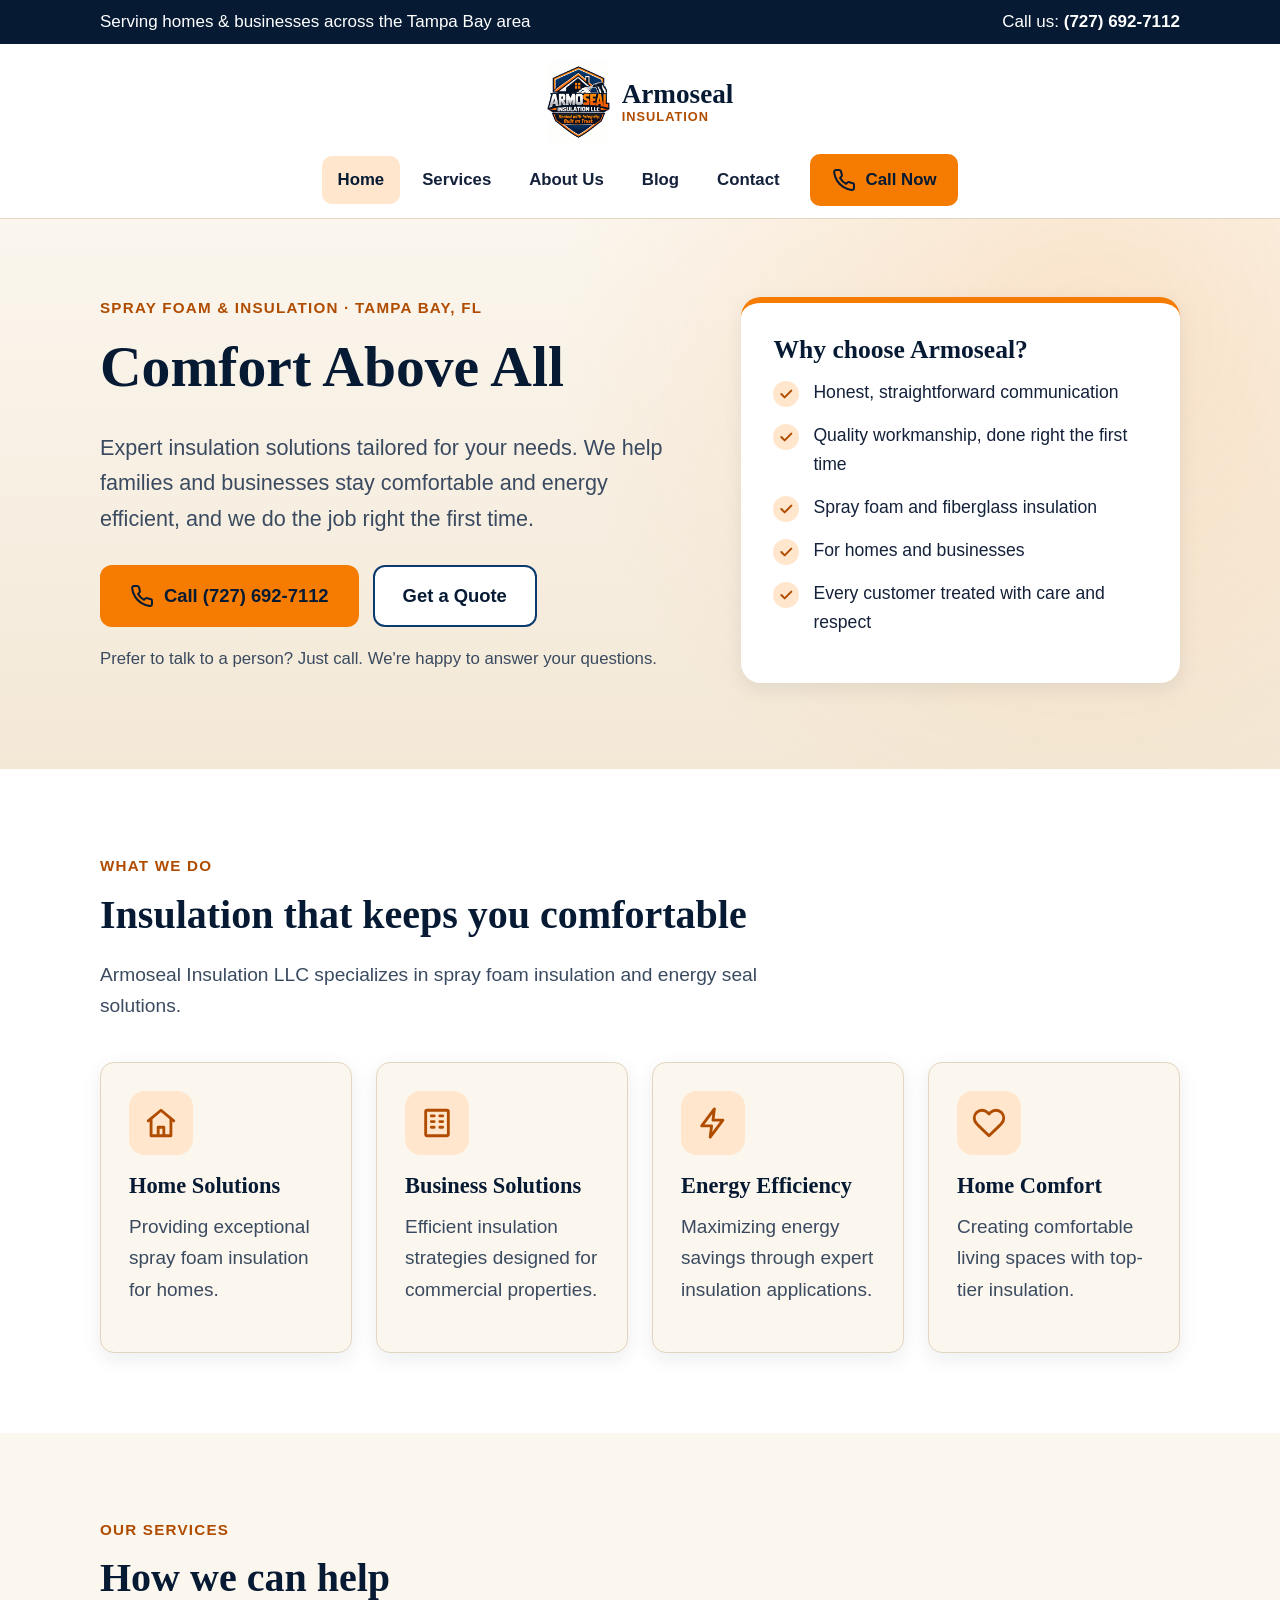
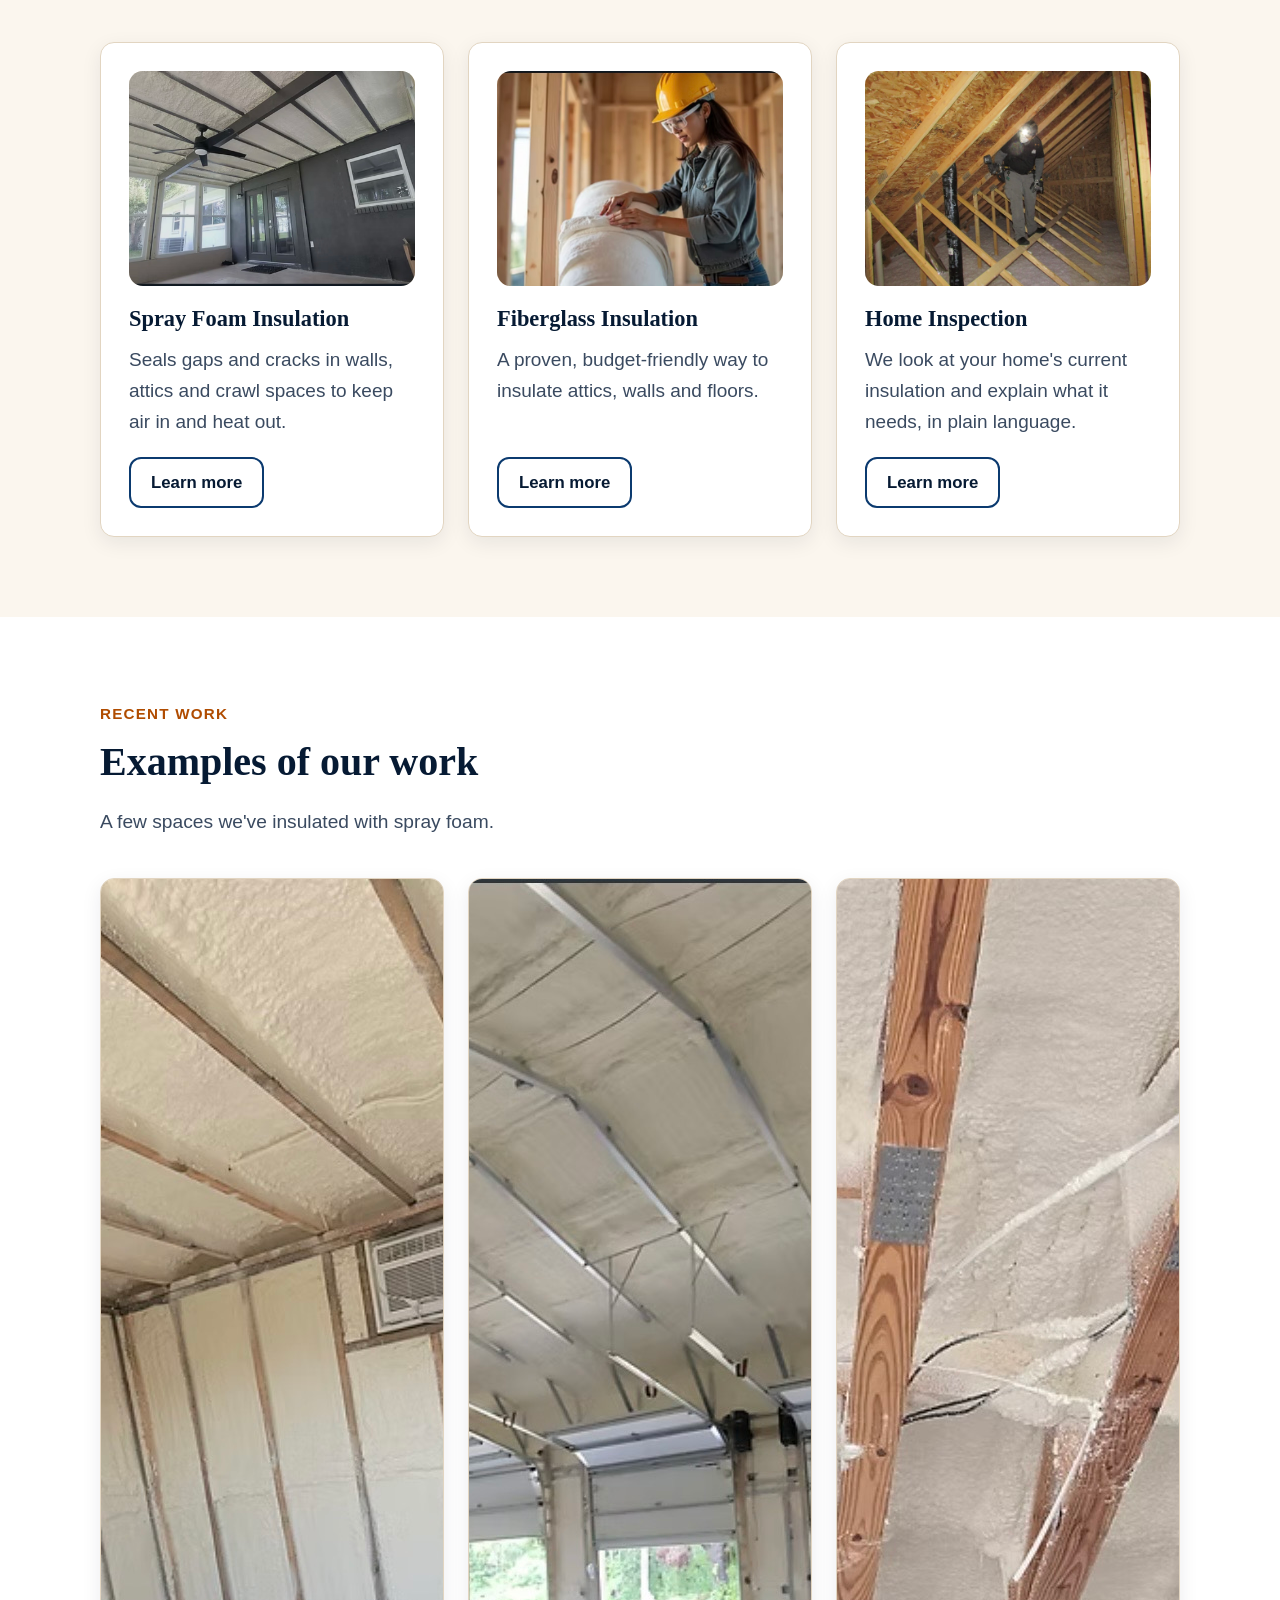
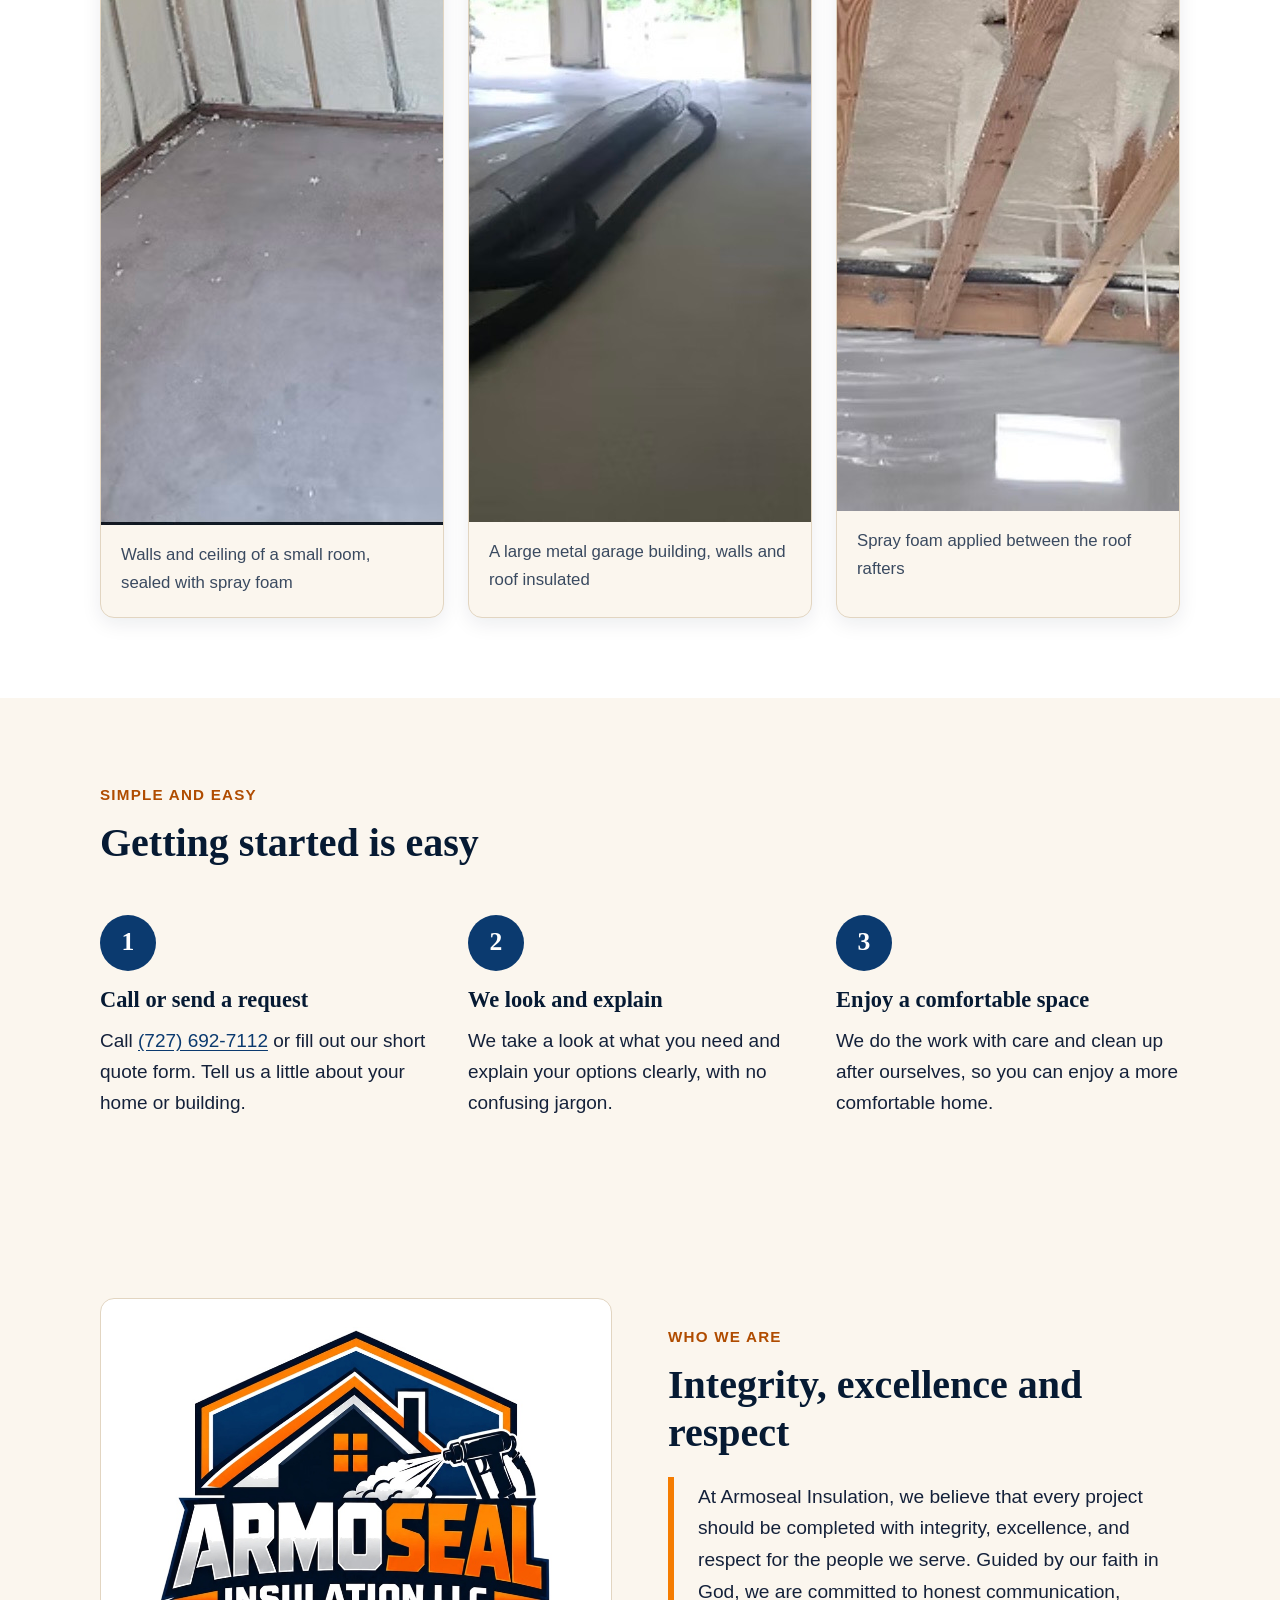
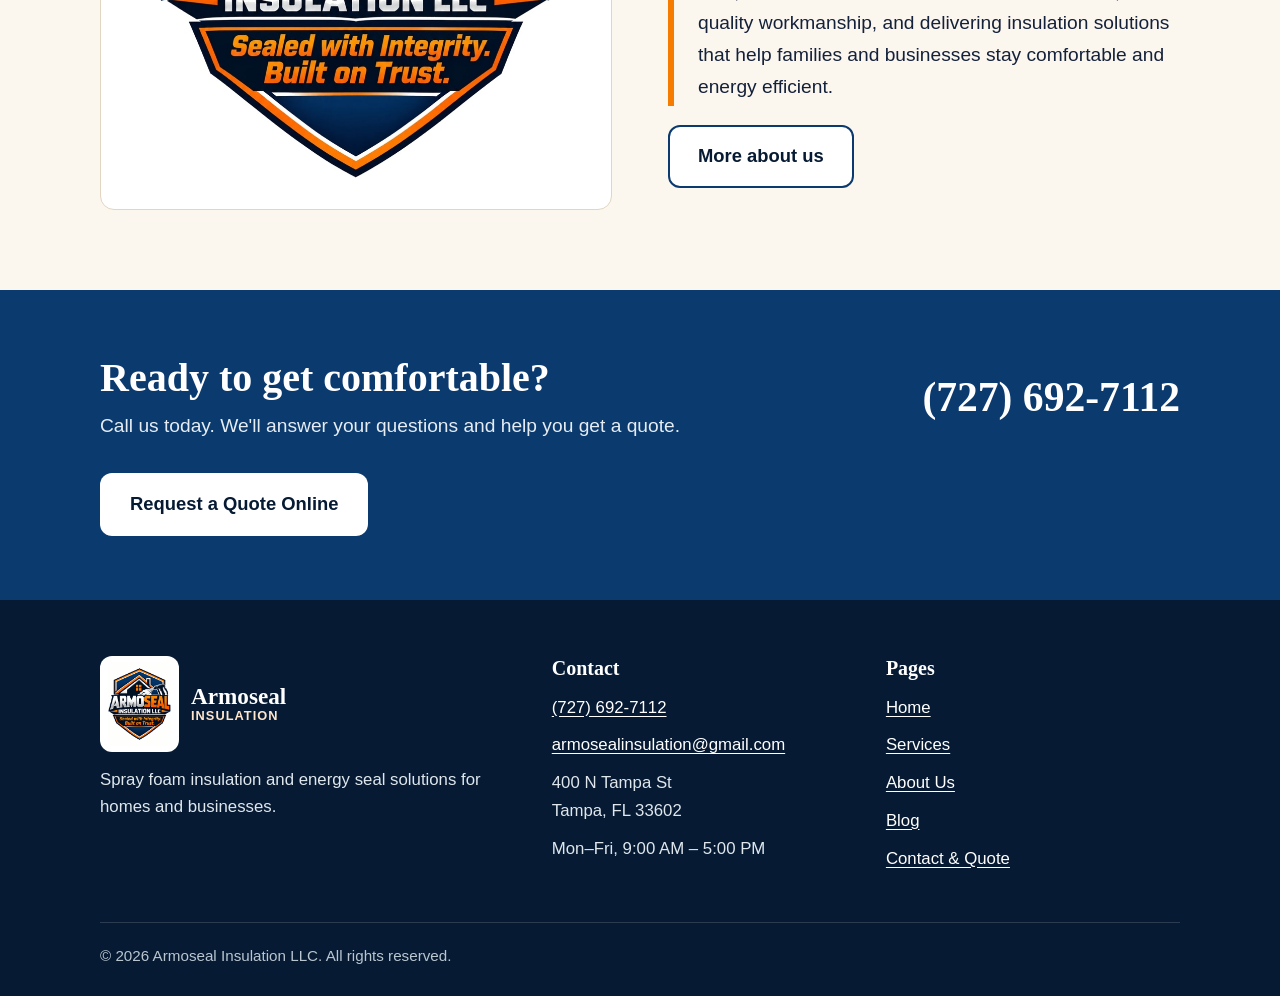
<file: index.html>
<!doctype html>
<html lang="en">
<head>
  <meta charset="utf-8">
  <meta name="viewport" content="width=device-width, initial-scale=1">
  <title>Armoseal Insulation | Spray Foam &amp; Insulation in Tampa, FL</title>
  <meta name="description" content="Armoseal Insulation LLC specializes in spray foam insulation and energy seal solutions for homes and businesses across the Tampa Bay area. Call (727) 692-7112.">
  <meta name="theme-color" content="#061a33">
  <link rel="icon" href="images/favicon.png?v=2" type="image/png">
  <link rel="apple-touch-icon" href="images/favicon.png?v=2">
  <link rel="stylesheet" href="css/styles.css?v=5">
</head>
<body>
  <a class="skip-link" href="#main">Skip to main content</a>

  <div class="topbar">
    <div class="container">
      <span class="hide-sm">Serving homes &amp; businesses across the Tampa Bay area</span>
      <span>Call us: <a href="tel:+17276927112">(727) 692-7112</a></span>
    </div>
  </div>

  <header class="site-header">
    <div class="container">
      <a class="brand" href="index.html" aria-label="Armoseal Insulation, home page">
        <img class="brand-logo" src="images/logo-small.png?v=2" alt="" width="225" height="300">
        <span class="brand-name">Armoseal<small>Insulation</small></span>
      </a>
      <button class="menu-toggle" type="button" aria-expanded="false" aria-controls="site-nav">
        <svg viewBox="0 0 24 24" fill="none" stroke="currentColor" stroke-width="2.5" stroke-linecap="round" aria-hidden="true"><path d="M4 6h16M4 12h16M4 18h16"/></svg>
        <span class="menu-label">Menu</span>
      </button>
      <nav class="nav" id="site-nav" aria-label="Main menu">
        <ul>
          <li><a href="index.html" aria-current="page">Home</a></li>
          <li><a href="services.html">Services</a></li>
          <li><a href="about.html">About Us</a></li>
          <li><a href="blog.html">Blog</a></li>
          <li><a href="contact.html">Contact</a></li>
          <li class="nav-call"><a class="btn btn-primary btn-small" href="tel:+17276927112">
            <svg viewBox="0 0 24 24" fill="none" stroke="currentColor" stroke-width="2" stroke-linecap="round" stroke-linejoin="round" aria-hidden="true"><path d="M22 16.92v3a2 2 0 0 1-2.18 2 19.79 19.79 0 0 1-8.63-3.07 19.5 19.5 0 0 1-6-6 19.79 19.79 0 0 1-3.07-8.67A2 2 0 0 1 4.11 2h3a2 2 0 0 1 2 1.72 12.84 12.84 0 0 0 .7 2.81 2 2 0 0 1-.45 2.11L8.09 9.91a16 16 0 0 0 6 6l1.27-1.27a2 2 0 0 1 2.11-.45 12.84 12.84 0 0 0 2.81.7A2 2 0 0 1 22 16.92z"/></svg>
            Call Now</a></li>
        </ul>
      </nav>
    </div>
  </header>

  <main id="main">
    <!-- Hero -->
    <section class="hero">
      <div class="container">
        <div>
          <span class="eyebrow">Spray foam &amp; insulation · Tampa Bay, FL</span>
          <h1>Comfort Above All</h1>
          <p class="lead">Expert insulation solutions tailored for your needs. We help families and businesses stay comfortable and energy efficient, and we do the job right the first time.</p>
          <div class="btn-row">
            <a class="btn btn-primary" href="tel:+17276927112">
              <svg viewBox="0 0 24 24" fill="none" stroke="currentColor" stroke-width="2" stroke-linecap="round" stroke-linejoin="round" aria-hidden="true"><path d="M22 16.92v3a2 2 0 0 1-2.18 2 19.79 19.79 0 0 1-8.63-3.07 19.5 19.5 0 0 1-6-6 19.79 19.79 0 0 1-3.07-8.67A2 2 0 0 1 4.11 2h3a2 2 0 0 1 2 1.72 12.84 12.84 0 0 0 .7 2.81 2 2 0 0 1-.45 2.11L8.09 9.91a16 16 0 0 0 6 6l1.27-1.27a2 2 0 0 1 2.11-.45 12.84 12.84 0 0 0 2.81.7A2 2 0 0 1 22 16.92z"/></svg>
              Call (727) 692-7112
            </a>
            <a class="btn btn-secondary" href="contact.html">Get a Quote</a>
          </div>
          <p class="hero-note">Prefer to talk to a person? Just call. We're happy to answer your questions.</p>
        </div>
        <aside class="hero-card" aria-labelledby="why-title">
          <h2 id="why-title">Why choose Armoseal?</h2>
          <ul class="check-list">
            <li>Honest, straightforward communication</li>
            <li>Quality workmanship, done right the first time</li>
            <li>Spray foam and fiberglass insulation</li>
            <li>For homes and businesses</li>
            <li>Every customer treated with care and respect</li>
          </ul>
        </aside>
      </div>
    </section>

    <!-- What we do -->
    <section class="section section-alt" aria-labelledby="projects-title">
      <div class="container">
        <div class="section-head">
          <span class="eyebrow">What we do</span>
          <h2 id="projects-title">Insulation that keeps you comfortable</h2>
          <p>Armoseal Insulation LLC specializes in spray foam insulation and energy seal solutions.</p>
        </div>
        <div class="grid grid-4">
          <article class="card">
            <div class="icon-badge"><svg viewBox="0 0 24 24" fill="none" stroke="currentColor" stroke-width="2" stroke-linecap="round" stroke-linejoin="round" aria-hidden="true"><path d="M3 10.5 12 3l9 7.5"/><path d="M5 9.5V21h14V9.5"/><path d="M10 21v-6h4v6"/></svg></div>
            <h3>Home Solutions</h3>
            <p>Providing exceptional spray foam insulation for homes.</p>
          </article>
          <article class="card">
            <div class="icon-badge"><svg viewBox="0 0 24 24" fill="none" stroke="currentColor" stroke-width="2" stroke-linecap="round" stroke-linejoin="round" aria-hidden="true"><rect x="4" y="3" width="16" height="18" rx="1"/><path d="M8 7h2M14 7h2M8 11h2M14 11h2M8 15h2M14 15h2"/></svg></div>
            <h3>Business Solutions</h3>
            <p>Efficient insulation strategies designed for commercial properties.</p>
          </article>
          <article class="card">
            <div class="icon-badge"><svg viewBox="0 0 24 24" fill="none" stroke="currentColor" stroke-width="2" stroke-linecap="round" stroke-linejoin="round" aria-hidden="true"><path d="M13 2 4 14h7l-1 8 9-12h-7l1-8z"/></svg></div>
            <h3>Energy Efficiency</h3>
            <p>Maximizing energy savings through expert insulation applications.</p>
          </article>
          <article class="card">
            <div class="icon-badge"><svg viewBox="0 0 24 24" fill="none" stroke="currentColor" stroke-width="2" stroke-linecap="round" stroke-linejoin="round" aria-hidden="true"><path d="M20.8 4.6a5.5 5.5 0 0 0-7.8 0L12 5.7l-1-1.1a5.5 5.5 0 0 0-7.8 7.8l1 1.1L12 21l7.8-7.5 1-1.1a5.5 5.5 0 0 0 0-7.8z"/></svg></div>
            <h3>Home Comfort</h3>
            <p>Creating comfortable living spaces with top-tier insulation.</p>
          </article>
        </div>
      </div>
    </section>

    <!-- Services preview -->
    <section class="section" aria-labelledby="services-title">
      <div class="container">
        <div class="section-head">
          <span class="eyebrow">Our services</span>
          <h2 id="services-title">How we can help</h2>
        </div>
        <div class="grid grid-3">
          <article class="card">
            <div class="photo" style="margin-bottom:20px"><img src="images/spray-foam-sunroom.jpg" alt="Sunroom ceiling sealed with white spray foam insulation between the beams" width="1071" height="702" loading="lazy"></div>
            <h3>Spray Foam Insulation</h3>
            <p>Seals gaps and cracks in walls, attics and crawl spaces to keep air in and heat out.</p>
            <a class="btn btn-secondary btn-small" href="services.html#spray-foam">Learn more</a>
          </article>
          <article class="card">
            <div class="photo" style="margin-bottom:20px"><img src="images/fiberglass-install.jpg" alt="Installer in a hard hat and safety glasses handling a roll of fiberglass insulation" width="1067" height="703" loading="lazy"></div>
            <h3>Fiberglass Insulation</h3>
            <p>A proven, budget-friendly way to insulate attics, walls and floors.</p>
            <a class="btn btn-secondary btn-small" href="services.html#fiberglass">Learn more</a>
          </article>
          <article class="card">
            <div class="photo" style="margin-bottom:20px"><img src="images/home-inspection-attic.jpg" alt="Inspector with a headlamp and thermal camera checking the insulation in an attic" width="1400" height="1050" loading="lazy"></div>
            <h3>Home Inspection</h3>
            <p>We look at your home's current insulation and explain what it needs, in plain language.</p>
            <a class="btn btn-secondary btn-small" href="services.html#inspection">Learn more</a>
          </article>
        </div>
      </div>
    </section>

    <!-- Recent work -->
    <section class="section section-alt" aria-labelledby="work-title">
      <div class="container">
        <div class="section-head">
          <span class="eyebrow">Recent work</span>
          <h2 id="work-title">Examples of our work</h2>
          <p>A few spaces we've insulated with spray foam.</p>
        </div>
        <div class="grid grid-3 gallery">
          <figure>
            <img src="images/work-room-spray-foam.jpg" alt="Small room with walls and ceiling fully covered in spray foam insulation" width="1063" height="1246" loading="lazy">
            <figcaption>Walls and ceiling of a small room, sealed with spray foam</figcaption>
          </figure>
          <figure>
            <img src="images/work-garage-spray-foam.jpg" alt="Large metal garage building with three roll-up doors, walls and roof insulated with spray foam" width="1056" height="1243" loading="lazy">
            <figcaption>A large metal garage building, walls and roof insulated</figcaption>
          </figure>
          <figure>
            <img src="images/work-ceiling-spray-foam.jpg" alt="Spray foam insulation applied between wooden roof rafters" width="1057" height="1232" loading="lazy">
            <figcaption>Spray foam applied between the roof rafters</figcaption>
          </figure>
        </div>
      </div>
    </section>

    <!-- How it works -->
    <section class="section" aria-labelledby="steps-title">
      <div class="container">
        <div class="section-head">
          <span class="eyebrow">Simple and easy</span>
          <h2 id="steps-title">Getting started is easy</h2>
        </div>
        <div class="grid grid-3 steps">
          <div class="step">
            <div class="step-num">1</div>
            <h3>Call or send a request</h3>
            <p>Call <a href="tel:+17276927112">(727) 692-7112</a> or fill out our short quote form. Tell us a little about your home or building.</p>
          </div>
          <div class="step">
            <div class="step-num">2</div>
            <h3>We look and explain</h3>
            <p>We take a look at what you need and explain your options clearly, with no confusing jargon.</p>
          </div>
          <div class="step">
            <div class="step-num">3</div>
            <h3>Enjoy a comfortable space</h3>
            <p>We do the work with care and clean up after ourselves, so you can enjoy a more comfortable home.</p>
          </div>
        </div>
      </div>
    </section>

    <!-- Who we are -->
    <section class="section" aria-labelledby="about-title">
      <div class="container split">
        <div class="photo logo-panel"><img src="images/logo-panel.jpg?v=3" alt="Armoseal Insulation LLC logo with the motto: Sealed with Integrity. Built on Trust." width="779" height="900" loading="lazy"></div>
        <div>
          <span class="eyebrow">Who we are</span>
          <h2 id="about-title">Integrity, excellence and respect</h2>
          <p class="quote-block">At Armoseal Insulation, we believe that every project should be completed with integrity, excellence, and respect for the people we serve. Guided by our faith in God, we are committed to honest communication, quality workmanship, and delivering insulation solutions that help families and businesses stay comfortable and energy efficient.</p>
          <a class="btn btn-secondary" href="about.html">More about us</a>
        </div>
      </div>
    </section>

    <!--
      TESTIMONIALS: add real customer reviews here when you have them.
      Copy this block and replace the text and name:
      <section class="section section-alt">
        <div class="container">
          <h2>What our customers say</h2>
          <div class="grid grid-3">
            <blockquote class="card"><p>"Customer's words here."</p><footer>— Name, City</footer></blockquote>
          </div>
        </div>
      </section>
    -->

    <section class="cta-band" aria-labelledby="cta-title">
      <div class="container">
        <div>
          <h2 id="cta-title">Ready to get comfortable?</h2>
          <p>Call us today. We'll answer your questions and help you get a quote.</p>
        </div>
        <div class="btn-row">
          <a class="big-phone" href="tel:+17276927112">(727) 692-7112</a>
        </div>
        <div class="btn-row">
          <a class="btn btn-light" href="contact.html">Request a Quote Online</a>
        </div>
      </div>
    </section>
  </main>

  <footer class="site-footer">
    <div class="container">
      <div class="footer-grid">
        <div>
          <a class="brand" href="index.html">
            <img class="brand-logo" src="images/logo-small.png?v=2" alt="" width="225" height="300">
            <span class="brand-name">Armoseal<small>Insulation</small></span>
          </a>
          <p>Spray foam insulation and energy seal solutions for homes and businesses.</p>
        </div>
        <div>
          <h2>Contact</h2>
          <ul>
            <li><a href="tel:+17276927112">(727) 692-7112</a></li>
            <li><a href="mailto:armosealinsulation@gmail.com">armosealinsulation@gmail.com</a></li>
            <li>400 N Tampa St<br>Tampa, FL 33602</li>
            <li>Mon–Fri, 9:00 AM – 5:00 PM</li>
          </ul>
        </div>
        <div>
          <h2>Pages</h2>
          <ul>
            <li><a href="index.html">Home</a></li>
            <li><a href="services.html">Services</a></li>
            <li><a href="about.html">About Us</a></li>
            <li><a href="blog.html">Blog</a></li>
            <li><a href="contact.html">Contact &amp; Quote</a></li>
          </ul>
        </div>
      </div>
      <div class="footer-bottom">© <span id="year">2026</span> Armoseal Insulation LLC. All rights reserved.</div>
    </div>
  </footer>

  <div class="call-bar">
    <a class="btn btn-primary" href="tel:+17276927112">
      <svg viewBox="0 0 24 24" fill="none" stroke="currentColor" stroke-width="2" stroke-linecap="round" stroke-linejoin="round" aria-hidden="true"><path d="M22 16.92v3a2 2 0 0 1-2.18 2 19.79 19.79 0 0 1-8.63-3.07 19.5 19.5 0 0 1-6-6 19.79 19.79 0 0 1-3.07-8.67A2 2 0 0 1 4.11 2h3a2 2 0 0 1 2 1.72 12.84 12.84 0 0 0 .7 2.81 2 2 0 0 1-.45 2.11L8.09 9.91a16 16 0 0 0 6 6l1.27-1.27a2 2 0 0 1 2.11-.45 12.84 12.84 0 0 0 2.81.7A2 2 0 0 1 22 16.92z"/></svg>
      Call Us
    </a>
    <a class="btn btn-secondary" href="contact.html">Get a Quote</a>
  </div>

  <script src="js/main.js?v=3"></script>
</body>
</html>
</file>
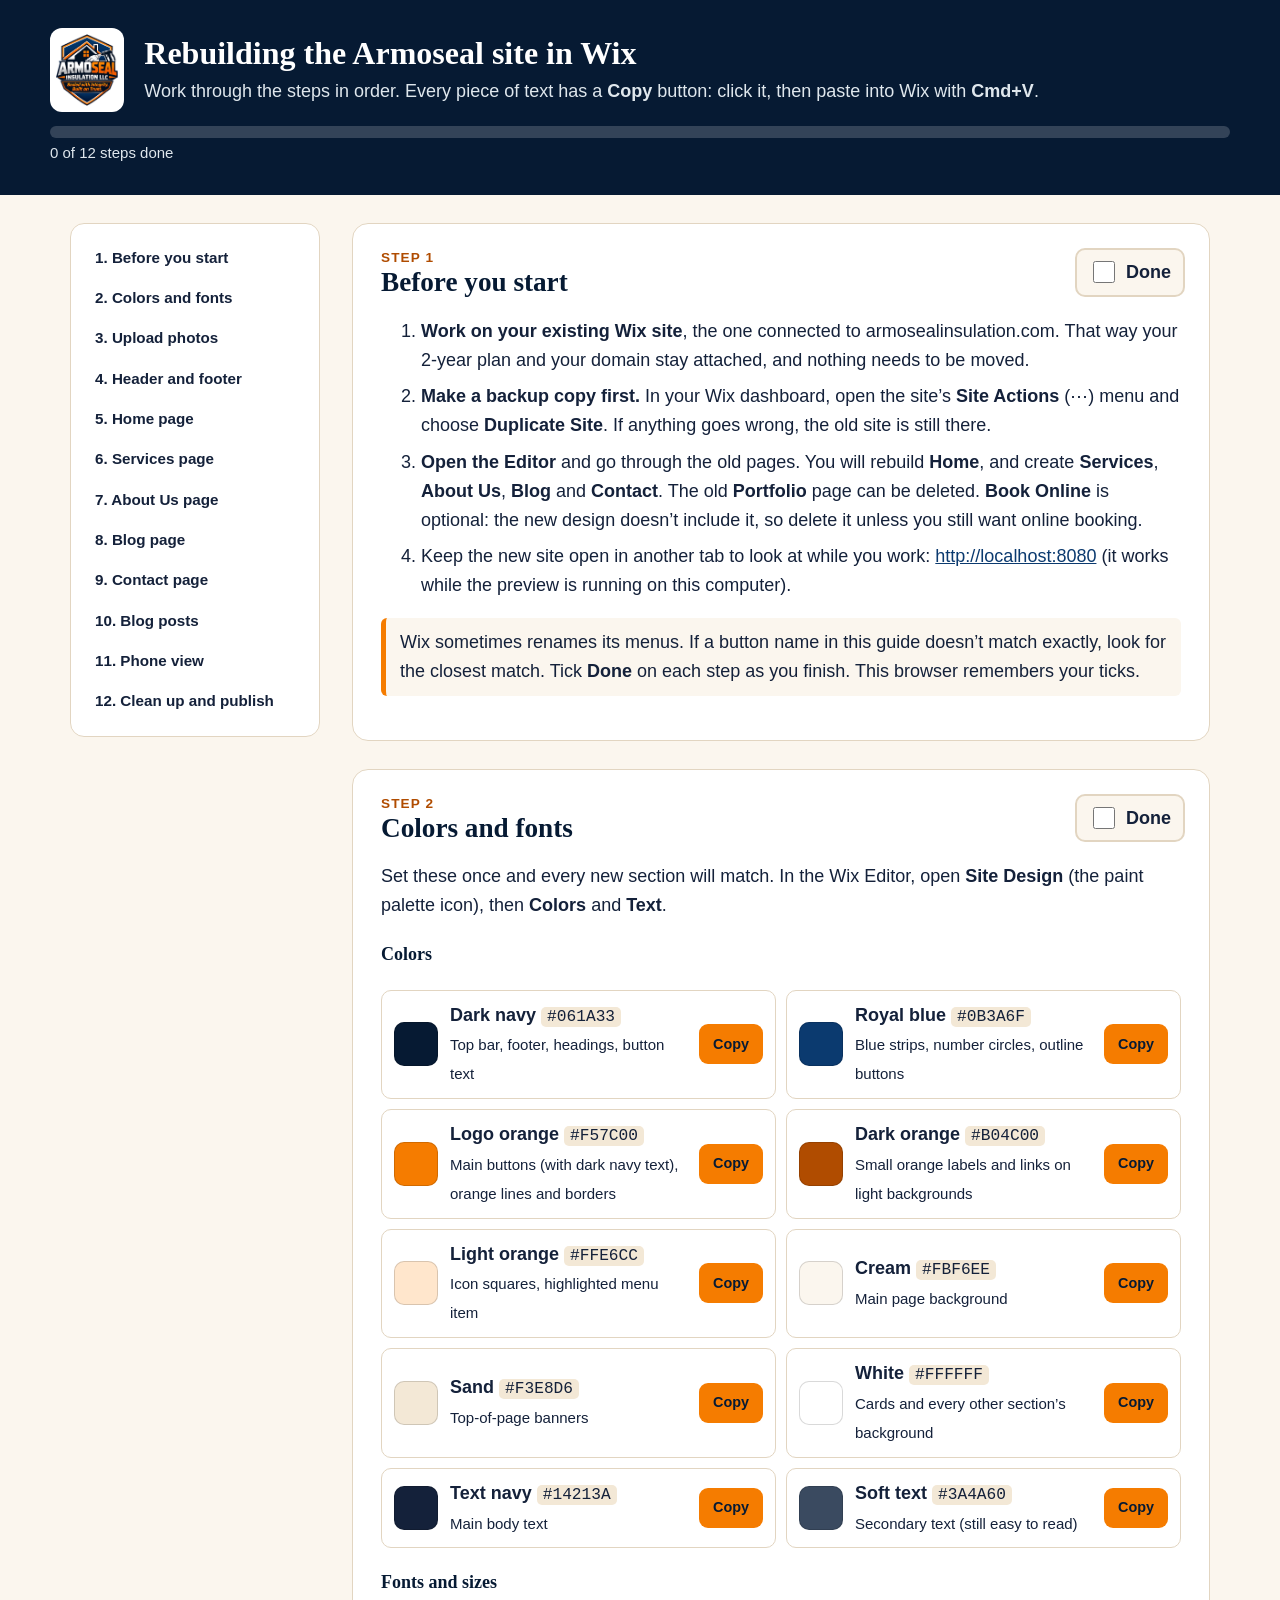
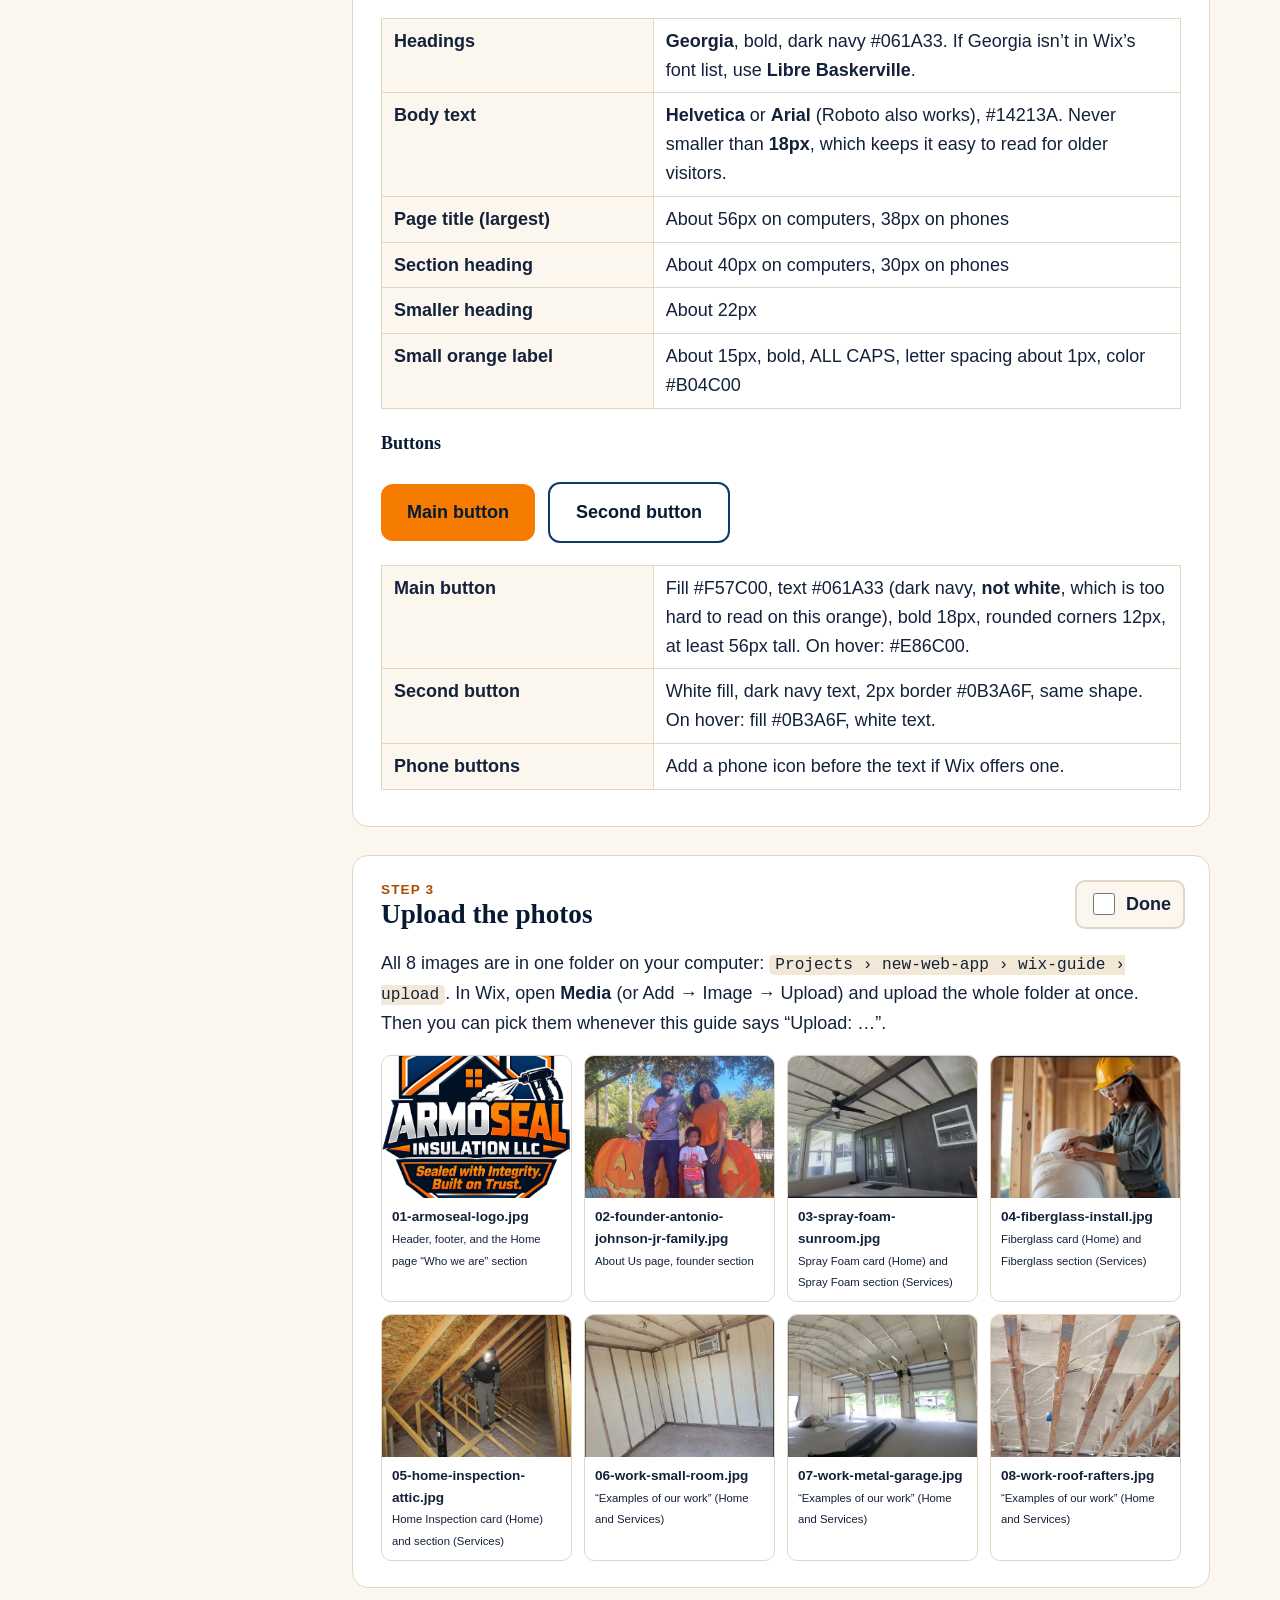
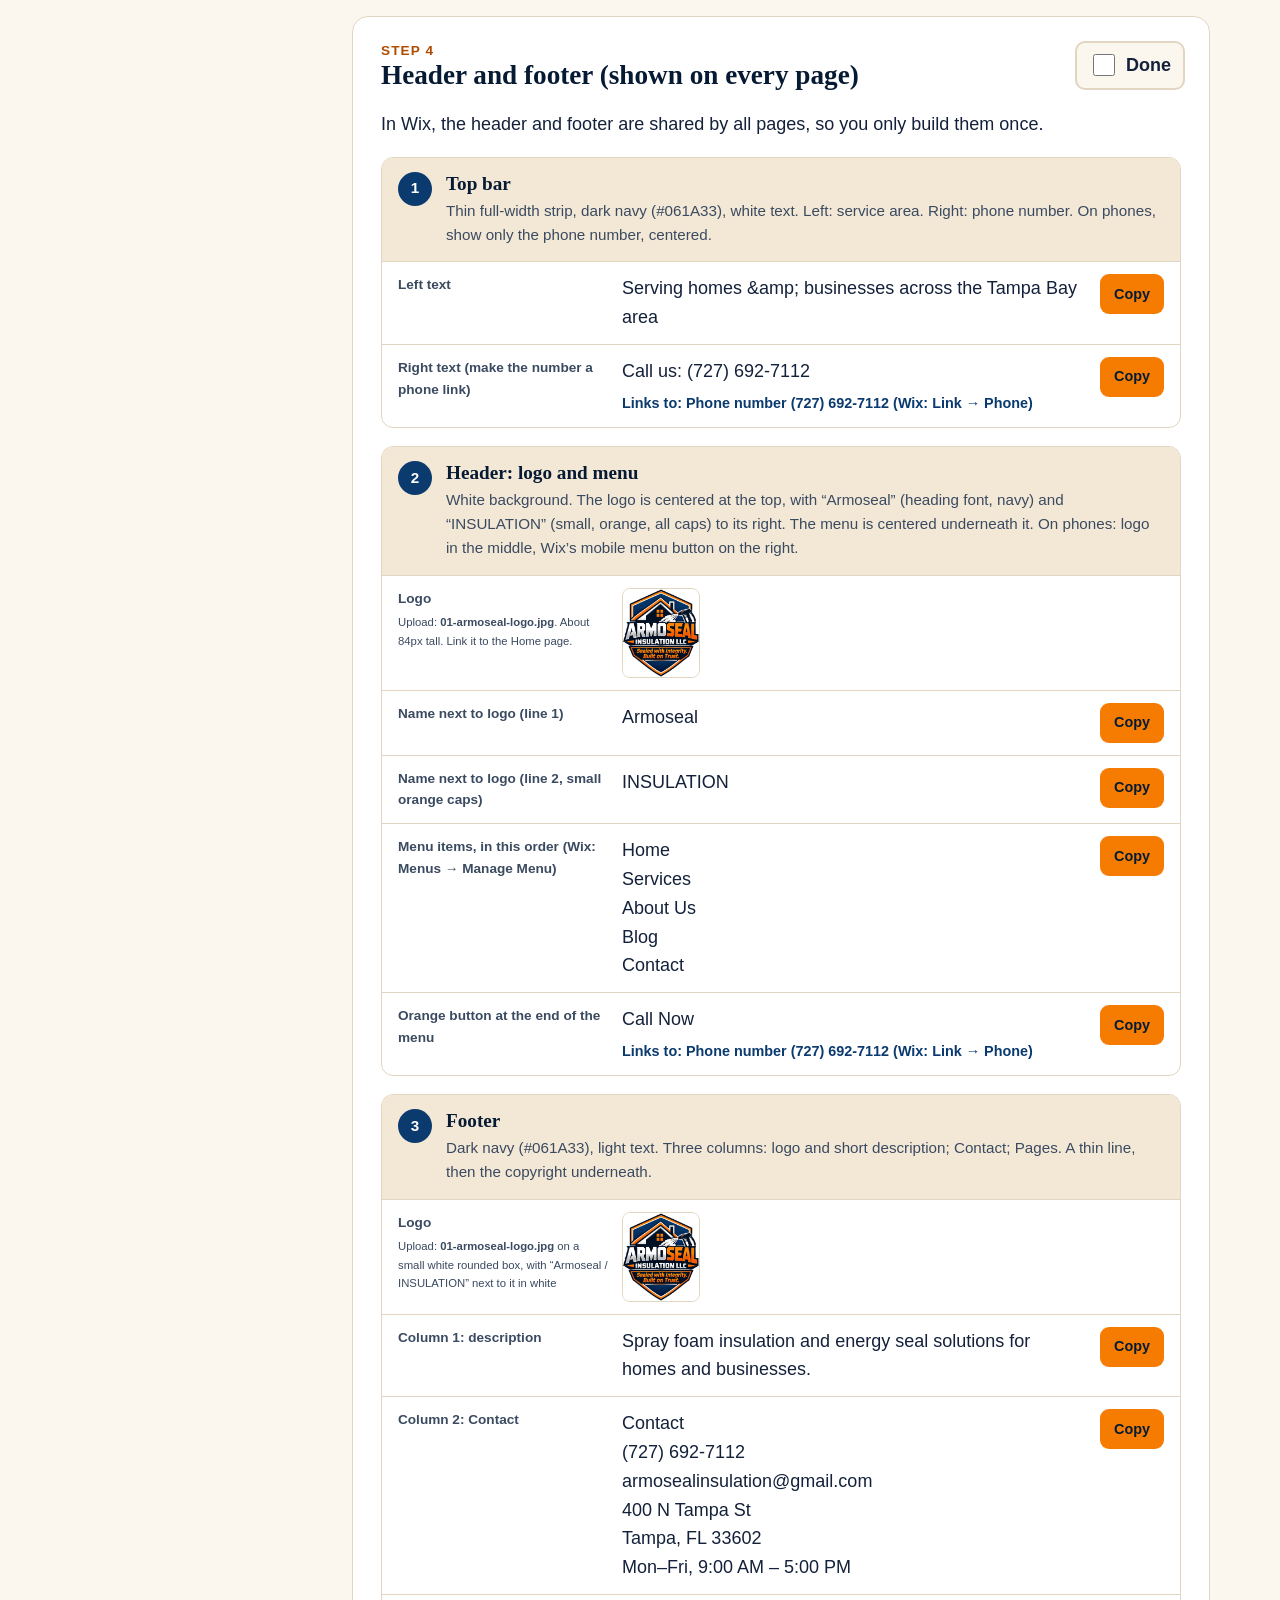
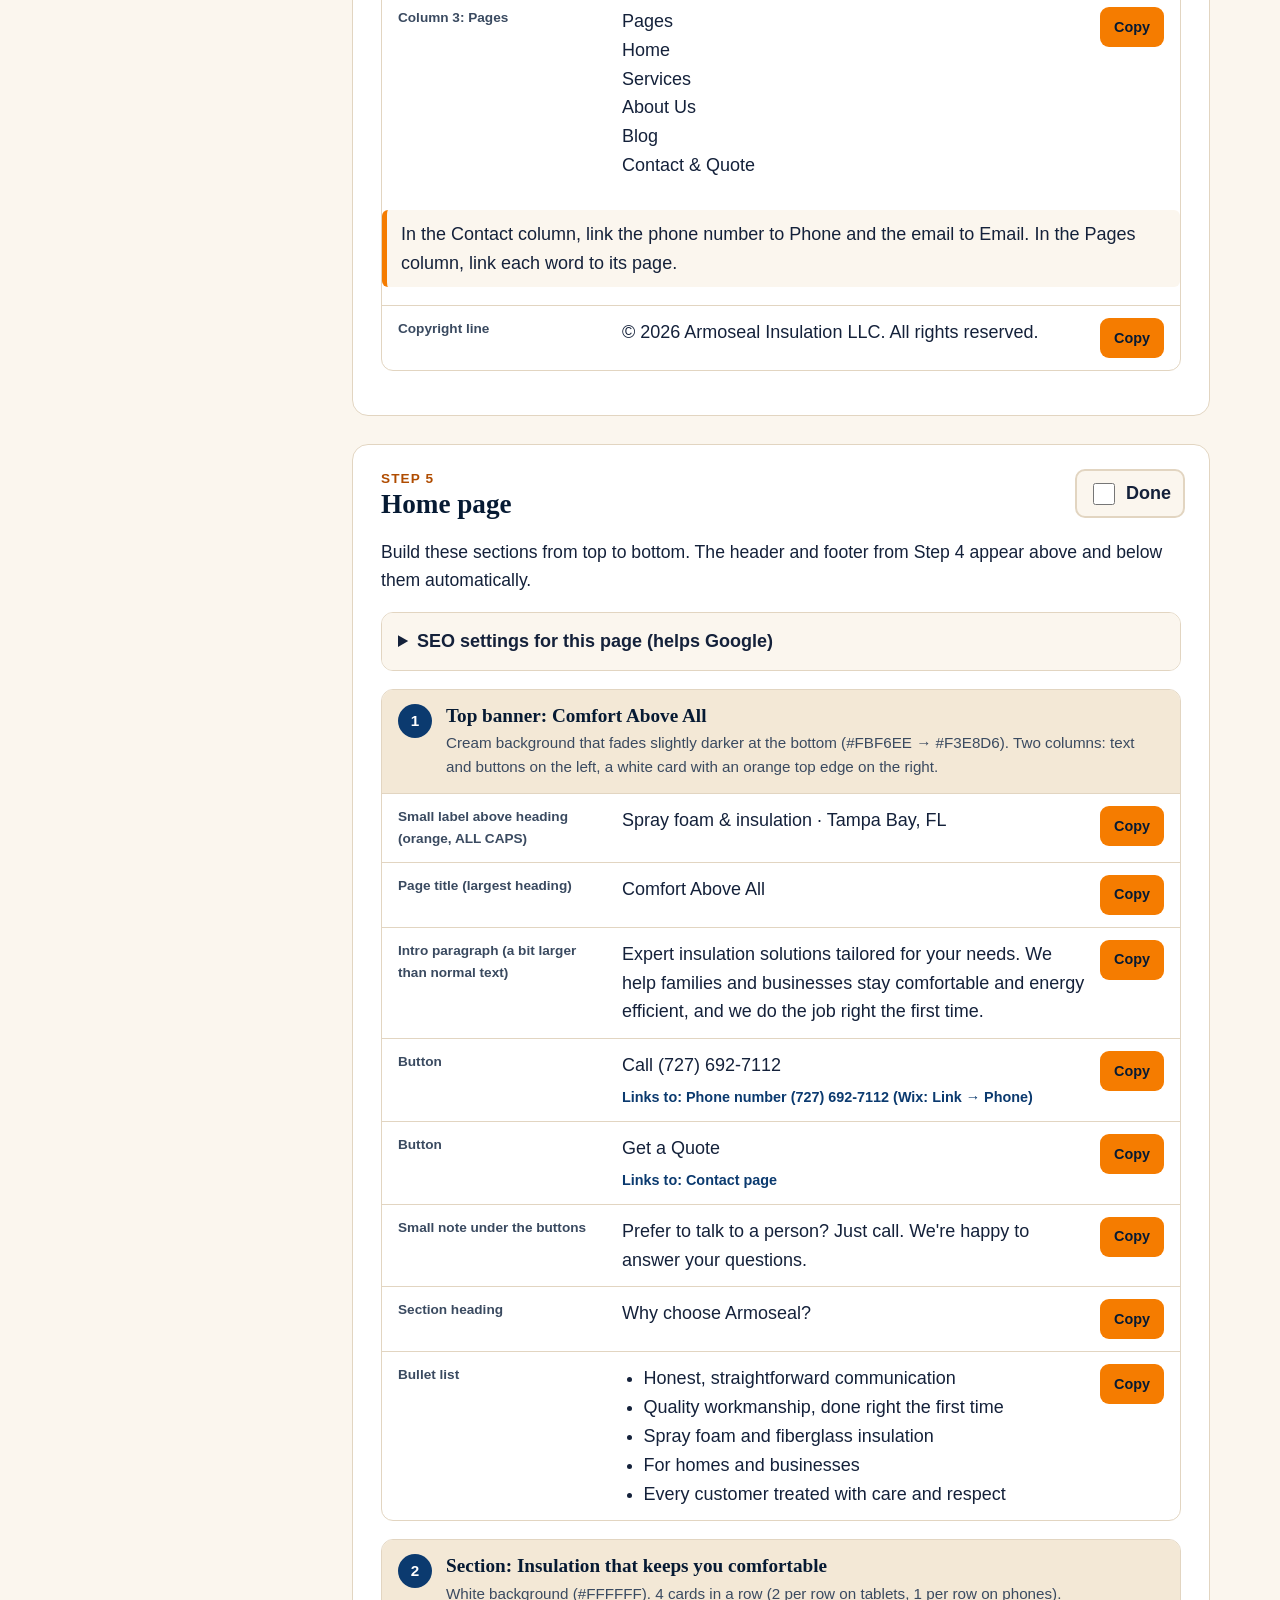
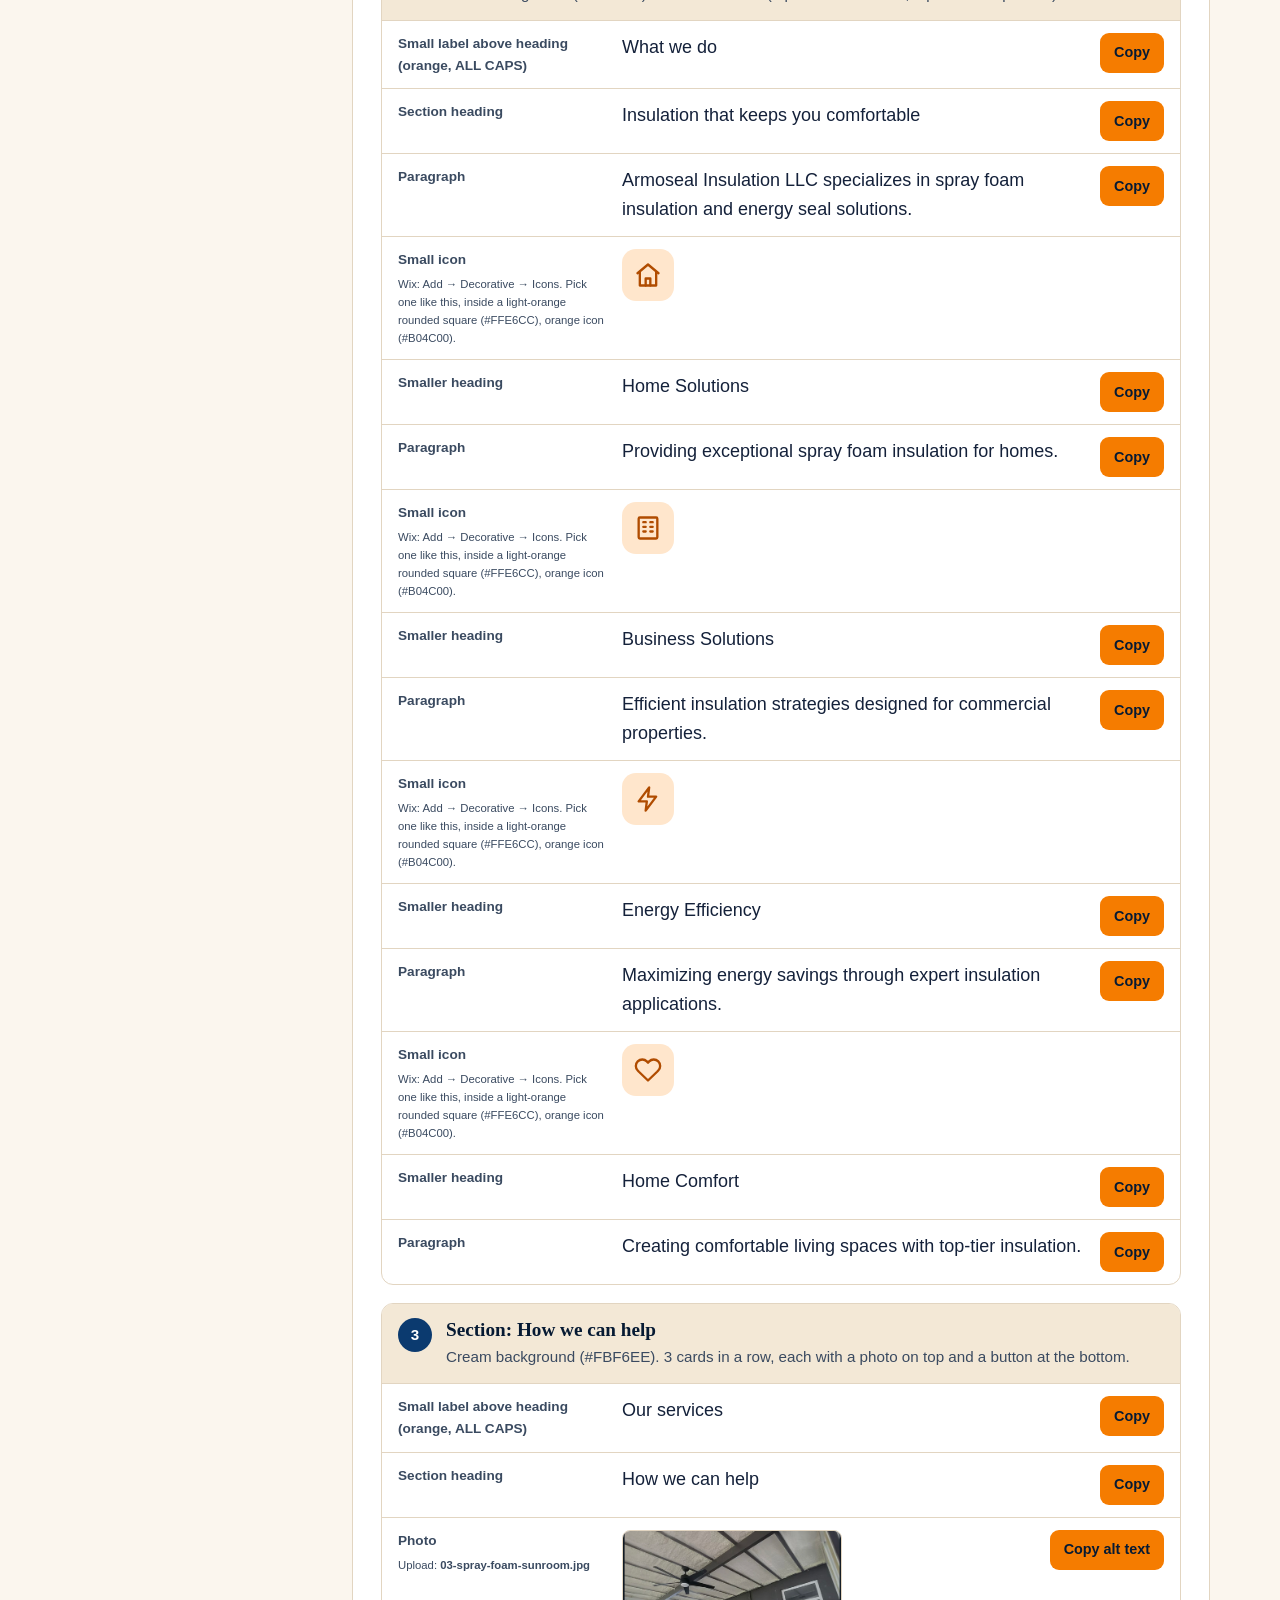
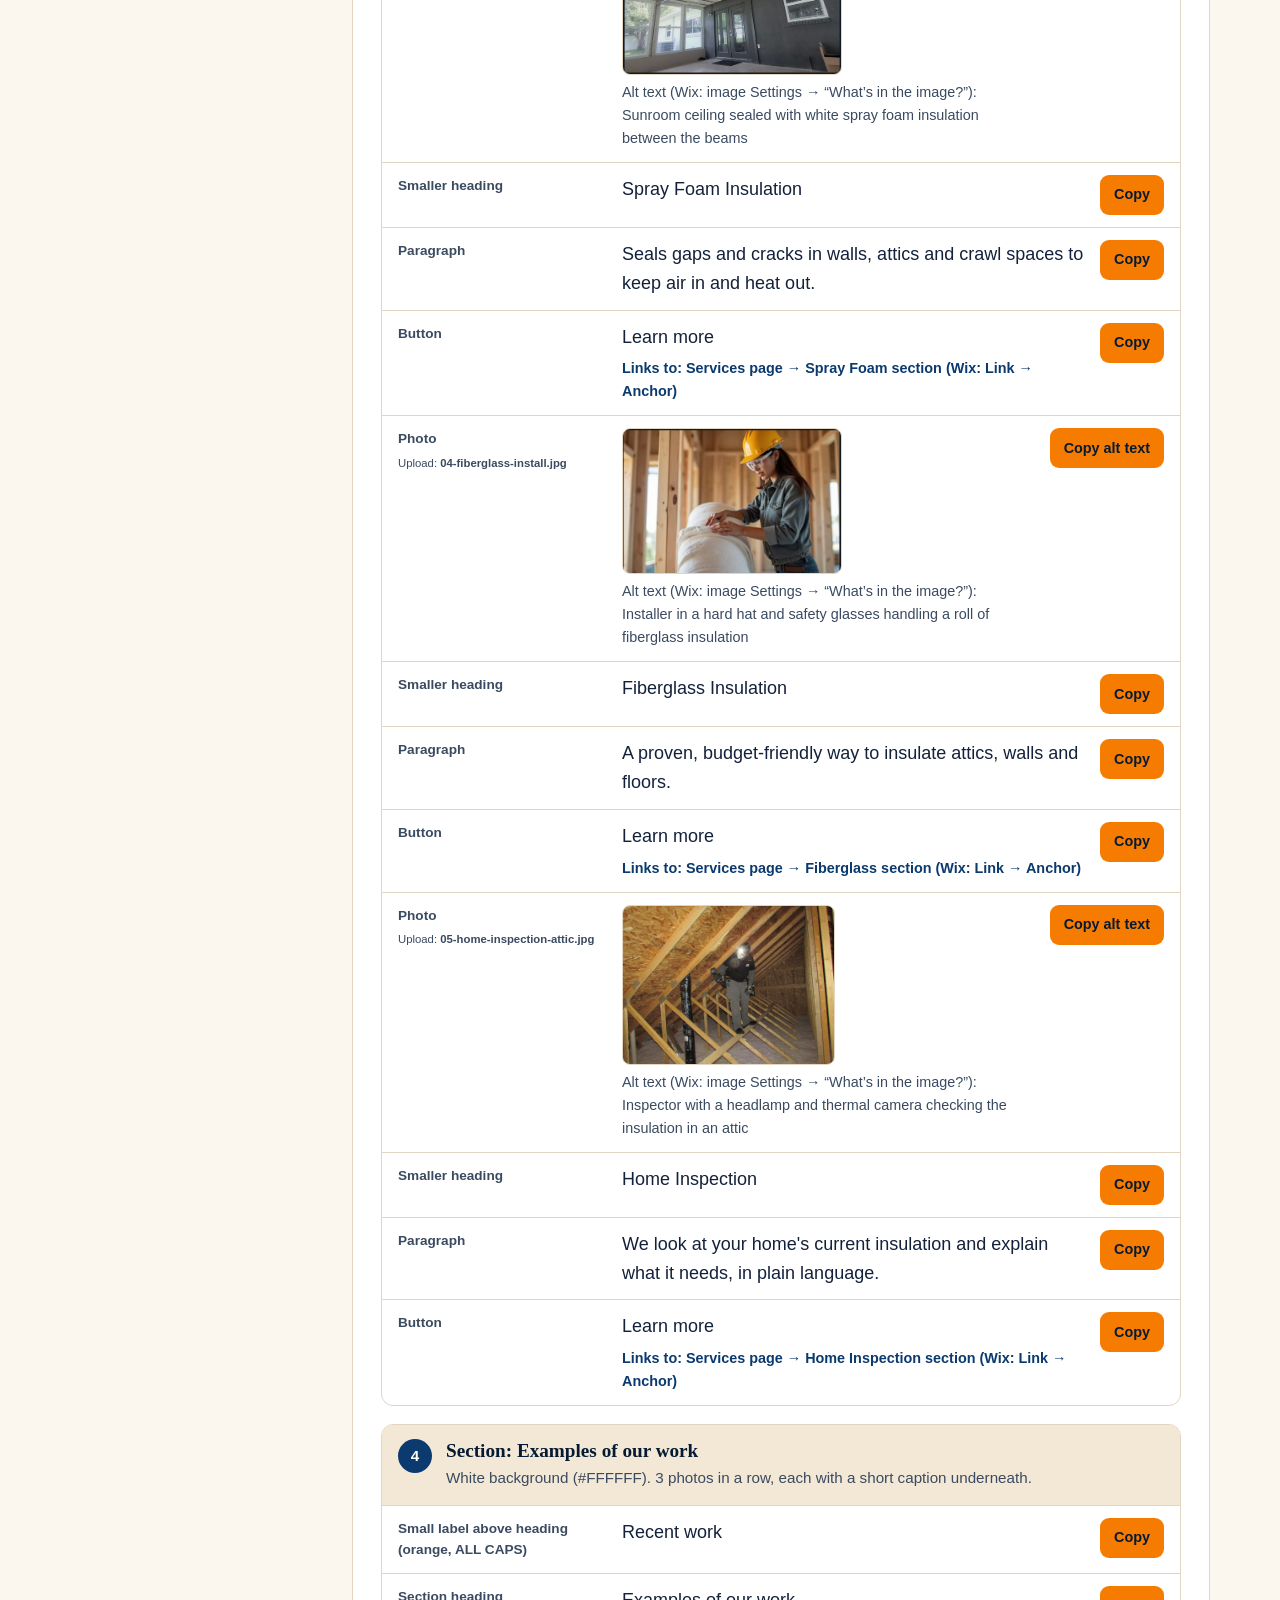
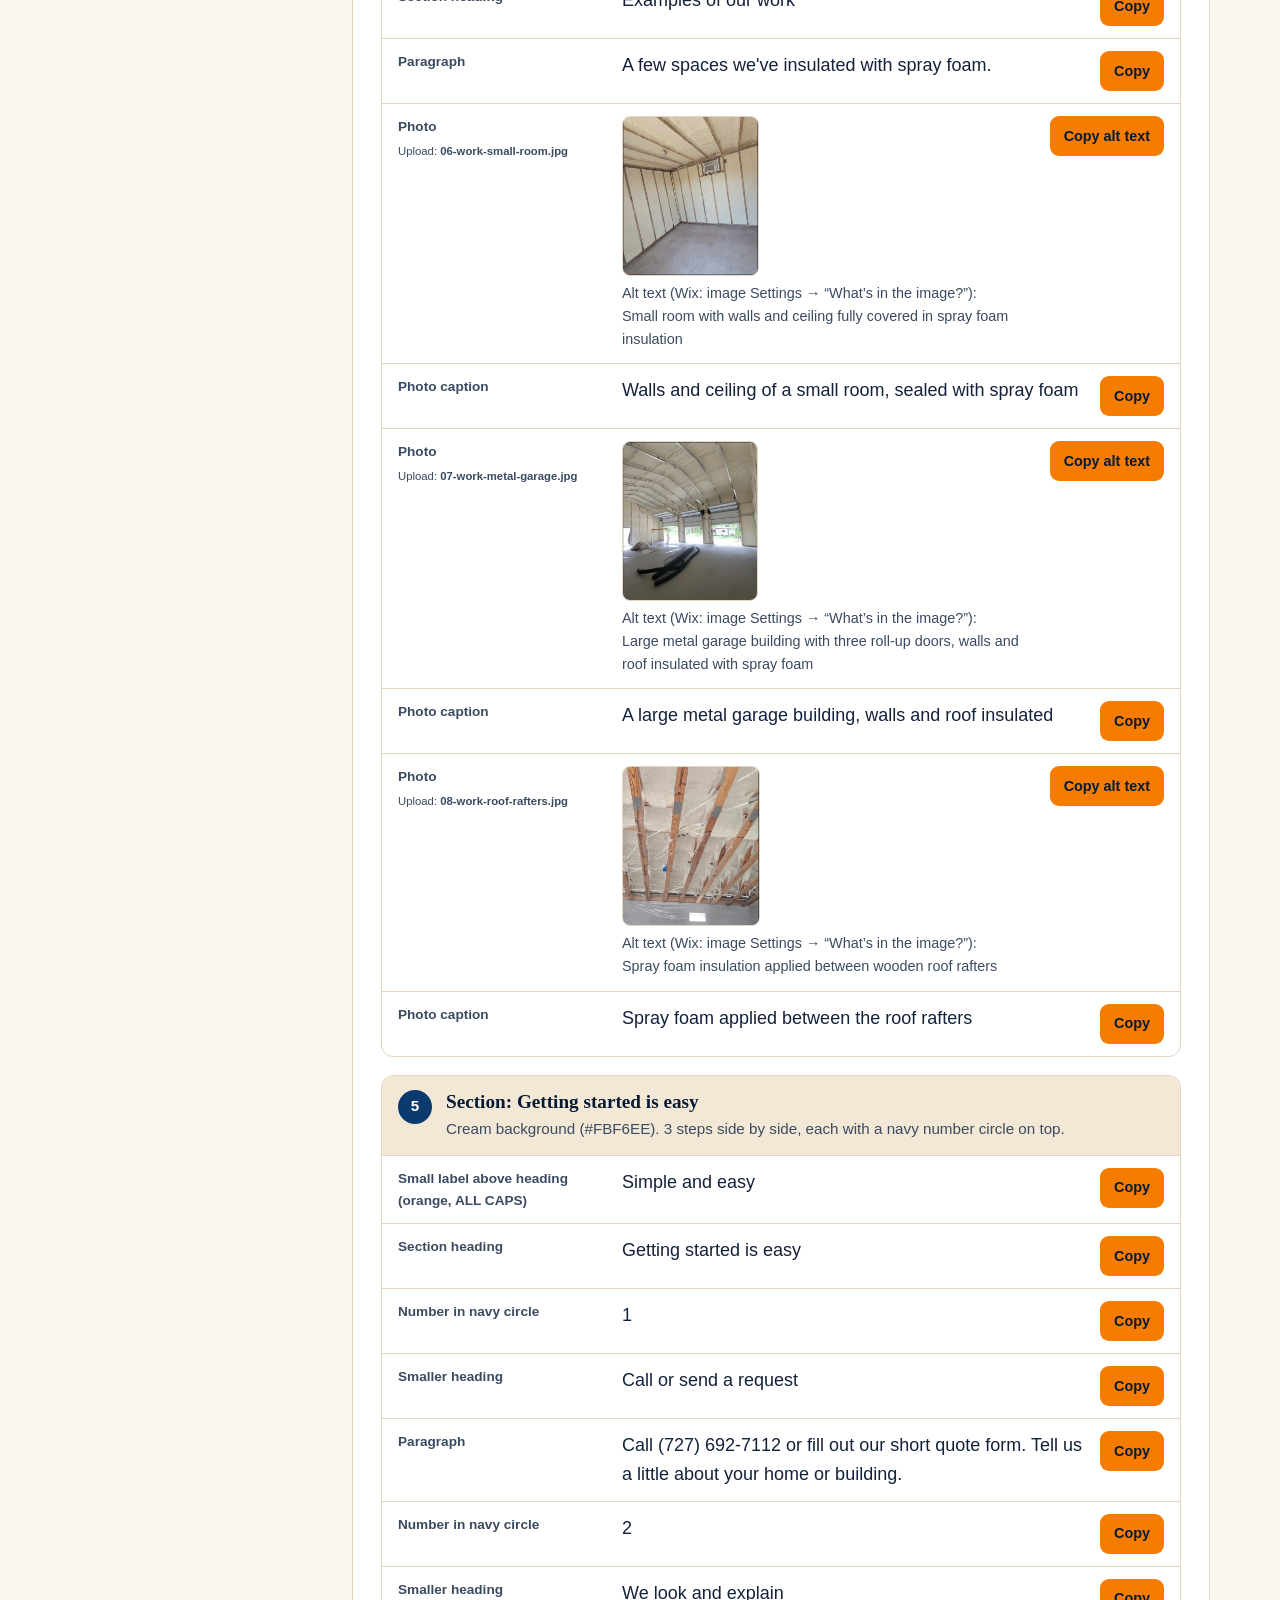
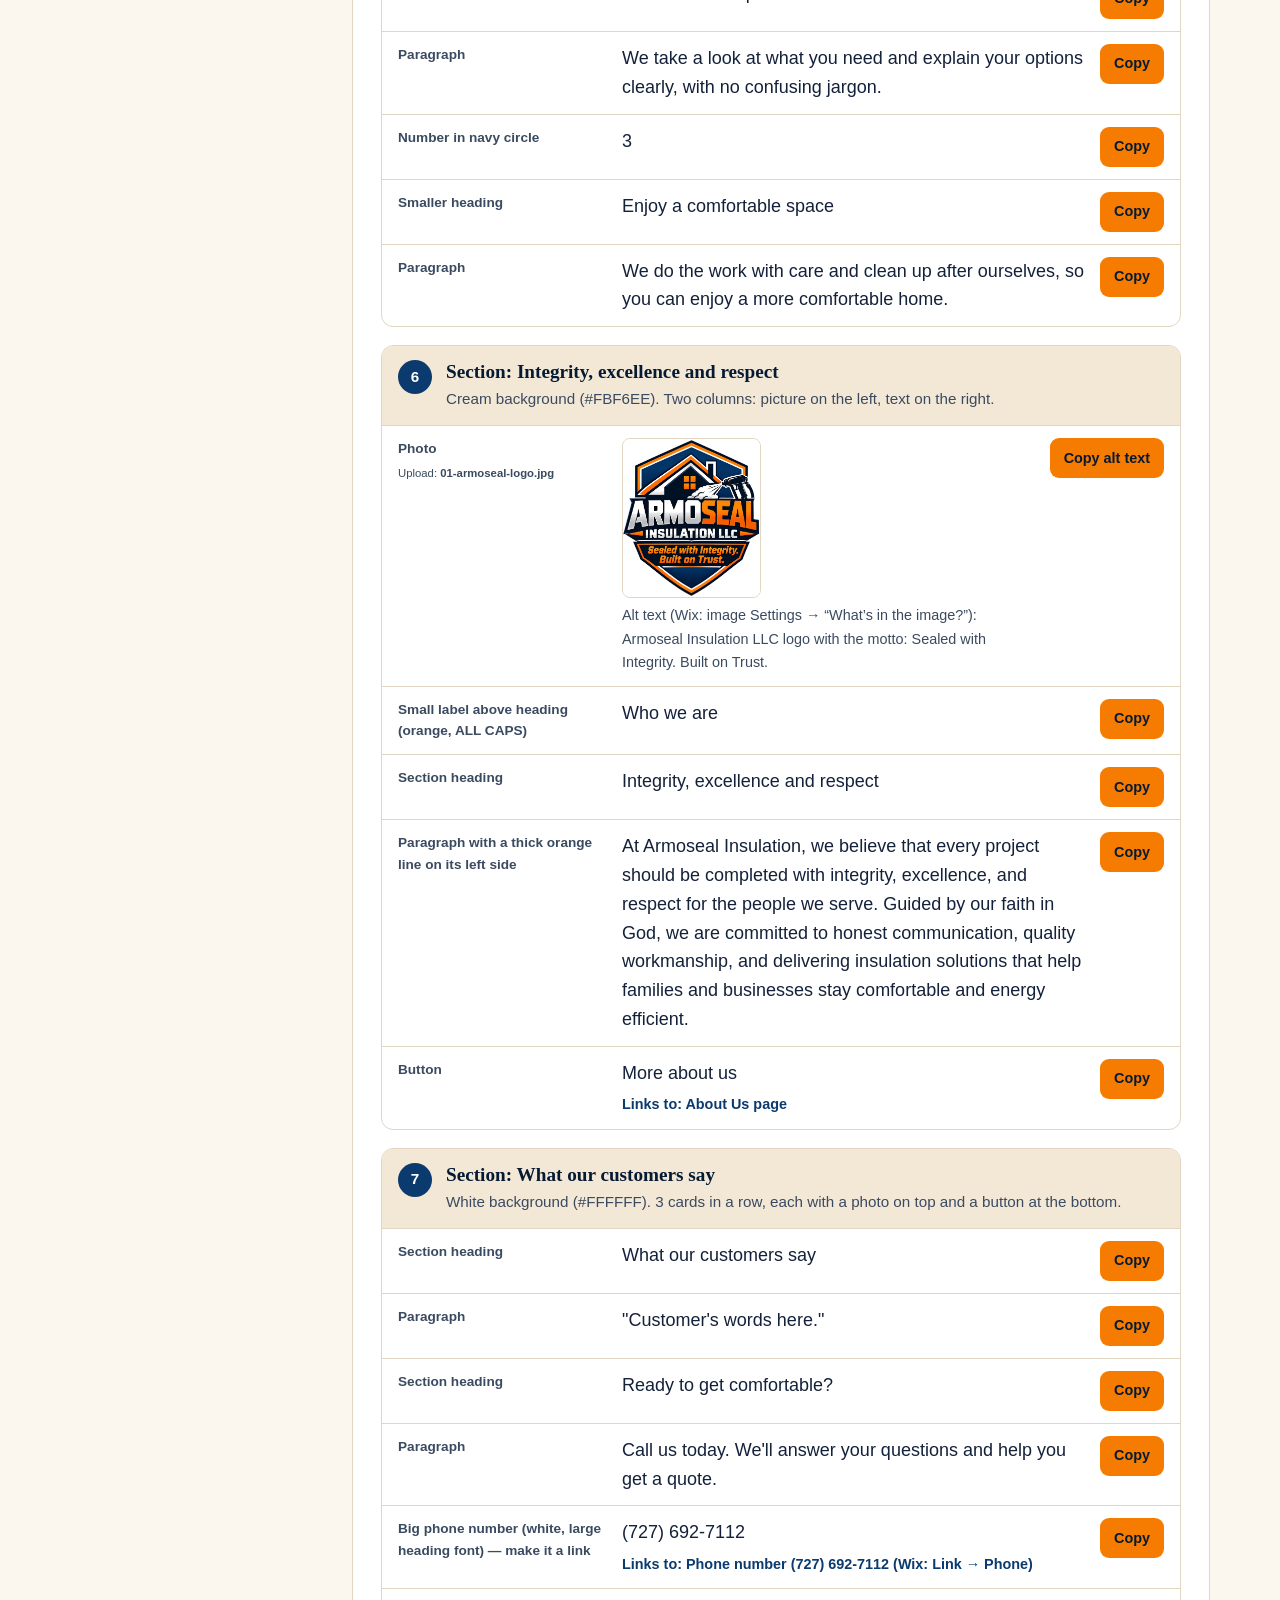
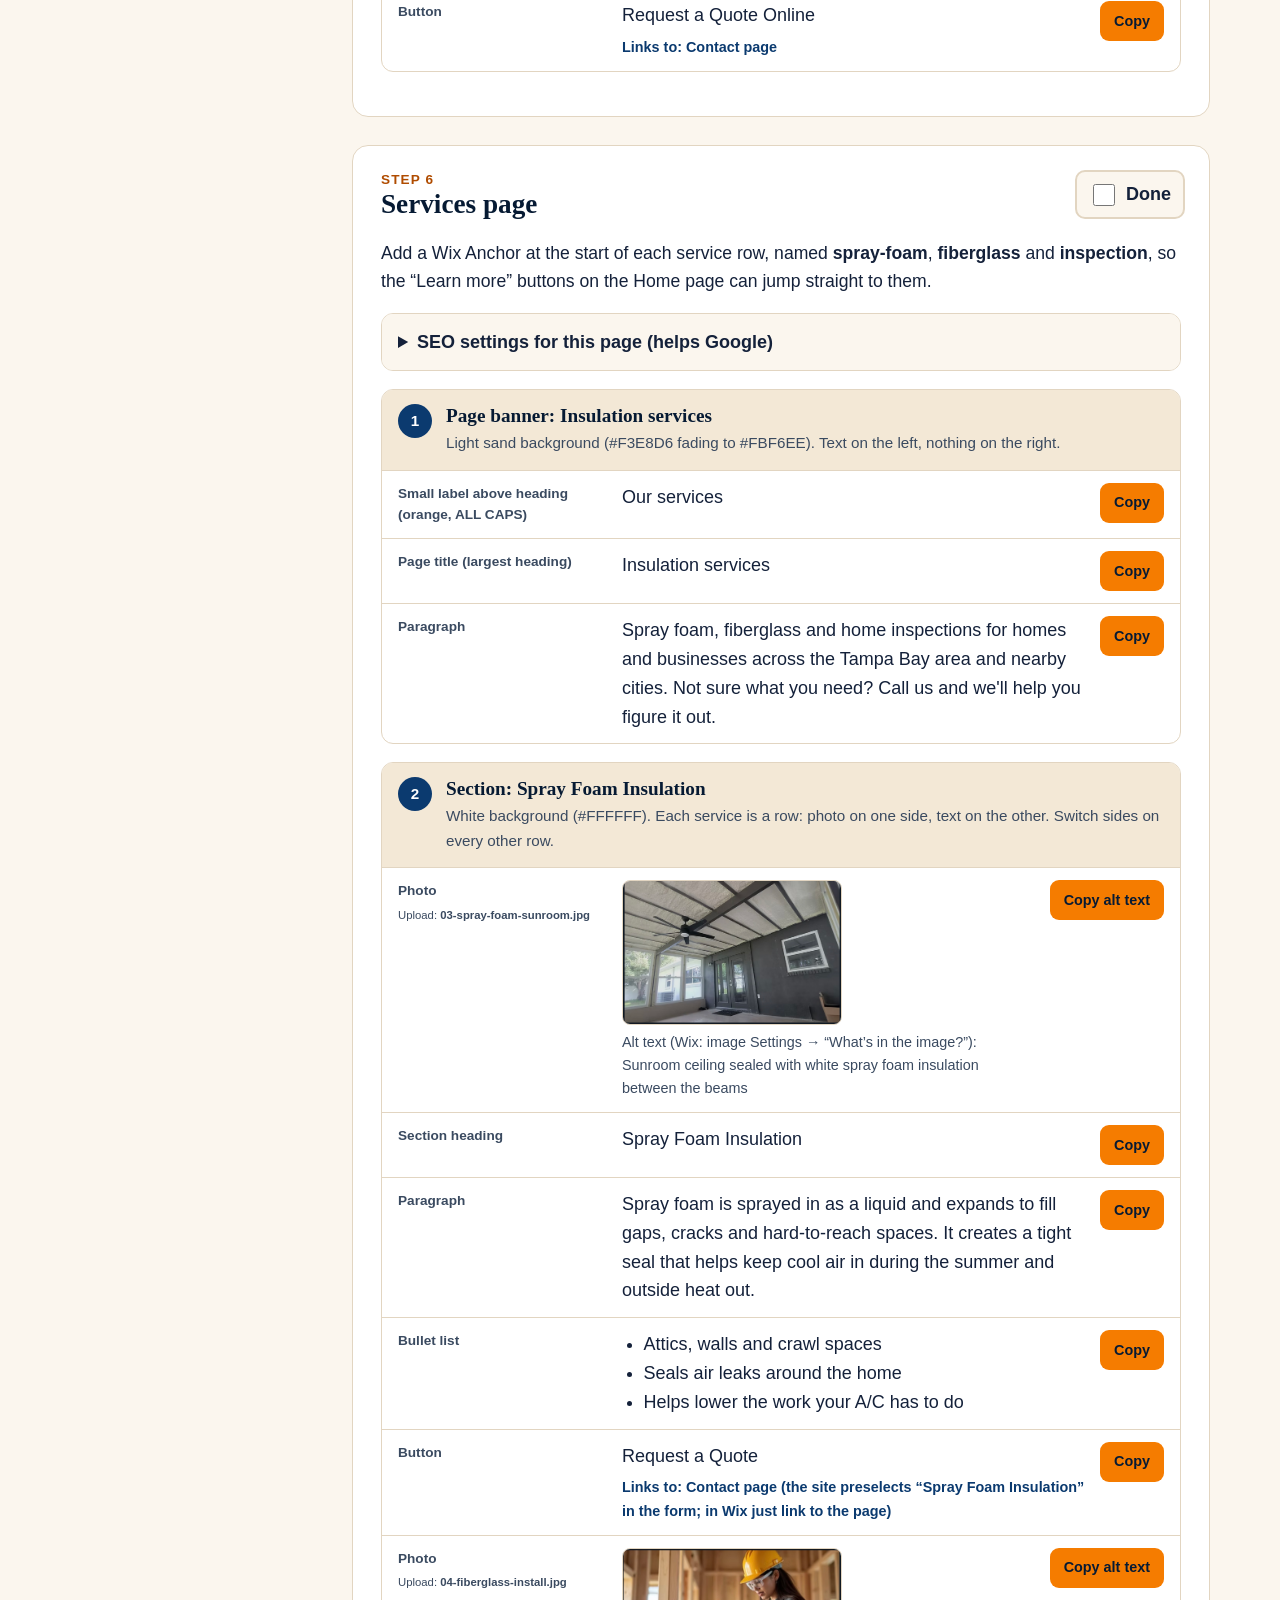
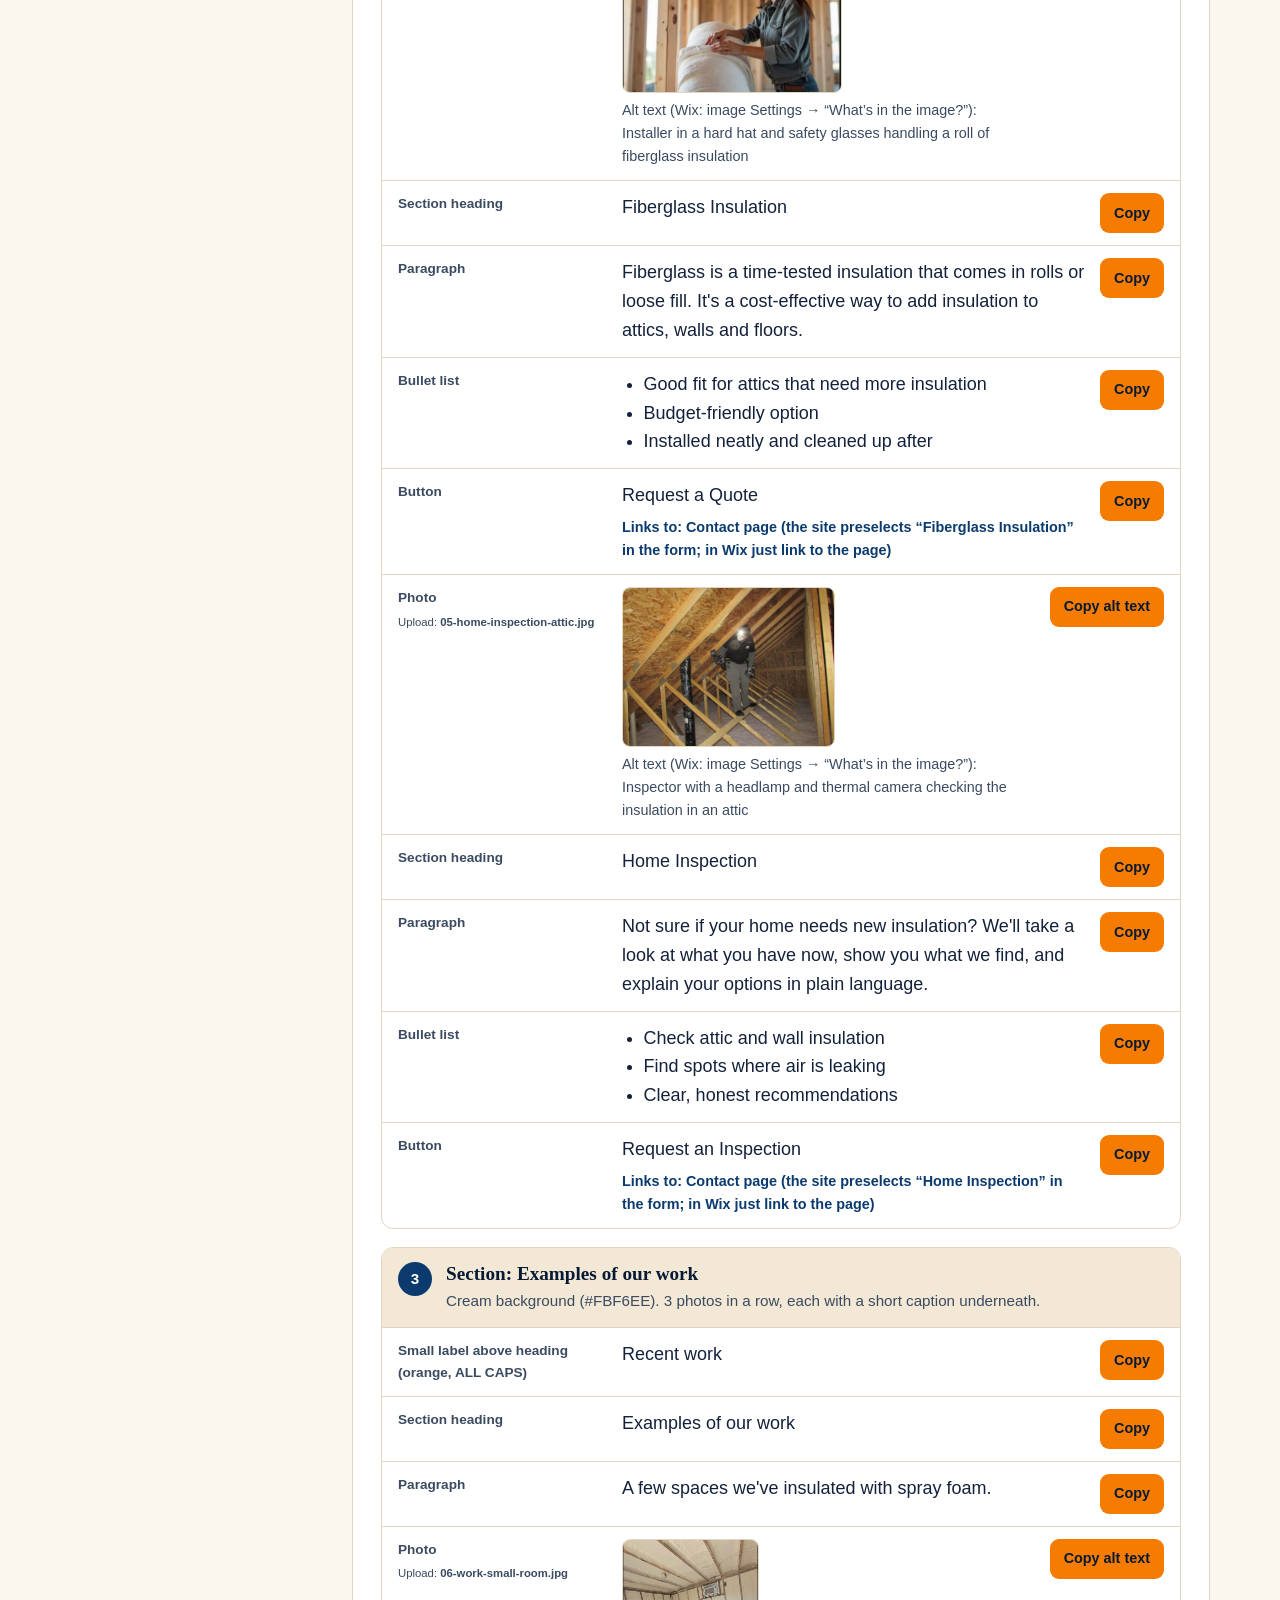
<file: wix-guide/index.html>
<!doctype html>
<html lang="en">
<head>
<meta charset="utf-8">
<meta name="viewport" content="width=device-width, initial-scale=1">
<title>Wix Rebuild Guide</title>
<style>
:root {
  --navy: #061a33; --blue: #0b3a6f; --orange: #f57c00; --orange-dark: #b04c00; --orange-light: #ffe6cc;
  --cream: #fbf6ee; --sand: #f3e8d6; --line: #e2d5c1; --ink: #14213a; --soft: #3a4a60; --ok: #1d7a3a;
}
* { box-sizing: border-box; }
body { margin: 0; font: 18px/1.6 -apple-system, BlinkMacSystemFont, "Segoe UI", Roboto, Helvetica, Arial, sans-serif; color: var(--ink); background: var(--cream); }
h1, h2, h4 { font-family: Georgia, "Times New Roman", serif; color: var(--navy); line-height: 1.2; }
code { background: var(--sand); padding: 1px 6px; border-radius: 5px; font-size: .9em; }
a { color: var(--blue); }
.top { background: var(--navy); color: #fff; padding: 28px 20px; }
.top .wrap { max-width: 1180px; margin: 0 auto; display: flex; gap: 20px; align-items: center; }
.top img { height: 84px; background: #fff; border-radius: 12px; padding: 6px; }
.top h1 { color: #fff; margin: 0 0 4px; font-size: 2rem; }
.top p { margin: 0; color: #dfe7ed; }
.progress { max-width: 1180px; margin: 14px auto 0; }
.bar { height: 12px; background: rgba(255,255,255,.18); border-radius: 99px; overflow: hidden; }
.bar span { display: block; height: 100%; width: 0; background: var(--orange); transition: width .3s; }
.progress small { color: #dfe7ed; }
.layout-wrap { max-width: 1180px; margin: 0 auto; display: grid; grid-template-columns: 250px 1fr; gap: 32px; padding: 28px 20px 80px; }
nav.toc { position: sticky; top: 16px; align-self: start; background: #fff; border: 1px solid var(--line); border-radius: 14px; padding: 14px; }
nav.toc ol { margin: 0; padding-left: 0; list-style: none; }
nav.toc a { display: block; padding: 8px 10px; border-radius: 8px; text-decoration: none; color: var(--ink); font-weight: 600; font-size: .95rem; }
nav.toc a:hover { background: var(--sand); }
nav.toc a.is-done { color: var(--ok); }
nav.toc a.is-done::after { content: " ✓"; }
.step { background: #fff; border: 1px solid var(--line); border-radius: 16px; padding: 26px 28px; margin-bottom: 28px; position: relative; scroll-margin-top: 16px; }
.step > h2 { margin: 0 0 12px; font-size: 1.7rem; padding-right: 110px; }
.stepno { display: block; font-family: -apple-system, BlinkMacSystemFont, "Segoe UI", sans-serif; font-size: .85rem; letter-spacing: .08em; text-transform: uppercase; color: var(--orange-dark); }
label.done { position: absolute; top: 24px; right: 24px; display: flex; gap: 8px; align-items: center; font-weight: 700; background: var(--cream); border: 2px solid var(--line); border-radius: 10px; padding: 8px 12px; cursor: pointer; }
label.done input { width: 22px; height: 22px; accent-color: var(--ok); }
.step.is-done { border-color: #9bd3ad; }
.step.is-done label.done { border-color: var(--ok); color: var(--ok); }
.lead { font-size: 1.1rem; }
.hint { background: var(--cream); border-left: 5px solid var(--orange); padding: 10px 14px; border-radius: 6px; }
ol.steps-list li, ul.check li { margin-bottom: 8px; }
.block { border: 1px solid var(--line); border-radius: 12px; margin: 18px 0; overflow: hidden; }
.block-head { display: flex; gap: 14px; align-items: flex-start; background: var(--sand); padding: 14px 16px; }
.block-head h4 { margin: 0 0 4px; font-size: 1.2rem; }
.layout { margin: 0; color: var(--soft); font-size: .95rem; }
.num { flex: none; width: 34px; height: 34px; border-radius: 50%; background: var(--blue); color: #fff; display: inline-grid; place-items: center; font-weight: 700; font-size: .95rem; }
.item { display: grid; grid-template-columns: 210px 1fr auto; gap: 14px; align-items: start; padding: 12px 16px; border-top: 1px solid var(--line); }
.item-label { font-size: .85rem; font-weight: 700; color: var(--soft); text-transform: none; }
.item-label small { font-weight: 400; display: block; margin-top: 4px; }
.item-text { white-space: pre-line; }
.item-body ul, .item-body ol { margin: 0; padding-left: 1.2em; }
.item-body table { border-collapse: collapse; font-size: .95rem; }
.item-body td, .item-body th { border: 1px solid var(--line); padding: 6px 10px; text-align: left; }
.link { margin-top: 6px; font-size: .9rem; color: var(--blue); font-weight: 600; }
.alt { font-size: .9rem; color: var(--soft); margin-top: 6px; }
.thumb { max-width: 220px; max-height: 160px; border-radius: 8px; border: 1px solid var(--line); display: block; }
.thumb.small { max-height: 90px; }
.icon { display: inline-grid; place-items: center; width: 52px; height: 52px; border-radius: 14px; background: var(--orange-light); color: var(--orange-dark); }
.icon svg { width: 28px; height: 28px; }
button.copy { font: inherit; font-size: .9rem; font-weight: 700; background: var(--orange); color: var(--navy); border: 0; border-radius: 9px; padding: 8px 14px; cursor: pointer; white-space: nowrap; min-height: 40px; }
button.copy:hover { background: #e86c00; }
button.copy.copied { background: var(--ok); color: #fff; }
.swatches { display: grid; grid-template-columns: repeat(2, 1fr); gap: 10px; margin: 14px 0; }
.swatch { display: flex; align-items: center; gap: 12px; border: 1px solid var(--line); border-radius: 10px; padding: 10px 12px; }
.swatch > div { flex: 1; }
.chip { width: 44px; height: 44px; border-radius: 10px; border: 1px solid rgba(0,0,0,.15); flex: none; }
table.spec { border-collapse: collapse; width: 100%; margin: 10px 0; }
table.spec th, table.spec td { border: 1px solid var(--line); padding: 8px 12px; text-align: left; vertical-align: top; }
table.spec th { background: var(--cream); width: 34%; }
.uploads { display: grid; grid-template-columns: repeat(4, 1fr); gap: 12px; margin-top: 12px; }
.upload { border: 1px solid var(--line); border-radius: 10px; overflow: hidden; font-size: .85rem; }
.upload img { width: 100%; aspect-ratio: 4/3; object-fit: cover; display: block; background: #fff; }
.upload div { padding: 8px 10px; word-break: break-word; }
details { border: 1px solid var(--line); border-radius: 12px; margin: 14px 0; overflow: hidden; }
details > summary { cursor: pointer; padding: 14px 16px; font-weight: 700; background: var(--cream); list-style: revert; }
details.post > summary { font-family: Georgia, serif; font-size: 1.1rem; color: var(--navy); display: flex; gap: 12px; align-items: center; }
details[open] > summary { border-bottom: 1px solid var(--line); }
details.seo { margin-top: 0; }
details .hint { margin: 12px 16px; }
.btn-sample { display: inline-block; padding: 14px 26px; border-radius: 12px; font-weight: 700; margin: 4px 8px 4px 0; }
.toast { position: fixed; bottom: 20px; left: 50%; transform: translateX(-50%); background: var(--navy); color: #fff; padding: 10px 18px; border-radius: 10px; opacity: 0; transition: opacity .2s; pointer-events: none; }
.toast.show { opacity: 1; }
@media (max-width: 900px) {
  .layout-wrap { grid-template-columns: 1fr; }
  nav.toc { position: static; }
  .item { grid-template-columns: 1fr; }
  .swatches { grid-template-columns: 1fr; }
  .uploads { grid-template-columns: repeat(2, 1fr); }
  .step > h2 { padding-right: 0; padding-top: 44px; }
}
</style>
</head>
<body>
<header class="top">
  <div class="wrap">
    <img src="upload/01-armoseal-logo.jpg" alt="Armoseal Insulation logo">
    <div>
      <h1>Rebuilding the Armoseal site in Wix</h1>
      <p>Work through the steps in order. Every piece of text has a <b>Copy</b> button: click it, then paste into Wix with <b>Cmd+V</b>.</p>
    </div>
  </div>
  <div class="progress"><div class="bar"><span id="bar"></span></div><small id="progress-text">0 of 12 steps done</small></div>
</header>

<div class="layout-wrap">
<nav class="toc" aria-label="Steps">
  <ol>
    <li><a href="#start">1. Before you start</a></li>
    <li><a href="#design">2. Colors and fonts</a></li>
    <li><a href="#upload">3. Upload photos</a></li>
    <li><a href="#header">4. Header and footer</a></li>
    <li><a href="#home">5. Home page</a></li>
    <li><a href="#services">6. Services page</a></li>
    <li><a href="#about">7. About Us page</a></li>
    <li><a href="#blog">8. Blog page</a></li>
    <li><a href="#contact">9. Contact page</a></li>
    <li><a href="#posts">10. Blog posts</a></li>
    <li><a href="#mobile">11. Phone view</a></li>
    <li><a href="#publish">12. Clean up and publish</a></li>
  </ol>
</nav>

<main>
<section class="step" id="start">
  <label class="done"><input type="checkbox" data-step="start"> Done</label>
  <h2><span class="stepno">Step 1</span> Before you start</h2>
  <ol class="steps-list">
    <li><b>Work on your existing Wix site</b>, the one connected to armosealinsulation.com. That way your 2-year plan and your domain stay attached, and nothing needs to be moved.</li>
    <li><b>Make a backup copy first.</b> In your Wix dashboard, open the site’s <b>Site Actions</b> (⋯) menu and choose <b>Duplicate Site</b>. If anything goes wrong, the old site is still there.</li>
    <li><b>Open the Editor</b> and go through the old pages. You will rebuild <b>Home</b>, and create <b>Services</b>, <b>About Us</b>, <b>Blog</b> and <b>Contact</b>. The old <b>Portfolio</b> page can be deleted. <b>Book Online</b> is optional: the new design doesn’t include it, so delete it unless you still want online booking.</li>
    <li>Keep the new site open in another tab to look at while you work: <a href="http://localhost:8080" target="_blank">http://localhost:8080</a> (it works while the preview is running on this computer).</li>
  </ol>
  <p class="hint">Wix sometimes renames its menus. If a button name in this guide doesn’t match exactly, look for the closest match. Tick <b>Done</b> on each step as you finish. This browser remembers your ticks.</p>
</section>

<section class="step" id="design">
  <label class="done"><input type="checkbox" data-step="design"> Done</label>
  <h2><span class="stepno">Step 2</span> Colors and fonts</h2>
  <p>Set these once and every new section will match. In the Wix Editor, open <b>Site Design</b> (the paint palette icon), then <b>Colors</b> and <b>Text</b>.</p>
  <h4>Colors</h4>
  <div class="swatches"><div class="swatch"><span class="chip" style="background:#061A33"></span><div><b>Dark navy</b> <code>#061A33</code><br><small>Top bar, footer, headings, button text</small></div><button class="copy" data-copy="#061A33" type="button">Copy</button></div><div class="swatch"><span class="chip" style="background:#0B3A6F"></span><div><b>Royal blue</b> <code>#0B3A6F</code><br><small>Blue strips, number circles, outline buttons</small></div><button class="copy" data-copy="#0B3A6F" type="button">Copy</button></div><div class="swatch"><span class="chip" style="background:#F57C00"></span><div><b>Logo orange</b> <code>#F57C00</code><br><small>Main buttons (with dark navy text), orange lines and borders</small></div><button class="copy" data-copy="#F57C00" type="button">Copy</button></div><div class="swatch"><span class="chip" style="background:#B04C00"></span><div><b>Dark orange</b> <code>#B04C00</code><br><small>Small orange labels and links on light backgrounds</small></div><button class="copy" data-copy="#B04C00" type="button">Copy</button></div><div class="swatch"><span class="chip" style="background:#FFE6CC"></span><div><b>Light orange</b> <code>#FFE6CC</code><br><small>Icon squares, highlighted menu item</small></div><button class="copy" data-copy="#FFE6CC" type="button">Copy</button></div><div class="swatch"><span class="chip" style="background:#FBF6EE"></span><div><b>Cream</b> <code>#FBF6EE</code><br><small>Main page background</small></div><button class="copy" data-copy="#FBF6EE" type="button">Copy</button></div><div class="swatch"><span class="chip" style="background:#F3E8D6"></span><div><b>Sand</b> <code>#F3E8D6</code><br><small>Top-of-page banners</small></div><button class="copy" data-copy="#F3E8D6" type="button">Copy</button></div><div class="swatch"><span class="chip" style="background:#FFFFFF"></span><div><b>White</b> <code>#FFFFFF</code><br><small>Cards and every other section’s background</small></div><button class="copy" data-copy="#FFFFFF" type="button">Copy</button></div><div class="swatch"><span class="chip" style="background:#14213A"></span><div><b>Text navy</b> <code>#14213A</code><br><small>Main body text</small></div><button class="copy" data-copy="#14213A" type="button">Copy</button></div><div class="swatch"><span class="chip" style="background:#3A4A60"></span><div><b>Soft text</b> <code>#3A4A60</code><br><small>Secondary text (still easy to read)</small></div><button class="copy" data-copy="#3A4A60" type="button">Copy</button></div></div>
  <h4>Fonts and sizes</h4>
  <table class="spec">
    <tr><th>Headings</th><td><b>Georgia</b>, bold, dark navy #061A33. If Georgia isn’t in Wix’s font list, use <b>Libre Baskerville</b>.</td></tr>
    <tr><th>Body text</th><td><b>Helvetica</b> or <b>Arial</b> (Roboto also works), #14213A. Never smaller than <b>18px</b>, which keeps it easy to read for older visitors.</td></tr>
    <tr><th>Page title (largest)</th><td>About 56px on computers, 38px on phones</td></tr>
    <tr><th>Section heading</th><td>About 40px on computers, 30px on phones</td></tr>
    <tr><th>Smaller heading</th><td>About 22px</td></tr>
    <tr><th>Small orange label</th><td>About 15px, bold, ALL CAPS, letter spacing about 1px, color #B04C00</td></tr>
  </table>
  <h4>Buttons</h4>
  <p>
    <span class="btn-sample" style="background:#F57C00;color:#061A33">Main button</span>
    <span class="btn-sample" style="background:#fff;color:#061A33;border:2px solid #0B3A6F">Second button</span>
  </p>
  <table class="spec">
    <tr><th>Main button</th><td>Fill #F57C00, text #061A33 (dark navy, <b>not white</b>, which is too hard to read on this orange), bold 18px, rounded corners 12px, at least 56px tall. On hover: #E86C00.</td></tr>
    <tr><th>Second button</th><td>White fill, dark navy text, 2px border #0B3A6F, same shape. On hover: fill #0B3A6F, white text.</td></tr>
    <tr><th>Phone buttons</th><td>Add a phone icon before the text if Wix offers one.</td></tr>
  </table>
</section>

<section class="step" id="upload">
  <label class="done"><input type="checkbox" data-step="upload"> Done</label>
  <h2><span class="stepno">Step 3</span> Upload the photos</h2>
  <p>All 8 images are in one folder on your computer: <code>Projects › new-web-app › wix-guide › upload</code>. In Wix, open <b>Media</b> (or Add → Image → Upload) and upload the whole folder at once. Then you can pick them whenever this guide says “Upload: …”.</p>
  <div class="uploads"><div class="upload"><img src="upload/01-armoseal-logo.jpg" alt=""><div><b>01-armoseal-logo.jpg</b><br><small>Header, footer, and the Home page “Who we are” section</small></div></div><div class="upload"><img src="upload/02-founder-antonio-johnson-jr-family.jpg" alt=""><div><b>02-founder-antonio-johnson-jr-family.jpg</b><br><small>About Us page, founder section</small></div></div><div class="upload"><img src="upload/03-spray-foam-sunroom.jpg" alt=""><div><b>03-spray-foam-sunroom.jpg</b><br><small>Spray Foam card (Home) and Spray Foam section (Services)</small></div></div><div class="upload"><img src="upload/04-fiberglass-install.jpg" alt=""><div><b>04-fiberglass-install.jpg</b><br><small>Fiberglass card (Home) and Fiberglass section (Services)</small></div></div><div class="upload"><img src="upload/05-home-inspection-attic.jpg" alt=""><div><b>05-home-inspection-attic.jpg</b><br><small>Home Inspection card (Home) and section (Services)</small></div></div><div class="upload"><img src="upload/06-work-small-room.jpg" alt=""><div><b>06-work-small-room.jpg</b><br><small>“Examples of our work” (Home and Services)</small></div></div><div class="upload"><img src="upload/07-work-metal-garage.jpg" alt=""><div><b>07-work-metal-garage.jpg</b><br><small>“Examples of our work” (Home and Services)</small></div></div><div class="upload"><img src="upload/08-work-roof-rafters.jpg" alt=""><div><b>08-work-roof-rafters.jpg</b><br><small>“Examples of our work” (Home and Services)</small></div></div></div>
</section>

<section class="step" id="header">
  <label class="done"><input type="checkbox" data-step="header"> Done</label>
  <h2><span class="stepno">Step 4</span> Header and footer (shown on every page)</h2>
  <p>In Wix, the header and footer are shared by all pages, so you only build them once.</p>
  <div class="block"><div class="block-head"><span class="num">1</span><div><h4>Top bar</h4><p class="layout">Thin full-width strip, dark navy (#061A33), white text. Left: service area. Right: phone number. On phones, show only the phone number, centered.</p></div></div><div class="item"><div class="item-label">Left text</div><div class="item-body"><div class="item-text">Serving homes &amp;amp; businesses across the Tampa Bay area</div></div><button class="copy" data-copy="Serving homes &amp;amp; businesses across the Tampa Bay area" type="button">Copy</button></div><div class="item"><div class="item-label">Right text (make the number a phone link)</div><div class="item-body"><div class="item-text">Call us: (727) 692-7112</div><div class="link">Links to: Phone number (727) 692-7112  (Wix: Link → Phone)</div></div><button class="copy" data-copy="Call us: (727) 692-7112" type="button">Copy</button></div></div><div class="block"><div class="block-head"><span class="num">2</span><div><h4>Header: logo and menu</h4><p class="layout">White background. The logo is centered at the top, with “Armoseal” (heading font, navy) and “INSULATION” (small, orange, all caps) to its right. The menu is centered underneath it. On phones: logo in the middle, Wix’s mobile menu button on the right.</p></div></div><div class="item"><div class="item-label">Logo<br><small>Upload: <b>01-armoseal-logo.jpg</b>. About 84px tall. Link it to the Home page.</small></div><div class="item-body"><img class="thumb small" src="upload/01-armoseal-logo.jpg" alt=""></div><span></span></div><div class="item"><div class="item-label">Name next to logo (line 1)</div><div class="item-body"><div class="item-text">Armoseal</div></div><button class="copy" data-copy="Armoseal" type="button">Copy</button></div><div class="item"><div class="item-label">Name next to logo (line 2, small orange caps)</div><div class="item-body"><div class="item-text">INSULATION</div></div><button class="copy" data-copy="INSULATION" type="button">Copy</button></div><div class="item"><div class="item-label">Menu items, in this order (Wix: Menus → Manage Menu)</div><div class="item-body"><div class="item-text">Home
Services
About Us
Blog
Contact</div></div><button class="copy" data-copy="Home
Services
About Us
Blog
Contact" type="button">Copy</button></div><div class="item"><div class="item-label">Orange button at the end of the menu</div><div class="item-body"><div class="item-text">Call Now</div><div class="link">Links to: Phone number (727) 692-7112  (Wix: Link → Phone)</div></div><button class="copy" data-copy="Call Now" type="button">Copy</button></div></div><div class="block"><div class="block-head"><span class="num">3</span><div><h4>Footer</h4><p class="layout">Dark navy (#061A33), light text. Three columns: logo and short description; Contact; Pages. A thin line, then the copyright underneath.</p></div></div><div class="item"><div class="item-label">Logo<br><small>Upload: <b>01-armoseal-logo.jpg</b> on a small white rounded box, with “Armoseal / INSULATION” next to it in white</small></div><div class="item-body"><img class="thumb small" src="upload/01-armoseal-logo.jpg" alt=""></div><span></span></div><div class="item"><div class="item-label">Column 1: description</div><div class="item-body"><div class="item-text">Spray foam insulation and energy seal solutions for homes and businesses.</div></div><button class="copy" data-copy="Spray foam insulation and energy seal solutions for homes and businesses." type="button">Copy</button></div><div class="item"><div class="item-label">Column 2: Contact</div><div class="item-body"><div class="item-text">Contact
(727) 692-7112
armosealinsulation@gmail.com
400 N Tampa St
Tampa, FL 33602
Mon–Fri, 9:00 AM – 5:00 PM</div></div><button class="copy" data-copy="Contact
(727) 692-7112
armosealinsulation@gmail.com
400 N Tampa St
Tampa, FL 33602
Mon–Fri, 9:00 AM – 5:00 PM" type="button">Copy</button></div><div class="item"><div class="item-label">Column 3: Pages</div><div class="item-body"><div class="item-text">Pages
Home
Services
About Us
Blog
Contact &amp; Quote</div></div><button class="copy" data-copy="Pages
Home
Services
About Us
Blog
Contact &amp; Quote" type="button">Copy</button></div><p class="hint">In the Contact column, link the phone number to Phone and the email to Email. In the Pages column, link each word to its page.</p><div class="item"><div class="item-label">Copyright line</div><div class="item-body"><div class="item-text">© 2026 Armoseal Insulation LLC. All rights reserved.</div></div><button class="copy" data-copy="© 2026 Armoseal Insulation LLC. All rights reserved." type="button">Copy</button></div></div>
</section>

<section class="step" id="home"><label class="done"><input type="checkbox" data-step="home"> Done</label><h2><span class="stepno">Step 5</span> Home page</h2><p class="lead">Build these sections from top to bottom. The header and footer from Step 4 appear above and below them automatically.</p><details class="seo"><summary>SEO settings for this page (helps Google)</summary><p class="hint">Wix: Pages menu → this page → ⋯ → SEO basics.</p><div class="item"><div class="item-label">Title tag</div><div class="item-body"><div class="item-text">Armoseal Insulation | Spray Foam &amp; Insulation in Tampa, FL</div></div><button class="copy" data-copy="Armoseal Insulation | Spray Foam &amp; Insulation in Tampa, FL" type="button">Copy</button></div><div class="item"><div class="item-label">Meta description</div><div class="item-body"><div class="item-text">Armoseal Insulation LLC specializes in spray foam insulation and energy seal solutions for homes and businesses across the Tampa Bay area. Call (727) 692-7112.</div></div><button class="copy" data-copy="Armoseal Insulation LLC specializes in spray foam insulation and energy seal solutions for homes and businesses across the Tampa Bay area. Call (727) 692-7112." type="button">Copy</button></div></details><div class="block"><div class="block-head"><span class="num">1</span><div><h4>Top banner: Comfort Above All</h4><p class="layout">Cream background that fades slightly darker at the bottom (#FBF6EE → #F3E8D6). Two columns: text and buttons on the left, a white card with an orange top edge on the right.</p></div></div><div class="item"><div class="item-label">Small label above heading (orange, ALL CAPS)</div><div class="item-body"><div class="item-text">Spray foam &amp; insulation · Tampa Bay, FL</div></div><button class="copy" data-copy="Spray foam &amp; insulation · Tampa Bay, FL" type="button">Copy</button></div><div class="item"><div class="item-label">Page title (largest heading)</div><div class="item-body"><div class="item-text">Comfort Above All</div></div><button class="copy" data-copy="Comfort Above All" type="button">Copy</button></div><div class="item"><div class="item-label">Intro paragraph (a bit larger than normal text)</div><div class="item-body"><div class="item-text">Expert insulation solutions tailored for your needs. We help families and businesses stay comfortable and energy efficient, and we do the job right the first time.</div></div><button class="copy" data-copy="Expert insulation solutions tailored for your needs. We help families and businesses stay comfortable and energy efficient, and we do the job right the first time." type="button">Copy</button></div><div class="item"><div class="item-label">Button</div><div class="item-body"><div class="item-text">Call (727) 692-7112</div><div class="link">Links to: Phone number (727) 692-7112  (Wix: Link → Phone)</div></div><button class="copy" data-copy="Call (727) 692-7112" type="button">Copy</button></div><div class="item"><div class="item-label">Button</div><div class="item-body"><div class="item-text">Get a Quote</div><div class="link">Links to: Contact page</div></div><button class="copy" data-copy="Get a Quote" type="button">Copy</button></div><div class="item"><div class="item-label">Small note under the buttons</div><div class="item-body"><div class="item-text">Prefer to talk to a person? Just call. We&#x27;re happy to answer your questions.</div></div><button class="copy" data-copy="Prefer to talk to a person? Just call. We&#x27;re happy to answer your questions." type="button">Copy</button></div><div class="item"><div class="item-label">Section heading</div><div class="item-body"><div class="item-text">Why choose Armoseal?</div></div><button class="copy" data-copy="Why choose Armoseal?" type="button">Copy</button></div><div class="item"><div class="item-label">Bullet list</div><div class="item-body"><ul><li>Honest, straightforward communication</li><li>Quality workmanship, done right the first time</li><li>Spray foam and fiberglass insulation</li><li>For homes and businesses</li><li>Every customer treated with care and respect</li></ul></div><button class="copy" data-copy="Honest, straightforward communication
Quality workmanship, done right the first time
Spray foam and fiberglass insulation
For homes and businesses
Every customer treated with care and respect" type="button">Copy</button></div></div><div class="block"><div class="block-head"><span class="num">2</span><div><h4>Section: Insulation that keeps you comfortable</h4><p class="layout">White background (#FFFFFF). 4 cards in a row (2 per row on tablets, 1 per row on phones).</p></div></div><div class="item"><div class="item-label">Small label above heading (orange, ALL CAPS)</div><div class="item-body"><div class="item-text">What we do</div></div><button class="copy" data-copy="What we do" type="button">Copy</button></div><div class="item"><div class="item-label">Section heading</div><div class="item-body"><div class="item-text">Insulation that keeps you comfortable</div></div><button class="copy" data-copy="Insulation that keeps you comfortable" type="button">Copy</button></div><div class="item"><div class="item-label">Paragraph</div><div class="item-body"><div class="item-text">Armoseal Insulation LLC specializes in spray foam insulation and energy seal solutions.</div></div><button class="copy" data-copy="Armoseal Insulation LLC specializes in spray foam insulation and energy seal solutions." type="button">Copy</button></div><div class="item"><div class="item-label">Small icon<br><small>Wix: Add → Decorative → Icons. Pick one like this, inside a light-orange rounded square (#FFE6CC), orange icon (#B04C00).</small></div><div class="item-body"><span class="icon"><svg viewBox="0 0 24 24" fill="none" stroke="currentColor" stroke-width="2" stroke-linecap="round" stroke-linejoin="round" aria-hidden="true"><path d="M3 10.5 12 3l9 7.5"/><path d="M5 9.5V21h14V9.5"/><path d="M10 21v-6h4v6"/></svg></span></div><span></span></div><div class="item"><div class="item-label">Smaller heading</div><div class="item-body"><div class="item-text">Home Solutions</div></div><button class="copy" data-copy="Home Solutions" type="button">Copy</button></div><div class="item"><div class="item-label">Paragraph</div><div class="item-body"><div class="item-text">Providing exceptional spray foam insulation for homes.</div></div><button class="copy" data-copy="Providing exceptional spray foam insulation for homes." type="button">Copy</button></div><div class="item"><div class="item-label">Small icon<br><small>Wix: Add → Decorative → Icons. Pick one like this, inside a light-orange rounded square (#FFE6CC), orange icon (#B04C00).</small></div><div class="item-body"><span class="icon"><svg viewBox="0 0 24 24" fill="none" stroke="currentColor" stroke-width="2" stroke-linecap="round" stroke-linejoin="round" aria-hidden="true"><rect x="4" y="3" width="16" height="18" rx="1"/><path d="M8 7h2M14 7h2M8 11h2M14 11h2M8 15h2M14 15h2"/></svg></span></div><span></span></div><div class="item"><div class="item-label">Smaller heading</div><div class="item-body"><div class="item-text">Business Solutions</div></div><button class="copy" data-copy="Business Solutions" type="button">Copy</button></div><div class="item"><div class="item-label">Paragraph</div><div class="item-body"><div class="item-text">Efficient insulation strategies designed for commercial properties.</div></div><button class="copy" data-copy="Efficient insulation strategies designed for commercial properties." type="button">Copy</button></div><div class="item"><div class="item-label">Small icon<br><small>Wix: Add → Decorative → Icons. Pick one like this, inside a light-orange rounded square (#FFE6CC), orange icon (#B04C00).</small></div><div class="item-body"><span class="icon"><svg viewBox="0 0 24 24" fill="none" stroke="currentColor" stroke-width="2" stroke-linecap="round" stroke-linejoin="round" aria-hidden="true"><path d="M13 2 4 14h7l-1 8 9-12h-7l1-8z"/></svg></span></div><span></span></div><div class="item"><div class="item-label">Smaller heading</div><div class="item-body"><div class="item-text">Energy Efficiency</div></div><button class="copy" data-copy="Energy Efficiency" type="button">Copy</button></div><div class="item"><div class="item-label">Paragraph</div><div class="item-body"><div class="item-text">Maximizing energy savings through expert insulation applications.</div></div><button class="copy" data-copy="Maximizing energy savings through expert insulation applications." type="button">Copy</button></div><div class="item"><div class="item-label">Small icon<br><small>Wix: Add → Decorative → Icons. Pick one like this, inside a light-orange rounded square (#FFE6CC), orange icon (#B04C00).</small></div><div class="item-body"><span class="icon"><svg viewBox="0 0 24 24" fill="none" stroke="currentColor" stroke-width="2" stroke-linecap="round" stroke-linejoin="round" aria-hidden="true"><path d="M20.8 4.6a5.5 5.5 0 0 0-7.8 0L12 5.7l-1-1.1a5.5 5.5 0 0 0-7.8 7.8l1 1.1L12 21l7.8-7.5 1-1.1a5.5 5.5 0 0 0 0-7.8z"/></svg></span></div><span></span></div><div class="item"><div class="item-label">Smaller heading</div><div class="item-body"><div class="item-text">Home Comfort</div></div><button class="copy" data-copy="Home Comfort" type="button">Copy</button></div><div class="item"><div class="item-label">Paragraph</div><div class="item-body"><div class="item-text">Creating comfortable living spaces with top-tier insulation.</div></div><button class="copy" data-copy="Creating comfortable living spaces with top-tier insulation." type="button">Copy</button></div></div><div class="block"><div class="block-head"><span class="num">3</span><div><h4>Section: How we can help</h4><p class="layout">Cream background (#FBF6EE). 3 cards in a row, each with a photo on top and a button at the bottom.</p></div></div><div class="item"><div class="item-label">Small label above heading (orange, ALL CAPS)</div><div class="item-body"><div class="item-text">Our services</div></div><button class="copy" data-copy="Our services" type="button">Copy</button></div><div class="item"><div class="item-label">Section heading</div><div class="item-body"><div class="item-text">How we can help</div></div><button class="copy" data-copy="How we can help" type="button">Copy</button></div><div class="item"><div class="item-label">Photo<br><small>Upload: <b>03-spray-foam-sunroom.jpg</b></small></div><div class="item-body"><img class="thumb" src="upload/03-spray-foam-sunroom.jpg" alt=""><div class="alt">Alt text (Wix: image Settings → “What’s in the image?”):<br>Sunroom ceiling sealed with white spray foam insulation between the beams</div></div><button class="copy" data-copy="Sunroom ceiling sealed with white spray foam insulation between the beams" type="button">Copy alt text</button></div><div class="item"><div class="item-label">Smaller heading</div><div class="item-body"><div class="item-text">Spray Foam Insulation</div></div><button class="copy" data-copy="Spray Foam Insulation" type="button">Copy</button></div><div class="item"><div class="item-label">Paragraph</div><div class="item-body"><div class="item-text">Seals gaps and cracks in walls, attics and crawl spaces to keep air in and heat out.</div></div><button class="copy" data-copy="Seals gaps and cracks in walls, attics and crawl spaces to keep air in and heat out." type="button">Copy</button></div><div class="item"><div class="item-label">Button</div><div class="item-body"><div class="item-text">Learn more</div><div class="link">Links to: Services page → Spray Foam section  (Wix: Link → Anchor)</div></div><button class="copy" data-copy="Learn more" type="button">Copy</button></div><div class="item"><div class="item-label">Photo<br><small>Upload: <b>04-fiberglass-install.jpg</b></small></div><div class="item-body"><img class="thumb" src="upload/04-fiberglass-install.jpg" alt=""><div class="alt">Alt text (Wix: image Settings → “What’s in the image?”):<br>Installer in a hard hat and safety glasses handling a roll of fiberglass insulation</div></div><button class="copy" data-copy="Installer in a hard hat and safety glasses handling a roll of fiberglass insulation" type="button">Copy alt text</button></div><div class="item"><div class="item-label">Smaller heading</div><div class="item-body"><div class="item-text">Fiberglass Insulation</div></div><button class="copy" data-copy="Fiberglass Insulation" type="button">Copy</button></div><div class="item"><div class="item-label">Paragraph</div><div class="item-body"><div class="item-text">A proven, budget-friendly way to insulate attics, walls and floors.</div></div><button class="copy" data-copy="A proven, budget-friendly way to insulate attics, walls and floors." type="button">Copy</button></div><div class="item"><div class="item-label">Button</div><div class="item-body"><div class="item-text">Learn more</div><div class="link">Links to: Services page → Fiberglass section  (Wix: Link → Anchor)</div></div><button class="copy" data-copy="Learn more" type="button">Copy</button></div><div class="item"><div class="item-label">Photo<br><small>Upload: <b>05-home-inspection-attic.jpg</b></small></div><div class="item-body"><img class="thumb" src="upload/05-home-inspection-attic.jpg" alt=""><div class="alt">Alt text (Wix: image Settings → “What’s in the image?”):<br>Inspector with a headlamp and thermal camera checking the insulation in an attic</div></div><button class="copy" data-copy="Inspector with a headlamp and thermal camera checking the insulation in an attic" type="button">Copy alt text</button></div><div class="item"><div class="item-label">Smaller heading</div><div class="item-body"><div class="item-text">Home Inspection</div></div><button class="copy" data-copy="Home Inspection" type="button">Copy</button></div><div class="item"><div class="item-label">Paragraph</div><div class="item-body"><div class="item-text">We look at your home&#x27;s current insulation and explain what it needs, in plain language.</div></div><button class="copy" data-copy="We look at your home&#x27;s current insulation and explain what it needs, in plain language." type="button">Copy</button></div><div class="item"><div class="item-label">Button</div><div class="item-body"><div class="item-text">Learn more</div><div class="link">Links to: Services page → Home Inspection section  (Wix: Link → Anchor)</div></div><button class="copy" data-copy="Learn more" type="button">Copy</button></div></div><div class="block"><div class="block-head"><span class="num">4</span><div><h4>Section: Examples of our work</h4><p class="layout">White background (#FFFFFF). 3 photos in a row, each with a short caption underneath.</p></div></div><div class="item"><div class="item-label">Small label above heading (orange, ALL CAPS)</div><div class="item-body"><div class="item-text">Recent work</div></div><button class="copy" data-copy="Recent work" type="button">Copy</button></div><div class="item"><div class="item-label">Section heading</div><div class="item-body"><div class="item-text">Examples of our work</div></div><button class="copy" data-copy="Examples of our work" type="button">Copy</button></div><div class="item"><div class="item-label">Paragraph</div><div class="item-body"><div class="item-text">A few spaces we&#x27;ve insulated with spray foam.</div></div><button class="copy" data-copy="A few spaces we&#x27;ve insulated with spray foam." type="button">Copy</button></div><div class="item"><div class="item-label">Photo<br><small>Upload: <b>06-work-small-room.jpg</b></small></div><div class="item-body"><img class="thumb" src="upload/06-work-small-room.jpg" alt=""><div class="alt">Alt text (Wix: image Settings → “What’s in the image?”):<br>Small room with walls and ceiling fully covered in spray foam insulation</div></div><button class="copy" data-copy="Small room with walls and ceiling fully covered in spray foam insulation" type="button">Copy alt text</button></div><div class="item"><div class="item-label">Photo caption</div><div class="item-body"><div class="item-text">Walls and ceiling of a small room, sealed with spray foam</div></div><button class="copy" data-copy="Walls and ceiling of a small room, sealed with spray foam" type="button">Copy</button></div><div class="item"><div class="item-label">Photo<br><small>Upload: <b>07-work-metal-garage.jpg</b></small></div><div class="item-body"><img class="thumb" src="upload/07-work-metal-garage.jpg" alt=""><div class="alt">Alt text (Wix: image Settings → “What’s in the image?”):<br>Large metal garage building with three roll-up doors, walls and roof insulated with spray foam</div></div><button class="copy" data-copy="Large metal garage building with three roll-up doors, walls and roof insulated with spray foam" type="button">Copy alt text</button></div><div class="item"><div class="item-label">Photo caption</div><div class="item-body"><div class="item-text">A large metal garage building, walls and roof insulated</div></div><button class="copy" data-copy="A large metal garage building, walls and roof insulated" type="button">Copy</button></div><div class="item"><div class="item-label">Photo<br><small>Upload: <b>08-work-roof-rafters.jpg</b></small></div><div class="item-body"><img class="thumb" src="upload/08-work-roof-rafters.jpg" alt=""><div class="alt">Alt text (Wix: image Settings → “What’s in the image?”):<br>Spray foam insulation applied between wooden roof rafters</div></div><button class="copy" data-copy="Spray foam insulation applied between wooden roof rafters" type="button">Copy alt text</button></div><div class="item"><div class="item-label">Photo caption</div><div class="item-body"><div class="item-text">Spray foam applied between the roof rafters</div></div><button class="copy" data-copy="Spray foam applied between the roof rafters" type="button">Copy</button></div></div><div class="block"><div class="block-head"><span class="num">5</span><div><h4>Section: Getting started is easy</h4><p class="layout">Cream background (#FBF6EE). 3 steps side by side, each with a navy number circle on top.</p></div></div><div class="item"><div class="item-label">Small label above heading (orange, ALL CAPS)</div><div class="item-body"><div class="item-text">Simple and easy</div></div><button class="copy" data-copy="Simple and easy" type="button">Copy</button></div><div class="item"><div class="item-label">Section heading</div><div class="item-body"><div class="item-text">Getting started is easy</div></div><button class="copy" data-copy="Getting started is easy" type="button">Copy</button></div><div class="item"><div class="item-label">Number in navy circle</div><div class="item-body"><div class="item-text">1</div></div><button class="copy" data-copy="1" type="button">Copy</button></div><div class="item"><div class="item-label">Smaller heading</div><div class="item-body"><div class="item-text">Call or send a request</div></div><button class="copy" data-copy="Call or send a request" type="button">Copy</button></div><div class="item"><div class="item-label">Paragraph</div><div class="item-body"><div class="item-text">Call (727) 692-7112 or fill out our short quote form. Tell us a little about your home or building.</div></div><button class="copy" data-copy="Call (727) 692-7112 or fill out our short quote form. Tell us a little about your home or building." type="button">Copy</button></div><div class="item"><div class="item-label">Number in navy circle</div><div class="item-body"><div class="item-text">2</div></div><button class="copy" data-copy="2" type="button">Copy</button></div><div class="item"><div class="item-label">Smaller heading</div><div class="item-body"><div class="item-text">We look and explain</div></div><button class="copy" data-copy="We look and explain" type="button">Copy</button></div><div class="item"><div class="item-label">Paragraph</div><div class="item-body"><div class="item-text">We take a look at what you need and explain your options clearly, with no confusing jargon.</div></div><button class="copy" data-copy="We take a look at what you need and explain your options clearly, with no confusing jargon." type="button">Copy</button></div><div class="item"><div class="item-label">Number in navy circle</div><div class="item-body"><div class="item-text">3</div></div><button class="copy" data-copy="3" type="button">Copy</button></div><div class="item"><div class="item-label">Smaller heading</div><div class="item-body"><div class="item-text">Enjoy a comfortable space</div></div><button class="copy" data-copy="Enjoy a comfortable space" type="button">Copy</button></div><div class="item"><div class="item-label">Paragraph</div><div class="item-body"><div class="item-text">We do the work with care and clean up after ourselves, so you can enjoy a more comfortable home.</div></div><button class="copy" data-copy="We do the work with care and clean up after ourselves, so you can enjoy a more comfortable home." type="button">Copy</button></div></div><div class="block"><div class="block-head"><span class="num">6</span><div><h4>Section: Integrity, excellence and respect</h4><p class="layout">Cream background (#FBF6EE). Two columns: picture on the left, text on the right.</p></div></div><div class="item"><div class="item-label">Photo<br><small>Upload: <b>01-armoseal-logo.jpg</b></small></div><div class="item-body"><img class="thumb" src="upload/01-armoseal-logo.jpg" alt=""><div class="alt">Alt text (Wix: image Settings → “What’s in the image?”):<br>Armoseal Insulation LLC logo with the motto: Sealed with Integrity. Built on Trust.</div></div><button class="copy" data-copy="Armoseal Insulation LLC logo with the motto: Sealed with Integrity. Built on Trust." type="button">Copy alt text</button></div><div class="item"><div class="item-label">Small label above heading (orange, ALL CAPS)</div><div class="item-body"><div class="item-text">Who we are</div></div><button class="copy" data-copy="Who we are" type="button">Copy</button></div><div class="item"><div class="item-label">Section heading</div><div class="item-body"><div class="item-text">Integrity, excellence and respect</div></div><button class="copy" data-copy="Integrity, excellence and respect" type="button">Copy</button></div><div class="item"><div class="item-label">Paragraph with a thick orange line on its left side</div><div class="item-body"><div class="item-text">At Armoseal Insulation, we believe that every project should be completed with integrity, excellence, and respect for the people we serve. Guided by our faith in God, we are committed to honest communication, quality workmanship, and delivering insulation solutions that help families and businesses stay comfortable and energy efficient.</div></div><button class="copy" data-copy="At Armoseal Insulation, we believe that every project should be completed with integrity, excellence, and respect for the people we serve. Guided by our faith in God, we are committed to honest communication, quality workmanship, and delivering insulation solutions that help families and businesses stay comfortable and energy efficient." type="button">Copy</button></div><div class="item"><div class="item-label">Button</div><div class="item-body"><div class="item-text">More about us</div><div class="link">Links to: About Us page</div></div><button class="copy" data-copy="More about us" type="button">Copy</button></div></div><div class="block"><div class="block-head"><span class="num">7</span><div><h4>Section: What our customers say</h4><p class="layout">White background (#FFFFFF). 3 cards in a row, each with a photo on top and a button at the bottom.</p></div></div><div class="item"><div class="item-label">Section heading</div><div class="item-body"><div class="item-text">What our customers say</div></div><button class="copy" data-copy="What our customers say" type="button">Copy</button></div><div class="item"><div class="item-label">Paragraph</div><div class="item-body"><div class="item-text">&quot;Customer&#x27;s words here.&quot;</div></div><button class="copy" data-copy="&quot;Customer&#x27;s words here.&quot;" type="button">Copy</button></div><div class="item"><div class="item-label">Section heading</div><div class="item-body"><div class="item-text">Ready to get comfortable?</div></div><button class="copy" data-copy="Ready to get comfortable?" type="button">Copy</button></div><div class="item"><div class="item-label">Paragraph</div><div class="item-body"><div class="item-text">Call us today. We&#x27;ll answer your questions and help you get a quote.</div></div><button class="copy" data-copy="Call us today. We&#x27;ll answer your questions and help you get a quote." type="button">Copy</button></div><div class="item"><div class="item-label">Big phone number (white, large heading font) — make it a link</div><div class="item-body"><div class="item-text">(727) 692-7112</div><div class="link">Links to: Phone number (727) 692-7112  (Wix: Link → Phone)</div></div><button class="copy" data-copy="(727) 692-7112" type="button">Copy</button></div><div class="item"><div class="item-label">Button</div><div class="item-body"><div class="item-text">Request a Quote Online</div><div class="link">Links to: Contact page</div></div><button class="copy" data-copy="Request a Quote Online" type="button">Copy</button></div></div></section><section class="step" id="services"><label class="done"><input type="checkbox" data-step="services"> Done</label><h2><span class="stepno">Step 6</span> Services page</h2><p class="lead">Add a Wix Anchor at the start of each service row, named <b>spray-foam</b>, <b>fiberglass</b> and <b>inspection</b>, so the “Learn more” buttons on the Home page can jump straight to them.</p><details class="seo"><summary>SEO settings for this page (helps Google)</summary><p class="hint">Wix: Pages menu → this page → ⋯ → SEO basics.</p><div class="item"><div class="item-label">Title tag</div><div class="item-body"><div class="item-text">Insulation Services | Armoseal Insulation</div></div><button class="copy" data-copy="Insulation Services | Armoseal Insulation" type="button">Copy</button></div><div class="item"><div class="item-label">Meta description</div><div class="item-body"><div class="item-text">Spray foam insulation, fiberglass insulation and home inspections across the Tampa Bay area. Call (727) 692-7112.</div></div><button class="copy" data-copy="Spray foam insulation, fiberglass insulation and home inspections across the Tampa Bay area. Call (727) 692-7112." type="button">Copy</button></div></details><div class="block"><div class="block-head"><span class="num">1</span><div><h4>Page banner: Insulation services</h4><p class="layout">Light sand background (#F3E8D6 fading to #FBF6EE). Text on the left, nothing on the right.</p></div></div><div class="item"><div class="item-label">Small label above heading (orange, ALL CAPS)</div><div class="item-body"><div class="item-text">Our services</div></div><button class="copy" data-copy="Our services" type="button">Copy</button></div><div class="item"><div class="item-label">Page title (largest heading)</div><div class="item-body"><div class="item-text">Insulation services</div></div><button class="copy" data-copy="Insulation services" type="button">Copy</button></div><div class="item"><div class="item-label">Paragraph</div><div class="item-body"><div class="item-text">Spray foam, fiberglass and home inspections for homes and businesses across the Tampa Bay area and nearby cities. Not sure what you need? Call us and we&#x27;ll help you figure it out.</div></div><button class="copy" data-copy="Spray foam, fiberglass and home inspections for homes and businesses across the Tampa Bay area and nearby cities. Not sure what you need? Call us and we&#x27;ll help you figure it out." type="button">Copy</button></div></div><div class="block"><div class="block-head"><span class="num">2</span><div><h4>Section: Spray Foam Insulation</h4><p class="layout">White background (#FFFFFF). Each service is a row: photo on one side, text on the other. Switch sides on every other row.</p></div></div><div class="item"><div class="item-label">Photo<br><small>Upload: <b>03-spray-foam-sunroom.jpg</b></small></div><div class="item-body"><img class="thumb" src="upload/03-spray-foam-sunroom.jpg" alt=""><div class="alt">Alt text (Wix: image Settings → “What’s in the image?”):<br>Sunroom ceiling sealed with white spray foam insulation between the beams</div></div><button class="copy" data-copy="Sunroom ceiling sealed with white spray foam insulation between the beams" type="button">Copy alt text</button></div><div class="item"><div class="item-label">Section heading</div><div class="item-body"><div class="item-text">Spray Foam Insulation</div></div><button class="copy" data-copy="Spray Foam Insulation" type="button">Copy</button></div><div class="item"><div class="item-label">Paragraph</div><div class="item-body"><div class="item-text">Spray foam is sprayed in as a liquid and expands to fill gaps, cracks and hard-to-reach spaces. It creates a tight seal that helps keep cool air in during the summer and outside heat out.</div></div><button class="copy" data-copy="Spray foam is sprayed in as a liquid and expands to fill gaps, cracks and hard-to-reach spaces. It creates a tight seal that helps keep cool air in during the summer and outside heat out." type="button">Copy</button></div><div class="item"><div class="item-label">Bullet list</div><div class="item-body"><ul><li>Attics, walls and crawl spaces</li><li>Seals air leaks around the home</li><li>Helps lower the work your A/C has to do</li></ul></div><button class="copy" data-copy="Attics, walls and crawl spaces
Seals air leaks around the home
Helps lower the work your A/C has to do" type="button">Copy</button></div><div class="item"><div class="item-label">Button</div><div class="item-body"><div class="item-text">Request a Quote</div><div class="link">Links to: Contact page  (the site preselects “Spray Foam Insulation” in the form; in Wix just link to the page)</div></div><button class="copy" data-copy="Request a Quote" type="button">Copy</button></div><div class="item"><div class="item-label">Photo<br><small>Upload: <b>04-fiberglass-install.jpg</b></small></div><div class="item-body"><img class="thumb" src="upload/04-fiberglass-install.jpg" alt=""><div class="alt">Alt text (Wix: image Settings → “What’s in the image?”):<br>Installer in a hard hat and safety glasses handling a roll of fiberglass insulation</div></div><button class="copy" data-copy="Installer in a hard hat and safety glasses handling a roll of fiberglass insulation" type="button">Copy alt text</button></div><div class="item"><div class="item-label">Section heading</div><div class="item-body"><div class="item-text">Fiberglass Insulation</div></div><button class="copy" data-copy="Fiberglass Insulation" type="button">Copy</button></div><div class="item"><div class="item-label">Paragraph</div><div class="item-body"><div class="item-text">Fiberglass is a time-tested insulation that comes in rolls or loose fill. It&#x27;s a cost-effective way to add insulation to attics, walls and floors.</div></div><button class="copy" data-copy="Fiberglass is a time-tested insulation that comes in rolls or loose fill. It&#x27;s a cost-effective way to add insulation to attics, walls and floors." type="button">Copy</button></div><div class="item"><div class="item-label">Bullet list</div><div class="item-body"><ul><li>Good fit for attics that need more insulation</li><li>Budget-friendly option</li><li>Installed neatly and cleaned up after</li></ul></div><button class="copy" data-copy="Good fit for attics that need more insulation
Budget-friendly option
Installed neatly and cleaned up after" type="button">Copy</button></div><div class="item"><div class="item-label">Button</div><div class="item-body"><div class="item-text">Request a Quote</div><div class="link">Links to: Contact page  (the site preselects “Fiberglass Insulation” in the form; in Wix just link to the page)</div></div><button class="copy" data-copy="Request a Quote" type="button">Copy</button></div><div class="item"><div class="item-label">Photo<br><small>Upload: <b>05-home-inspection-attic.jpg</b></small></div><div class="item-body"><img class="thumb" src="upload/05-home-inspection-attic.jpg" alt=""><div class="alt">Alt text (Wix: image Settings → “What’s in the image?”):<br>Inspector with a headlamp and thermal camera checking the insulation in an attic</div></div><button class="copy" data-copy="Inspector with a headlamp and thermal camera checking the insulation in an attic" type="button">Copy alt text</button></div><div class="item"><div class="item-label">Section heading</div><div class="item-body"><div class="item-text">Home Inspection</div></div><button class="copy" data-copy="Home Inspection" type="button">Copy</button></div><div class="item"><div class="item-label">Paragraph</div><div class="item-body"><div class="item-text">Not sure if your home needs new insulation? We&#x27;ll take a look at what you have now, show you what we find, and explain your options in plain language.</div></div><button class="copy" data-copy="Not sure if your home needs new insulation? We&#x27;ll take a look at what you have now, show you what we find, and explain your options in plain language." type="button">Copy</button></div><div class="item"><div class="item-label">Bullet list</div><div class="item-body"><ul><li>Check attic and wall insulation</li><li>Find spots where air is leaking</li><li>Clear, honest recommendations</li></ul></div><button class="copy" data-copy="Check attic and wall insulation
Find spots where air is leaking
Clear, honest recommendations" type="button">Copy</button></div><div class="item"><div class="item-label">Button</div><div class="item-body"><div class="item-text">Request an Inspection</div><div class="link">Links to: Contact page  (the site preselects “Home Inspection” in the form; in Wix just link to the page)</div></div><button class="copy" data-copy="Request an Inspection" type="button">Copy</button></div></div><div class="block"><div class="block-head"><span class="num">3</span><div><h4>Section: Examples of our work</h4><p class="layout">Cream background (#FBF6EE). 3 photos in a row, each with a short caption underneath.</p></div></div><div class="item"><div class="item-label">Small label above heading (orange, ALL CAPS)</div><div class="item-body"><div class="item-text">Recent work</div></div><button class="copy" data-copy="Recent work" type="button">Copy</button></div><div class="item"><div class="item-label">Section heading</div><div class="item-body"><div class="item-text">Examples of our work</div></div><button class="copy" data-copy="Examples of our work" type="button">Copy</button></div><div class="item"><div class="item-label">Paragraph</div><div class="item-body"><div class="item-text">A few spaces we&#x27;ve insulated with spray foam.</div></div><button class="copy" data-copy="A few spaces we&#x27;ve insulated with spray foam." type="button">Copy</button></div><div class="item"><div class="item-label">Photo<br><small>Upload: <b>06-work-small-room.jpg</b></small></div><div class="item-body"><img class="thumb" src="upload/06-work-small-room.jpg" alt=""><div class="alt">Alt text (Wix: image Settings → “What’s in the image?”):<br>Small room with walls and ceiling fully covered in spray foam insulation</div></div><button class="copy" data-copy="Small room with walls and ceiling fully covered in spray foam insulation" type="button">Copy alt text</button></div><div class="item"><div class="item-label">Photo caption</div><div class="item-body"><div class="item-text">Walls and ceiling of a small room, sealed with spray foam</div></div><button class="copy" data-copy="Walls and ceiling of a small room, sealed with spray foam" type="button">Copy</button></div><div class="item"><div class="item-label">Photo<br><small>Upload: <b>07-work-metal-garage.jpg</b></small></div><div class="item-body"><img class="thumb" src="upload/07-work-metal-garage.jpg" alt=""><div class="alt">Alt text (Wix: image Settings → “What’s in the image?”):<br>Large metal garage building with three roll-up doors, walls and roof insulated with spray foam</div></div><button class="copy" data-copy="Large metal garage building with three roll-up doors, walls and roof insulated with spray foam" type="button">Copy alt text</button></div><div class="item"><div class="item-label">Photo caption</div><div class="item-body"><div class="item-text">A large metal garage building, walls and roof insulated</div></div><button class="copy" data-copy="A large metal garage building, walls and roof insulated" type="button">Copy</button></div><div class="item"><div class="item-label">Photo<br><small>Upload: <b>08-work-roof-rafters.jpg</b></small></div><div class="item-body"><img class="thumb" src="upload/08-work-roof-rafters.jpg" alt=""><div class="alt">Alt text (Wix: image Settings → “What’s in the image?”):<br>Spray foam insulation applied between wooden roof rafters</div></div><button class="copy" data-copy="Spray foam insulation applied between wooden roof rafters" type="button">Copy alt text</button></div><div class="item"><div class="item-label">Photo caption</div><div class="item-body"><div class="item-text">Spray foam applied between the roof rafters</div></div><button class="copy" data-copy="Spray foam applied between the roof rafters" type="button">Copy</button></div></div><div class="block"><div class="block-head"><span class="num">4</span><div><h4>Section: For homes and businesses</h4><p class="layout">White background (#FFFFFF). 2 cards side by side.</p></div></div><div class="item"><div class="item-label">Small label above heading (orange, ALL CAPS)</div><div class="item-body"><div class="item-text">Who we serve</div></div><button class="copy" data-copy="Who we serve" type="button">Copy</button></div><div class="item"><div class="item-label">Section heading</div><div class="item-body"><div class="item-text">For homes and businesses</div></div><button class="copy" data-copy="For homes and businesses" type="button">Copy</button></div><div class="item"><div class="item-label">Small icon<br><small>Wix: Add → Decorative → Icons. Pick one like this, inside a light-orange rounded square (#FFE6CC), orange icon (#B04C00).</small></div><div class="item-body"><span class="icon"><svg viewBox="0 0 24 24" fill="none" stroke="currentColor" stroke-width="2" stroke-linecap="round" stroke-linejoin="round" aria-hidden="true"><path d="M3 10.5 12 3l9 7.5"/><path d="M5 9.5V21h14V9.5"/><path d="M10 21v-6h4v6"/></svg></span></div><span></span></div><div class="item"><div class="item-label">Smaller heading</div><div class="item-body"><div class="item-text">Home Solutions</div></div><button class="copy" data-copy="Home Solutions" type="button">Copy</button></div><div class="item"><div class="item-label">Paragraph</div><div class="item-body"><div class="item-text">Providing exceptional spray foam insulation for homes, creating comfortable living spaces with top-tier insulation.</div></div><button class="copy" data-copy="Providing exceptional spray foam insulation for homes, creating comfortable living spaces with top-tier insulation." type="button">Copy</button></div><div class="item"><div class="item-label">Small icon<br><small>Wix: Add → Decorative → Icons. Pick one like this, inside a light-orange rounded square (#FFE6CC), orange icon (#B04C00).</small></div><div class="item-body"><span class="icon"><svg viewBox="0 0 24 24" fill="none" stroke="currentColor" stroke-width="2" stroke-linecap="round" stroke-linejoin="round" aria-hidden="true"><rect x="4" y="3" width="16" height="18" rx="1"/><path d="M8 7h2M14 7h2M8 11h2M14 11h2M8 15h2M14 15h2"/></svg></span></div><span></span></div><div class="item"><div class="item-label">Smaller heading</div><div class="item-body"><div class="item-text">Business Solutions</div></div><button class="copy" data-copy="Business Solutions" type="button">Copy</button></div><div class="item"><div class="item-label">Paragraph</div><div class="item-body"><div class="item-text">Efficient insulation strategies designed for commercial properties, maximizing energy savings through expert insulation applications.</div></div><button class="copy" data-copy="Efficient insulation strategies designed for commercial properties, maximizing energy savings through expert insulation applications." type="button">Copy</button></div></div><div class="block"><div class="block-head"><span class="num">5</span><div><h4>Call-to-action strip: Have a question about your home?</h4><p class="layout">Full-width royal-blue strip (#0B3A6F). White text on the left, the big phone number in white on the right.</p></div></div><div class="item"><div class="item-label">Section heading</div><div class="item-body"><div class="item-text">Have a question about your home?</div></div><button class="copy" data-copy="Have a question about your home?" type="button">Copy</button></div><div class="item"><div class="item-label">Paragraph</div><div class="item-body"><div class="item-text">Give us a call. We&#x27;re glad to help.</div></div><button class="copy" data-copy="Give us a call. We&#x27;re glad to help." type="button">Copy</button></div><div class="item"><div class="item-label">Big phone number (white, large heading font) — make it a link</div><div class="item-body"><div class="item-text">(727) 692-7112</div><div class="link">Links to: Phone number (727) 692-7112  (Wix: Link → Phone)</div></div><button class="copy" data-copy="(727) 692-7112" type="button">Copy</button></div></div></section><section class="step" id="about"><label class="done"><input type="checkbox" data-step="about"> Done</label><h2><span class="stepno">Step 7</span> About Us page</h2><p class="lead">This page introduces Antonio Johnson Jr. and the company’s mission and values.</p><details class="seo"><summary>SEO settings for this page (helps Google)</summary><p class="hint">Wix: Pages menu → this page → ⋯ → SEO basics.</p><div class="item"><div class="item-label">Title tag</div><div class="item-body"><div class="item-text">About Us | Armoseal Insulation</div></div><button class="copy" data-copy="About Us | Armoseal Insulation" type="button">Copy</button></div><div class="item"><div class="item-label">Meta description</div><div class="item-body"><div class="item-text">Armoseal Insulation LLC: honest, quality insulation work guided by integrity, excellence and respect.</div></div><button class="copy" data-copy="Armoseal Insulation LLC: honest, quality insulation work guided by integrity, excellence and respect." type="button">Copy</button></div></details><div class="block"><div class="block-head"><span class="num">1</span><div><h4>Page banner: Who we are</h4><p class="layout">Light sand background (#F3E8D6 fading to #FBF6EE). Text on the left, nothing on the right.</p></div></div><div class="item"><div class="item-label">Small label above heading (orange, ALL CAPS)</div><div class="item-body"><div class="item-text">About us</div></div><button class="copy" data-copy="About us" type="button">Copy</button></div><div class="item"><div class="item-label">Page title (largest heading)</div><div class="item-body"><div class="item-text">Who we are</div></div><button class="copy" data-copy="Who we are" type="button">Copy</button></div><div class="item"><div class="item-label">Paragraph</div><div class="item-body"><div class="item-text">Armoseal Insulation LLC specializes in spray foam insulation and energy seal solutions, based in Tampa and serving the whole Tampa Bay area.</div></div><button class="copy" data-copy="Armoseal Insulation LLC specializes in spray foam insulation and energy seal solutions, based in Tampa and serving the whole Tampa Bay area." type="button">Copy</button></div></div><div class="block"><div class="block-head"><span class="num">2</span><div><h4>Section: Family first. Community always.</h4><p class="layout">Cream background (#FBF6EE). Two columns: picture on the left, text on the right.</p></div></div><div class="item"><div class="item-label">Photo<br><small>Upload: <b>02-founder-antonio-johnson-jr-family.jpg</b></small></div><div class="item-body"><img class="thumb" src="upload/02-founder-antonio-johnson-jr-family.jpg" alt=""><div class="alt">Alt text (Wix: image Settings → “What’s in the image?”):<br>Antonio Johnson Jr., founder of Armoseal Insulation, with his wife and two sons, smiling in front of giant pumpkin decorations</div></div><button class="copy" data-copy="Antonio Johnson Jr., founder of Armoseal Insulation, with his wife and two sons, smiling in front of giant pumpkin decorations" type="button">Copy alt text</button></div><div class="item"><div class="item-label">Small label above heading (orange, ALL CAPS)</div><div class="item-body"><div class="item-text">Meet our founder</div></div><button class="copy" data-copy="Meet our founder" type="button">Copy</button></div><div class="item"><div class="item-label">Section heading</div><div class="item-body"><div class="item-text">Family first. Community always.</div></div><button class="copy" data-copy="Family first. Community always." type="button">Copy</button></div><div class="item"><div class="item-label">Name line (orange, bold, heading font)</div><div class="item-body"><div class="item-text">Antonio Johnson Jr., Founder</div></div><button class="copy" data-copy="Antonio Johnson Jr., Founder" type="button">Copy</button></div><div class="item"><div class="item-label">Paragraph</div><div class="item-body"><div class="item-text">With more than 15 years in the insulation industry, our founder, Antonio Johnson Jr., has built a reputation the old-fashioned way: by showing up, doing honest work, and treating every customer like family.</div></div><button class="copy" data-copy="With more than 15 years in the insulation industry, our founder, Antonio Johnson Jr., has built a reputation the old-fashioned way: by showing up, doing honest work, and treating every customer like family." type="button">Copy</button></div><div class="item"><div class="item-label">Paragraph</div><div class="item-body"><div class="item-text">He&#x27;s a husband and a dad first, and that&#x27;s what drives him. He knows how much it matters to have a home where your family feels safe and comfortable, and he brings that same care into every house he works on.</div></div><button class="copy" data-copy="He&#x27;s a husband and a dad first, and that&#x27;s what drives him. He knows how much it matters to have a home where your family feels safe and comfortable, and he brings that same care into every house he works on." type="button">Copy</button></div><div class="item"><div class="item-label">Paragraph</div><div class="item-body"><div class="item-text">For him, this work is about more than insulation. It&#x27;s about serving his neighbors, giving back to the community he calls home, and helping turn every house into a comfortable home.</div></div><button class="copy" data-copy="For him, this work is about more than insulation. It&#x27;s about serving his neighbors, giving back to the community he calls home, and helping turn every house into a comfortable home." type="button">Copy</button></div></div><div class="block"><div class="block-head"><span class="num">3</span><div><h4>Section: Our mission</h4><p class="layout">White background (#FFFFFF). One column of text.</p></div></div><div class="item"><div class="item-label">Section heading</div><div class="item-body"><div class="item-text">Our mission</div></div><button class="copy" data-copy="Our mission" type="button">Copy</button></div><div class="item"><div class="item-label">Paragraph with a thick orange line on its left side</div><div class="item-body"><div class="item-text">At Armoseal Insulation, we believe that every project should be completed with integrity, excellence, and respect for the people we serve. Guided by our faith in God, we are committed to honest communication, quality workmanship, and delivering insulation solutions that help families and businesses stay comfortable and energy efficient. We take pride in doing the job right the first time and treating every customer with the care and professionalism they deserve.</div></div><button class="copy" data-copy="At Armoseal Insulation, we believe that every project should be completed with integrity, excellence, and respect for the people we serve. Guided by our faith in God, we are committed to honest communication, quality workmanship, and delivering insulation solutions that help families and businesses stay comfortable and energy efficient. We take pride in doing the job right the first time and treating every customer with the care and professionalism they deserve." type="button">Copy</button></div></div><div class="block"><div class="block-head"><span class="num">4</span><div><h4>Section: Our values</h4><p class="layout">Cream background (#FBF6EE). 4 cards in a row (2 per row on tablets, 1 per row on phones).</p></div></div><div class="item"><div class="item-label">Small label above heading (orange, ALL CAPS)</div><div class="item-body"><div class="item-text">What we stand for</div></div><button class="copy" data-copy="What we stand for" type="button">Copy</button></div><div class="item"><div class="item-label">Section heading</div><div class="item-body"><div class="item-text">Our values</div></div><button class="copy" data-copy="Our values" type="button">Copy</button></div><div class="item"><div class="item-label">Small icon<br><small>Wix: Add → Decorative → Icons. Pick one like this, inside a light-orange rounded square (#FFE6CC), orange icon (#B04C00).</small></div><div class="item-body"><span class="icon"><svg viewBox="0 0 24 24" fill="none" stroke="currentColor" stroke-width="2" stroke-linecap="round" stroke-linejoin="round" aria-hidden="true"><path d="M12 22s8-4 8-10V5l-8-3-8 3v7c0 6 8 10 8 10z"/></svg></span></div><span></span></div><div class="item"><div class="item-label">Smaller heading</div><div class="item-body"><div class="item-text">Integrity</div></div><button class="copy" data-copy="Integrity" type="button">Copy</button></div><div class="item"><div class="item-label">Paragraph</div><div class="item-body"><div class="item-text">Honest communication from the first call to the finished job.</div></div><button class="copy" data-copy="Honest communication from the first call to the finished job." type="button">Copy</button></div><div class="item"><div class="item-label">Small icon<br><small>Wix: Add → Decorative → Icons. Pick one like this, inside a light-orange rounded square (#FFE6CC), orange icon (#B04C00).</small></div><div class="item-body"><span class="icon"><svg viewBox="0 0 24 24" fill="none" stroke="currentColor" stroke-width="2" stroke-linecap="round" stroke-linejoin="round" aria-hidden="true"><path d="m12 2 3 6.5 7 .8-5.2 4.8 1.5 6.9L12 17.5 5.7 21l1.5-6.9L2 9.3l7-.8z"/></svg></span></div><span></span></div><div class="item"><div class="item-label">Smaller heading</div><div class="item-body"><div class="item-text">Excellence</div></div><button class="copy" data-copy="Excellence" type="button">Copy</button></div><div class="item"><div class="item-label">Paragraph</div><div class="item-body"><div class="item-text">Quality workmanship, done right the first time.</div></div><button class="copy" data-copy="Quality workmanship, done right the first time." type="button">Copy</button></div><div class="item"><div class="item-label">Small icon<br><small>Wix: Add → Decorative → Icons. Pick one like this, inside a light-orange rounded square (#FFE6CC), orange icon (#B04C00).</small></div><div class="item-body"><span class="icon"><svg viewBox="0 0 24 24" fill="none" stroke="currentColor" stroke-width="2" stroke-linecap="round" stroke-linejoin="round" aria-hidden="true"><path d="M17 21v-2a4 4 0 0 0-4-4H5a4 4 0 0 0-4 4v2"/><circle cx="9" cy="7" r="4"/><path d="M23 21v-2a4 4 0 0 0-3-3.9M16 3.1a4 4 0 0 1 0 7.8"/></svg></span></div><span></span></div><div class="item"><div class="item-label">Smaller heading</div><div class="item-body"><div class="item-text">Respect</div></div><button class="copy" data-copy="Respect" type="button">Copy</button></div><div class="item"><div class="item-label">Paragraph</div><div class="item-body"><div class="item-text">Every customer treated with care and professionalism.</div></div><button class="copy" data-copy="Every customer treated with care and professionalism." type="button">Copy</button></div><div class="item"><div class="item-label">Small icon<br><small>Wix: Add → Decorative → Icons. Pick one like this, inside a light-orange rounded square (#FFE6CC), orange icon (#B04C00).</small></div><div class="item-body"><span class="icon"><svg viewBox="0 0 24 24" fill="none" stroke="currentColor" stroke-width="2" stroke-linecap="round" stroke-linejoin="round" aria-hidden="true"><path d="M20.8 4.6a5.5 5.5 0 0 0-7.8 0L12 5.7l-1-1.1a5.5 5.5 0 0 0-7.8 7.8l1 1.1L12 21l7.8-7.5 1-1.1a5.5 5.5 0 0 0 0-7.8z"/></svg></span></div><span></span></div><div class="item"><div class="item-label">Smaller heading</div><div class="item-body"><div class="item-text">Faith</div></div><button class="copy" data-copy="Faith" type="button">Copy</button></div><div class="item"><div class="item-label">Paragraph</div><div class="item-body"><div class="item-text">Guided by our faith in God in how we work and serve.</div></div><button class="copy" data-copy="Guided by our faith in God in how we work and serve." type="button">Copy</button></div></div><div class="block"><div class="block-head"><span class="num">5</span><div><h4>Call-to-action strip: We&#x27;d love to hear from you</h4><p class="layout">Full-width royal-blue strip (#0B3A6F). White text on the left, the big phone number in white on the right.</p></div></div><div class="item"><div class="item-label">Section heading</div><div class="item-body"><div class="item-text">We&#x27;d love to hear from you</div></div><button class="copy" data-copy="We&#x27;d love to hear from you" type="button">Copy</button></div><div class="item"><div class="item-label">Paragraph</div><div class="item-body"><div class="item-text">Call us with any question, big or small.</div></div><button class="copy" data-copy="Call us with any question, big or small." type="button">Copy</button></div><div class="item"><div class="item-label">Big phone number (white, large heading font) — make it a link</div><div class="item-body"><div class="item-text">(727) 692-7112</div><div class="link">Links to: Phone number (727) 692-7112  (Wix: Link → Phone)</div></div><button class="copy" data-copy="(727) 692-7112" type="button">Copy</button></div></div></section><section class="step" id="blog"><label class="done"><input type="checkbox" data-step="blog"> Done</label><h2><span class="stepno">Step 8</span> Blog page</h2><p class="lead">Use the <b>Wix Blog app</b> (Add Apps → Wix Blog). It creates the blog list page for you, so you only need the top banner below. Then add the 7 posts in Step 10.</p><details class="seo"><summary>SEO settings for this page (helps Google)</summary><p class="hint">Wix: Pages menu → this page → ⋯ → SEO basics.</p><div class="item"><div class="item-label">Title tag</div><div class="item-body"><div class="item-text">Blog: Insulation Questions Answered | Armoseal Insulation</div></div><button class="copy" data-copy="Blog: Insulation Questions Answered | Armoseal Insulation" type="button">Copy</button></div><div class="item"><div class="item-label">Meta description</div><div class="item-body"><div class="item-text">Plain-language answers to common questions about spray foam, fiberglass, attic insulation, inspections and energy savings in Tampa, FL.</div></div><button class="copy" data-copy="Plain-language answers to common questions about spray foam, fiberglass, attic insulation, inspections and energy savings in Tampa, FL." type="button">Copy</button></div></details><div class="block"><div class="block-head"><span class="num">1</span><div><h4>Page banner: Insulation questions, answered</h4><p class="layout">Light sand background (#F3E8D6 fading to #FBF6EE). Text on the left, nothing on the right.</p></div></div><div class="item"><div class="item-label">Small label above heading (orange, ALL CAPS)</div><div class="item-body"><div class="item-text">Blog</div></div><button class="copy" data-copy="Blog" type="button">Copy</button></div><div class="item"><div class="item-label">Page title (largest heading)</div><div class="item-body"><div class="item-text">Insulation questions, answered</div></div><button class="copy" data-copy="Insulation questions, answered" type="button">Copy</button></div><div class="item"><div class="item-label">Paragraph</div><div class="item-body"><div class="item-text">Simple, honest answers to the questions we hear most. No sales pitch, just helpful information so you can make good decisions for your home.</div></div><button class="copy" data-copy="Simple, honest answers to the questions we hear most. No sales pitch, just helpful information so you can make good decisions for your home." type="button">Copy</button></div></div><div class="block"><div class="block-head"><span class="num">2</span><div><h4>Section: Spray foam or fiberglass: which is right for my home?</h4><p class="layout">White background (#FFFFFF). 3 steps side by side, each with a navy number circle on top.</p></div></div><div class="item"><div class="item-label">Small label above heading (orange, ALL CAPS)</div><div class="item-body"><div class="item-text">Choosing insulation</div></div><button class="copy" data-copy="Choosing insulation" type="button">Copy</button></div><div class="item"><div class="item-label">Section heading</div><div class="item-body"><div class="item-text">Spray foam or fiberglass: which is right for my home?</div></div><button class="copy" data-copy="Spray foam or fiberglass: which is right for my home?" type="button">Copy</button></div><div class="item"><div class="item-label">Paragraph</div><div class="item-body"><div class="item-text">Both keep your home comfortable. Here&#x27;s how they differ in cost, comfort and how they work, in plain language.</div></div><button class="copy" data-copy="Both keep your home comfortable. Here&#x27;s how they differ in cost, comfort and how they work, in plain language." type="button">Copy</button></div><div class="item"><div class="item-label">Small label above heading (orange, ALL CAPS)</div><div class="item-body"><div class="item-text">Spray foam</div></div><button class="copy" data-copy="Spray foam" type="button">Copy</button></div><div class="item"><div class="item-label">Section heading</div><div class="item-body"><div class="item-text">Open-cell vs. closed-cell spray foam: what&#x27;s the difference?</div></div><button class="copy" data-copy="Open-cell vs. closed-cell spray foam: what&#x27;s the difference?" type="button">Copy</button></div><div class="item"><div class="item-label">Paragraph</div><div class="item-body"><div class="item-text">There are two kinds of spray foam. Here&#x27;s what each one does and where it&#x27;s usually used.</div></div><button class="copy" data-copy="There are two kinds of spray foam. Here&#x27;s what each one does and where it&#x27;s usually used." type="button">Copy</button></div><div class="item"><div class="item-label">Small label above heading (orange, ALL CAPS)</div><div class="item-body"><div class="item-text">Home comfort</div></div><button class="copy" data-copy="Home comfort" type="button">Copy</button></div><div class="item"><div class="item-label">Section heading</div><div class="item-body"><div class="item-text">7 signs your home needs better insulation</div></div><button class="copy" data-copy="7 signs your home needs better insulation" type="button">Copy</button></div><div class="item"><div class="item-label">Paragraph</div><div class="item-body"><div class="item-text">High bills, hot rooms, an AC that never stops? These common signs mean it might be time for a check-up.</div></div><button class="copy" data-copy="High bills, hot rooms, an AC that never stops? These common signs mean it might be time for a check-up." type="button">Copy</button></div><div class="item"><div class="item-label">Small label above heading (orange, ALL CAPS)</div><div class="item-body"><div class="item-text">Attics</div></div><button class="copy" data-copy="Attics" type="button">Copy</button></div><div class="item"><div class="item-label">Section heading</div><div class="item-body"><div class="item-text">How much insulation does a Florida attic need?</div></div><button class="copy" data-copy="How much insulation does a Florida attic need?" type="button">Copy</button></div><div class="item"><div class="item-label">Paragraph</div><div class="item-body"><div class="item-text">R-value explained simply, plus the recommended amount for homes in the Tampa area.</div></div><button class="copy" data-copy="R-value explained simply, plus the recommended amount for homes in the Tampa area." type="button">Copy</button></div><div class="item"><div class="item-label">Small label above heading (orange, ALL CAPS)</div><div class="item-body"><div class="item-text">Spray foam</div></div><button class="copy" data-copy="Spray foam" type="button">Copy</button></div><div class="item"><div class="item-label">Section heading</div><div class="item-body"><div class="item-text">Is spray foam safe? What to expect on installation day</div></div><button class="copy" data-copy="Is spray foam safe? What to expect on installation day" type="button">Copy</button></div><div class="item"><div class="item-label">Paragraph</div><div class="item-body"><div class="item-text">A simple walk-through of how a spray foam job works, and the steps we take to keep your family safe.</div></div><button class="copy" data-copy="A simple walk-through of how a spray foam job works, and the steps we take to keep your family safe." type="button">Copy</button></div><div class="item"><div class="item-label">Small label above heading (orange, ALL CAPS)</div><div class="item-body"><div class="item-text">Inspections</div></div><button class="copy" data-copy="Inspections" type="button">Copy</button></div><div class="item"><div class="item-label">Section heading</div><div class="item-body"><div class="item-text">What happens during a home insulation inspection?</div></div><button class="copy" data-copy="What happens during a home insulation inspection?" type="button">Copy</button></div><div class="item"><div class="item-label">Paragraph</div><div class="item-body"><div class="item-text">No pressure, no jargon. Here&#x27;s exactly what we look at and what you&#x27;ll get at the end.</div></div><button class="copy" data-copy="No pressure, no jargon. Here&#x27;s exactly what we look at and what you&#x27;ll get at the end." type="button">Copy</button></div><div class="item"><div class="item-label">Small label above heading (orange, ALL CAPS)</div><div class="item-body"><div class="item-text">Saving money</div></div><button class="copy" data-copy="Saving money" type="button">Copy</button></div><div class="item"><div class="item-label">Section heading</div><div class="item-body"><div class="item-text">Can better insulation really lower my energy bill?</div></div><button class="copy" data-copy="Can better insulation really lower my energy bill?" type="button">Copy</button></div><div class="item"><div class="item-label">Paragraph</div><div class="item-body"><div class="item-text">What the numbers say, and why sealing air leaks matters just as much as adding insulation.</div></div><button class="copy" data-copy="What the numbers say, and why sealing air leaks matters just as much as adding insulation." type="button">Copy</button></div></div><div class="block"><div class="block-head"><span class="num">3</span><div><h4>Call-to-action strip: Still have a question?</h4><p class="layout">Full-width royal-blue strip (#0B3A6F). White text on the left, the big phone number in white on the right.</p></div></div><div class="item"><div class="item-label">Section heading</div><div class="item-body"><div class="item-text">Still have a question?</div></div><button class="copy" data-copy="Still have a question?" type="button">Copy</button></div><div class="item"><div class="item-label">Paragraph</div><div class="item-body"><div class="item-text">Call us. We&#x27;re happy to explain things in plain language, no pressure.</div></div><button class="copy" data-copy="Call us. We&#x27;re happy to explain things in plain language, no pressure." type="button">Copy</button></div><div class="item"><div class="item-label">Big phone number (white, large heading font) — make it a link</div><div class="item-body"><div class="item-text">(727) 692-7112</div><div class="link">Links to: Phone number (727) 692-7112  (Wix: Link → Phone)</div></div><button class="copy" data-copy="(727) 692-7112" type="button">Copy</button></div></div></section><section class="step" id="contact"><label class="done"><input type="checkbox" data-step="contact"> Done</label><h2><span class="stepno">Step 9</span> Contact page</h2><p class="lead">Use a <b>Wix Form</b> for the quote request. Requests then go to your Wix Inbox and email, which is better than the current site, where the form opens the visitor’s email app.</p><details class="seo"><summary>SEO settings for this page (helps Google)</summary><p class="hint">Wix: Pages menu → this page → ⋯ → SEO basics.</p><div class="item"><div class="item-label">Title tag</div><div class="item-body"><div class="item-text">Contact &amp; Get a Quote | Armoseal Insulation</div></div><button class="copy" data-copy="Contact &amp; Get a Quote | Armoseal Insulation" type="button">Copy</button></div><div class="item"><div class="item-label">Meta description</div><div class="item-body"><div class="item-text">Call (727) 692-7112 or request an insulation quote from Armoseal Insulation, serving the Tampa Bay area.</div></div><button class="copy" data-copy="Call (727) 692-7112 or request an insulation quote from Armoseal Insulation, serving the Tampa Bay area." type="button">Copy</button></div></details><div class="block"><div class="block-head"><span class="num">1</span><div><h4>Page banner: Let&#x27;s talk about your project</h4><p class="layout">Light sand background (#F3E8D6 fading to #FBF6EE). Text on the left, nothing on the right.</p></div></div><div class="item"><div class="item-label">Small label above heading (orange, ALL CAPS)</div><div class="item-body"><div class="item-text">Contact &amp; quote</div></div><button class="copy" data-copy="Contact &amp; quote" type="button">Copy</button></div><div class="item"><div class="item-label">Page title (largest heading)</div><div class="item-body"><div class="item-text">Let&#x27;s talk about your project</div></div><button class="copy" data-copy="Let&#x27;s talk about your project" type="button">Copy</button></div><div class="item"><div class="item-label">Paragraph</div><div class="item-body"><div class="item-text">The fastest way to reach us is by phone. You can also send us a quote request below.</div></div><button class="copy" data-copy="The fastest way to reach us is by phone. You can also send us a quote request below." type="button">Copy</button></div></div><div class="block"><div class="block-head"><span class="num">2</span><div><h4>Section: Reach us directly</h4><p class="layout">White background (#FFFFFF). Two columns: contact details on the left, the quote form in a white box on the right.</p></div></div><div class="item"><div class="item-label">Section heading</div><div class="item-body"><div class="item-text">Reach us directly</div></div><button class="copy" data-copy="Reach us directly" type="button">Copy</button></div><div class="item"><div class="item-label">Small icon<br><small>Wix: Add → Decorative → Icons. Pick one like this, inside a light-orange rounded square (#FFE6CC), orange icon (#B04C00).</small></div><div class="item-body"><span class="icon"><svg viewBox="0 0 24 24" fill="none" stroke="currentColor" stroke-width="2" stroke-linecap="round" stroke-linejoin="round" aria-hidden="true"><path d="M22 16.92v3a2 2 0 0 1-2.18 2 19.79 19.79 0 0 1-8.63-3.07 19.5 19.5 0 0 1-6-6 19.79 19.79 0 0 1-3.07-8.67A2 2 0 0 1 4.11 2h3a2 2 0 0 1 2 1.72 12.84 12.84 0 0 0 .7 2.81 2 2 0 0 1-.45 2.11L8.09 9.91a16 16 0 0 0 6 6l1.27-1.27a2 2 0 0 1 2.11-.45 12.84 12.84 0 0 0 2.81.7A2 2 0 0 1 22 16.92z"/></svg></span></div><span></span></div><div class="item"><div class="item-label">Smaller heading</div><div class="item-body"><div class="item-text">Call us</div></div><button class="copy" data-copy="Call us" type="button">Copy</button></div><div class="item"><div class="item-label">Paragraph</div><div class="item-body"><div class="item-text">(727) 692-7112</div></div><button class="copy" data-copy="(727) 692-7112" type="button">Copy</button></div><div class="item"><div class="item-label">Small icon<br><small>Wix: Add → Decorative → Icons. Pick one like this, inside a light-orange rounded square (#FFE6CC), orange icon (#B04C00).</small></div><div class="item-body"><span class="icon"><svg viewBox="0 0 24 24" fill="none" stroke="currentColor" stroke-width="2" stroke-linecap="round" stroke-linejoin="round" aria-hidden="true"><rect x="2" y="4" width="20" height="16" rx="2"/><path d="m22 6-10 7L2 6"/></svg></span></div><span></span></div><div class="item"><div class="item-label">Smaller heading</div><div class="item-body"><div class="item-text">Email us</div></div><button class="copy" data-copy="Email us" type="button">Copy</button></div><div class="item"><div class="item-label">Paragraph</div><div class="item-body"><div class="item-text">armosealinsulation@gmail.com</div></div><button class="copy" data-copy="armosealinsulation@gmail.com" type="button">Copy</button></div><div class="item"><div class="item-label">Small icon<br><small>Wix: Add → Decorative → Icons. Pick one like this, inside a light-orange rounded square (#FFE6CC), orange icon (#B04C00).</small></div><div class="item-body"><span class="icon"><svg viewBox="0 0 24 24" fill="none" stroke="currentColor" stroke-width="2" stroke-linecap="round" stroke-linejoin="round" aria-hidden="true"><path d="M21 10c0 7-9 13-9 13S3 17 3 10a9 9 0 0 1 18 0z"/><circle cx="12" cy="10" r="3"/></svg></span></div><span></span></div><div class="item"><div class="item-label">Smaller heading</div><div class="item-body"><div class="item-text">Our address</div></div><button class="copy" data-copy="Our address" type="button">Copy</button></div><div class="item"><div class="item-label">Paragraph</div><div class="item-body"><div class="item-text">400 N Tampa StTampa, FL 33602</div></div><button class="copy" data-copy="400 N Tampa StTampa, FL 33602" type="button">Copy</button></div><div class="item"><div class="item-label">Small icon<br><small>Wix: Add → Decorative → Icons. Pick one like this, inside a light-orange rounded square (#FFE6CC), orange icon (#B04C00).</small></div><div class="item-body"><span class="icon"><svg viewBox="0 0 24 24" fill="none" stroke="currentColor" stroke-width="2" stroke-linecap="round" stroke-linejoin="round" aria-hidden="true"><circle cx="12" cy="12" r="10"/><path d="M12 6v6l4 2"/></svg></span></div><span></span></div><div class="item"><div class="item-label">Smaller heading</div><div class="item-body"><div class="item-text">Hours</div></div><button class="copy" data-copy="Hours" type="button">Copy</button></div><div class="item"><div class="item-label">Paragraph</div><div class="item-body"><div class="item-text">Monday – Friday9:00 AM – 5:00 PM</div></div><button class="copy" data-copy="Monday – Friday9:00 AM – 5:00 PM" type="button">Copy</button></div><div class="item"><div class="item-label">Small icon<br><small>Wix: Add → Decorative → Icons. Pick one like this, inside a light-orange rounded square (#FFE6CC), orange icon (#B04C00).</small></div><div class="item-body"><span class="icon"><svg viewBox="0 0 24 24" fill="none" stroke="currentColor" stroke-width="2" stroke-linecap="round" stroke-linejoin="round" aria-hidden="true"><path d="M1 6v16l7-4 8 4 7-4V2l-7 4-8-4-7 4z"/><path d="M8 2v16M16 6v16"/></svg></span></div><span></span></div><div class="item"><div class="item-label">Smaller heading</div><div class="item-body"><div class="item-text">Areas we serve</div></div><button class="copy" data-copy="Areas we serve" type="button">Copy</button></div><div class="item"><div class="item-label">Paragraph</div><div class="item-body"><div class="item-text">The Tampa Bay area and nearby cities</div></div><button class="copy" data-copy="The Tampa Bay area and nearby cities" type="button">Copy</button></div><div class="item"><div class="item-label">Section heading</div><div class="item-body"><div class="item-text">Request a quote</div></div><button class="copy" data-copy="Request a quote" type="button">Copy</button></div><div class="item"><div class="item-label">Paragraph</div><div class="item-body"><div class="item-text">Fill in what you can. We&#x27;ll get back to you as soon as possible.</div></div><button class="copy" data-copy="Fill in what you can. We&#x27;ll get back to you as soon as possible." type="button">Copy</button></div><div class="item"><div class="item-label">Quote form fields<br><small>Wix: Add → Contact &amp; Forms, then edit the fields to match</small></div><div class="item-body"><ol><li><b>Your name</b> — short text, required</li><li><b>Phone number</b> — phone number, required</li><li><b>Email (optional)</b> — email, optional</li><li><b>What do you need?</b> — dropdown, optional: Spray Foam Insulation, Fiberglass Insulation, Home Inspection, Not sure yet</li><li><b>Best time to call (optional)</b> — dropdown, optional: Any time, Morning, Afternoon, Evening</li><li><b>Tell us about your project (optional)</b> — long text (paragraph), optional</li></ol></div><span></span></div><div class="item"><div class="item-label">Form’s send button (orange, full width)</div><div class="item-body"><div class="item-text">Send My Request</div></div><button class="copy" data-copy="Send My Request" type="button">Copy</button></div><div class="item"><div class="item-label">Paragraph</div><div class="item-body"><div class="item-text">Rather talk? Call (727) 692-7112.</div></div><button class="copy" data-copy="Rather talk? Call (727) 692-7112." type="button">Copy</button></div></div></section>

<section class="step" id="posts">
  <label class="done"><input type="checkbox" data-step="posts"> Done</label>
  <h2><span class="stepno">Step 10</span> The 7 blog posts</h2>
  <p>In your Wix dashboard, go to <b>Blog → Create New Post</b> for each one. Copy the title, then the body pieces in order. First create the categories under <b>Blog → Categories</b>: Choosing insulation, Spray foam, Home comfort, Attics, Inspections and Saving money. Set the author to Antonio Johnson Jr., or to “Armoseal Insulation” if you prefer.</p>
  <p class="hint">Wix shows “related posts” at the bottom of each post automatically, so you don’t need to copy those links.</p>
  <details class="post"><summary><span class="num">1</span> Spray foam or fiberglass: which is right for my home?</summary><div class="item"><div class="item-label">Post title</div><div class="item-body"><div class="item-text">Spray foam or fiberglass: which is right for my home?</div></div><button class="copy" data-copy="Spray foam or fiberglass: which is right for my home?" type="button">Copy</button></div><div class="item"><div class="item-label">Category (Wix Blog: Categories)</div><div class="item-body"><div class="item-text">Choosing insulation</div></div><button class="copy" data-copy="Choosing insulation" type="button">Copy</button></div><div class="item"><div class="item-label">Excerpt (Wix Blog: post Settings → Excerpt)</div><div class="item-body"><div class="item-text">Both keep your home comfortable. Here&#x27;s how they differ in cost, comfort and how they work, in plain language.</div></div><button class="copy" data-copy="Both keep your home comfortable. Here&#x27;s how they differ in cost, comfort and how they work, in plain language." type="button">Copy</button></div><div class="item"><div class="item-label">SEO description (post Settings → SEO)</div><div class="item-body"><div class="item-text">Both keep your home comfortable. Here&#x27;s how they differ in cost, comfort and how they work, in plain language.</div></div><button class="copy" data-copy="Both keep your home comfortable. Here&#x27;s how they differ in cost, comfort and how they work, in plain language." type="button">Copy</button></div><p class="hint">Post body, top to bottom. “The short answer” sits in a light-orange box at the top. In the Wix blog editor you can use a Quote or a highlighted paragraph for it.</p><div class="item"><div class="item-label">Section heading</div><div class="item-body"><div class="item-text">The short answer</div></div><button class="copy" data-copy="The short answer" type="button">Copy</button></div><div class="item"><div class="item-label">Paragraph</div><div class="item-body"><div class="item-text">Fiberglass costs less up front and works well in many homes. Spray foam costs more, but it also seals air leaks, which can make a bigger difference in Florida&#x27;s heat and humidity. The right choice depends on your home and budget.</div></div><button class="copy" data-copy="Fiberglass costs less up front and works well in many homes. Spray foam costs more, but it also seals air leaks, which can make a bigger difference in Florida&#x27;s heat and humidity. The right choice depends on your home and budget." type="button">Copy</button></div><div class="item"><div class="item-label">Section heading</div><div class="item-body"><div class="item-text">How fiberglass works</div></div><button class="copy" data-copy="How fiberglass works" type="button">Copy</button></div><div class="item"><div class="item-label">Paragraph</div><div class="item-body"><div class="item-text">Fiberglass is the pink or yellow insulation most people picture. It comes in rolls (called batts) or as loose pieces that are blown into an attic. It slows down heat moving through your walls and ceiling.</div></div><button class="copy" data-copy="Fiberglass is the pink or yellow insulation most people picture. It comes in rolls (called batts) or as loose pieces that are blown into an attic. It slows down heat moving through your walls and ceiling." type="button">Copy</button></div><div class="item"><div class="item-label">Paragraph</div><div class="item-body"><div class="item-text">It&#x27;s affordable and has been used for decades. The catch is that it doesn&#x27;t stop air from leaking through gaps and cracks, so hot, humid outside air can still sneak in.</div></div><button class="copy" data-copy="It&#x27;s affordable and has been used for decades. The catch is that it doesn&#x27;t stop air from leaking through gaps and cracks, so hot, humid outside air can still sneak in." type="button">Copy</button></div><div class="item"><div class="item-label">Section heading</div><div class="item-body"><div class="item-text">How spray foam works</div></div><button class="copy" data-copy="How spray foam works" type="button">Copy</button></div><div class="item"><div class="item-label">Paragraph</div><div class="item-body"><div class="item-text">Spray foam is sprayed on as a liquid and expands to fill every gap, crack and corner. Once it hardens, it both insulates and seals air leaks in one step.</div></div><button class="copy" data-copy="Spray foam is sprayed on as a liquid and expands to fill every gap, crack and corner. Once it hardens, it both insulates and seals air leaks in one step." type="button">Copy</button></div><div class="item"><div class="item-label">Paragraph</div><div class="item-body"><div class="item-text">That air seal is the big difference. In a hot, humid place like Tampa, keeping outside air out can help your AC work less and keep rooms more even in temperature.</div></div><button class="copy" data-copy="That air seal is the big difference. In a hot, humid place like Tampa, keeping outside air out can help your AC work less and keep rooms more even in temperature." type="button">Copy</button></div><div class="item"><div class="item-label">Section heading</div><div class="item-body"><div class="item-text">A side-by-side look</div></div><button class="copy" data-copy="A side-by-side look" type="button">Copy</button></div><div class="item"><div class="item-label">Comparison table<br><small>Wix: Add → Table, or use the blog editor’s Table button</small></div><div class="item-body"><table><tr><th></th><th>Fiberglass</th><th>Spray foam</th></tr><tr><td>Up-front cost</td><td>Lower</td><td>Higher</td></tr><tr><td>Seals air leaks</td><td>No</td><td>Yes</td></tr><tr><td>Fits odd shapes and gaps</td><td>Somewhat</td><td>Very well</td></tr><tr><td>Good for</td><td>Budget upgrades, topping up an attic</td><td>Maximum comfort and energy savings</td></tr></table></div><button class="copy" data-copy=" | Fiberglass | Spray foam
Up-front cost | Lower | Higher
Seals air leaks | No | Yes
Fits odd shapes and gaps | Somewhat | Very well
Good for | Budget upgrades, topping up an attic | Maximum comfort and energy savings" type="button">Copy</button></div><div class="item"><div class="item-label">Section heading</div><div class="item-body"><div class="item-text">So which should I pick?</div></div><button class="copy" data-copy="So which should I pick?" type="button">Copy</button></div><div class="item"><div class="item-label">Paragraph</div><div class="item-body"><div class="item-text">There&#x27;s no single right answer. Some homes do great with fiberglass. Others get much more comfortable with spray foam. Many people simply want an honest opinion from someone who has looked at their home.</div></div><button class="copy" data-copy="There&#x27;s no single right answer. Some homes do great with fiberglass. Others get much more comfortable with spray foam. Many people simply want an honest opinion from someone who has looked at their home." type="button">Copy</button></div><div class="item"><div class="item-label">Paragraph</div><div class="item-body"><div class="item-text">That&#x27;s what we&#x27;re here for. We&#x27;ll look at your home, explain your options and give you a clear price for each, so you can decide what&#x27;s right for your family.</div></div><button class="copy" data-copy="That&#x27;s what we&#x27;re here for. We&#x27;ll look at your home, explain your options and give you a clear price for each, so you can decide what&#x27;s right for your family." type="button">Copy</button></div><div class="item"><div class="item-label">Note at the end of the article (small, gray)</div><div class="item-body"><div class="item-text">This article is general information. Every home is different, so call us at (727) 692-7112 for advice about yours.</div></div><button class="copy" data-copy="This article is general information. Every home is different, so call us at (727) 692-7112 for advice about yours." type="button">Copy</button></div></details><details class="post"><summary><span class="num">2</span> Open-cell vs. closed-cell spray foam: what&#x27;s the difference?</summary><div class="item"><div class="item-label">Post title</div><div class="item-body"><div class="item-text">Open-cell vs. closed-cell spray foam: what&#x27;s the difference?</div></div><button class="copy" data-copy="Open-cell vs. closed-cell spray foam: what&#x27;s the difference?" type="button">Copy</button></div><div class="item"><div class="item-label">Category (Wix Blog: Categories)</div><div class="item-body"><div class="item-text">Spray foam</div></div><button class="copy" data-copy="Spray foam" type="button">Copy</button></div><div class="item"><div class="item-label">Excerpt (Wix Blog: post Settings → Excerpt)</div><div class="item-body"><div class="item-text">There are two kinds of spray foam. Here&#x27;s what each one does and where it&#x27;s usually used.</div></div><button class="copy" data-copy="There are two kinds of spray foam. Here&#x27;s what each one does and where it&#x27;s usually used." type="button">Copy</button></div><div class="item"><div class="item-label">SEO description (post Settings → SEO)</div><div class="item-body"><div class="item-text">There are two kinds of spray foam. Here&#x27;s what each one does and where it&#x27;s usually used.</div></div><button class="copy" data-copy="There are two kinds of spray foam. Here&#x27;s what each one does and where it&#x27;s usually used." type="button">Copy</button></div><p class="hint">Post body, top to bottom. “The short answer” sits in a light-orange box at the top. In the Wix blog editor you can use a Quote or a highlighted paragraph for it.</p><div class="item"><div class="item-label">Section heading</div><div class="item-body"><div class="item-text">The short answer</div></div><button class="copy" data-copy="The short answer" type="button">Copy</button></div><div class="item"><div class="item-label">Paragraph</div><div class="item-body"><div class="item-text">Open-cell foam is softer, lighter and less expensive, and it&#x27;s often used in attics and walls. Closed-cell foam is denser, insulates more per inch and blocks moisture, but it costs more.</div></div><button class="copy" data-copy="Open-cell foam is softer, lighter and less expensive, and it&#x27;s often used in attics and walls. Closed-cell foam is denser, insulates more per inch and blocks moisture, but it costs more." type="button">Copy</button></div><div class="item"><div class="item-label">Section heading</div><div class="item-body"><div class="item-text">Open-cell spray foam</div></div><button class="copy" data-copy="Open-cell spray foam" type="button">Copy</button></div><div class="item"><div class="item-label">Paragraph</div><div class="item-body"><div class="item-text">Open-cell foam is soft and spongy once it hardens. It expands a lot when sprayed, so it fills big spaces well.</div></div><button class="copy" data-copy="Open-cell foam is soft and spongy once it hardens. It expands a lot when sprayed, so it fills big spaces well." type="button">Copy</button></div><div class="item"><div class="item-label">Bullet list</div><div class="item-body"><ul><li>Insulates roughly R-3.5 to R-3.8 per inch</li><li>Lower cost than closed-cell</li><li>Helps quiet outside noise</li><li>Commonly used under roof decks and in interior walls</li></ul></div><button class="copy" data-copy="Insulates roughly R-3.5 to R-3.8 per inch
Lower cost than closed-cell
Helps quiet outside noise
Commonly used under roof decks and in interior walls" type="button">Copy</button></div><div class="item"><div class="item-label">Section heading</div><div class="item-body"><div class="item-text">Closed-cell spray foam</div></div><button class="copy" data-copy="Closed-cell spray foam" type="button">Copy</button></div><div class="item"><div class="item-label">Paragraph</div><div class="item-body"><div class="item-text">Closed-cell foam is firm and dense. It packs more insulating power into a thinner layer.</div></div><button class="copy" data-copy="Closed-cell foam is firm and dense. It packs more insulating power into a thinner layer." type="button">Copy</button></div><div class="item"><div class="item-label">Bullet list</div><div class="item-body"><ul><li>Insulates roughly R-6 to R-7 per inch</li><li>Acts as a moisture barrier</li><li>Adds strength to the surfaces it&#x27;s sprayed on</li><li>Often used where space is tight or moisture is a concern</li></ul></div><button class="copy" data-copy="Insulates roughly R-6 to R-7 per inch
Acts as a moisture barrier
Adds strength to the surfaces it&#x27;s sprayed on
Often used where space is tight or moisture is a concern" type="button">Copy</button></div><div class="item"><div class="item-label">Section heading</div><div class="item-body"><div class="item-text">What does &quot;R-value&quot; mean?</div></div><button class="copy" data-copy="What does &quot;R-value&quot; mean?" type="button">Copy</button></div><div class="item"><div class="item-label">Paragraph</div><div class="item-body"><div class="item-text">R-value is simply a measure of how well insulation slows down heat. The higher the number, the better it insulates. You can learn more in our article on how much insulation a Florida attic needs.</div></div><button class="copy" data-copy="R-value is simply a measure of how well insulation slows down heat. The higher the number, the better it insulates. You can learn more in our article on how much insulation a Florida attic needs." type="button">Copy</button></div><div class="item"><div class="item-label">Section heading</div><div class="item-body"><div class="item-text">Which one do I need?</div></div><button class="copy" data-copy="Which one do I need?" type="button">Copy</button></div><div class="item"><div class="item-label">Paragraph</div><div class="item-body"><div class="item-text">It depends on where it&#x27;s going and what you want it to do. We&#x27;ll recommend the right type for each part of your home and explain why, in plain language.</div></div><button class="copy" data-copy="It depends on where it&#x27;s going and what you want it to do. We&#x27;ll recommend the right type for each part of your home and explain why, in plain language." type="button">Copy</button></div><div class="item"><div class="item-label">Note at the end of the article (small, gray)</div><div class="item-body"><div class="item-text">This article is general information. Every home is different, so call us at (727) 692-7112 for advice about yours.</div></div><button class="copy" data-copy="This article is general information. Every home is different, so call us at (727) 692-7112 for advice about yours." type="button">Copy</button></div></details><details class="post"><summary><span class="num">3</span> 7 signs your home needs better insulation</summary><div class="item"><div class="item-label">Post title</div><div class="item-body"><div class="item-text">7 signs your home needs better insulation</div></div><button class="copy" data-copy="7 signs your home needs better insulation" type="button">Copy</button></div><div class="item"><div class="item-label">Category (Wix Blog: Categories)</div><div class="item-body"><div class="item-text">Home comfort</div></div><button class="copy" data-copy="Home comfort" type="button">Copy</button></div><div class="item"><div class="item-label">Excerpt (Wix Blog: post Settings → Excerpt)</div><div class="item-body"><div class="item-text">High bills, hot rooms, an AC that never stops? These common signs mean it might be time for a check-up.</div></div><button class="copy" data-copy="High bills, hot rooms, an AC that never stops? These common signs mean it might be time for a check-up." type="button">Copy</button></div><div class="item"><div class="item-label">SEO description (post Settings → SEO)</div><div class="item-body"><div class="item-text">High bills, hot rooms, an AC that never stops? These common signs mean it might be time for a check-up.</div></div><button class="copy" data-copy="High bills, hot rooms, an AC that never stops? These common signs mean it might be time for a check-up." type="button">Copy</button></div><p class="hint">Post body, top to bottom. “The short answer” sits in a light-orange box at the top. In the Wix blog editor you can use a Quote or a highlighted paragraph for it.</p><div class="item"><div class="item-label">Section heading</div><div class="item-body"><div class="item-text">The short answer</div></div><button class="copy" data-copy="The short answer" type="button">Copy</button></div><div class="item"><div class="item-label">Paragraph</div><div class="item-body"><div class="item-text">If your energy bills are climbing, some rooms are much hotter than others, or your AC seems to run all day, your insulation may be thin, old or missing in places.</div></div><button class="copy" data-copy="If your energy bills are climbing, some rooms are much hotter than others, or your AC seems to run all day, your insulation may be thin, old or missing in places." type="button">Copy</button></div><div class="item"><div class="item-label">Paragraph</div><div class="item-body"><div class="item-text">Insulation is out of sight, so it&#x27;s easy to forget about. But it plays a big part in how comfortable your home feels and how much you pay to cool it. Here are some common signs it needs attention:</div></div><button class="copy" data-copy="Insulation is out of sight, so it&#x27;s easy to forget about. But it plays a big part in how comfortable your home feels and how much you pay to cool it. Here are some common signs it needs attention:" type="button">Copy</button></div><div class="item"><div class="item-label">Bullet list</div><div class="item-body"><ul><li>Your energy bills keep going up. If you haven&#x27;t changed your habits but your bills have crept higher, heat may be getting in more easily.</li><li>Some rooms are always hotter or colder. Uneven temperatures from room to room often point to gaps in insulation.</li><li>Your AC runs almost nonstop. When cool air escapes and hot air sneaks in, your system has to work harder to keep up.</li><li>The upstairs is much warmer than downstairs. Heat from the attic can pour into upper rooms if the attic isn&#x27;t well insulated.</li><li>You feel drafts. Air moving around windows, doors or outlets means there are leaks that could be sealed.</li><li>The insulation in your attic looks thin or flattened. If you can easily see the wooden beams (joists) on your attic floor, you likely don&#x27;t have enough.</li><li>You see signs of moisture or pests. Wet, stained or damaged insulation doesn&#x27;t work as well and may need to be replaced.</li></ul></div><button class="copy" data-copy="Your energy bills keep going up. If you haven&#x27;t changed your habits but your bills have crept higher, heat may be getting in more easily.
Some rooms are always hotter or colder. Uneven temperatures from room to room often point to gaps in insulation.
Your AC runs almost nonstop. When cool air escapes and hot air sneaks in, your system has to work harder to keep up.
The upstairs is much warmer than downstairs. Heat from the attic can pour into upper rooms if the attic isn&#x27;t well insulated.
You feel drafts. Air moving around windows, doors or outlets means there are leaks that could be sealed.
The insulation in your attic looks thin or flattened. If you can easily see the wooden beams (joists) on your attic floor, you likely don&#x27;t have enough.
You see signs of moisture or pests. Wet, stained or damaged insulation doesn&#x27;t work as well and may need to be replaced." type="button">Copy</button></div><div class="item"><div class="item-label">Section heading</div><div class="item-body"><div class="item-text">What to do next</div></div><button class="copy" data-copy="What to do next" type="button">Copy</button></div><div class="item"><div class="item-label">Paragraph</div><div class="item-body"><div class="item-text">If any of these sound familiar, it doesn&#x27;t necessarily mean you need a big project. Sometimes a small fix makes a big difference. A quick home inspection will tell you exactly where you stand.</div></div><button class="copy" data-copy="If any of these sound familiar, it doesn&#x27;t necessarily mean you need a big project. Sometimes a small fix makes a big difference. A quick home inspection will tell you exactly where you stand." type="button">Copy</button></div><div class="item"><div class="item-label">Note at the end of the article (small, gray)</div><div class="item-body"><div class="item-text">This article is general information. Every home is different, so call us at (727) 692-7112 for advice about yours.</div></div><button class="copy" data-copy="This article is general information. Every home is different, so call us at (727) 692-7112 for advice about yours." type="button">Copy</button></div></details><details class="post"><summary><span class="num">4</span> How much insulation does a Florida attic need?</summary><div class="item"><div class="item-label">Post title</div><div class="item-body"><div class="item-text">How much insulation does a Florida attic need?</div></div><button class="copy" data-copy="How much insulation does a Florida attic need?" type="button">Copy</button></div><div class="item"><div class="item-label">Category (Wix Blog: Categories)</div><div class="item-body"><div class="item-text">Attics</div></div><button class="copy" data-copy="Attics" type="button">Copy</button></div><div class="item"><div class="item-label">Excerpt (Wix Blog: post Settings → Excerpt)</div><div class="item-body"><div class="item-text">R-value explained simply, plus the recommended amount for homes in the Tampa area.</div></div><button class="copy" data-copy="R-value explained simply, plus the recommended amount for homes in the Tampa area." type="button">Copy</button></div><div class="item"><div class="item-label">SEO description (post Settings → SEO)</div><div class="item-body"><div class="item-text">R-value explained simply, plus the recommended amount for homes in the Tampa area.</div></div><button class="copy" data-copy="R-value explained simply, plus the recommended amount for homes in the Tampa area." type="button">Copy</button></div><p class="hint">Post body, top to bottom. “The short answer” sits in a light-orange box at the top. In the Wix blog editor you can use a Quote or a highlighted paragraph for it.</p><div class="item"><div class="item-label">Section heading</div><div class="item-body"><div class="item-text">The short answer</div></div><button class="copy" data-copy="The short answer" type="button">Copy</button></div><div class="item"><div class="item-label">Paragraph</div><div class="item-body"><div class="item-text">For homes in the Tampa area, the U.S. Department of Energy recommends attic insulation between R-30 and R-60. Many older homes have much less than that.</div></div><button class="copy" data-copy="For homes in the Tampa area, the U.S. Department of Energy recommends attic insulation between R-30 and R-60. Many older homes have much less than that." type="button">Copy</button></div><div class="item"><div class="item-label">Section heading</div><div class="item-body"><div class="item-text">First, what is R-value?</div></div><button class="copy" data-copy="First, what is R-value?" type="button">Copy</button></div><div class="item"><div class="item-label">Paragraph</div><div class="item-body"><div class="item-text">R-value tells you how well insulation slows down heat. Higher numbers mean better insulation. Thicker insulation, or a type of insulation that works better per inch, gives you a higher R-value.</div></div><button class="copy" data-copy="R-value tells you how well insulation slows down heat. Higher numbers mean better insulation. Thicker insulation, or a type of insulation that works better per inch, gives you a higher R-value." type="button">Copy</button></div><div class="item"><div class="item-label">Section heading</div><div class="item-body"><div class="item-text">Why the attic matters so much in Florida</div></div><button class="copy" data-copy="Why the attic matters so much in Florida" type="button">Copy</button></div><div class="item"><div class="item-label">Paragraph</div><div class="item-body"><div class="item-text">On a sunny Tampa afternoon, an attic can get extremely hot. Without enough insulation, that heat soaks down into your living space, and your AC has to fight it all day.</div></div><button class="copy" data-copy="On a sunny Tampa afternoon, an attic can get extremely hot. Without enough insulation, that heat soaks down into your living space, and your AC has to fight it all day." type="button">Copy</button></div><div class="item"><div class="item-label">Paragraph</div><div class="item-body"><div class="item-text">Good attic insulation acts like a shield, keeping that heat up in the attic and away from your family.</div></div><button class="copy" data-copy="Good attic insulation acts like a shield, keeping that heat up in the attic and away from your family." type="button">Copy</button></div><div class="item"><div class="item-label">Section heading</div><div class="item-body"><div class="item-text">How much is recommended?</div></div><button class="copy" data-copy="How much is recommended?" type="button">Copy</button></div><div class="item"><div class="item-label">Paragraph</div><div class="item-body"><div class="item-text">The U.S. Department of Energy recommends R-30 to R-60 for attics in our part of Florida. To give you a rough idea of what that looks like:</div></div><button class="copy" data-copy="The U.S. Department of Energy recommends R-30 to R-60 for attics in our part of Florida. To give you a rough idea of what that looks like:" type="button">Copy</button></div><div class="item"><div class="item-label">Bullet list</div><div class="item-body"><ul><li>Fiberglass: usually 10 to 20 inches deep or more, depending on the product</li><li>Spray foam: needs fewer inches to reach the same level, because it insulates more per inch</li></ul></div><button class="copy" data-copy="Fiberglass: usually 10 to 20 inches deep or more, depending on the product
Spray foam: needs fewer inches to reach the same level, because it insulates more per inch" type="button">Copy</button></div><div class="item"><div class="item-label">Section heading</div><div class="item-body"><div class="item-text">How do I know what I have now?</div></div><button class="copy" data-copy="How do I know what I have now?" type="button">Copy</button></div><div class="item"><div class="item-label">Paragraph</div><div class="item-body"><div class="item-text">If you&#x27;re comfortable going into your attic safely, look at the floor. If the insulation is level with or below the tops of the wooden beams, you probably need more.</div></div><button class="copy" data-copy="If you&#x27;re comfortable going into your attic safely, look at the floor. If the insulation is level with or below the tops of the wooden beams, you probably need more." type="button">Copy</button></div><div class="item"><div class="item-label">Paragraph</div><div class="item-body"><div class="item-text">Or skip the climb. We&#x27;ll check it for you, measure what&#x27;s there and tell you honestly whether it&#x27;s enough.</div></div><button class="copy" data-copy="Or skip the climb. We&#x27;ll check it for you, measure what&#x27;s there and tell you honestly whether it&#x27;s enough." type="button">Copy</button></div><div class="item"><div class="item-label">Note at the end of the article (small, gray)</div><div class="item-body"><div class="item-text">This article is general information. Every home is different, so call us at (727) 692-7112 for advice about yours.</div></div><button class="copy" data-copy="This article is general information. Every home is different, so call us at (727) 692-7112 for advice about yours." type="button">Copy</button></div></details><details class="post"><summary><span class="num">5</span> Is spray foam safe? What to expect on installation day</summary><div class="item"><div class="item-label">Post title</div><div class="item-body"><div class="item-text">Is spray foam safe? What to expect on installation day</div></div><button class="copy" data-copy="Is spray foam safe? What to expect on installation day" type="button">Copy</button></div><div class="item"><div class="item-label">Category (Wix Blog: Categories)</div><div class="item-body"><div class="item-text">Spray foam</div></div><button class="copy" data-copy="Spray foam" type="button">Copy</button></div><div class="item"><div class="item-label">Excerpt (Wix Blog: post Settings → Excerpt)</div><div class="item-body"><div class="item-text">A simple walk-through of how a spray foam job works, and the steps we take to keep your family safe.</div></div><button class="copy" data-copy="A simple walk-through of how a spray foam job works, and the steps we take to keep your family safe." type="button">Copy</button></div><div class="item"><div class="item-label">SEO description (post Settings → SEO)</div><div class="item-body"><div class="item-text">A simple walk-through of how a spray foam job works, and the steps we take to keep your family safe.</div></div><button class="copy" data-copy="A simple walk-through of how a spray foam job works, and the steps we take to keep your family safe." type="button">Copy</button></div><p class="hint">Post body, top to bottom. “The short answer” sits in a light-orange box at the top. In the Wix blog editor you can use a Quote or a highlighted paragraph for it.</p><div class="item"><div class="item-label">Section heading</div><div class="item-body"><div class="item-text">The short answer</div></div><button class="copy" data-copy="The short answer" type="button">Copy</button></div><div class="item"><div class="item-label">Paragraph</div><div class="item-body"><div class="item-text">Once spray foam has fully cured, it&#x27;s a stable, long-lasting material. While it&#x27;s being sprayed and curing, people and pets need to stay out of the area for a period of time, usually about a day. We&#x27;ll tell you exactly how long for your job.</div></div><button class="copy" data-copy="Once spray foam has fully cured, it&#x27;s a stable, long-lasting material. While it&#x27;s being sprayed and curing, people and pets need to stay out of the area for a period of time, usually about a day. We&#x27;ll tell you exactly how long for your job." type="button">Copy</button></div><div class="item"><div class="item-label">Section heading</div><div class="item-body"><div class="item-text">Before the job</div></div><button class="copy" data-copy="Before the job" type="button">Copy</button></div><div class="item"><div class="item-label">Paragraph</div><div class="item-body"><div class="item-text">We&#x27;ll walk you through the plan ahead of time: which areas we&#x27;re insulating, how long it will take and when you&#x27;ll need to be out of the space. No surprises.</div></div><button class="copy" data-copy="We&#x27;ll walk you through the plan ahead of time: which areas we&#x27;re insulating, how long it will take and when you&#x27;ll need to be out of the space. No surprises." type="button">Copy</button></div><div class="item"><div class="item-label">Bullet list</div><div class="item-body"><ul><li>We&#x27;ll let you know what to move or cover</li><li>We&#x27;ll confirm the times you and your pets should be away</li><li>We&#x27;ll answer any questions you have</li></ul></div><button class="copy" data-copy="We&#x27;ll let you know what to move or cover
We&#x27;ll confirm the times you and your pets should be away
We&#x27;ll answer any questions you have" type="button">Copy</button></div><div class="item"><div class="item-label">Section heading</div><div class="item-body"><div class="item-text">During installation</div></div><button class="copy" data-copy="During installation" type="button">Copy</button></div><div class="item"><div class="item-label">Paragraph</div><div class="item-body"><div class="item-text">While spray foam is being applied, it gives off fumes, so our crew wears protective gear and the area is ventilated. This is why people and pets need to stay away from the work area while we&#x27;re spraying and while the foam cures.</div></div><button class="copy" data-copy="While spray foam is being applied, it gives off fumes, so our crew wears protective gear and the area is ventilated. This is why people and pets need to stay away from the work area while we&#x27;re spraying and while the foam cures." type="button">Copy</button></div><div class="item"><div class="item-label">Paragraph</div><div class="item-body"><div class="item-text">Most manufacturers recommend staying out for about 24 hours, though the time can vary by product. We&#x27;ll give you the exact time for your job and stick to it.</div></div><button class="copy" data-copy="Most manufacturers recommend staying out for about 24 hours, though the time can vary by product. We&#x27;ll give you the exact time for your job and stick to it." type="button">Copy</button></div><div class="item"><div class="item-label">Section heading</div><div class="item-body"><div class="item-text">After installation</div></div><button class="copy" data-copy="After installation" type="button">Copy</button></div><div class="item"><div class="item-label">Paragraph</div><div class="item-body"><div class="item-text">Once it has cured, spray foam becomes a solid, stable material that stays in place for years. We&#x27;ll clean up the work area and walk you through what we did before we leave.</div></div><button class="copy" data-copy="Once it has cured, spray foam becomes a solid, stable material that stays in place for years. We&#x27;ll clean up the work area and walk you through what we did before we leave." type="button">Copy</button></div><div class="item"><div class="item-label">Section heading</div><div class="item-body"><div class="item-text">Have a specific concern?</div></div><button class="copy" data-copy="Have a specific concern?" type="button">Copy</button></div><div class="item"><div class="item-label">Paragraph</div><div class="item-body"><div class="item-text">If anyone in your home has asthma, allergies or chemical sensitivities, please tell us ahead of time. We&#x27;ll talk through your options honestly. Sometimes a different type of insulation is the better fit.</div></div><button class="copy" data-copy="If anyone in your home has asthma, allergies or chemical sensitivities, please tell us ahead of time. We&#x27;ll talk through your options honestly. Sometimes a different type of insulation is the better fit." type="button">Copy</button></div><div class="item"><div class="item-label">Note at the end of the article (small, gray)</div><div class="item-body"><div class="item-text">This article is general information. Every home is different, so call us at (727) 692-7112 for advice about yours.</div></div><button class="copy" data-copy="This article is general information. Every home is different, so call us at (727) 692-7112 for advice about yours." type="button">Copy</button></div></details><details class="post"><summary><span class="num">6</span> What happens during a home insulation inspection?</summary><div class="item"><div class="item-label">Post title</div><div class="item-body"><div class="item-text">What happens during a home insulation inspection?</div></div><button class="copy" data-copy="What happens during a home insulation inspection?" type="button">Copy</button></div><div class="item"><div class="item-label">Category (Wix Blog: Categories)</div><div class="item-body"><div class="item-text">Inspections</div></div><button class="copy" data-copy="Inspections" type="button">Copy</button></div><div class="item"><div class="item-label">Excerpt (Wix Blog: post Settings → Excerpt)</div><div class="item-body"><div class="item-text">No pressure, no jargon. Here&#x27;s exactly what we look at and what you&#x27;ll get at the end.</div></div><button class="copy" data-copy="No pressure, no jargon. Here&#x27;s exactly what we look at and what you&#x27;ll get at the end." type="button">Copy</button></div><div class="item"><div class="item-label">SEO description (post Settings → SEO)</div><div class="item-body"><div class="item-text">No pressure, no jargon. Here&#x27;s exactly what we look at and what you&#x27;ll get at the end.</div></div><button class="copy" data-copy="No pressure, no jargon. Here&#x27;s exactly what we look at and what you&#x27;ll get at the end." type="button">Copy</button></div><p class="hint">Post body, top to bottom. “The short answer” sits in a light-orange box at the top. In the Wix blog editor you can use a Quote or a highlighted paragraph for it.</p><div class="item"><div class="item-label">Section heading</div><div class="item-body"><div class="item-text">The short answer</div></div><button class="copy" data-copy="The short answer" type="button">Copy</button></div><div class="item"><div class="item-label">Paragraph</div><div class="item-body"><div class="item-text">We look at your attic and other key areas, check how much insulation you have and its condition, look for air leaks and moisture, and then explain what we found in plain language, with honest recommendations.</div></div><button class="copy" data-copy="We look at your attic and other key areas, check how much insulation you have and its condition, look for air leaks and moisture, and then explain what we found in plain language, with honest recommendations." type="button">Copy</button></div><div class="item"><div class="item-label">Section heading</div><div class="item-body"><div class="item-text">What we look at</div></div><button class="copy" data-copy="What we look at" type="button">Copy</button></div><div class="item"><div class="item-label">Bullet list</div><div class="item-body"><ul><li>Your attic: how much insulation is there, what type it is and what shape it&#x27;s in</li><li>Gaps and air leaks: places where outside air may be getting in</li><li>Moisture or damage: wet, stained or pest-damaged insulation that isn&#x27;t doing its job</li><li>Problem rooms: any rooms you&#x27;ve noticed are too hot, too cold or drafty</li></ul></div><button class="copy" data-copy="Your attic: how much insulation is there, what type it is and what shape it&#x27;s in
Gaps and air leaks: places where outside air may be getting in
Moisture or damage: wet, stained or pest-damaged insulation that isn&#x27;t doing its job
Problem rooms: any rooms you&#x27;ve noticed are too hot, too cold or drafty" type="button">Copy</button></div><div class="item"><div class="item-label">Section heading</div><div class="item-body"><div class="item-text">What you&#x27;ll get</div></div><button class="copy" data-copy="What you&#x27;ll get" type="button">Copy</button></div><div class="item"><div class="item-label">Paragraph</div><div class="item-body"><div class="item-text">When we&#x27;re done, we&#x27;ll sit down with you and explain what we found. We&#x27;ll tell you:</div></div><button class="copy" data-copy="When we&#x27;re done, we&#x27;ll sit down with you and explain what we found. We&#x27;ll tell you:" type="button">Copy</button></div><div class="item"><div class="item-label">Bullet list</div><div class="item-body"><ul><li>What&#x27;s working fine and can be left alone</li><li>What could be improved, and why</li><li>Your options, with clear prices for each</li></ul></div><button class="copy" data-copy="What&#x27;s working fine and can be left alone
What could be improved, and why
Your options, with clear prices for each" type="button">Copy</button></div><div class="item"><div class="item-label">Paragraph</div><div class="item-body"><div class="item-text">If your home doesn&#x27;t need any work, we&#x27;ll tell you that too. We&#x27;d rather earn your trust than sell you something you don&#x27;t need.</div></div><button class="copy" data-copy="If your home doesn&#x27;t need any work, we&#x27;ll tell you that too. We&#x27;d rather earn your trust than sell you something you don&#x27;t need." type="button">Copy</button></div><div class="item"><div class="item-label">Section heading</div><div class="item-body"><div class="item-text">How to prepare</div></div><button class="copy" data-copy="How to prepare" type="button">Copy</button></div><div class="item"><div class="item-label">Paragraph</div><div class="item-body"><div class="item-text">Not much! Just make sure we can get to your attic access, which is often a hatch in a closet, hallway or garage ceiling. If you&#x27;ve noticed any problem rooms or high bills, jot them down so we can take a closer look.</div></div><button class="copy" data-copy="Not much! Just make sure we can get to your attic access, which is often a hatch in a closet, hallway or garage ceiling. If you&#x27;ve noticed any problem rooms or high bills, jot them down so we can take a closer look." type="button">Copy</button></div><div class="item"><div class="item-label">Note at the end of the article (small, gray)</div><div class="item-body"><div class="item-text">This article is general information. Every home is different, so call us at (727) 692-7112 for advice about yours.</div></div><button class="copy" data-copy="This article is general information. Every home is different, so call us at (727) 692-7112 for advice about yours." type="button">Copy</button></div></details><details class="post"><summary><span class="num">7</span> Can better insulation really lower my energy bill?</summary><div class="item"><div class="item-label">Post title</div><div class="item-body"><div class="item-text">Can better insulation really lower my energy bill?</div></div><button class="copy" data-copy="Can better insulation really lower my energy bill?" type="button">Copy</button></div><div class="item"><div class="item-label">Category (Wix Blog: Categories)</div><div class="item-body"><div class="item-text">Saving money</div></div><button class="copy" data-copy="Saving money" type="button">Copy</button></div><div class="item"><div class="item-label">Excerpt (Wix Blog: post Settings → Excerpt)</div><div class="item-body"><div class="item-text">What the numbers say, and why sealing air leaks matters just as much as adding insulation.</div></div><button class="copy" data-copy="What the numbers say, and why sealing air leaks matters just as much as adding insulation." type="button">Copy</button></div><div class="item"><div class="item-label">SEO description (post Settings → SEO)</div><div class="item-body"><div class="item-text">What the numbers say, and why sealing air leaks matters just as much as adding insulation.</div></div><button class="copy" data-copy="What the numbers say, and why sealing air leaks matters just as much as adding insulation." type="button">Copy</button></div><p class="hint">Post body, top to bottom. “The short answer” sits in a light-orange box at the top. In the Wix blog editor you can use a Quote or a highlighted paragraph for it.</p><div class="item"><div class="item-label">Section heading</div><div class="item-body"><div class="item-text">The short answer</div></div><button class="copy" data-copy="The short answer" type="button">Copy</button></div><div class="item"><div class="item-label">Paragraph</div><div class="item-body"><div class="item-text">Yes, for many homes. ENERGY STAR estimates that homeowners can save an average of about 15% on heating and cooling costs by sealing air leaks and adding insulation.</div></div><button class="copy" data-copy="Yes, for many homes. ENERGY STAR estimates that homeowners can save an average of about 15% on heating and cooling costs by sealing air leaks and adding insulation." type="button">Copy</button></div><div class="item"><div class="item-label">Section heading</div><div class="item-body"><div class="item-text">Where your cooling money goes</div></div><button class="copy" data-copy="Where your cooling money goes" type="button">Copy</button></div><div class="item"><div class="item-label">Paragraph</div><div class="item-body"><div class="item-text">In Florida, air conditioning is one of the biggest parts of most energy bills. Every bit of cool air that leaks out, and every bit of heat that soaks in through the attic, means your AC has to run longer.</div></div><button class="copy" data-copy="In Florida, air conditioning is one of the biggest parts of most energy bills. Every bit of cool air that leaks out, and every bit of heat that soaks in through the attic, means your AC has to run longer." type="button">Copy</button></div><div class="item"><div class="item-label">Section heading</div><div class="item-body"><div class="item-text">Insulation plus air sealing</div></div><button class="copy" data-copy="Insulation plus air sealing" type="button">Copy</button></div><div class="item"><div class="item-label">Paragraph</div><div class="item-body"><div class="item-text">Insulation slows heat down. Air sealing closes the gaps and cracks where air slips in and out. Doing both together gives you the best results. According to ENERGY STAR, sealing and insulating can save homeowners an average of about 15% on heating and cooling costs.</div></div><button class="copy" data-copy="Insulation slows heat down. Air sealing closes the gaps and cracks where air slips in and out. Doing both together gives you the best results. According to ENERGY STAR, sealing and insulating can save homeowners an average of about 15% on heating and cooling costs." type="button">Copy</button></div><div class="item"><div class="item-label">Paragraph</div><div class="item-body"><div class="item-text">Spray foam does both jobs at once. With other types of insulation, gaps are usually sealed as a separate step.</div></div><button class="copy" data-copy="Spray foam does both jobs at once. With other types of insulation, gaps are usually sealed as a separate step." type="button">Copy</button></div><div class="item"><div class="item-label">Section heading</div><div class="item-body"><div class="item-text">More than just savings</div></div><button class="copy" data-copy="More than just savings" type="button">Copy</button></div><div class="item"><div class="item-label">Paragraph</div><div class="item-body"><div class="item-text">Lower bills are nice, but most of our customers tell us the biggest difference is how their home feels:</div></div><button class="copy" data-copy="Lower bills are nice, but most of our customers tell us the biggest difference is how their home feels:" type="button">Copy</button></div><div class="item"><div class="item-label">Bullet list</div><div class="item-body"><ul><li>Rooms stay a more even temperature</li><li>The upstairs isn&#x27;t so hot in summer</li><li>The AC doesn&#x27;t run as often</li><li>The house is quieter</li></ul></div><button class="copy" data-copy="Rooms stay a more even temperature
The upstairs isn&#x27;t so hot in summer
The AC doesn&#x27;t run as often
The house is quieter" type="button">Copy</button></div><div class="item"><div class="item-label">Section heading</div><div class="item-body"><div class="item-text">Every home is different</div></div><button class="copy" data-copy="Every home is different" type="button">Copy</button></div><div class="item"><div class="item-label">Paragraph</div><div class="item-body"><div class="item-text">How much you&#x27;ll save depends on your home, how much insulation you have now and how you use your AC. We&#x27;ll give you an honest idea of what to expect before you decide anything.</div></div><button class="copy" data-copy="How much you&#x27;ll save depends on your home, how much insulation you have now and how you use your AC. We&#x27;ll give you an honest idea of what to expect before you decide anything." type="button">Copy</button></div><div class="item"><div class="item-label">Note at the end of the article (small, gray)</div><div class="item-body"><div class="item-text">This article is general information. Every home is different, so call us at (727) 692-7112 for advice about yours.</div></div><button class="copy" data-copy="This article is general information. Every home is different, so call us at (727) 692-7112 for advice about yours." type="button">Copy</button></div></details>
</section>

<section class="step" id="mobile">
  <label class="done"><input type="checkbox" data-step="mobile"> Done</label>
  <h2><span class="stepno">Step 11</span> Check the phone view</h2>
  <p>Many visitors will be on phones. Click the <b>phone icon</b> at the top of the Wix Editor to switch to the mobile view, then go through every page:</p>
  <ul class="check">
    <li>Columns should stack: picture on top, text underneath. Cards should go one per row.</li>
    <li>Text should be <b>at least 18px</b>. Wix sometimes shrinks it on phones, so make it bigger if needed.</li>
    <li>Buttons should be big and easy to tap. Make the main buttons stretch the full width.</li>
    <li><b>Add a “Call” button that’s always visible.</b> In the mobile editor, look for <b>Mobile Tools → Quick Action Bar</b> and turn on a <b>Call</b> action with (727) 692-7112. If your editor doesn’t have it, add a “Call Us” button and set it to <b>Pin to Screen</b> at the bottom.</li>
    <li>Top bar: on phones, show only “Call us: (727) 692-7112”, centered. Hide the service-area text there.</li>
  </ul>
</section>

<section class="step" id="publish">
  <label class="done"><input type="checkbox" data-step="publish"> Done</label>
  <h2><span class="stepno">Step 12</span> Clean up and publish</h2>
  <p>Your current Wix site still has some leftover template content. Make sure all of it is gone:</p>
  <ul class="check">
    <li>The placeholder email <b>info@mysite.com</b> in the footer. The real email is armosealinsulation@gmail.com.</li>
    <li>Social media icons that link to <b>Wix’s own</b> Facebook, Instagram, X and TikTok pages. Remove them, or link them to Armoseal’s real profiles.</li>
    <li>“© 2035” in the footer. It should say 2026.</li>
    <li>Old pages you aren’t using: Welcome, Portfolio, and Book Online if you don’t want it.</li>
  </ul>
  <p>Then:</p>
  <ol class="steps-list">
    <li>In the dashboard, open <b>Settings → Business Info</b> and enter the phone, email, address (400 N Tampa St, Tampa, FL 33602) and hours (Mon–Fri, 9:00 AM – 5:00 PM).</li>
    <li>Click <b>Preview</b> and go through every page and button. Tap every phone link on a real phone.</li>
    <li>Send yourself a <b>test quote request</b> through the Contact form and make sure it arrives.</li>
    <li>Click <b>Publish</b>. Then open armosealinsulation.com on a computer and on a phone.</li>
  </ol>
</section>
</main>
</div>

<div class="toast" id="toast" role="status" aria-live="polite">Copied</div>

<script>
(function () {
  var toast = document.getElementById("toast"), timer;
  function show(msg) {
    toast.textContent = msg; toast.classList.add("show");
    clearTimeout(timer); timer = setTimeout(function () { toast.classList.remove("show"); }, 1400);
  }
  function legacyCopy(text) {
    return new Promise(function (resolve, reject) {
      var ta = document.createElement("textarea");
      ta.value = text; ta.setAttribute("readonly", ""); ta.style.position = "fixed"; ta.style.top = "0"; ta.style.opacity = "0";
      document.body.appendChild(ta); ta.select();
      var ok = false;
      try { ok = document.execCommand("copy"); } catch (e) {}
      document.body.removeChild(ta);
      ok ? resolve() : reject();
    });
  }
  function copyText(text) {
    if (navigator.clipboard && window.isSecureContext) {
      return navigator.clipboard.writeText(text).catch(function () { return legacyCopy(text); });
    }
    return legacyCopy(text);
  }
  document.addEventListener("click", function (e) {
    var b = e.target.closest("button.copy");
    if (!b) return;
    var label = b.textContent;
    copyText(b.getAttribute("data-copy")).then(function () {
      b.classList.add("copied"); b.textContent = "Copied ✓"; show("Copied. Now paste it into Wix with Cmd+V");
      setTimeout(function () { b.classList.remove("copied"); b.textContent = label; }, 1600);
    }, function () {
      // Copying was blocked: highlight the text so one Cmd+C copies it
      var item = b.closest(".item"), target = item && item.querySelector(".item-text, .item-body ul, .item-body table, .alt");
      if (target) {
        var r = document.createRange(); r.selectNodeContents(target);
        var sel = window.getSelection(); sel.removeAllRanges(); sel.addRange(r);
        show("Text highlighted. Press Cmd+C to copy it");
      } else {
        show("Couldn’t copy. Select the text and press Cmd+C instead");
      }
    });
  });

  // "Done" checkboxes, remembered in this browser
  var KEY = "armoseal-wix-guide-done";
  var done = {};
  try { done = JSON.parse(localStorage.getItem(KEY) || "{}"); } catch (e) {}
  var boxes = document.querySelectorAll("input[data-step]");
  function refresh() {
    var n = 0;
    boxes.forEach(function (box) {
      var id = box.getAttribute("data-step"), on = !!done[id];
      box.checked = on; if (on) n++;
      box.closest(".step").classList.toggle("is-done", on);
      var link = document.querySelector('nav.toc a[href="#' + id + '"]');
      if (link) link.classList.toggle("is-done", on);
    });
    document.getElementById("bar").style.width = (n / boxes.length * 100) + "%";
    document.getElementById("progress-text").textContent = n + " of " + boxes.length + " steps done";
  }
  boxes.forEach(function (box) {
    box.addEventListener("change", function () {
      done[box.getAttribute("data-step")] = box.checked;
      try { localStorage.setItem(KEY, JSON.stringify(done)); } catch (e) {}
      refresh();
    });
  });
  refresh();
})();
</script>
</body>
</html>
</file>
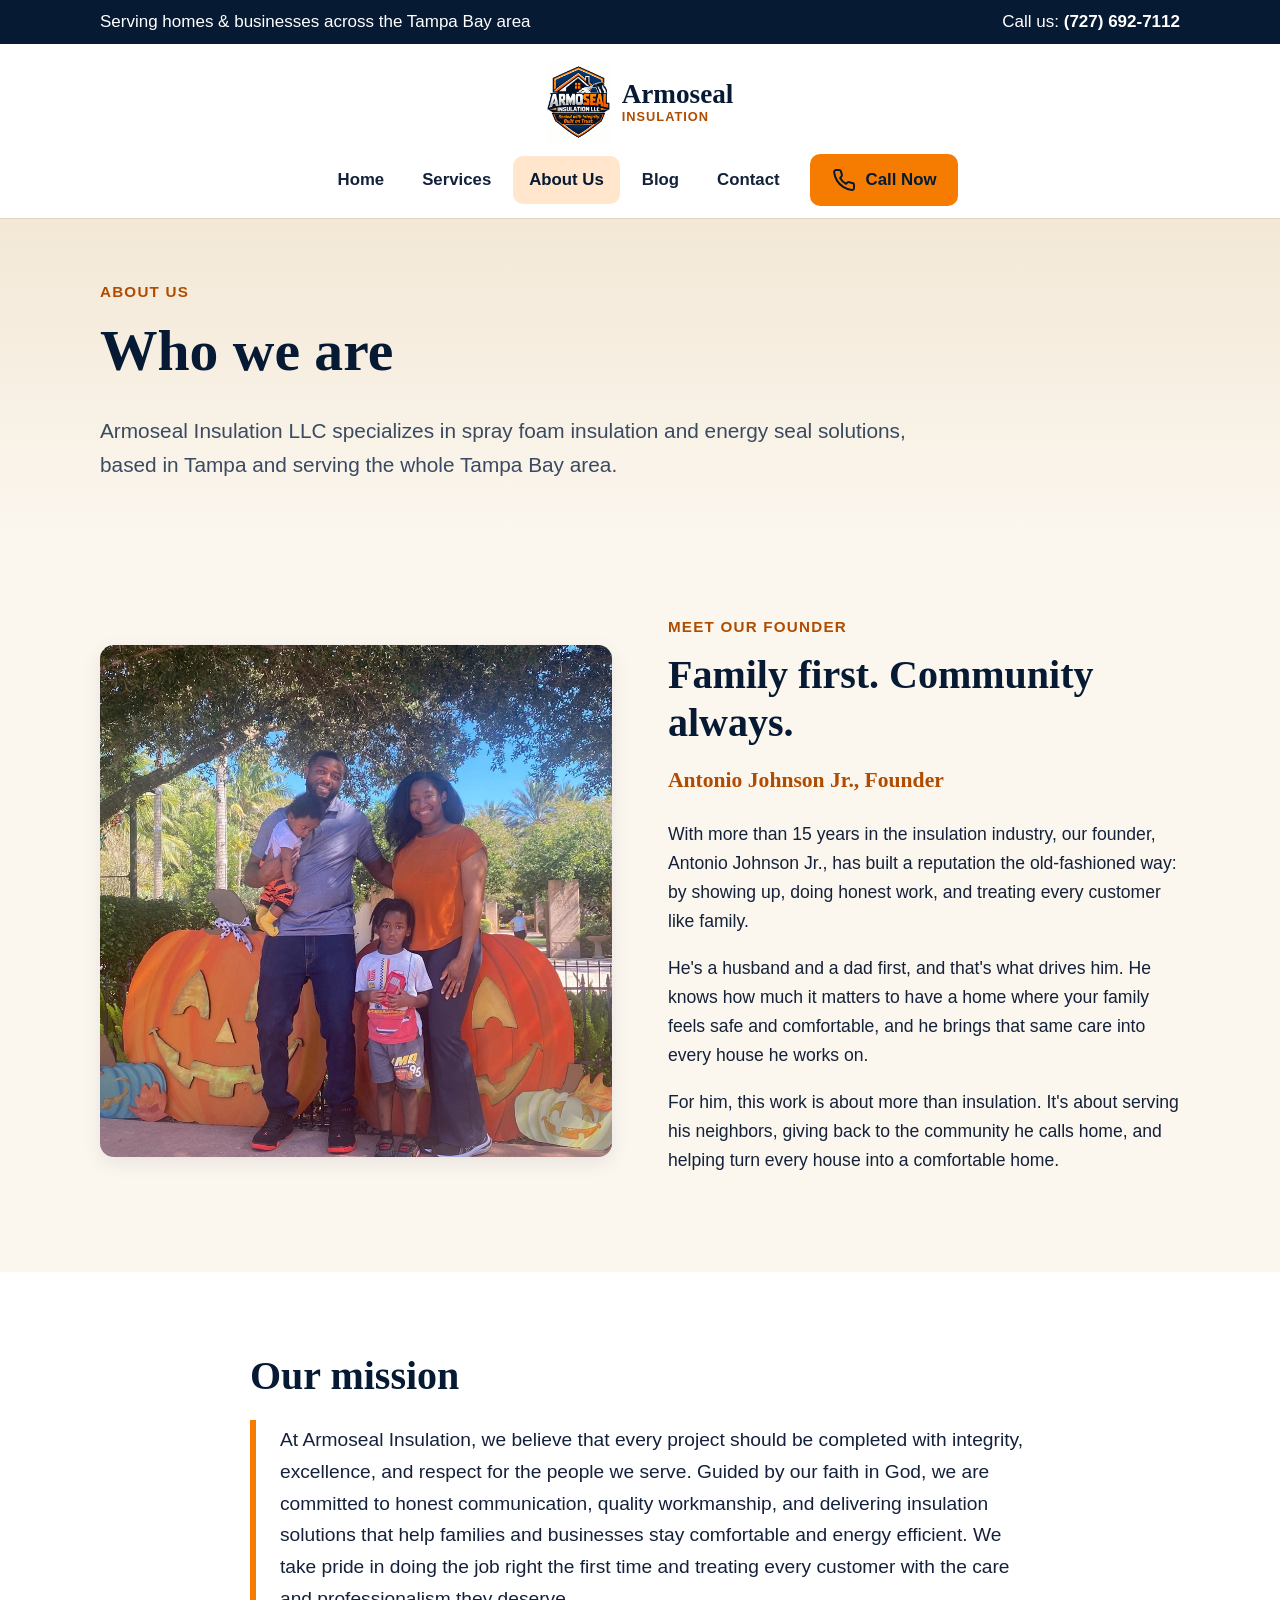
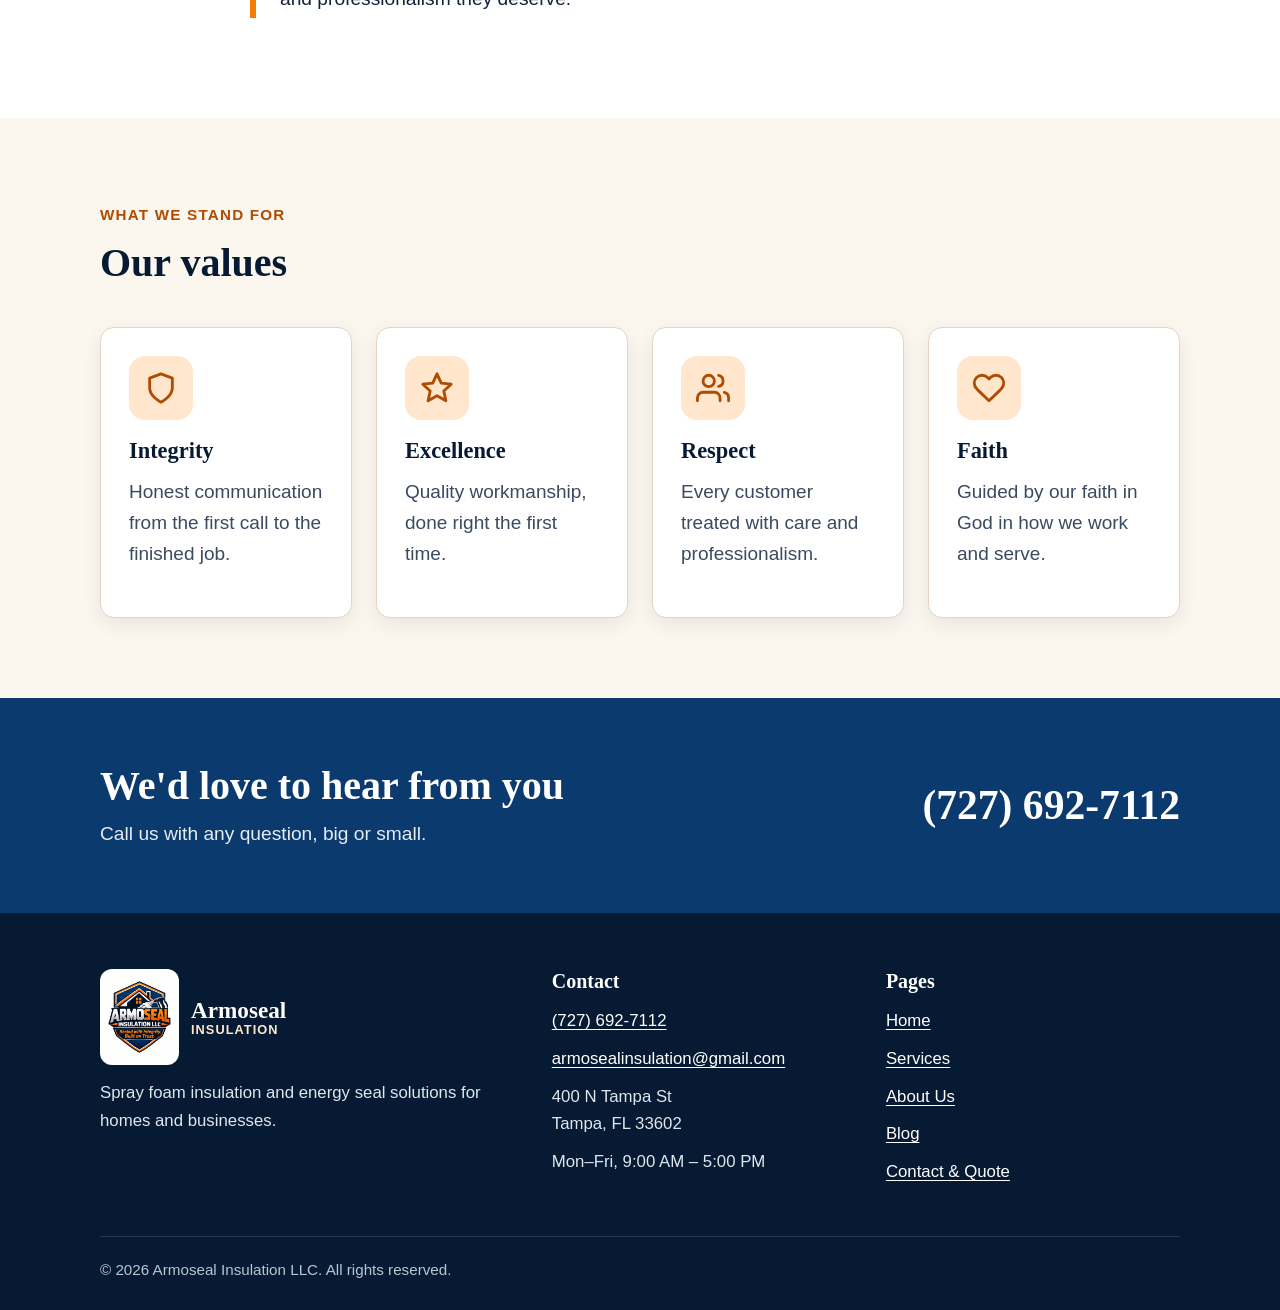
<file: about.html>
<!doctype html>
<html lang="en">
<head>
  <meta charset="utf-8">
  <meta name="viewport" content="width=device-width, initial-scale=1">
  <title>About Us | Armoseal Insulation</title>
  <meta name="description" content="Armoseal Insulation LLC: honest, quality insulation work guided by integrity, excellence and respect.">
  <meta name="theme-color" content="#061a33">
  <link rel="icon" href="images/favicon.png?v=2" type="image/png">
  <link rel="apple-touch-icon" href="images/favicon.png?v=2">
  <link rel="stylesheet" href="css/styles.css?v=5">
</head>
<body>
  <a class="skip-link" href="#main">Skip to main content</a>

  <div class="topbar">
    <div class="container">
      <span class="hide-sm">Serving homes &amp; businesses across the Tampa Bay area</span>
      <span>Call us: <a href="tel:+17276927112">(727) 692-7112</a></span>
    </div>
  </div>

  <header class="site-header">
    <div class="container">
      <a class="brand" href="index.html" aria-label="Armoseal Insulation, home page">
        <img class="brand-logo" src="images/logo-small.png?v=2" alt="" width="225" height="300">
        <span class="brand-name">Armoseal<small>Insulation</small></span>
      </a>
      <button class="menu-toggle" type="button" aria-expanded="false" aria-controls="site-nav">
        <svg viewBox="0 0 24 24" fill="none" stroke="currentColor" stroke-width="2.5" stroke-linecap="round" aria-hidden="true"><path d="M4 6h16M4 12h16M4 18h16"/></svg>
        <span class="menu-label">Menu</span>
      </button>
      <nav class="nav" id="site-nav" aria-label="Main menu">
        <ul>
          <li><a href="index.html">Home</a></li>
          <li><a href="services.html">Services</a></li>
          <li><a href="about.html" aria-current="page">About Us</a></li>
          <li><a href="blog.html">Blog</a></li>
          <li><a href="contact.html">Contact</a></li>
          <li class="nav-call"><a class="btn btn-primary btn-small" href="tel:+17276927112">
            <svg viewBox="0 0 24 24" fill="none" stroke="currentColor" stroke-width="2" stroke-linecap="round" stroke-linejoin="round" aria-hidden="true"><path d="M22 16.92v3a2 2 0 0 1-2.18 2 19.79 19.79 0 0 1-8.63-3.07 19.5 19.5 0 0 1-6-6 19.79 19.79 0 0 1-3.07-8.67A2 2 0 0 1 4.11 2h3a2 2 0 0 1 2 1.72 12.84 12.84 0 0 0 .7 2.81 2 2 0 0 1-.45 2.11L8.09 9.91a16 16 0 0 0 6 6l1.27-1.27a2 2 0 0 1 2.11-.45 12.84 12.84 0 0 0 2.81.7A2 2 0 0 1 22 16.92z"/></svg>
            Call Now</a></li>
        </ul>
      </nav>
    </div>
  </header>

  <main id="main">
    <section class="page-hero">
      <div class="container">
        <span class="eyebrow">About us</span>
        <h1>Who we are</h1>
        <p>Armoseal Insulation LLC specializes in spray foam insulation and energy seal solutions, based in Tampa and serving the whole Tampa Bay area.</p>
      </div>
    </section>

    <section class="section">
      <div class="container split founder">
        <figure class="photo photo-square">
          <img src="images/founder-family.jpg" alt="Antonio Johnson Jr., founder of Armoseal Insulation, with his wife and two sons, smiling in front of giant pumpkin decorations" width="1000" height="1000">
        </figure>
        <div>
          <span class="eyebrow">Meet our founder</span>
          <h2>Family first. Community always.</h2>
          <p class="founder-name">Antonio Johnson Jr., Founder</p>
          <p>With more than 15 years in the insulation industry, our founder, Antonio Johnson Jr., has built a reputation the old-fashioned way: by showing up, doing honest work, and treating every customer like family.</p>
          <p>He's a husband and a dad first, and that's what drives him. He knows how much it matters to have a home where your family feels safe and comfortable, and he brings that same care into every house he works on.</p>
          <p>For him, this work is about more than insulation. It's about serving his neighbors, giving back to the community he calls home, and helping turn every house into a comfortable home.</p>
        </div>
      </div>
    </section>

    <section class="section section-alt">
      <div class="container narrow">
        <h2>Our mission</h2>
        <p class="quote-block">At Armoseal Insulation, we believe that every project should be completed with integrity, excellence, and respect for the people we serve. Guided by our faith in God, we are committed to honest communication, quality workmanship, and delivering insulation solutions that help families and businesses stay comfortable and energy efficient. We take pride in doing the job right the first time and treating every customer with the care and professionalism they deserve.</p>
      </div>
    </section>

    <section class="section values">
      <div class="container">
        <div class="section-head">
          <span class="eyebrow">What we stand for</span>
          <h2>Our values</h2>
        </div>
        <div class="grid grid-4">
          <article class="card">
            <div class="icon-badge"><svg viewBox="0 0 24 24" fill="none" stroke="currentColor" stroke-width="2" stroke-linecap="round" stroke-linejoin="round" aria-hidden="true"><path d="M12 22s8-4 8-10V5l-8-3-8 3v7c0 6 8 10 8 10z"/></svg></div>
            <h3>Integrity</h3>
            <p>Honest communication from the first call to the finished job.</p>
          </article>
          <article class="card">
            <div class="icon-badge"><svg viewBox="0 0 24 24" fill="none" stroke="currentColor" stroke-width="2" stroke-linecap="round" stroke-linejoin="round" aria-hidden="true"><path d="m12 2 3 6.5 7 .8-5.2 4.8 1.5 6.9L12 17.5 5.7 21l1.5-6.9L2 9.3l7-.8z"/></svg></div>
            <h3>Excellence</h3>
            <p>Quality workmanship, done right the first time.</p>
          </article>
          <article class="card">
            <div class="icon-badge"><svg viewBox="0 0 24 24" fill="none" stroke="currentColor" stroke-width="2" stroke-linecap="round" stroke-linejoin="round" aria-hidden="true"><path d="M17 21v-2a4 4 0 0 0-4-4H5a4 4 0 0 0-4 4v2"/><circle cx="9" cy="7" r="4"/><path d="M23 21v-2a4 4 0 0 0-3-3.9M16 3.1a4 4 0 0 1 0 7.8"/></svg></div>
            <h3>Respect</h3>
            <p>Every customer treated with care and professionalism.</p>
          </article>
          <article class="card">
            <div class="icon-badge"><svg viewBox="0 0 24 24" fill="none" stroke="currentColor" stroke-width="2" stroke-linecap="round" stroke-linejoin="round" aria-hidden="true"><path d="M20.8 4.6a5.5 5.5 0 0 0-7.8 0L12 5.7l-1-1.1a5.5 5.5 0 0 0-7.8 7.8l1 1.1L12 21l7.8-7.5 1-1.1a5.5 5.5 0 0 0 0-7.8z"/></svg></div>
            <h3>Faith</h3>
            <p>Guided by our faith in God in how we work and serve.</p>
          </article>
        </div>
      </div>
    </section>

    <section class="cta-band">
      <div class="container">
        <div>
          <h2>We'd love to hear from you</h2>
          <p>Call us with any question, big or small.</p>
        </div>
        <a class="big-phone" href="tel:+17276927112">(727) 692-7112</a>
      </div>
    </section>
  </main>

  <footer class="site-footer">
    <div class="container">
      <div class="footer-grid">
        <div>
          <a class="brand" href="index.html">
            <img class="brand-logo" src="images/logo-small.png?v=2" alt="" width="225" height="300">
            <span class="brand-name">Armoseal<small>Insulation</small></span>
          </a>
          <p>Spray foam insulation and energy seal solutions for homes and businesses.</p>
        </div>
        <div>
          <h2>Contact</h2>
          <ul>
            <li><a href="tel:+17276927112">(727) 692-7112</a></li>
            <li><a href="mailto:armosealinsulation@gmail.com">armosealinsulation@gmail.com</a></li>
            <li>400 N Tampa St<br>Tampa, FL 33602</li>
            <li>Mon–Fri, 9:00 AM – 5:00 PM</li>
          </ul>
        </div>
        <div>
          <h2>Pages</h2>
          <ul>
            <li><a href="index.html">Home</a></li>
            <li><a href="services.html">Services</a></li>
            <li><a href="about.html">About Us</a></li>
            <li><a href="blog.html">Blog</a></li>
            <li><a href="contact.html">Contact &amp; Quote</a></li>
          </ul>
        </div>
      </div>
      <div class="footer-bottom">© <span id="year">2026</span> Armoseal Insulation LLC. All rights reserved.</div>
    </div>
  </footer>

  <div class="call-bar">
    <a class="btn btn-primary" href="tel:+17276927112">
      <svg viewBox="0 0 24 24" fill="none" stroke="currentColor" stroke-width="2" stroke-linecap="round" stroke-linejoin="round" aria-hidden="true"><path d="M22 16.92v3a2 2 0 0 1-2.18 2 19.79 19.79 0 0 1-8.63-3.07 19.5 19.5 0 0 1-6-6 19.79 19.79 0 0 1-3.07-8.67A2 2 0 0 1 4.11 2h3a2 2 0 0 1 2 1.72 12.84 12.84 0 0 0 .7 2.81 2 2 0 0 1-.45 2.11L8.09 9.91a16 16 0 0 0 6 6l1.27-1.27a2 2 0 0 1 2.11-.45 12.84 12.84 0 0 0 2.81.7A2 2 0 0 1 22 16.92z"/></svg>
      Call Us
    </a>
    <a class="btn btn-secondary" href="contact.html">Get a Quote</a>
  </div>

  <script src="js/main.js?v=3"></script>
</body>
</html>
</file>
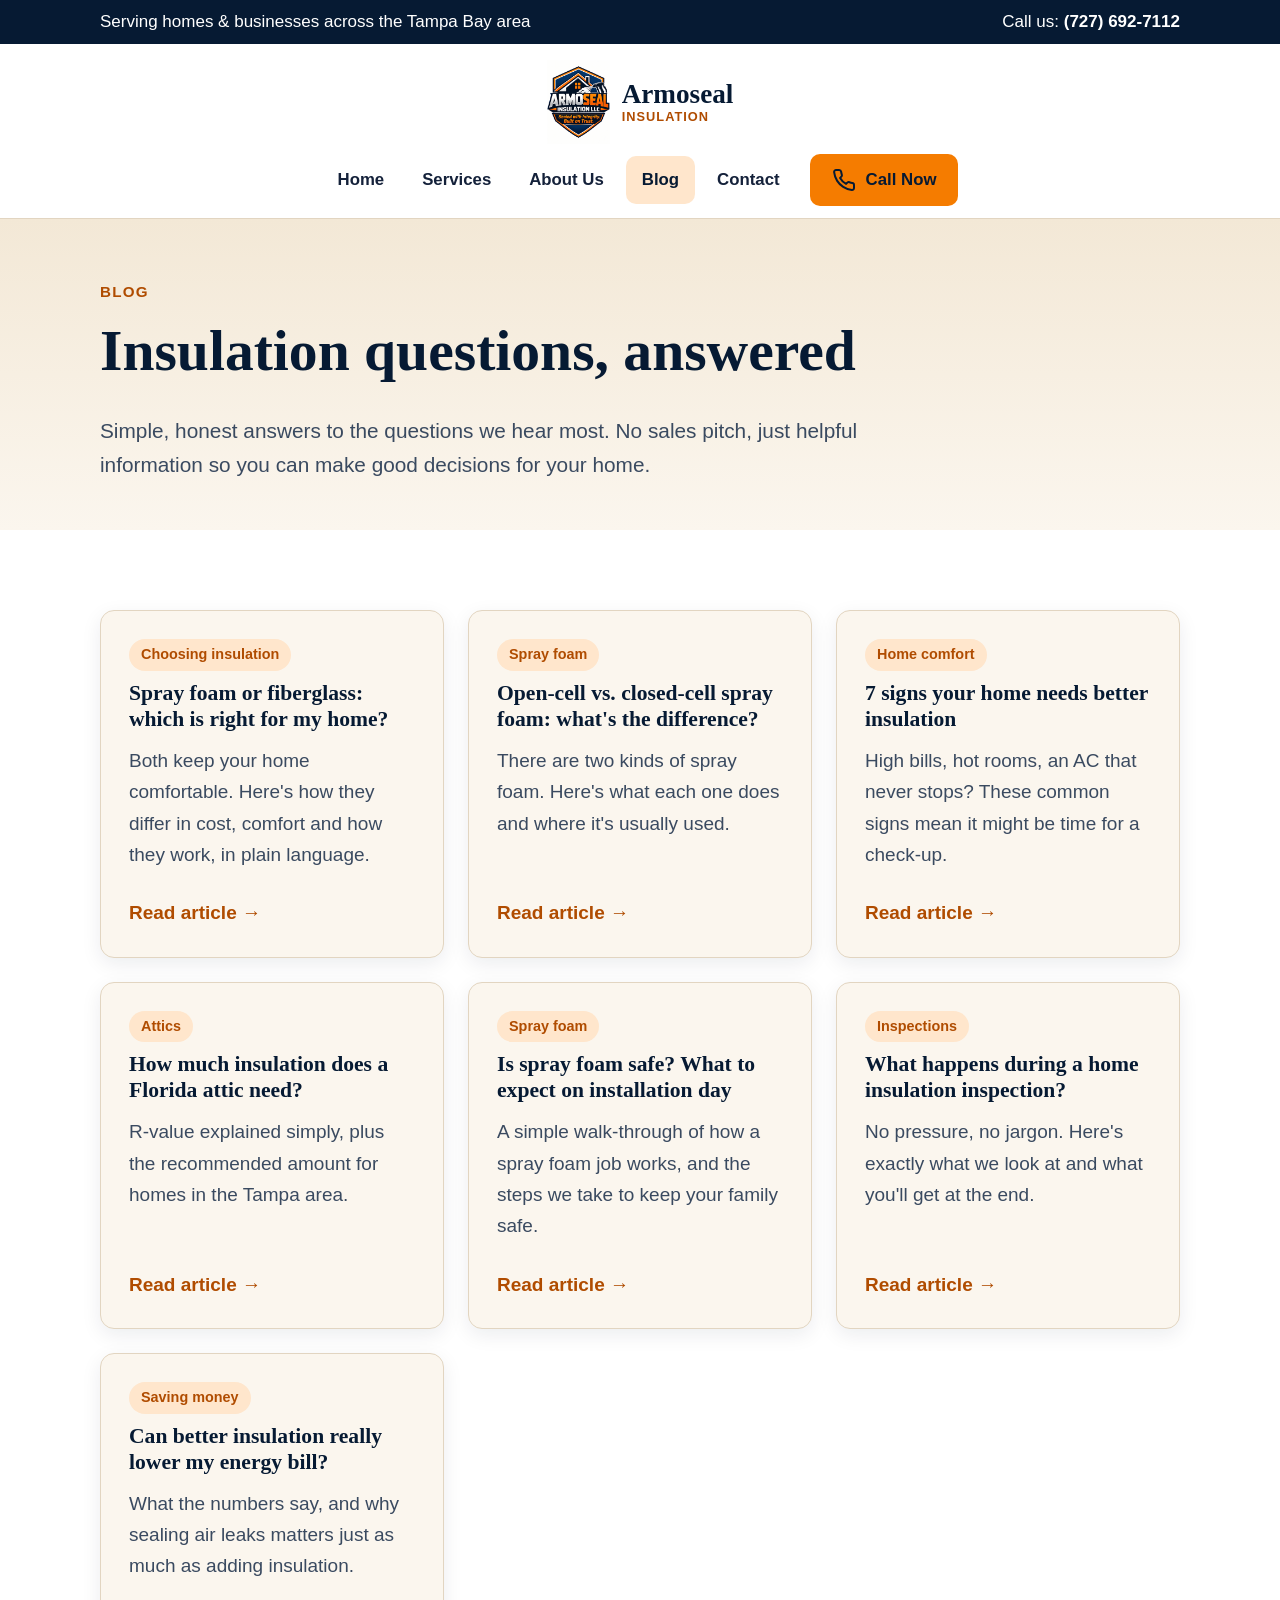
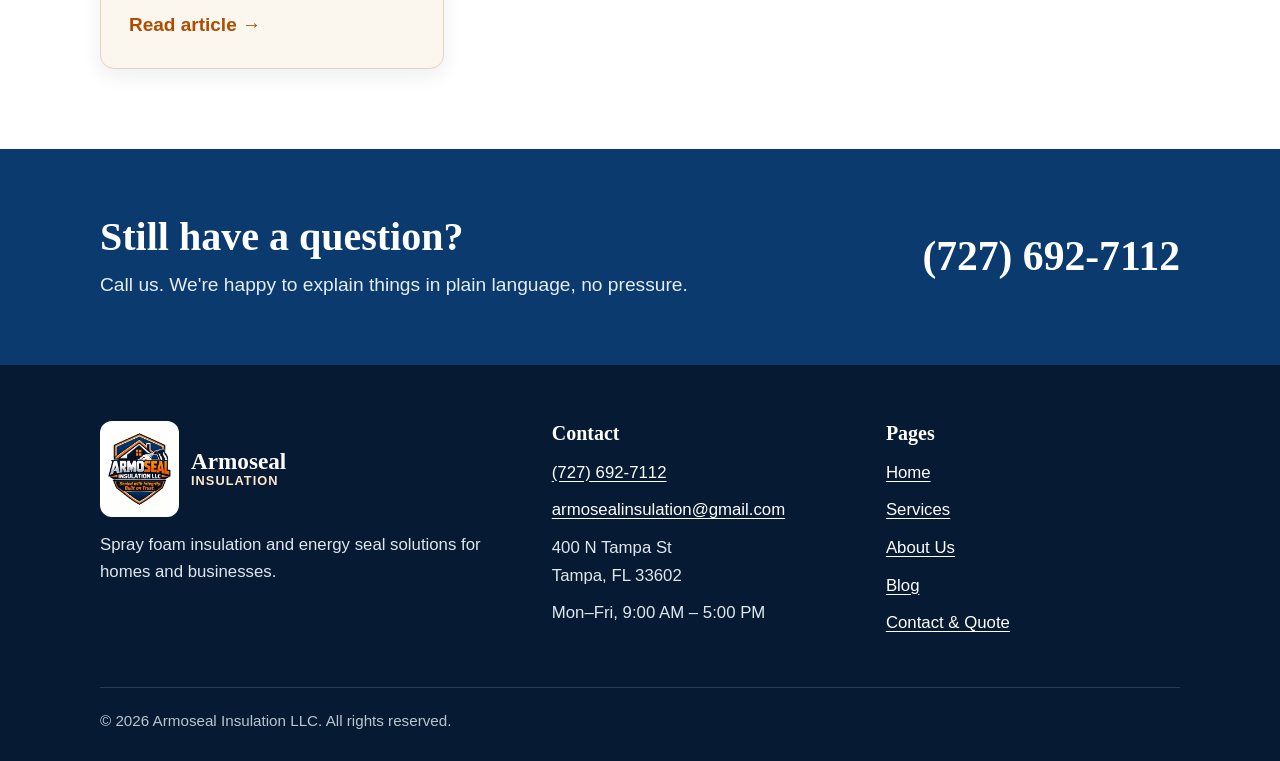
<file: blog.html>
<!doctype html>
<html lang="en">
<head>
  <meta charset="utf-8">
  <meta name="viewport" content="width=device-width, initial-scale=1">
  <title>Blog: Insulation Questions Answered | Armoseal Insulation</title>
  <meta name="description" content="Plain-language answers to common questions about spray foam, fiberglass, attic insulation, inspections and energy savings in Tampa, FL.">
  <meta name="theme-color" content="#061a33">
  <link rel="icon" href="images/favicon.png?v=2" type="image/png">
  <link rel="apple-touch-icon" href="images/favicon.png?v=2">
  <link rel="stylesheet" href="css/styles.css?v=5">
</head>
<body>
  <a class="skip-link" href="#main">Skip to main content</a>

  <div class="topbar">
    <div class="container">
      <span class="hide-sm">Serving homes &amp; businesses across the Tampa Bay area</span>
      <span>Call us: <a href="tel:+17276927112">(727) 692-7112</a></span>
    </div>
  </div>

  <header class="site-header">
    <div class="container">
      <a class="brand" href="index.html" aria-label="Armoseal Insulation, home page">
        <img class="brand-logo" src="images/logo-small.png?v=2" alt="" width="225" height="300">
        <span class="brand-name">Armoseal<small>Insulation</small></span>
      </a>
      <button class="menu-toggle" type="button" aria-expanded="false" aria-controls="site-nav">
        <svg viewBox="0 0 24 24" fill="none" stroke="currentColor" stroke-width="2.5" stroke-linecap="round" aria-hidden="true"><path d="M4 6h16M4 12h16M4 18h16"/></svg>
        <span class="menu-label">Menu</span>
      </button>
      <nav class="nav" id="site-nav" aria-label="Main menu">
        <ul>
          <li><a href="index.html">Home</a></li>
          <li><a href="services.html">Services</a></li>
          <li><a href="about.html">About Us</a></li>
          <li><a href="blog.html" aria-current="page">Blog</a></li>
          <li><a href="contact.html">Contact</a></li>
          <li class="nav-call"><a class="btn btn-primary btn-small" href="tel:+17276927112">
            <svg viewBox="0 0 24 24" fill="none" stroke="currentColor" stroke-width="2" stroke-linecap="round" stroke-linejoin="round" aria-hidden="true"><path d="M22 16.92v3a2 2 0 0 1-2.18 2 19.79 19.79 0 0 1-8.63-3.07 19.5 19.5 0 0 1-6-6 19.79 19.79 0 0 1-3.07-8.67A2 2 0 0 1 4.11 2h3a2 2 0 0 1 2 1.72 12.84 12.84 0 0 0 .7 2.81 2 2 0 0 1-.45 2.11L8.09 9.91a16 16 0 0 0 6 6l1.27-1.27a2 2 0 0 1 2.11-.45 12.84 12.84 0 0 0 2.81.7A2 2 0 0 1 22 16.92z"/></svg>
            Call Now</a></li>
        </ul>
      </nav>
    </div>
  </header>

  <main id="main">
    <section class="page-hero">
      <div class="container">
        <span class="eyebrow">Blog</span>
        <h1>Insulation questions, answered</h1>
        <p>Simple, honest answers to the questions we hear most. No sales pitch, just helpful information so you can make good decisions for your home.</p>
      </div>
    </section>

    <section class="section section-alt">
      <div class="container">
        <div class="grid grid-3 post-grid">
          <a class="card post-card" href="blog/spray-foam-vs-fiberglass.html">
            <span class="post-tag">Choosing insulation</span>
            <h2>Spray foam or fiberglass: which is right for my home?</h2>
            <p>Both keep your home comfortable. Here&#x27;s how they differ in cost, comfort and how they work, in plain language.</p>
            <span class="read-more">Read article →</span>
          </a>
          <a class="card post-card" href="blog/open-cell-vs-closed-cell-spray-foam.html">
            <span class="post-tag">Spray foam</span>
            <h2>Open-cell vs. closed-cell spray foam: what&#x27;s the difference?</h2>
            <p>There are two kinds of spray foam. Here&#x27;s what each one does and where it&#x27;s usually used.</p>
            <span class="read-more">Read article →</span>
          </a>
          <a class="card post-card" href="blog/signs-your-home-needs-insulation.html">
            <span class="post-tag">Home comfort</span>
            <h2>7 signs your home needs better insulation</h2>
            <p>High bills, hot rooms, an AC that never stops? These common signs mean it might be time for a check-up.</p>
            <span class="read-more">Read article →</span>
          </a>
          <a class="card post-card" href="blog/how-much-insulation-florida-attic.html">
            <span class="post-tag">Attics</span>
            <h2>How much insulation does a Florida attic need?</h2>
            <p>R-value explained simply, plus the recommended amount for homes in the Tampa area.</p>
            <span class="read-more">Read article →</span>
          </a>
          <a class="card post-card" href="blog/is-spray-foam-safe-installation-day.html">
            <span class="post-tag">Spray foam</span>
            <h2>Is spray foam safe? What to expect on installation day</h2>
            <p>A simple walk-through of how a spray foam job works, and the steps we take to keep your family safe.</p>
            <span class="read-more">Read article →</span>
          </a>
          <a class="card post-card" href="blog/what-happens-during-an-insulation-inspection.html">
            <span class="post-tag">Inspections</span>
            <h2>What happens during a home insulation inspection?</h2>
            <p>No pressure, no jargon. Here&#x27;s exactly what we look at and what you&#x27;ll get at the end.</p>
            <span class="read-more">Read article →</span>
          </a>
          <a class="card post-card" href="blog/can-insulation-lower-my-energy-bill.html">
            <span class="post-tag">Saving money</span>
            <h2>Can better insulation really lower my energy bill?</h2>
            <p>What the numbers say, and why sealing air leaks matters just as much as adding insulation.</p>
            <span class="read-more">Read article →</span>
          </a>
        </div>
      </div>
    </section>
    <section class="cta-band">
      <div class="container">
        <div>
          <h2>Still have a question?</h2>
          <p>Call us. We're happy to explain things in plain language, no pressure.</p>
        </div>
        <a class="big-phone" href="tel:+17276927112">(727) 692-7112</a>
      </div>
    </section>
  </main>

  <footer class="site-footer">
    <div class="container">
      <div class="footer-grid">
        <div>
          <a class="brand" href="index.html">
            <img class="brand-logo" src="images/logo-small.png?v=2" alt="" width="225" height="300">
            <span class="brand-name">Armoseal<small>Insulation</small></span>
          </a>
          <p>Spray foam insulation and energy seal solutions for homes and businesses.</p>
        </div>
        <div>
          <h2>Contact</h2>
          <ul>
            <li><a href="tel:+17276927112">(727) 692-7112</a></li>
            <li><a href="mailto:armosealinsulation@gmail.com">armosealinsulation@gmail.com</a></li>
            <li>400 N Tampa St<br>Tampa, FL 33602</li>
            <li>Mon–Fri, 9:00 AM – 5:00 PM</li>
          </ul>
        </div>
        <div>
          <h2>Pages</h2>
          <ul>
            <li><a href="index.html">Home</a></li>
            <li><a href="services.html">Services</a></li>
            <li><a href="about.html">About Us</a></li>
            <li><a href="blog.html">Blog</a></li>
            <li><a href="contact.html">Contact &amp; Quote</a></li>
          </ul>
        </div>
      </div>
      <div class="footer-bottom">© <span id="year">2026</span> Armoseal Insulation LLC. All rights reserved.</div>
    </div>
  </footer>

  <div class="call-bar">
    <a class="btn btn-primary" href="tel:+17276927112">
      <svg viewBox="0 0 24 24" fill="none" stroke="currentColor" stroke-width="2" stroke-linecap="round" stroke-linejoin="round" aria-hidden="true"><path d="M22 16.92v3a2 2 0 0 1-2.18 2 19.79 19.79 0 0 1-8.63-3.07 19.5 19.5 0 0 1-6-6 19.79 19.79 0 0 1-3.07-8.67A2 2 0 0 1 4.11 2h3a2 2 0 0 1 2 1.72 12.84 12.84 0 0 0 .7 2.81 2 2 0 0 1-.45 2.11L8.09 9.91a16 16 0 0 0 6 6l1.27-1.27a2 2 0 0 1 2.11-.45 12.84 12.84 0 0 0 2.81.7A2 2 0 0 1 22 16.92z"/></svg>
      Call Us
    </a>
    <a class="btn btn-secondary" href="contact.html">Get a Quote</a>
  </div>

  <script src="js/main.js?v=3"></script>
</body>
</html>
</file>
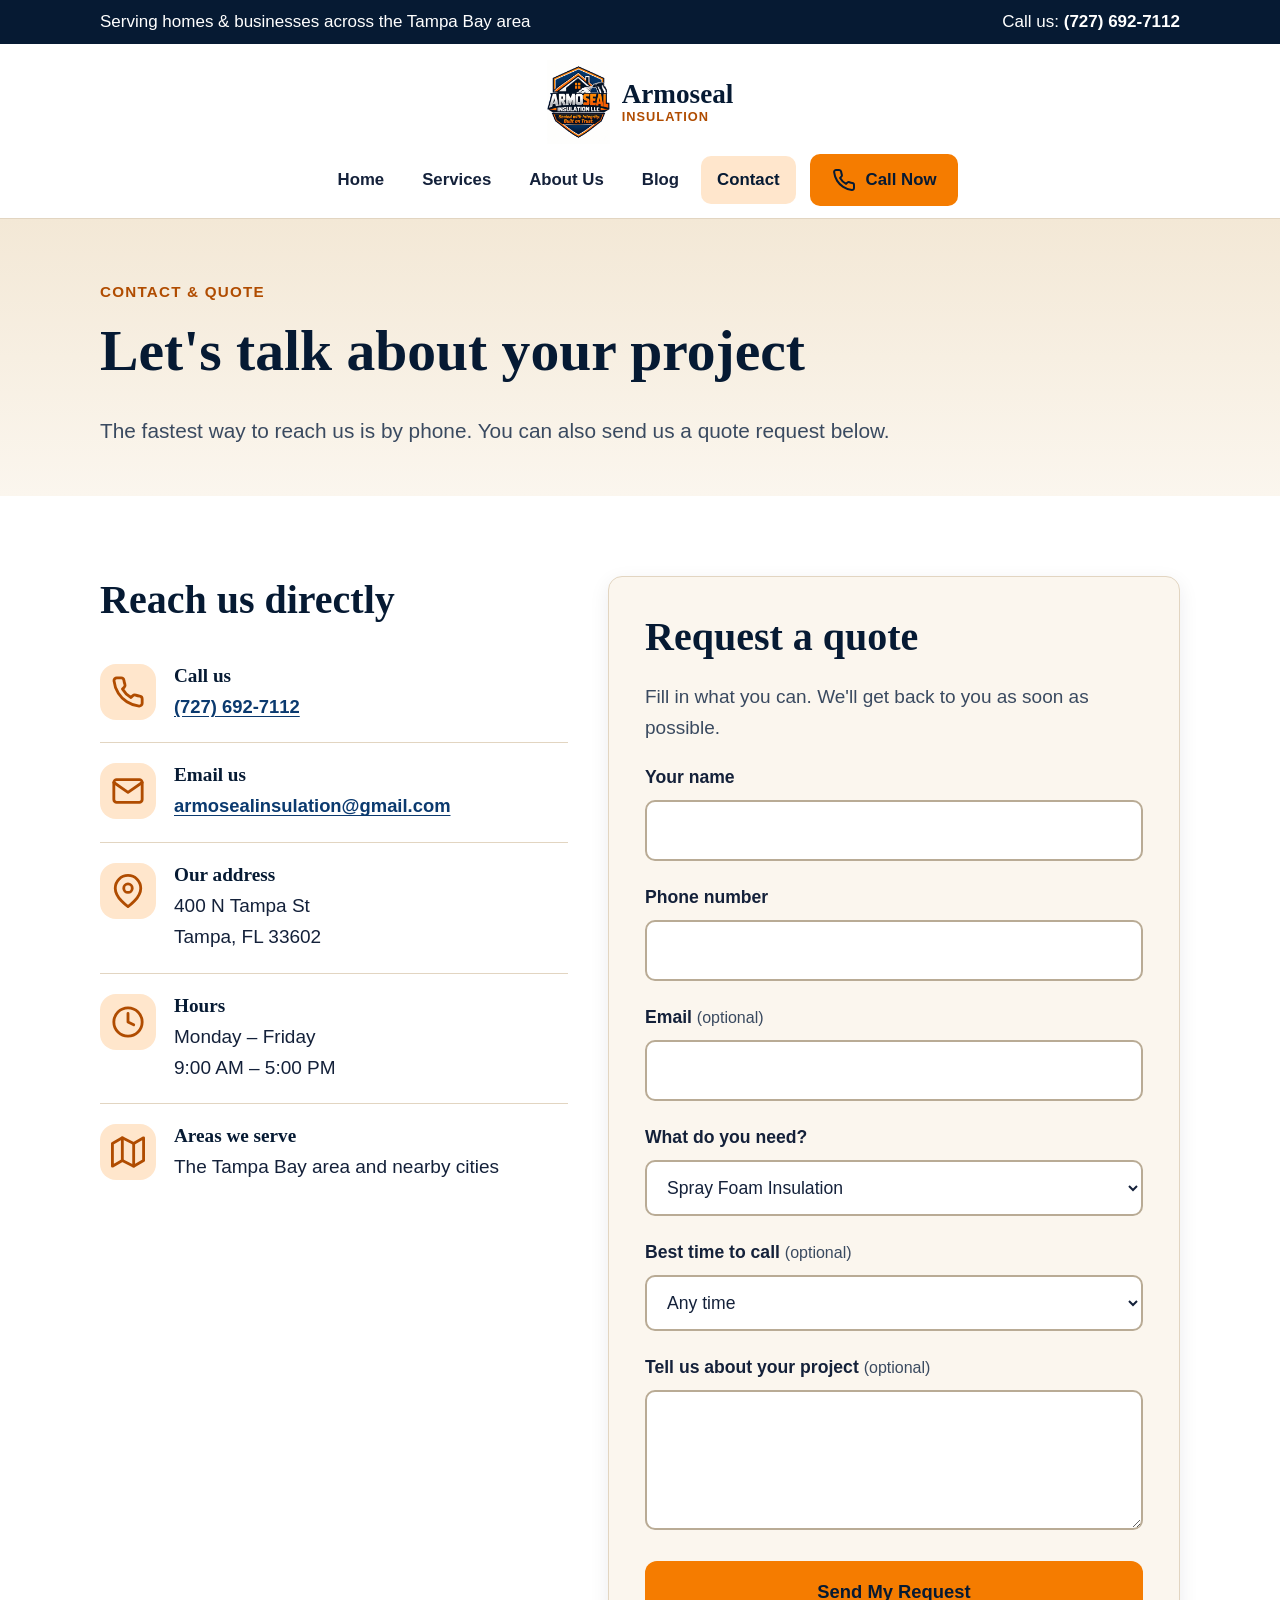
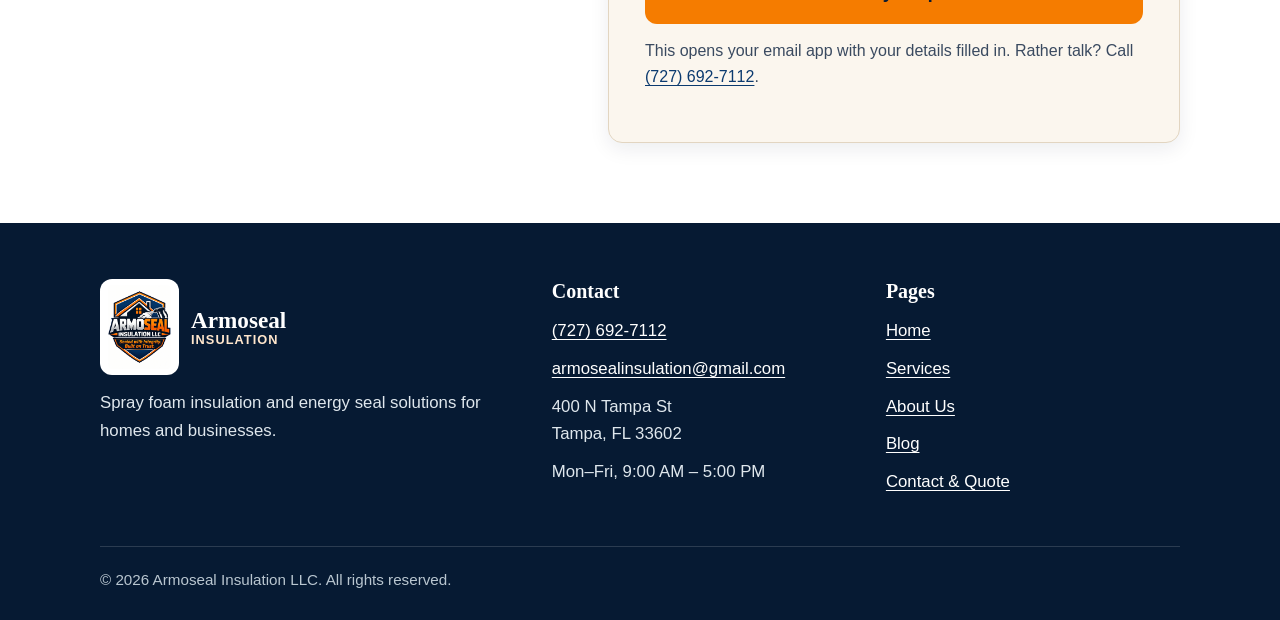
<file: contact.html>
<!doctype html>
<html lang="en">
<head>
  <meta charset="utf-8">
  <meta name="viewport" content="width=device-width, initial-scale=1">
  <title>Contact &amp; Get a Quote | Armoseal Insulation</title>
  <meta name="description" content="Call (727) 692-7112 or request an insulation quote from Armoseal Insulation, serving the Tampa Bay area.">
  <meta name="theme-color" content="#061a33">
  <link rel="icon" href="images/favicon.png?v=2" type="image/png">
  <link rel="apple-touch-icon" href="images/favicon.png?v=2">
  <link rel="stylesheet" href="css/styles.css?v=5">
</head>
<body>
  <a class="skip-link" href="#main">Skip to main content</a>

  <div class="topbar">
    <div class="container">
      <span class="hide-sm">Serving homes &amp; businesses across the Tampa Bay area</span>
      <span>Call us: <a href="tel:+17276927112">(727) 692-7112</a></span>
    </div>
  </div>

  <header class="site-header">
    <div class="container">
      <a class="brand" href="index.html" aria-label="Armoseal Insulation, home page">
        <img class="brand-logo" src="images/logo-small.png?v=2" alt="" width="225" height="300">
        <span class="brand-name">Armoseal<small>Insulation</small></span>
      </a>
      <button class="menu-toggle" type="button" aria-expanded="false" aria-controls="site-nav">
        <svg viewBox="0 0 24 24" fill="none" stroke="currentColor" stroke-width="2.5" stroke-linecap="round" aria-hidden="true"><path d="M4 6h16M4 12h16M4 18h16"/></svg>
        <span class="menu-label">Menu</span>
      </button>
      <nav class="nav" id="site-nav" aria-label="Main menu">
        <ul>
          <li><a href="index.html">Home</a></li>
          <li><a href="services.html">Services</a></li>
          <li><a href="about.html">About Us</a></li>
          <li><a href="blog.html">Blog</a></li>
          <li><a href="contact.html" aria-current="page">Contact</a></li>
          <li class="nav-call"><a class="btn btn-primary btn-small" href="tel:+17276927112">
            <svg viewBox="0 0 24 24" fill="none" stroke="currentColor" stroke-width="2" stroke-linecap="round" stroke-linejoin="round" aria-hidden="true"><path d="M22 16.92v3a2 2 0 0 1-2.18 2 19.79 19.79 0 0 1-8.63-3.07 19.5 19.5 0 0 1-6-6 19.79 19.79 0 0 1-3.07-8.67A2 2 0 0 1 4.11 2h3a2 2 0 0 1 2 1.72 12.84 12.84 0 0 0 .7 2.81 2 2 0 0 1-.45 2.11L8.09 9.91a16 16 0 0 0 6 6l1.27-1.27a2 2 0 0 1 2.11-.45 12.84 12.84 0 0 0 2.81.7A2 2 0 0 1 22 16.92z"/></svg>
            Call Now</a></li>
        </ul>
      </nav>
    </div>
  </header>

  <main id="main">
    <section class="page-hero">
      <div class="container">
        <span class="eyebrow">Contact &amp; quote</span>
        <h1>Let's talk about your project</h1>
        <p>The fastest way to reach us is by phone. You can also send us a quote request below.</p>
      </div>
    </section>

    <section class="section section-alt">
      <div class="container contact-grid">
        <div>
          <h2>Reach us directly</h2>
          <div class="contact-item">
            <div class="icon-badge"><svg viewBox="0 0 24 24" fill="none" stroke="currentColor" stroke-width="2" stroke-linecap="round" stroke-linejoin="round" aria-hidden="true"><path d="M22 16.92v3a2 2 0 0 1-2.18 2 19.79 19.79 0 0 1-8.63-3.07 19.5 19.5 0 0 1-6-6 19.79 19.79 0 0 1-3.07-8.67A2 2 0 0 1 4.11 2h3a2 2 0 0 1 2 1.72 12.84 12.84 0 0 0 .7 2.81 2 2 0 0 1-.45 2.11L8.09 9.91a16 16 0 0 0 6 6l1.27-1.27a2 2 0 0 1 2.11-.45 12.84 12.84 0 0 0 2.81.7A2 2 0 0 1 22 16.92z"/></svg></div>
            <div>
              <h3>Call us</h3>
              <p><a href="tel:+17276927112">(727) 692-7112</a></p>
            </div>
          </div>
          <div class="contact-item">
            <div class="icon-badge"><svg viewBox="0 0 24 24" fill="none" stroke="currentColor" stroke-width="2" stroke-linecap="round" stroke-linejoin="round" aria-hidden="true"><rect x="2" y="4" width="20" height="16" rx="2"/><path d="m22 6-10 7L2 6"/></svg></div>
            <div>
              <h3>Email us</h3>
              <p><a href="mailto:armosealinsulation@gmail.com">armosealinsulation@gmail.com</a></p>
            </div>
          </div>
          <div class="contact-item">
            <div class="icon-badge"><svg viewBox="0 0 24 24" fill="none" stroke="currentColor" stroke-width="2" stroke-linecap="round" stroke-linejoin="round" aria-hidden="true"><path d="M21 10c0 7-9 13-9 13S3 17 3 10a9 9 0 0 1 18 0z"/><circle cx="12" cy="10" r="3"/></svg></div>
            <div>
              <h3>Our address</h3>
              <p>400 N Tampa St<br>Tampa, FL 33602</p>
            </div>
          </div>
          <div class="contact-item">
            <div class="icon-badge"><svg viewBox="0 0 24 24" fill="none" stroke="currentColor" stroke-width="2" stroke-linecap="round" stroke-linejoin="round" aria-hidden="true"><circle cx="12" cy="12" r="10"/><path d="M12 6v6l4 2"/></svg></div>
            <div>
              <h3>Hours</h3>
              <p>Monday – Friday<br>9:00 AM – 5:00 PM</p>
            </div>
          </div>
          <div class="contact-item">
            <div class="icon-badge"><svg viewBox="0 0 24 24" fill="none" stroke="currentColor" stroke-width="2" stroke-linecap="round" stroke-linejoin="round" aria-hidden="true"><path d="M1 6v16l7-4 8 4 7-4V2l-7 4-8-4-7 4z"/><path d="M8 2v16M16 6v16"/></svg></div>
            <div>
              <h3>Areas we serve</h3>
              <p>The Tampa Bay area and nearby cities</p>
            </div>
          </div>
        </div>

        <div class="card form-card">
          <h2>Request a quote</h2>
          <p>Fill in what you can. We'll get back to you as soon as possible.</p>
          <form id="quote-form">
            <div class="field">
              <label for="name">Your name</label>
              <input id="name" name="name" type="text" autocomplete="name" required>
            </div>
            <div class="field">
              <label for="phone">Phone number</label>
              <input id="phone" name="phone" type="tel" autocomplete="tel" required>
            </div>
            <div class="field">
              <label for="email">Email <span class="hint">(optional)</span></label>
              <input id="email" name="email" type="email" autocomplete="email">
            </div>
            <div class="field">
              <label for="service">What do you need?</label>
              <select id="service" name="service">
                <option>Spray Foam Insulation</option>
                <option>Fiberglass Insulation</option>
                <option>Home Inspection</option>
                <option>Not sure yet</option>
              </select>
            </div>
            <div class="field">
              <label for="time">Best time to call <span class="hint">(optional)</span></label>
              <select id="time" name="time">
                <option>Any time</option>
                <option>Morning</option>
                <option>Afternoon</option>
                <option>Evening</option>
              </select>
            </div>
            <div class="field">
              <label for="message">Tell us about your project <span class="hint">(optional)</span></label>
              <textarea id="message" name="message"></textarea>
            </div>
            <button class="btn btn-primary" type="submit" style="width:100%">Send My Request</button>
            <p class="form-note">This opens your email app with your details filled in. Rather talk? Call <a href="tel:+17276927112">(727) 692-7112</a>.</p>
          </form>
        </div>
      </div>
    </section>
  </main>

  <footer class="site-footer">
    <div class="container">
      <div class="footer-grid">
        <div>
          <a class="brand" href="index.html">
            <img class="brand-logo" src="images/logo-small.png?v=2" alt="" width="225" height="300">
            <span class="brand-name">Armoseal<small>Insulation</small></span>
          </a>
          <p>Spray foam insulation and energy seal solutions for homes and businesses.</p>
        </div>
        <div>
          <h2>Contact</h2>
          <ul>
            <li><a href="tel:+17276927112">(727) 692-7112</a></li>
            <li><a href="mailto:armosealinsulation@gmail.com">armosealinsulation@gmail.com</a></li>
            <li>400 N Tampa St<br>Tampa, FL 33602</li>
            <li>Mon–Fri, 9:00 AM – 5:00 PM</li>
          </ul>
        </div>
        <div>
          <h2>Pages</h2>
          <ul>
            <li><a href="index.html">Home</a></li>
            <li><a href="services.html">Services</a></li>
            <li><a href="about.html">About Us</a></li>
            <li><a href="blog.html">Blog</a></li>
            <li><a href="contact.html">Contact &amp; Quote</a></li>
          </ul>
        </div>
      </div>
      <div class="footer-bottom">© <span id="year">2026</span> Armoseal Insulation LLC. All rights reserved.</div>
    </div>
  </footer>

  <div class="call-bar">
    <a class="btn btn-primary" href="tel:+17276927112">
      <svg viewBox="0 0 24 24" fill="none" stroke="currentColor" stroke-width="2" stroke-linecap="round" stroke-linejoin="round" aria-hidden="true"><path d="M22 16.92v3a2 2 0 0 1-2.18 2 19.79 19.79 0 0 1-8.63-3.07 19.5 19.5 0 0 1-6-6 19.79 19.79 0 0 1-3.07-8.67A2 2 0 0 1 4.11 2h3a2 2 0 0 1 2 1.72 12.84 12.84 0 0 0 .7 2.81 2 2 0 0 1-.45 2.11L8.09 9.91a16 16 0 0 0 6 6l1.27-1.27a2 2 0 0 1 2.11-.45 12.84 12.84 0 0 0 2.81.7A2 2 0 0 1 22 16.92z"/></svg>
      Call Us
    </a>
    <a class="btn btn-secondary" href="contact.html">Get a Quote</a>
  </div>

  <script src="js/main.js?v=3"></script>
</body>
</html>
</file>
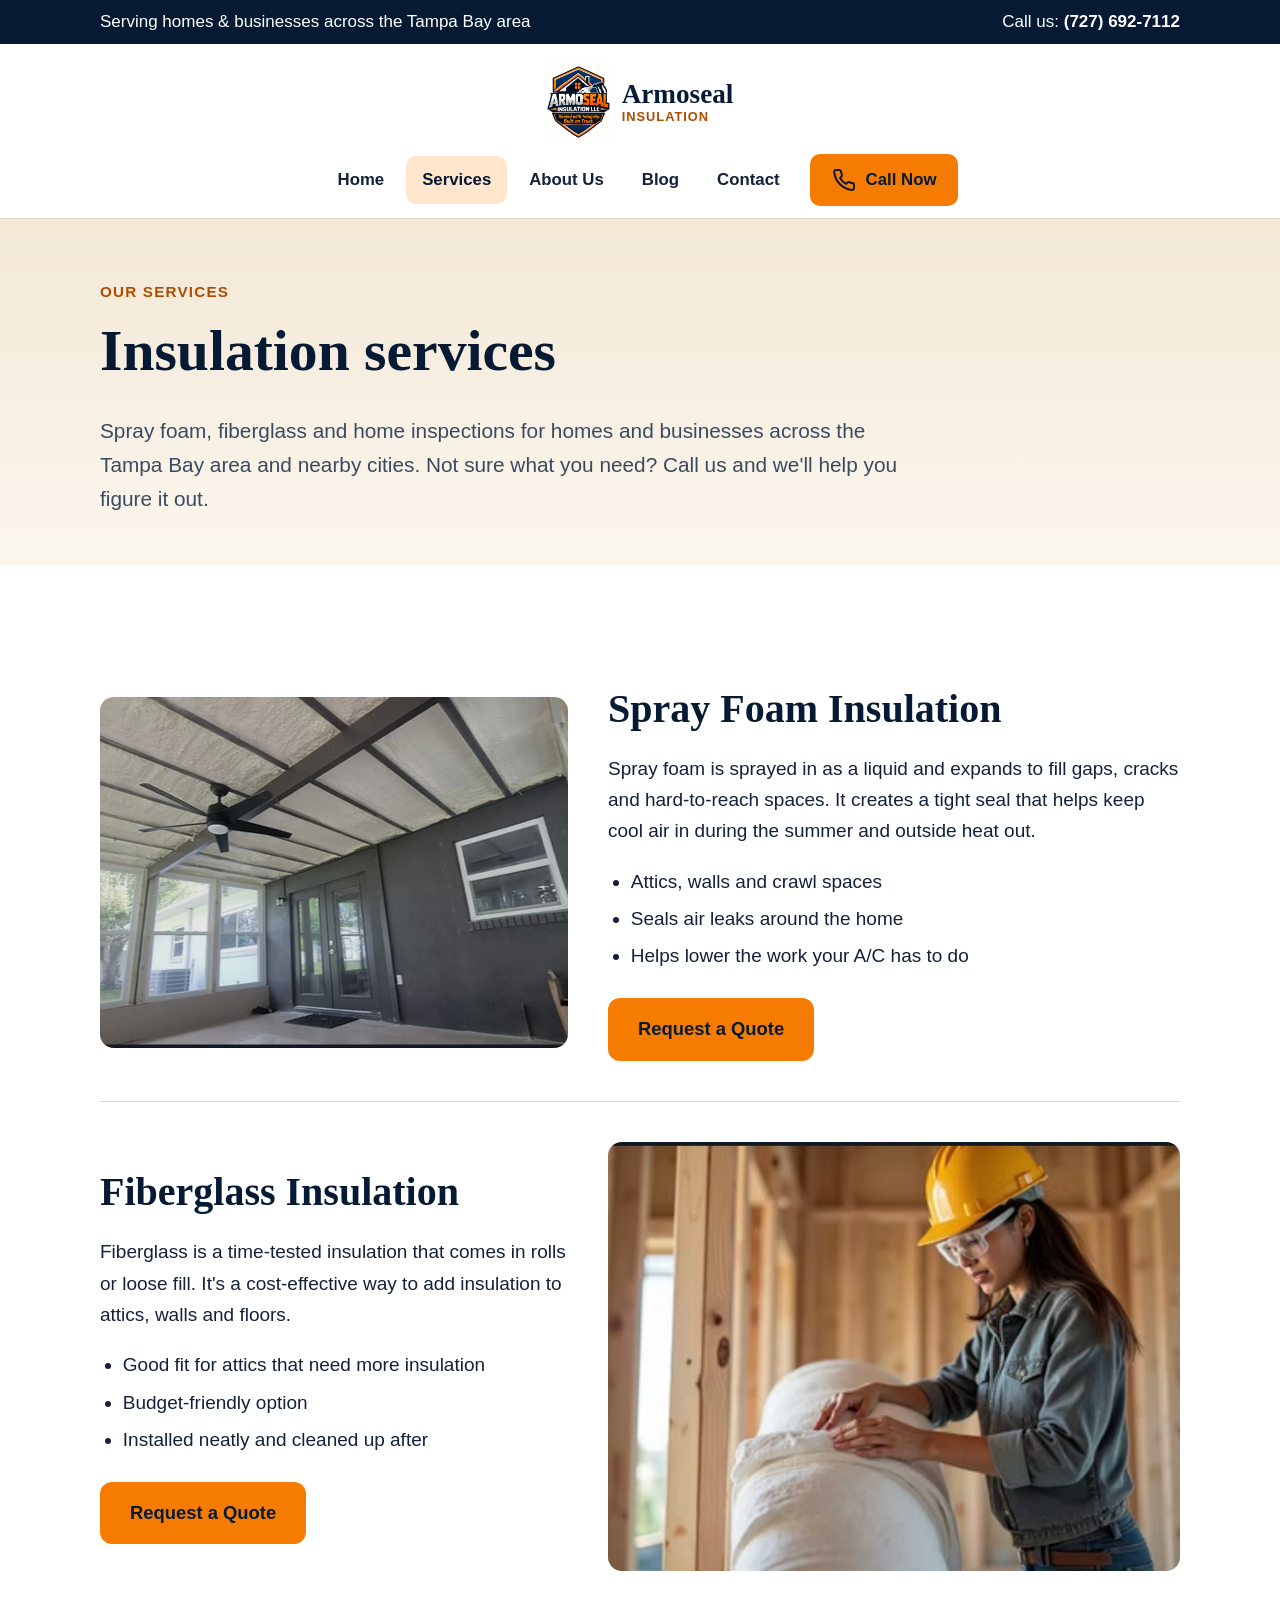
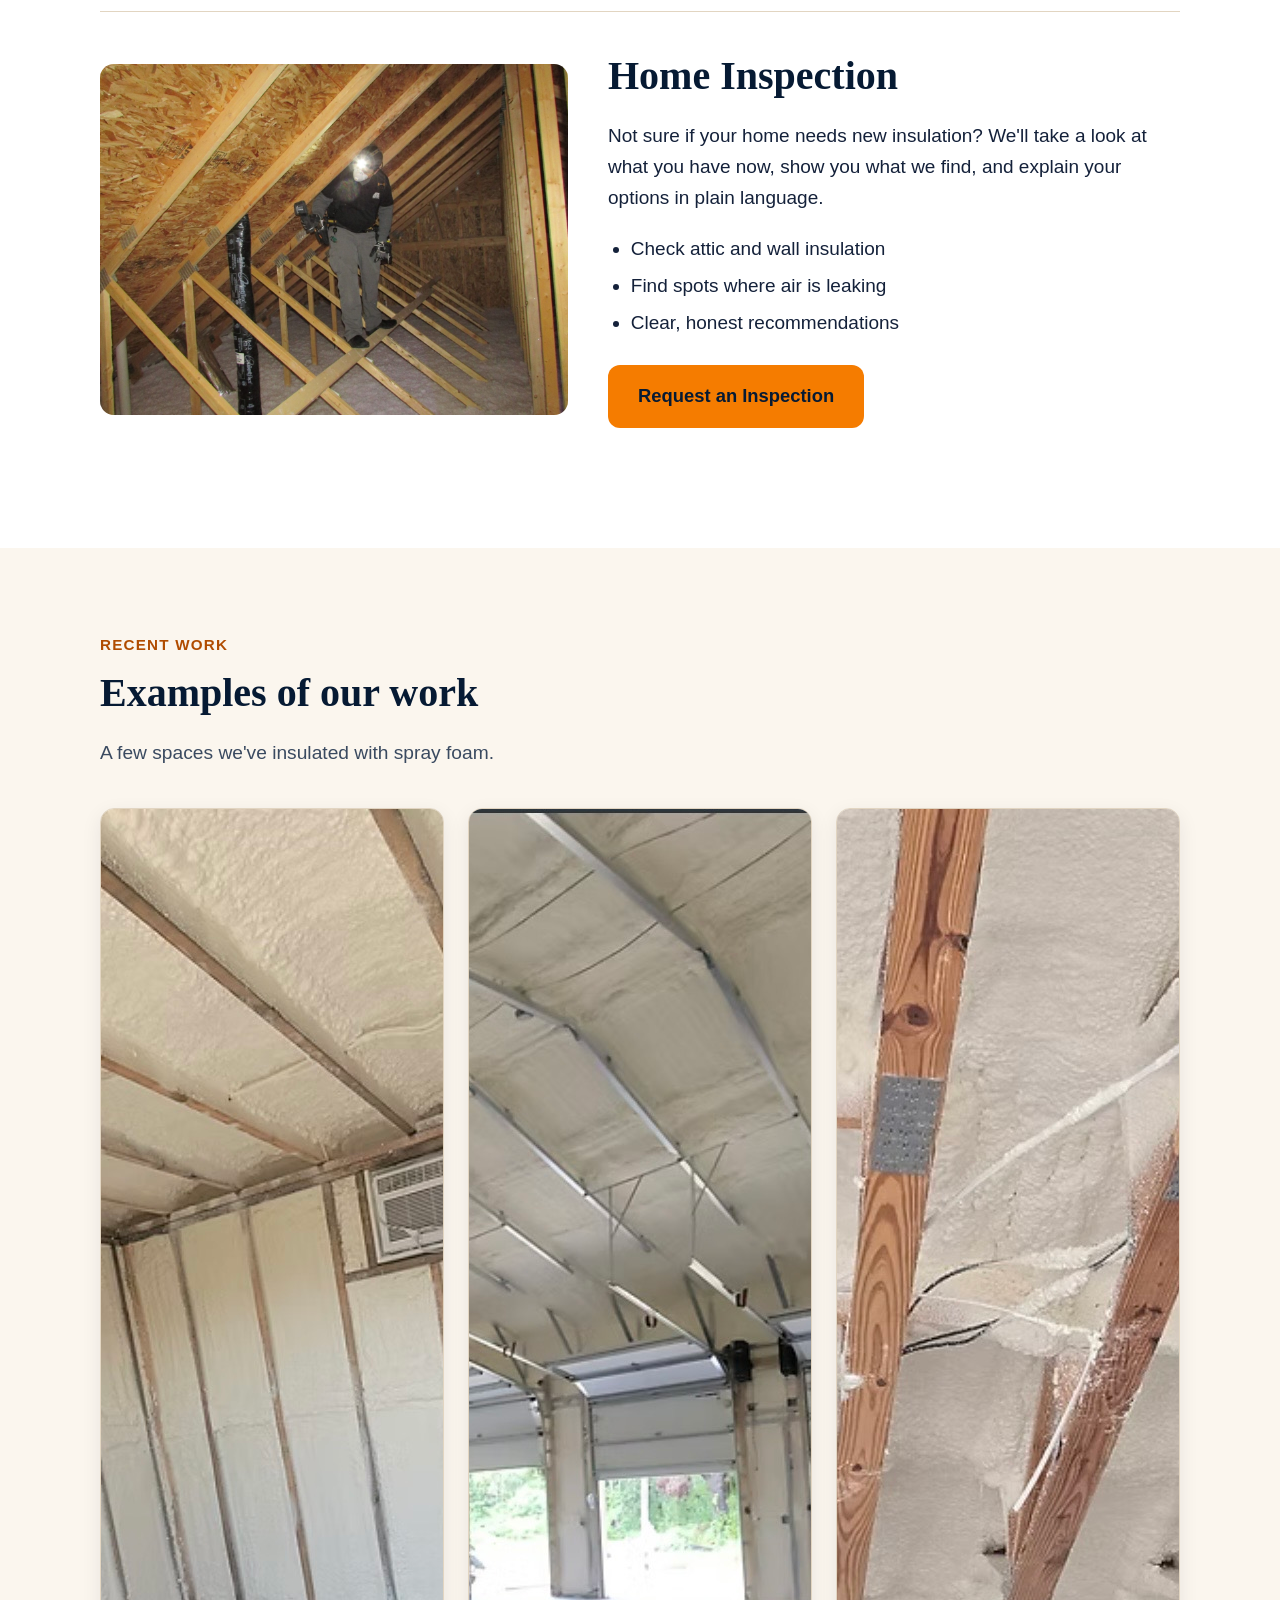
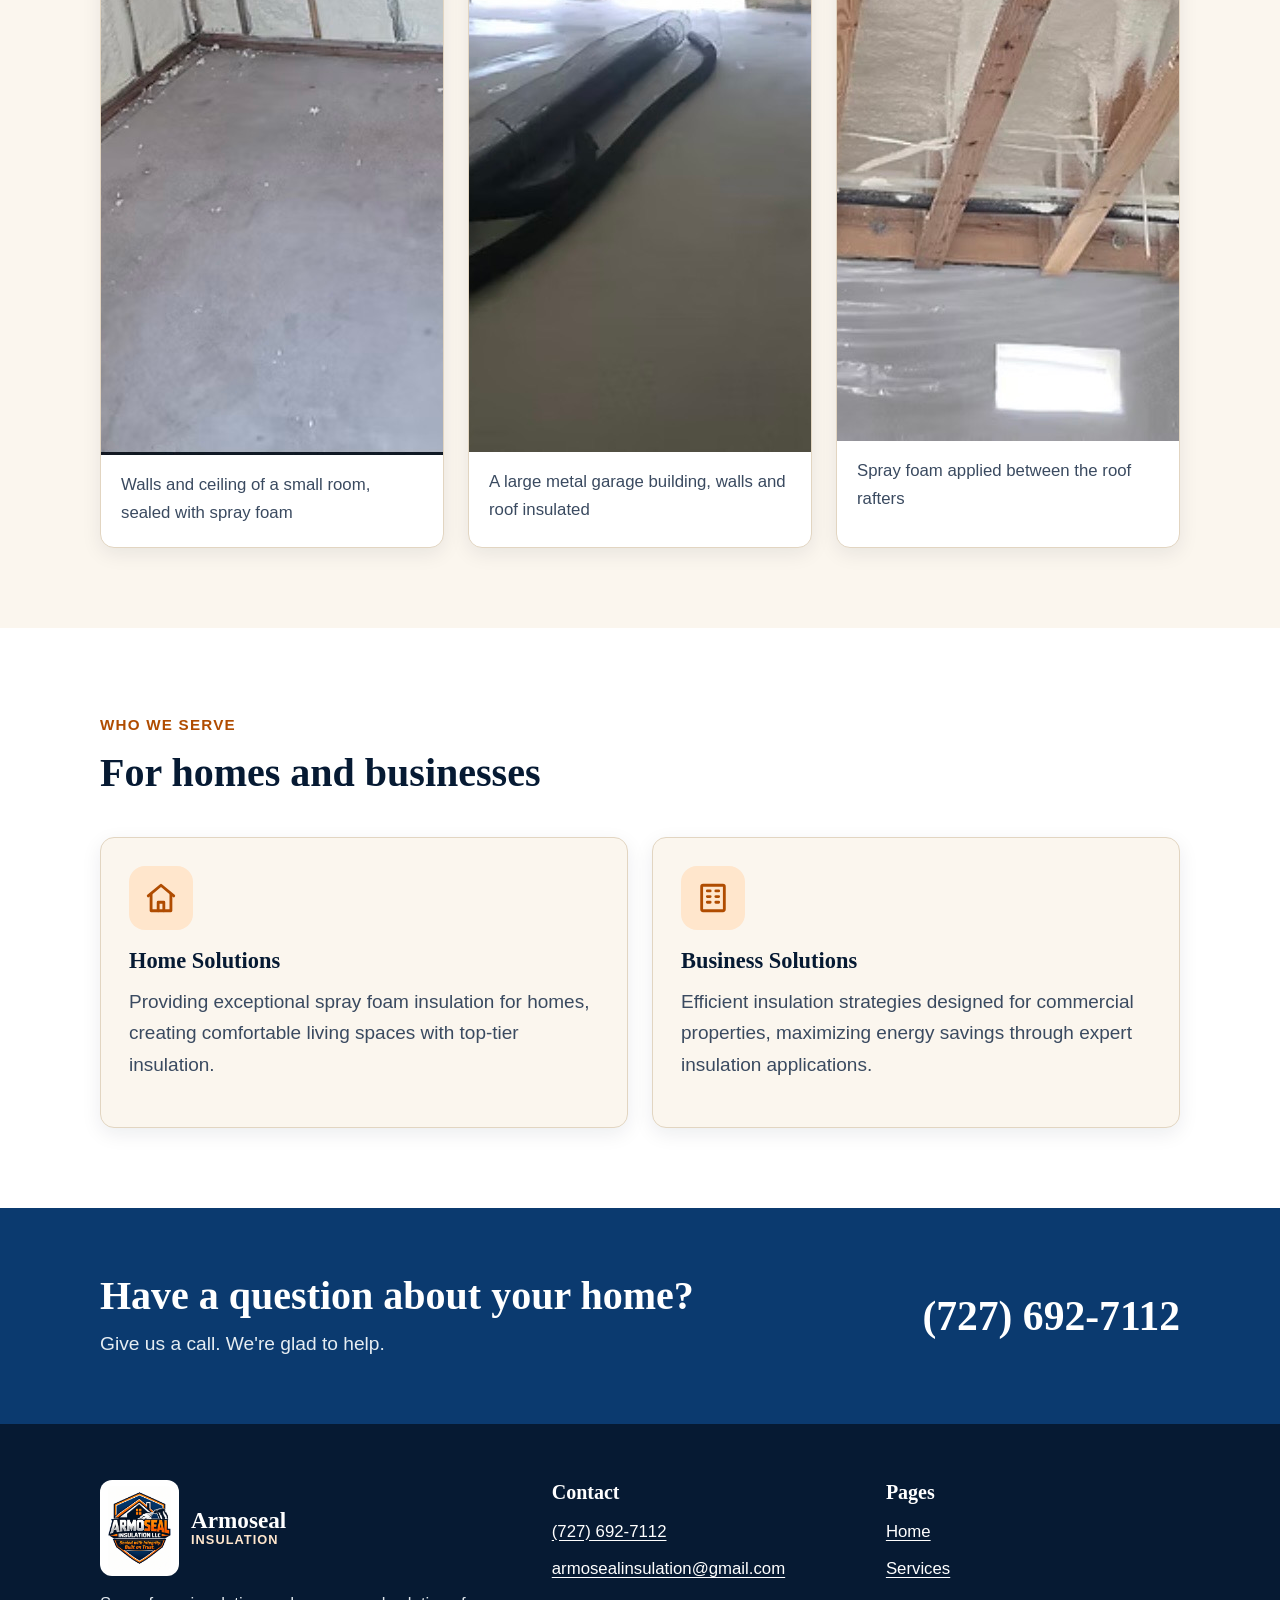
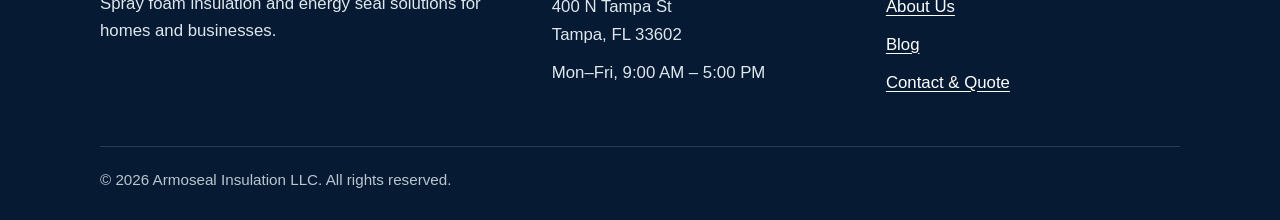
<file: services.html>
<!doctype html>
<html lang="en">
<head>
  <meta charset="utf-8">
  <meta name="viewport" content="width=device-width, initial-scale=1">
  <title>Insulation Services | Armoseal Insulation</title>
  <meta name="description" content="Spray foam insulation, fiberglass insulation and home inspections across the Tampa Bay area. Call (727) 692-7112.">
  <meta name="theme-color" content="#061a33">
  <link rel="icon" href="images/favicon.png?v=2" type="image/png">
  <link rel="apple-touch-icon" href="images/favicon.png?v=2">
  <link rel="stylesheet" href="css/styles.css?v=5">
</head>
<body>
  <a class="skip-link" href="#main">Skip to main content</a>

  <div class="topbar">
    <div class="container">
      <span class="hide-sm">Serving homes &amp; businesses across the Tampa Bay area</span>
      <span>Call us: <a href="tel:+17276927112">(727) 692-7112</a></span>
    </div>
  </div>

  <header class="site-header">
    <div class="container">
      <a class="brand" href="index.html" aria-label="Armoseal Insulation, home page">
        <img class="brand-logo" src="images/logo-small.png?v=2" alt="" width="225" height="300">
        <span class="brand-name">Armoseal<small>Insulation</small></span>
      </a>
      <button class="menu-toggle" type="button" aria-expanded="false" aria-controls="site-nav">
        <svg viewBox="0 0 24 24" fill="none" stroke="currentColor" stroke-width="2.5" stroke-linecap="round" aria-hidden="true"><path d="M4 6h16M4 12h16M4 18h16"/></svg>
        <span class="menu-label">Menu</span>
      </button>
      <nav class="nav" id="site-nav" aria-label="Main menu">
        <ul>
          <li><a href="index.html">Home</a></li>
          <li><a href="services.html" aria-current="page">Services</a></li>
          <li><a href="about.html">About Us</a></li>
          <li><a href="blog.html">Blog</a></li>
          <li><a href="contact.html">Contact</a></li>
          <li class="nav-call"><a class="btn btn-primary btn-small" href="tel:+17276927112">
            <svg viewBox="0 0 24 24" fill="none" stroke="currentColor" stroke-width="2" stroke-linecap="round" stroke-linejoin="round" aria-hidden="true"><path d="M22 16.92v3a2 2 0 0 1-2.18 2 19.79 19.79 0 0 1-8.63-3.07 19.5 19.5 0 0 1-6-6 19.79 19.79 0 0 1-3.07-8.67A2 2 0 0 1 4.11 2h3a2 2 0 0 1 2 1.72 12.84 12.84 0 0 0 .7 2.81 2 2 0 0 1-.45 2.11L8.09 9.91a16 16 0 0 0 6 6l1.27-1.27a2 2 0 0 1 2.11-.45 12.84 12.84 0 0 0 2.81.7A2 2 0 0 1 22 16.92z"/></svg>
            Call Now</a></li>
        </ul>
      </nav>
    </div>
  </header>

  <main id="main">
    <section class="page-hero">
      <div class="container">
        <span class="eyebrow">Our services</span>
        <h1>Insulation services</h1>
        <p>Spray foam, fiberglass and home inspections for homes and businesses across the Tampa Bay area and nearby cities. Not sure what you need? Call us and we'll help you figure it out.</p>
      </div>
    </section>

    <section class="section section-alt">
      <div class="container">
        <div class="service" id="spray-foam">
          <div class="photo"><img src="images/spray-foam-sunroom.jpg" alt="Sunroom ceiling sealed with white spray foam insulation between the beams" width="1071" height="702" loading="lazy"></div>
          <div>
            <h2>Spray Foam Insulation</h2>
            <p>Spray foam is sprayed in as a liquid and expands to fill gaps, cracks and hard-to-reach spaces. It creates a tight seal that helps keep cool air in during the summer and outside heat out.</p>
            <ul>
              <li>Attics, walls and crawl spaces</li>
              <li>Seals air leaks around the home</li>
              <li>Helps lower the work your A/C has to do</li>
            </ul>
            <a class="btn btn-primary" href="contact.html?service=Spray%20Foam%20Insulation">Request a Quote</a>
          </div>
        </div>

        <div class="service" id="fiberglass">
          <div class="photo"><img src="images/fiberglass-install.jpg" alt="Installer in a hard hat and safety glasses handling a roll of fiberglass insulation" width="1067" height="703" loading="lazy"></div>
          <div>
            <h2>Fiberglass Insulation</h2>
            <p>Fiberglass is a time-tested insulation that comes in rolls or loose fill. It's a cost-effective way to add insulation to attics, walls and floors.</p>
            <ul>
              <li>Good fit for attics that need more insulation</li>
              <li>Budget-friendly option</li>
              <li>Installed neatly and cleaned up after</li>
            </ul>
            <a class="btn btn-primary" href="contact.html?service=Fiberglass%20Insulation">Request a Quote</a>
          </div>
        </div>

        <div class="service" id="inspection">
          <div class="photo"><img src="images/home-inspection-attic.jpg" alt="Inspector with a headlamp and thermal camera checking the insulation in an attic" width="1400" height="1050" loading="lazy"></div>
          <div>
            <h2>Home Inspection</h2>
            <p>Not sure if your home needs new insulation? We'll take a look at what you have now, show you what we find, and explain your options in plain language.</p>
            <ul>
              <li>Check attic and wall insulation</li>
              <li>Find spots where air is leaking</li>
              <li>Clear, honest recommendations</li>
            </ul>
            <a class="btn btn-primary" href="contact.html?service=Home%20Inspection">Request an Inspection</a>
          </div>
        </div>
      </div>
    </section>

    <!-- Recent work -->
    <section class="section" aria-labelledby="work-title">
      <div class="container">
        <div class="section-head">
          <span class="eyebrow">Recent work</span>
          <h2 id="work-title">Examples of our work</h2>
          <p>A few spaces we've insulated with spray foam.</p>
        </div>
        <div class="grid grid-3 gallery">
          <figure>
            <img src="images/work-room-spray-foam.jpg" alt="Small room with walls and ceiling fully covered in spray foam insulation" width="1063" height="1246" loading="lazy">
            <figcaption>Walls and ceiling of a small room, sealed with spray foam</figcaption>
          </figure>
          <figure>
            <img src="images/work-garage-spray-foam.jpg" alt="Large metal garage building with three roll-up doors, walls and roof insulated with spray foam" width="1056" height="1243" loading="lazy">
            <figcaption>A large metal garage building, walls and roof insulated</figcaption>
          </figure>
          <figure>
            <img src="images/work-ceiling-spray-foam.jpg" alt="Spray foam insulation applied between wooden roof rafters" width="1057" height="1232" loading="lazy">
            <figcaption>Spray foam applied between the roof rafters</figcaption>
          </figure>
        </div>
      </div>
    </section>


    <section class="section section-alt">
      <div class="container">
        <div class="section-head">
          <span class="eyebrow">Who we serve</span>
          <h2>For homes and businesses</h2>
        </div>
        <div class="grid grid-2">
          <article class="card">
            <div class="icon-badge"><svg viewBox="0 0 24 24" fill="none" stroke="currentColor" stroke-width="2" stroke-linecap="round" stroke-linejoin="round" aria-hidden="true"><path d="M3 10.5 12 3l9 7.5"/><path d="M5 9.5V21h14V9.5"/><path d="M10 21v-6h4v6"/></svg></div>
            <h3>Home Solutions</h3>
            <p>Providing exceptional spray foam insulation for homes, creating comfortable living spaces with top-tier insulation.</p>
          </article>
          <article class="card">
            <div class="icon-badge"><svg viewBox="0 0 24 24" fill="none" stroke="currentColor" stroke-width="2" stroke-linecap="round" stroke-linejoin="round" aria-hidden="true"><rect x="4" y="3" width="16" height="18" rx="1"/><path d="M8 7h2M14 7h2M8 11h2M14 11h2M8 15h2M14 15h2"/></svg></div>
            <h3>Business Solutions</h3>
            <p>Efficient insulation strategies designed for commercial properties, maximizing energy savings through expert insulation applications.</p>
          </article>
        </div>
      </div>
    </section>

    <section class="cta-band">
      <div class="container">
        <div>
          <h2>Have a question about your home?</h2>
          <p>Give us a call. We're glad to help.</p>
        </div>
        <a class="big-phone" href="tel:+17276927112">(727) 692-7112</a>
      </div>
    </section>
  </main>

  <footer class="site-footer">
    <div class="container">
      <div class="footer-grid">
        <div>
          <a class="brand" href="index.html">
            <img class="brand-logo" src="images/logo-small.png?v=2" alt="" width="225" height="300">
            <span class="brand-name">Armoseal<small>Insulation</small></span>
          </a>
          <p>Spray foam insulation and energy seal solutions for homes and businesses.</p>
        </div>
        <div>
          <h2>Contact</h2>
          <ul>
            <li><a href="tel:+17276927112">(727) 692-7112</a></li>
            <li><a href="mailto:armosealinsulation@gmail.com">armosealinsulation@gmail.com</a></li>
            <li>400 N Tampa St<br>Tampa, FL 33602</li>
            <li>Mon–Fri, 9:00 AM – 5:00 PM</li>
          </ul>
        </div>
        <div>
          <h2>Pages</h2>
          <ul>
            <li><a href="index.html">Home</a></li>
            <li><a href="services.html">Services</a></li>
            <li><a href="about.html">About Us</a></li>
            <li><a href="blog.html">Blog</a></li>
            <li><a href="contact.html">Contact &amp; Quote</a></li>
          </ul>
        </div>
      </div>
      <div class="footer-bottom">© <span id="year">2026</span> Armoseal Insulation LLC. All rights reserved.</div>
    </div>
  </footer>

  <div class="call-bar">
    <a class="btn btn-primary" href="tel:+17276927112">
      <svg viewBox="0 0 24 24" fill="none" stroke="currentColor" stroke-width="2" stroke-linecap="round" stroke-linejoin="round" aria-hidden="true"><path d="M22 16.92v3a2 2 0 0 1-2.18 2 19.79 19.79 0 0 1-8.63-3.07 19.5 19.5 0 0 1-6-6 19.79 19.79 0 0 1-3.07-8.67A2 2 0 0 1 4.11 2h3a2 2 0 0 1 2 1.72 12.84 12.84 0 0 0 .7 2.81 2 2 0 0 1-.45 2.11L8.09 9.91a16 16 0 0 0 6 6l1.27-1.27a2 2 0 0 1 2.11-.45 12.84 12.84 0 0 0 2.81.7A2 2 0 0 1 22 16.92z"/></svg>
      Call Us
    </a>
    <a class="btn btn-secondary" href="contact.html">Get a Quote</a>
  </div>

  <script src="js/main.js?v=3"></script>
</body>
</html>
</file>
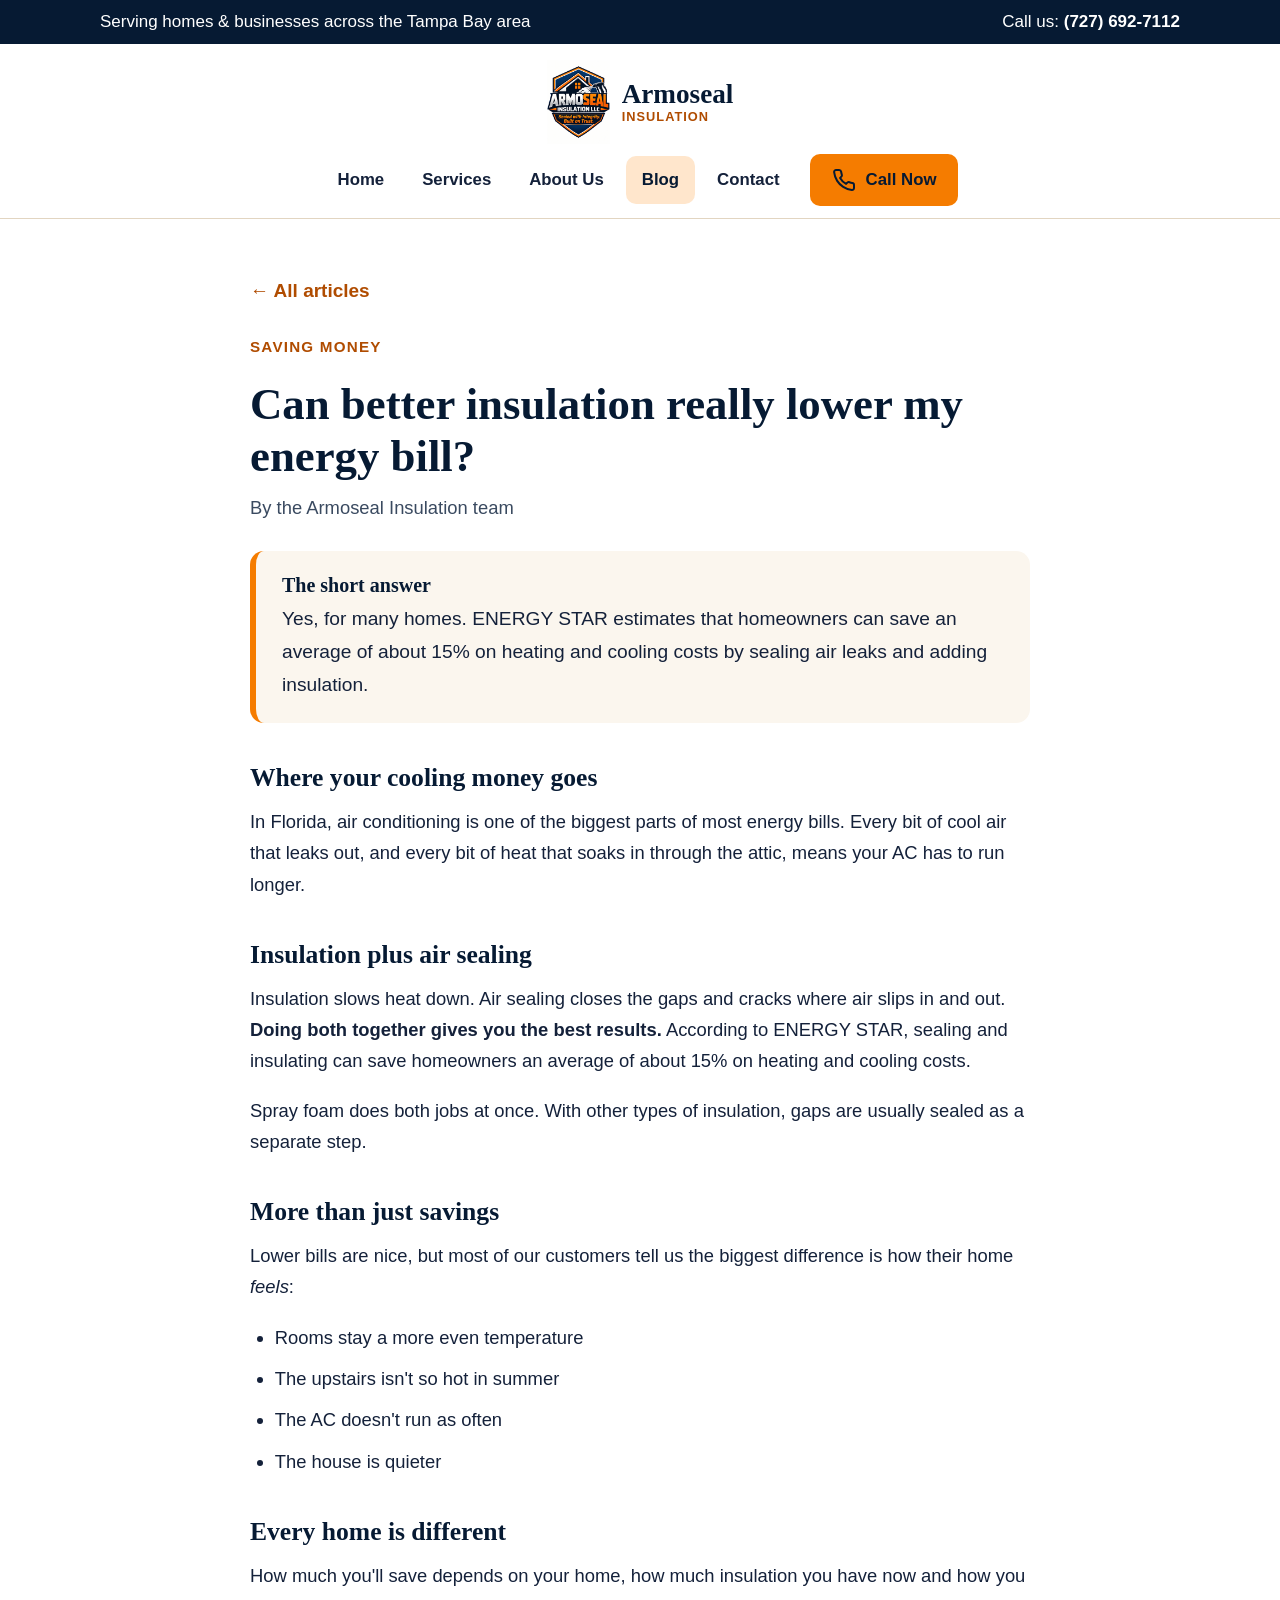
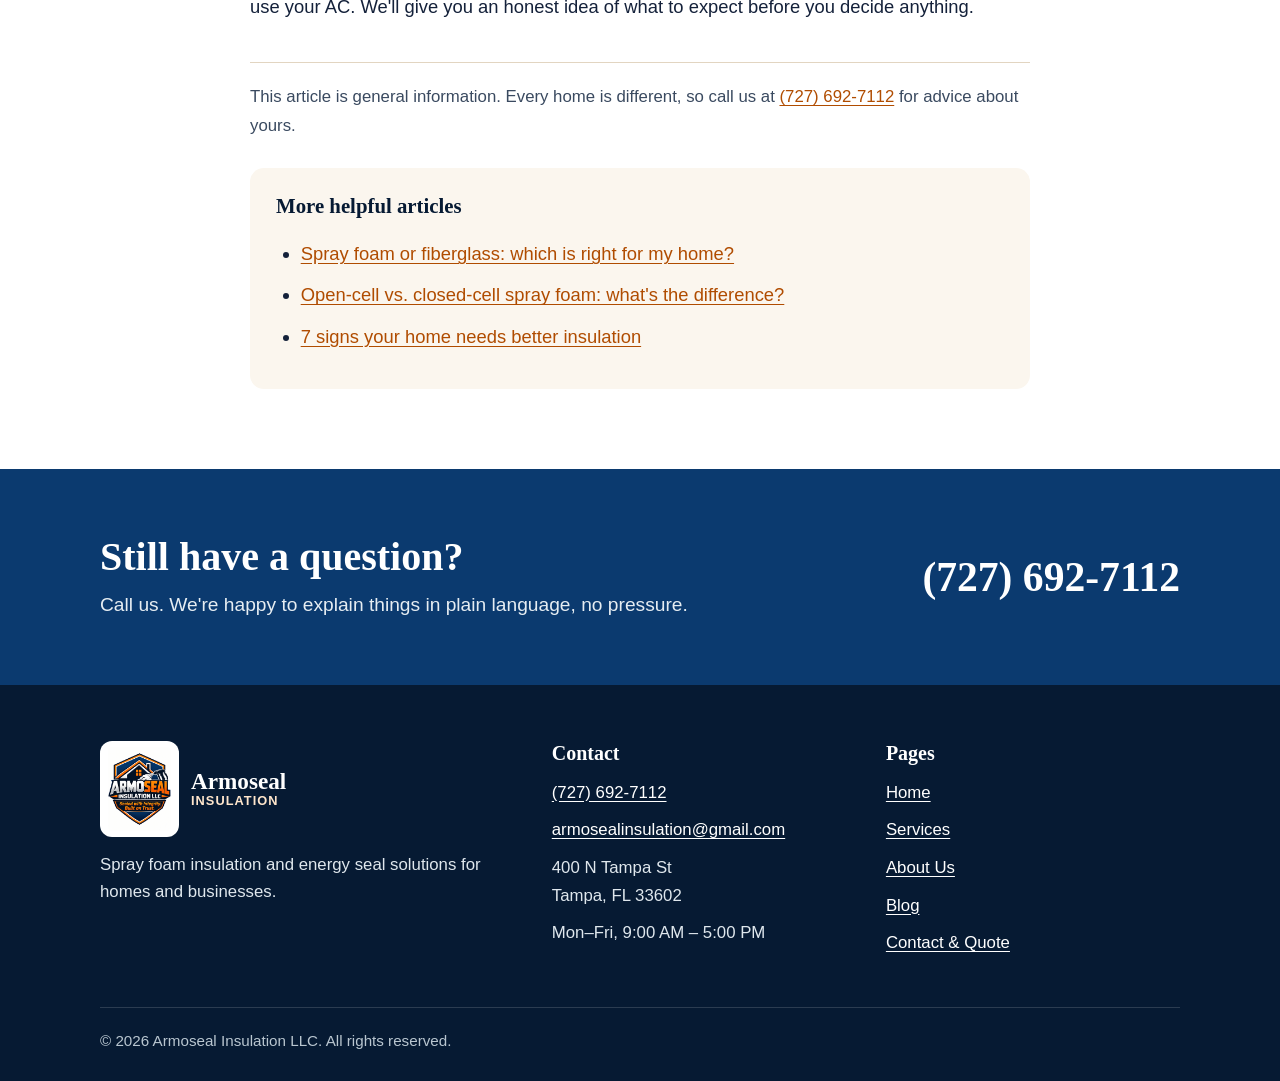
<file: blog/can-insulation-lower-my-energy-bill.html>
<!doctype html>
<html lang="en">
<head>
  <meta charset="utf-8">
  <meta name="viewport" content="width=device-width, initial-scale=1">
  <title>Can better insulation really lower my energy bill? | Armoseal Insulation</title>
  <meta name="description" content="What the numbers say, and why sealing air leaks matters just as much as adding insulation.">
  <meta name="theme-color" content="#061a33">
  <link rel="icon" href="../images/favicon.png?v=2" type="image/png">
  <link rel="apple-touch-icon" href="../images/favicon.png?v=2">
  <link rel="stylesheet" href="../css/styles.css?v=5">
</head>
<body>
  <a class="skip-link" href="#main">Skip to main content</a>

  <div class="topbar">
    <div class="container">
      <span class="hide-sm">Serving homes &amp; businesses across the Tampa Bay area</span>
      <span>Call us: <a href="tel:+17276927112">(727) 692-7112</a></span>
    </div>
  </div>

  <header class="site-header">
    <div class="container">
      <a class="brand" href="../index.html" aria-label="Armoseal Insulation, home page">
        <img class="brand-logo" src="../images/logo-small.png?v=2" alt="" width="225" height="300">
        <span class="brand-name">Armoseal<small>Insulation</small></span>
      </a>
      <button class="menu-toggle" type="button" aria-expanded="false" aria-controls="site-nav">
        <svg viewBox="0 0 24 24" fill="none" stroke="currentColor" stroke-width="2.5" stroke-linecap="round" aria-hidden="true"><path d="M4 6h16M4 12h16M4 18h16"/></svg>
        <span class="menu-label">Menu</span>
      </button>
      <nav class="nav" id="site-nav" aria-label="Main menu">
        <ul>
          <li><a href="../index.html">Home</a></li>
          <li><a href="../services.html">Services</a></li>
          <li><a href="../about.html">About Us</a></li>
          <li><a href="../blog.html" aria-current="page">Blog</a></li>
          <li><a href="../contact.html">Contact</a></li>
          <li class="nav-call"><a class="btn btn-primary btn-small" href="tel:+17276927112">
            <svg viewBox="0 0 24 24" fill="none" stroke="currentColor" stroke-width="2" stroke-linecap="round" stroke-linejoin="round" aria-hidden="true"><path d="M22 16.92v3a2 2 0 0 1-2.18 2 19.79 19.79 0 0 1-8.63-3.07 19.5 19.5 0 0 1-6-6 19.79 19.79 0 0 1-3.07-8.67A2 2 0 0 1 4.11 2h3a2 2 0 0 1 2 1.72 12.84 12.84 0 0 0 .7 2.81 2 2 0 0 1-.45 2.11L8.09 9.91a16 16 0 0 0 6 6l1.27-1.27a2 2 0 0 1 2.11-.45 12.84 12.84 0 0 0 2.81.7A2 2 0 0 1 22 16.92z"/></svg>
            Call Now</a></li>
        </ul>
      </nav>
    </div>
  </header>

  <main id="main">
    <article class="article">
      <div class="container narrow">
        <a class="back-link" href="../blog.html">← All articles</a>
        <span class="eyebrow">Saving money</span>
        <h1>Can better insulation really lower my energy bill?</h1>
        <p class="article-byline">By the Armoseal Insulation team</p>

        <div class="quick-answer">
          <h2>The short answer</h2>
          <p>Yes, for many homes. ENERGY STAR estimates that homeowners can save an average of about 15% on heating and cooling costs by sealing air leaks and adding insulation.</p>
        </div>

<h2>Where your cooling money goes</h2>
<p>In Florida, air conditioning is one of the biggest parts of most energy bills. Every bit of cool air that leaks out, and every bit of heat that soaks in through the attic, means your AC has to run longer.</p>

<h2>Insulation plus air sealing</h2>
<p>Insulation slows heat down. Air sealing closes the gaps and cracks where air slips in and out. <strong>Doing both together gives you the best results.</strong> According to ENERGY STAR, sealing and insulating can save homeowners an average of about 15% on heating and cooling costs.</p>
<p>Spray foam does both jobs at once. With other types of insulation, gaps are usually sealed as a separate step.</p>

<h2>More than just savings</h2>
<p>Lower bills are nice, but most of our customers tell us the biggest difference is how their home <em>feels</em>:</p>
<ul>
  <li>Rooms stay a more even temperature</li>
  <li>The upstairs isn't so hot in summer</li>
  <li>The AC doesn't run as often</li>
  <li>The house is quieter</li>
</ul>

<h2>Every home is different</h2>
<p>How much you'll save depends on your home, how much insulation you have now and how you use your AC. We'll give you an honest idea of what to expect before you decide anything.</p>

        <p class="article-note">This article is general information. Every home is different, so call us at <a href="tel:+17276927112">(727) 692-7112</a> for advice about yours.</p>

        <div class="related">
          <h2>More helpful articles</h2>
          <ul>
          <li><a href="spray-foam-vs-fiberglass.html">Spray foam or fiberglass: which is right for my home?</a></li>
          <li><a href="open-cell-vs-closed-cell-spray-foam.html">Open-cell vs. closed-cell spray foam: what&#x27;s the difference?</a></li>
          <li><a href="signs-your-home-needs-insulation.html">7 signs your home needs better insulation</a></li>
          </ul>
        </div>
      </div>
    </article>
    <section class="cta-band">
      <div class="container">
        <div>
          <h2>Still have a question?</h2>
          <p>Call us. We're happy to explain things in plain language, no pressure.</p>
        </div>
        <a class="big-phone" href="tel:+17276927112">(727) 692-7112</a>
      </div>
    </section>
  </main>

  <footer class="site-footer">
    <div class="container">
      <div class="footer-grid">
        <div>
          <a class="brand" href="../index.html">
            <img class="brand-logo" src="../images/logo-small.png?v=2" alt="" width="225" height="300">
            <span class="brand-name">Armoseal<small>Insulation</small></span>
          </a>
          <p>Spray foam insulation and energy seal solutions for homes and businesses.</p>
        </div>
        <div>
          <h2>Contact</h2>
          <ul>
            <li><a href="tel:+17276927112">(727) 692-7112</a></li>
            <li><a href="mailto:armosealinsulation@gmail.com">armosealinsulation@gmail.com</a></li>
            <li>400 N Tampa St<br>Tampa, FL 33602</li>
            <li>Mon–Fri, 9:00 AM – 5:00 PM</li>
          </ul>
        </div>
        <div>
          <h2>Pages</h2>
          <ul>
            <li><a href="../index.html">Home</a></li>
            <li><a href="../services.html">Services</a></li>
            <li><a href="../about.html">About Us</a></li>
            <li><a href="../blog.html">Blog</a></li>
            <li><a href="../contact.html">Contact &amp; Quote</a></li>
          </ul>
        </div>
      </div>
      <div class="footer-bottom">© <span id="year">2026</span> Armoseal Insulation LLC. All rights reserved.</div>
    </div>
  </footer>

  <div class="call-bar">
    <a class="btn btn-primary" href="tel:+17276927112">
      <svg viewBox="0 0 24 24" fill="none" stroke="currentColor" stroke-width="2" stroke-linecap="round" stroke-linejoin="round" aria-hidden="true"><path d="M22 16.92v3a2 2 0 0 1-2.18 2 19.79 19.79 0 0 1-8.63-3.07 19.5 19.5 0 0 1-6-6 19.79 19.79 0 0 1-3.07-8.67A2 2 0 0 1 4.11 2h3a2 2 0 0 1 2 1.72 12.84 12.84 0 0 0 .7 2.81 2 2 0 0 1-.45 2.11L8.09 9.91a16 16 0 0 0 6 6l1.27-1.27a2 2 0 0 1 2.11-.45 12.84 12.84 0 0 0 2.81.7A2 2 0 0 1 22 16.92z"/></svg>
      Call Us
    </a>
    <a class="btn btn-secondary" href="../contact.html">Get a Quote</a>
  </div>

  <script src="../js/main.js?v=3"></script>
</body>
</html>
</file>
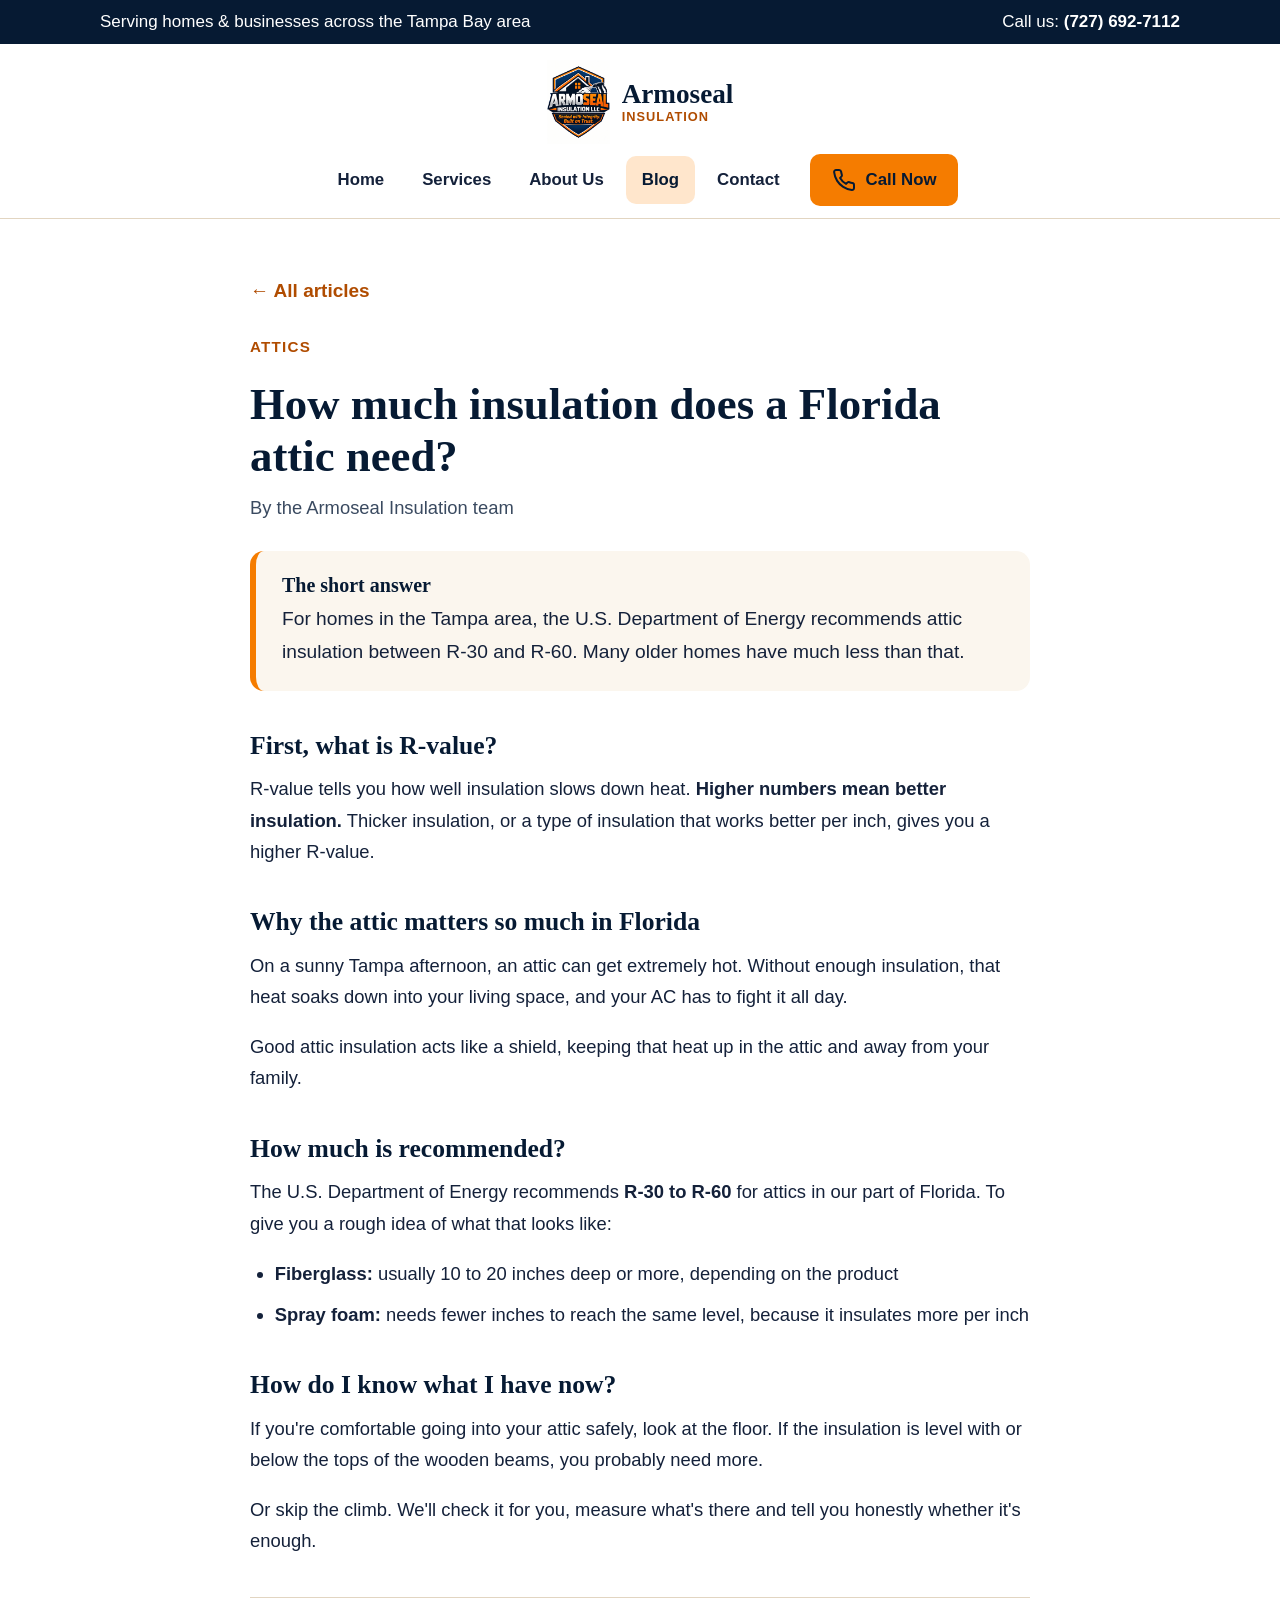
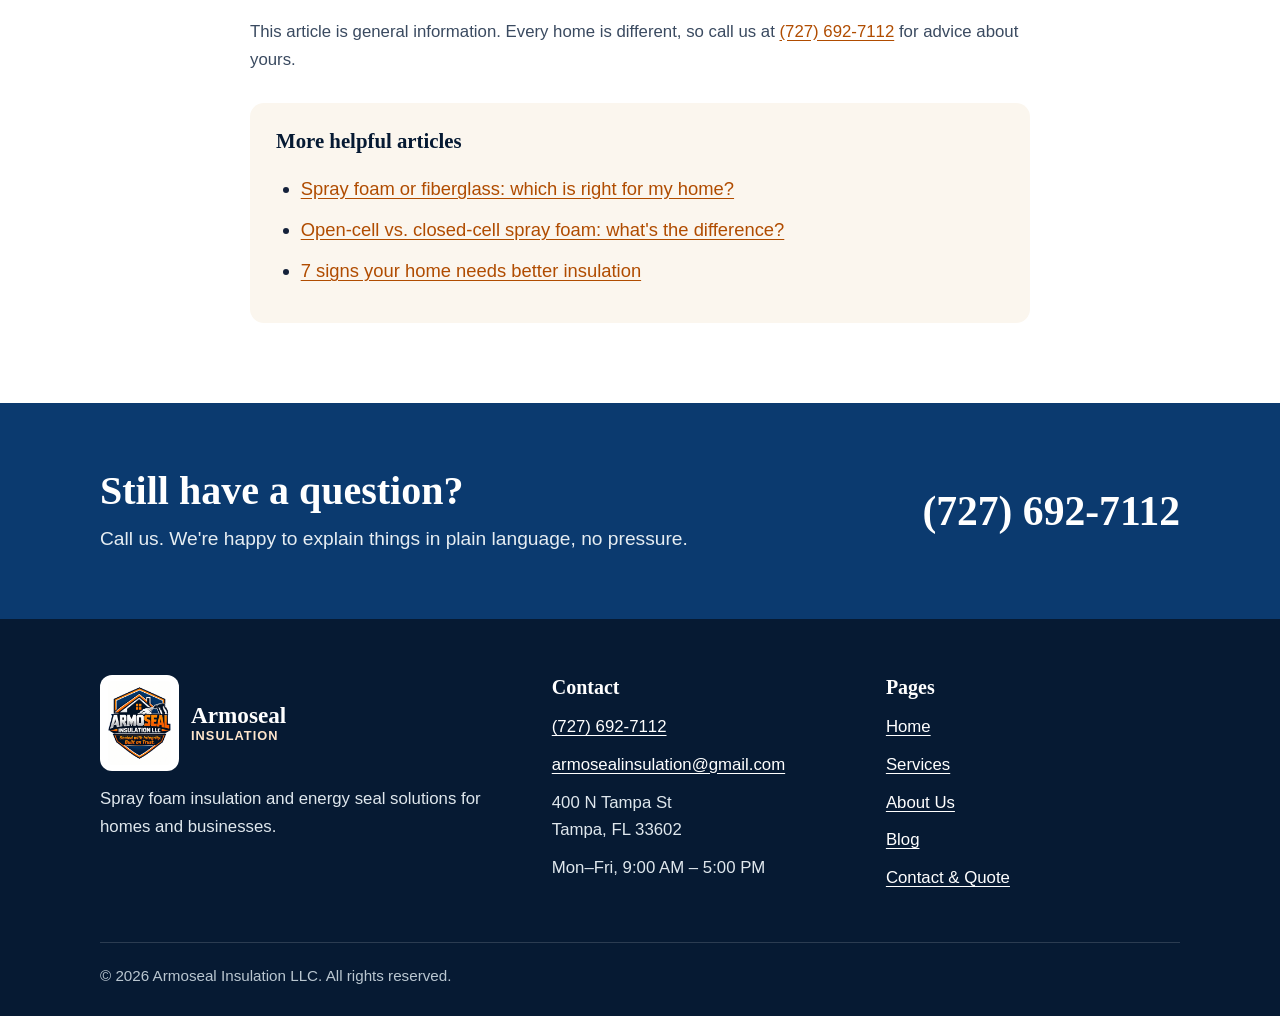
<file: blog/how-much-insulation-florida-attic.html>
<!doctype html>
<html lang="en">
<head>
  <meta charset="utf-8">
  <meta name="viewport" content="width=device-width, initial-scale=1">
  <title>How much insulation does a Florida attic need? | Armoseal Insulation</title>
  <meta name="description" content="R-value explained simply, plus the recommended amount for homes in the Tampa area.">
  <meta name="theme-color" content="#061a33">
  <link rel="icon" href="../images/favicon.png?v=2" type="image/png">
  <link rel="apple-touch-icon" href="../images/favicon.png?v=2">
  <link rel="stylesheet" href="../css/styles.css?v=5">
</head>
<body>
  <a class="skip-link" href="#main">Skip to main content</a>

  <div class="topbar">
    <div class="container">
      <span class="hide-sm">Serving homes &amp; businesses across the Tampa Bay area</span>
      <span>Call us: <a href="tel:+17276927112">(727) 692-7112</a></span>
    </div>
  </div>

  <header class="site-header">
    <div class="container">
      <a class="brand" href="../index.html" aria-label="Armoseal Insulation, home page">
        <img class="brand-logo" src="../images/logo-small.png?v=2" alt="" width="225" height="300">
        <span class="brand-name">Armoseal<small>Insulation</small></span>
      </a>
      <button class="menu-toggle" type="button" aria-expanded="false" aria-controls="site-nav">
        <svg viewBox="0 0 24 24" fill="none" stroke="currentColor" stroke-width="2.5" stroke-linecap="round" aria-hidden="true"><path d="M4 6h16M4 12h16M4 18h16"/></svg>
        <span class="menu-label">Menu</span>
      </button>
      <nav class="nav" id="site-nav" aria-label="Main menu">
        <ul>
          <li><a href="../index.html">Home</a></li>
          <li><a href="../services.html">Services</a></li>
          <li><a href="../about.html">About Us</a></li>
          <li><a href="../blog.html" aria-current="page">Blog</a></li>
          <li><a href="../contact.html">Contact</a></li>
          <li class="nav-call"><a class="btn btn-primary btn-small" href="tel:+17276927112">
            <svg viewBox="0 0 24 24" fill="none" stroke="currentColor" stroke-width="2" stroke-linecap="round" stroke-linejoin="round" aria-hidden="true"><path d="M22 16.92v3a2 2 0 0 1-2.18 2 19.79 19.79 0 0 1-8.63-3.07 19.5 19.5 0 0 1-6-6 19.79 19.79 0 0 1-3.07-8.67A2 2 0 0 1 4.11 2h3a2 2 0 0 1 2 1.72 12.84 12.84 0 0 0 .7 2.81 2 2 0 0 1-.45 2.11L8.09 9.91a16 16 0 0 0 6 6l1.27-1.27a2 2 0 0 1 2.11-.45 12.84 12.84 0 0 0 2.81.7A2 2 0 0 1 22 16.92z"/></svg>
            Call Now</a></li>
        </ul>
      </nav>
    </div>
  </header>

  <main id="main">
    <article class="article">
      <div class="container narrow">
        <a class="back-link" href="../blog.html">← All articles</a>
        <span class="eyebrow">Attics</span>
        <h1>How much insulation does a Florida attic need?</h1>
        <p class="article-byline">By the Armoseal Insulation team</p>

        <div class="quick-answer">
          <h2>The short answer</h2>
          <p>For homes in the Tampa area, the U.S. Department of Energy recommends attic insulation between R-30 and R-60. Many older homes have much less than that.</p>
        </div>

<h2>First, what is R-value?</h2>
<p>R-value tells you how well insulation slows down heat. <strong>Higher numbers mean better insulation.</strong> Thicker insulation, or a type of insulation that works better per inch, gives you a higher R-value.</p>

<h2>Why the attic matters so much in Florida</h2>
<p>On a sunny Tampa afternoon, an attic can get extremely hot. Without enough insulation, that heat soaks down into your living space, and your AC has to fight it all day.</p>
<p>Good attic insulation acts like a shield, keeping that heat up in the attic and away from your family.</p>

<h2>How much is recommended?</h2>
<p>The U.S. Department of Energy recommends <strong>R-30 to R-60</strong> for attics in our part of Florida. To give you a rough idea of what that looks like:</p>
<ul>
  <li><strong>Fiberglass:</strong> usually 10 to 20 inches deep or more, depending on the product</li>
  <li><strong>Spray foam:</strong> needs fewer inches to reach the same level, because it insulates more per inch</li>
</ul>

<h2>How do I know what I have now?</h2>
<p>If you're comfortable going into your attic safely, look at the floor. If the insulation is level with or below the tops of the wooden beams, you probably need more.</p>
<p>Or skip the climb. We'll check it for you, measure what's there and tell you honestly whether it's enough.</p>

        <p class="article-note">This article is general information. Every home is different, so call us at <a href="tel:+17276927112">(727) 692-7112</a> for advice about yours.</p>

        <div class="related">
          <h2>More helpful articles</h2>
          <ul>
          <li><a href="spray-foam-vs-fiberglass.html">Spray foam or fiberglass: which is right for my home?</a></li>
          <li><a href="open-cell-vs-closed-cell-spray-foam.html">Open-cell vs. closed-cell spray foam: what&#x27;s the difference?</a></li>
          <li><a href="signs-your-home-needs-insulation.html">7 signs your home needs better insulation</a></li>
          </ul>
        </div>
      </div>
    </article>
    <section class="cta-band">
      <div class="container">
        <div>
          <h2>Still have a question?</h2>
          <p>Call us. We're happy to explain things in plain language, no pressure.</p>
        </div>
        <a class="big-phone" href="tel:+17276927112">(727) 692-7112</a>
      </div>
    </section>
  </main>

  <footer class="site-footer">
    <div class="container">
      <div class="footer-grid">
        <div>
          <a class="brand" href="../index.html">
            <img class="brand-logo" src="../images/logo-small.png?v=2" alt="" width="225" height="300">
            <span class="brand-name">Armoseal<small>Insulation</small></span>
          </a>
          <p>Spray foam insulation and energy seal solutions for homes and businesses.</p>
        </div>
        <div>
          <h2>Contact</h2>
          <ul>
            <li><a href="tel:+17276927112">(727) 692-7112</a></li>
            <li><a href="mailto:armosealinsulation@gmail.com">armosealinsulation@gmail.com</a></li>
            <li>400 N Tampa St<br>Tampa, FL 33602</li>
            <li>Mon–Fri, 9:00 AM – 5:00 PM</li>
          </ul>
        </div>
        <div>
          <h2>Pages</h2>
          <ul>
            <li><a href="../index.html">Home</a></li>
            <li><a href="../services.html">Services</a></li>
            <li><a href="../about.html">About Us</a></li>
            <li><a href="../blog.html">Blog</a></li>
            <li><a href="../contact.html">Contact &amp; Quote</a></li>
          </ul>
        </div>
      </div>
      <div class="footer-bottom">© <span id="year">2026</span> Armoseal Insulation LLC. All rights reserved.</div>
    </div>
  </footer>

  <div class="call-bar">
    <a class="btn btn-primary" href="tel:+17276927112">
      <svg viewBox="0 0 24 24" fill="none" stroke="currentColor" stroke-width="2" stroke-linecap="round" stroke-linejoin="round" aria-hidden="true"><path d="M22 16.92v3a2 2 0 0 1-2.18 2 19.79 19.79 0 0 1-8.63-3.07 19.5 19.5 0 0 1-6-6 19.79 19.79 0 0 1-3.07-8.67A2 2 0 0 1 4.11 2h3a2 2 0 0 1 2 1.72 12.84 12.84 0 0 0 .7 2.81 2 2 0 0 1-.45 2.11L8.09 9.91a16 16 0 0 0 6 6l1.27-1.27a2 2 0 0 1 2.11-.45 12.84 12.84 0 0 0 2.81.7A2 2 0 0 1 22 16.92z"/></svg>
      Call Us
    </a>
    <a class="btn btn-secondary" href="../contact.html">Get a Quote</a>
  </div>

  <script src="../js/main.js?v=3"></script>
</body>
</html>
</file>
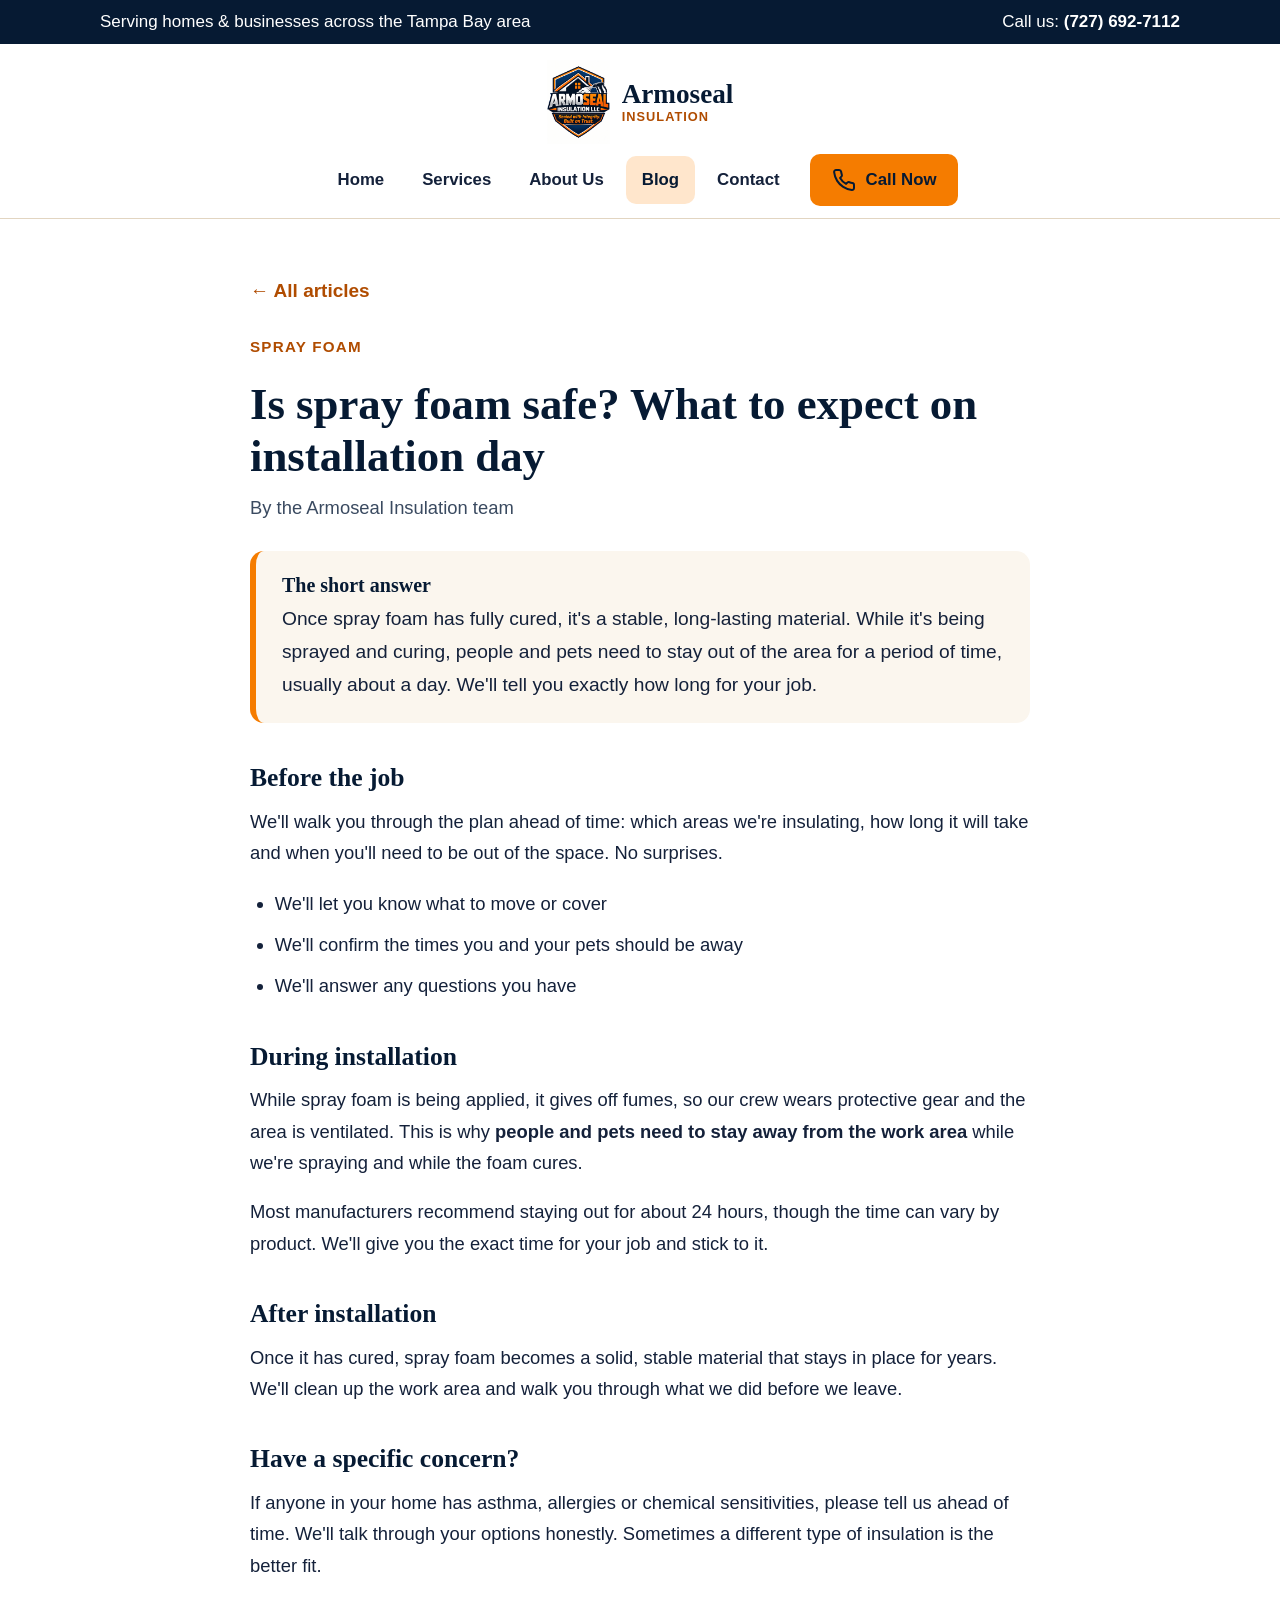
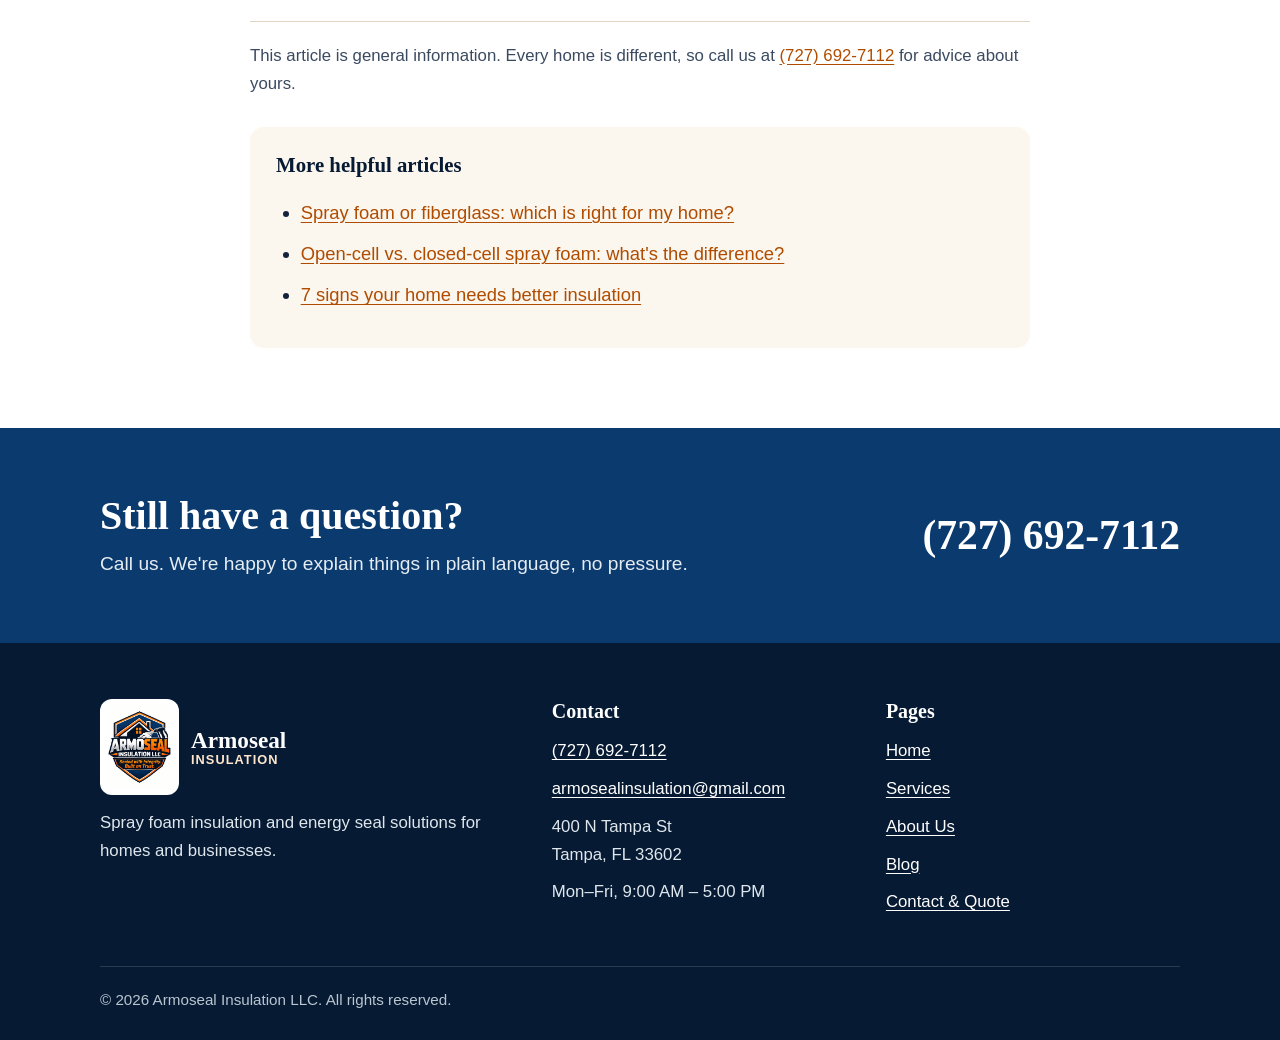
<file: blog/is-spray-foam-safe-installation-day.html>
<!doctype html>
<html lang="en">
<head>
  <meta charset="utf-8">
  <meta name="viewport" content="width=device-width, initial-scale=1">
  <title>Is spray foam safe? What to expect on installation day | Armoseal Insulation</title>
  <meta name="description" content="A simple walk-through of how a spray foam job works, and the steps we take to keep your family safe.">
  <meta name="theme-color" content="#061a33">
  <link rel="icon" href="../images/favicon.png?v=2" type="image/png">
  <link rel="apple-touch-icon" href="../images/favicon.png?v=2">
  <link rel="stylesheet" href="../css/styles.css?v=5">
</head>
<body>
  <a class="skip-link" href="#main">Skip to main content</a>

  <div class="topbar">
    <div class="container">
      <span class="hide-sm">Serving homes &amp; businesses across the Tampa Bay area</span>
      <span>Call us: <a href="tel:+17276927112">(727) 692-7112</a></span>
    </div>
  </div>

  <header class="site-header">
    <div class="container">
      <a class="brand" href="../index.html" aria-label="Armoseal Insulation, home page">
        <img class="brand-logo" src="../images/logo-small.png?v=2" alt="" width="225" height="300">
        <span class="brand-name">Armoseal<small>Insulation</small></span>
      </a>
      <button class="menu-toggle" type="button" aria-expanded="false" aria-controls="site-nav">
        <svg viewBox="0 0 24 24" fill="none" stroke="currentColor" stroke-width="2.5" stroke-linecap="round" aria-hidden="true"><path d="M4 6h16M4 12h16M4 18h16"/></svg>
        <span class="menu-label">Menu</span>
      </button>
      <nav class="nav" id="site-nav" aria-label="Main menu">
        <ul>
          <li><a href="../index.html">Home</a></li>
          <li><a href="../services.html">Services</a></li>
          <li><a href="../about.html">About Us</a></li>
          <li><a href="../blog.html" aria-current="page">Blog</a></li>
          <li><a href="../contact.html">Contact</a></li>
          <li class="nav-call"><a class="btn btn-primary btn-small" href="tel:+17276927112">
            <svg viewBox="0 0 24 24" fill="none" stroke="currentColor" stroke-width="2" stroke-linecap="round" stroke-linejoin="round" aria-hidden="true"><path d="M22 16.92v3a2 2 0 0 1-2.18 2 19.79 19.79 0 0 1-8.63-3.07 19.5 19.5 0 0 1-6-6 19.79 19.79 0 0 1-3.07-8.67A2 2 0 0 1 4.11 2h3a2 2 0 0 1 2 1.72 12.84 12.84 0 0 0 .7 2.81 2 2 0 0 1-.45 2.11L8.09 9.91a16 16 0 0 0 6 6l1.27-1.27a2 2 0 0 1 2.11-.45 12.84 12.84 0 0 0 2.81.7A2 2 0 0 1 22 16.92z"/></svg>
            Call Now</a></li>
        </ul>
      </nav>
    </div>
  </header>

  <main id="main">
    <article class="article">
      <div class="container narrow">
        <a class="back-link" href="../blog.html">← All articles</a>
        <span class="eyebrow">Spray foam</span>
        <h1>Is spray foam safe? What to expect on installation day</h1>
        <p class="article-byline">By the Armoseal Insulation team</p>

        <div class="quick-answer">
          <h2>The short answer</h2>
          <p>Once spray foam has fully cured, it&#x27;s a stable, long-lasting material. While it&#x27;s being sprayed and curing, people and pets need to stay out of the area for a period of time, usually about a day. We&#x27;ll tell you exactly how long for your job.</p>
        </div>

<h2>Before the job</h2>
<p>We'll walk you through the plan ahead of time: which areas we're insulating, how long it will take and when you'll need to be out of the space. No surprises.</p>
<ul>
  <li>We'll let you know what to move or cover</li>
  <li>We'll confirm the times you and your pets should be away</li>
  <li>We'll answer any questions you have</li>
</ul>

<h2>During installation</h2>
<p>While spray foam is being applied, it gives off fumes, so our crew wears protective gear and the area is ventilated. This is why <strong>people and pets need to stay away from the work area</strong> while we're spraying and while the foam cures.</p>
<p>Most manufacturers recommend staying out for about 24 hours, though the time can vary by product. We'll give you the exact time for your job and stick to it.</p>

<h2>After installation</h2>
<p>Once it has cured, spray foam becomes a solid, stable material that stays in place for years. We'll clean up the work area and walk you through what we did before we leave.</p>

<h2>Have a specific concern?</h2>
<p>If anyone in your home has asthma, allergies or chemical sensitivities, please tell us ahead of time. We'll talk through your options honestly. Sometimes a different type of insulation is the better fit.</p>

        <p class="article-note">This article is general information. Every home is different, so call us at <a href="tel:+17276927112">(727) 692-7112</a> for advice about yours.</p>

        <div class="related">
          <h2>More helpful articles</h2>
          <ul>
          <li><a href="spray-foam-vs-fiberglass.html">Spray foam or fiberglass: which is right for my home?</a></li>
          <li><a href="open-cell-vs-closed-cell-spray-foam.html">Open-cell vs. closed-cell spray foam: what&#x27;s the difference?</a></li>
          <li><a href="signs-your-home-needs-insulation.html">7 signs your home needs better insulation</a></li>
          </ul>
        </div>
      </div>
    </article>
    <section class="cta-band">
      <div class="container">
        <div>
          <h2>Still have a question?</h2>
          <p>Call us. We're happy to explain things in plain language, no pressure.</p>
        </div>
        <a class="big-phone" href="tel:+17276927112">(727) 692-7112</a>
      </div>
    </section>
  </main>

  <footer class="site-footer">
    <div class="container">
      <div class="footer-grid">
        <div>
          <a class="brand" href="../index.html">
            <img class="brand-logo" src="../images/logo-small.png?v=2" alt="" width="225" height="300">
            <span class="brand-name">Armoseal<small>Insulation</small></span>
          </a>
          <p>Spray foam insulation and energy seal solutions for homes and businesses.</p>
        </div>
        <div>
          <h2>Contact</h2>
          <ul>
            <li><a href="tel:+17276927112">(727) 692-7112</a></li>
            <li><a href="mailto:armosealinsulation@gmail.com">armosealinsulation@gmail.com</a></li>
            <li>400 N Tampa St<br>Tampa, FL 33602</li>
            <li>Mon–Fri, 9:00 AM – 5:00 PM</li>
          </ul>
        </div>
        <div>
          <h2>Pages</h2>
          <ul>
            <li><a href="../index.html">Home</a></li>
            <li><a href="../services.html">Services</a></li>
            <li><a href="../about.html">About Us</a></li>
            <li><a href="../blog.html">Blog</a></li>
            <li><a href="../contact.html">Contact &amp; Quote</a></li>
          </ul>
        </div>
      </div>
      <div class="footer-bottom">© <span id="year">2026</span> Armoseal Insulation LLC. All rights reserved.</div>
    </div>
  </footer>

  <div class="call-bar">
    <a class="btn btn-primary" href="tel:+17276927112">
      <svg viewBox="0 0 24 24" fill="none" stroke="currentColor" stroke-width="2" stroke-linecap="round" stroke-linejoin="round" aria-hidden="true"><path d="M22 16.92v3a2 2 0 0 1-2.18 2 19.79 19.79 0 0 1-8.63-3.07 19.5 19.5 0 0 1-6-6 19.79 19.79 0 0 1-3.07-8.67A2 2 0 0 1 4.11 2h3a2 2 0 0 1 2 1.72 12.84 12.84 0 0 0 .7 2.81 2 2 0 0 1-.45 2.11L8.09 9.91a16 16 0 0 0 6 6l1.27-1.27a2 2 0 0 1 2.11-.45 12.84 12.84 0 0 0 2.81.7A2 2 0 0 1 22 16.92z"/></svg>
      Call Us
    </a>
    <a class="btn btn-secondary" href="../contact.html">Get a Quote</a>
  </div>

  <script src="../js/main.js?v=3"></script>
</body>
</html>
</file>
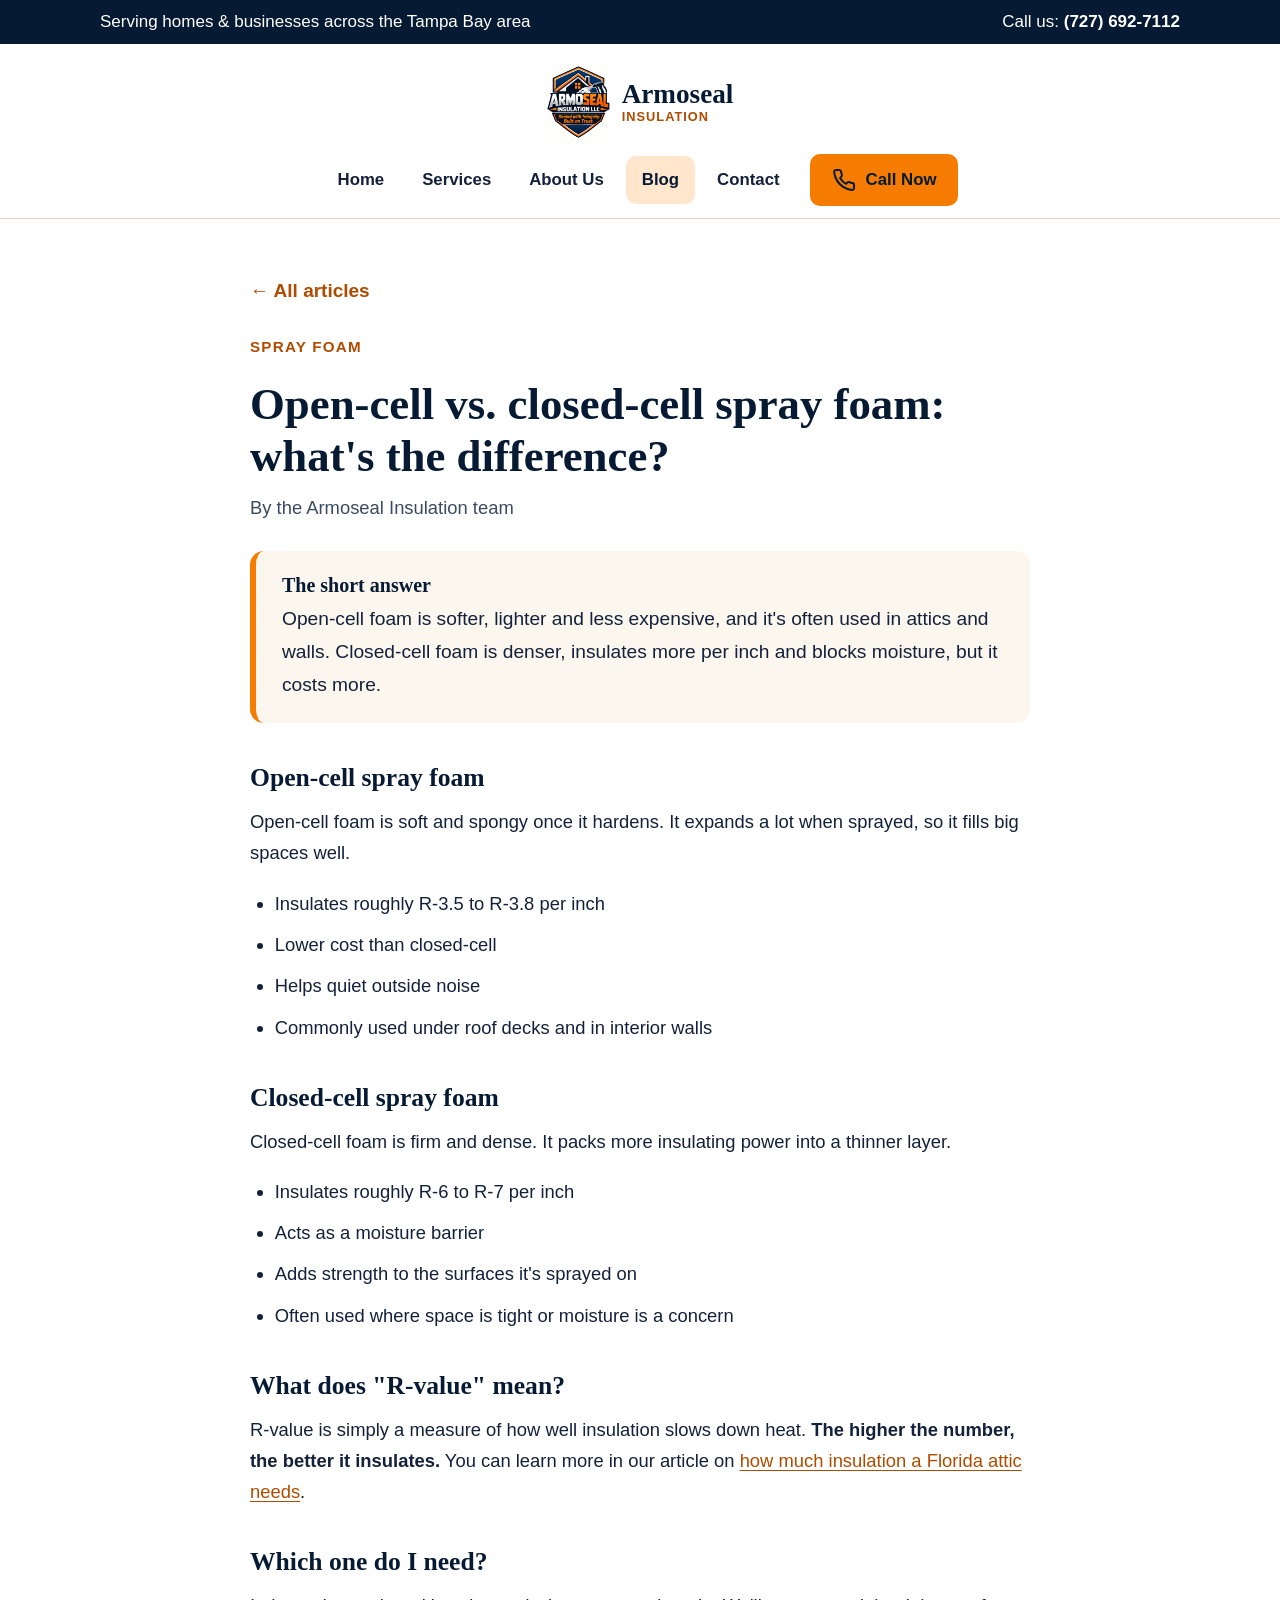
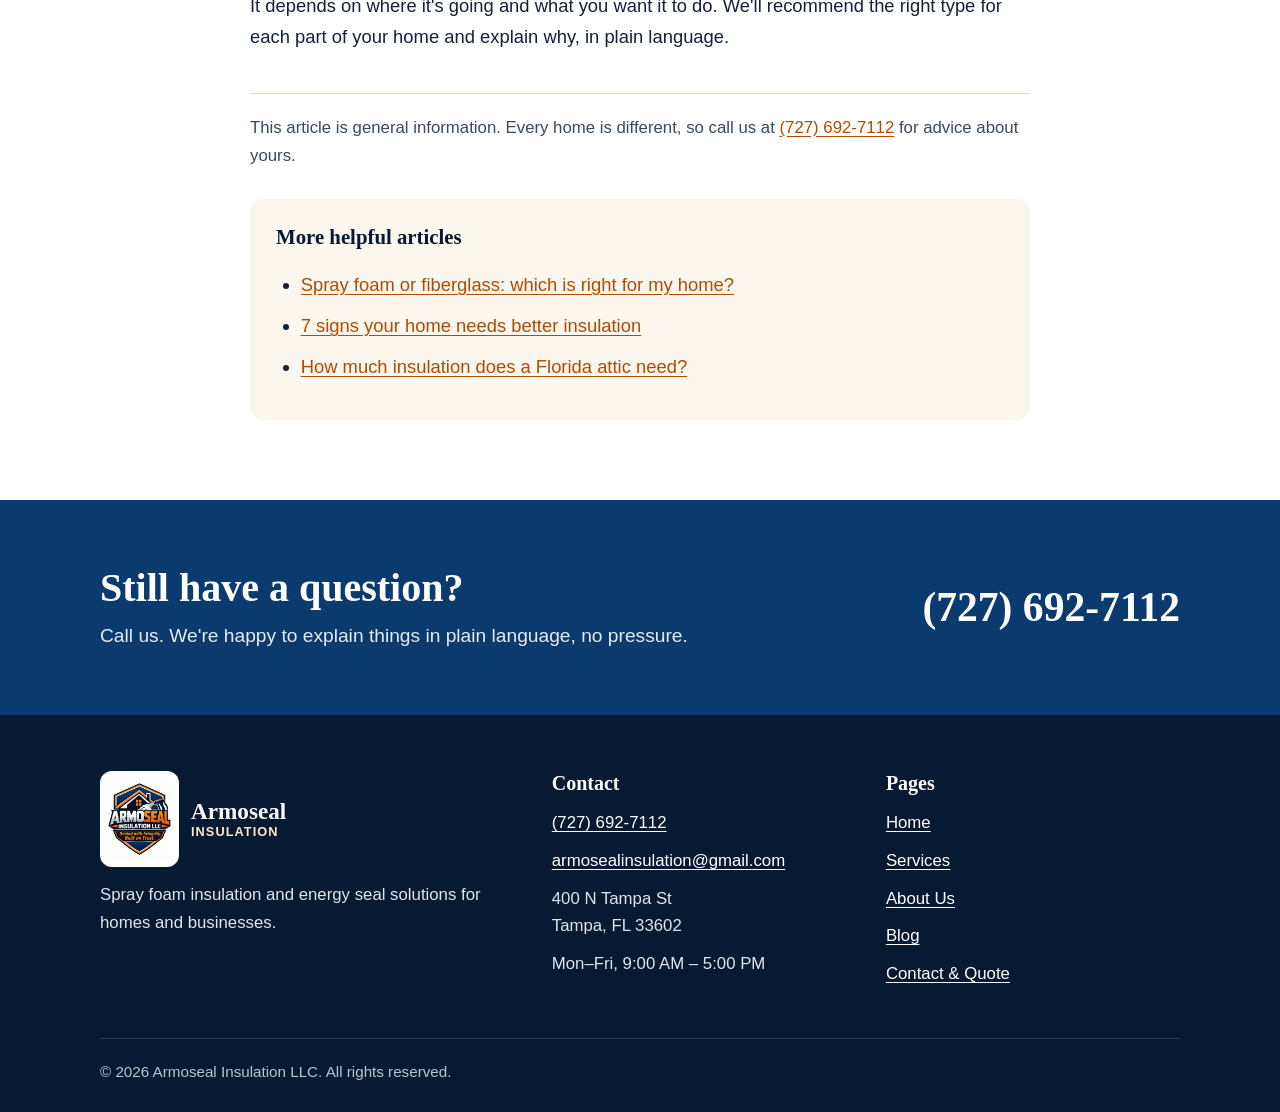
<file: blog/open-cell-vs-closed-cell-spray-foam.html>
<!doctype html>
<html lang="en">
<head>
  <meta charset="utf-8">
  <meta name="viewport" content="width=device-width, initial-scale=1">
  <title>Open-cell vs. closed-cell spray foam: what&#x27;s the difference? | Armoseal Insulation</title>
  <meta name="description" content="There are two kinds of spray foam. Here&#x27;s what each one does and where it&#x27;s usually used.">
  <meta name="theme-color" content="#061a33">
  <link rel="icon" href="../images/favicon.png?v=2" type="image/png">
  <link rel="apple-touch-icon" href="../images/favicon.png?v=2">
  <link rel="stylesheet" href="../css/styles.css?v=5">
</head>
<body>
  <a class="skip-link" href="#main">Skip to main content</a>

  <div class="topbar">
    <div class="container">
      <span class="hide-sm">Serving homes &amp; businesses across the Tampa Bay area</span>
      <span>Call us: <a href="tel:+17276927112">(727) 692-7112</a></span>
    </div>
  </div>

  <header class="site-header">
    <div class="container">
      <a class="brand" href="../index.html" aria-label="Armoseal Insulation, home page">
        <img class="brand-logo" src="../images/logo-small.png?v=2" alt="" width="225" height="300">
        <span class="brand-name">Armoseal<small>Insulation</small></span>
      </a>
      <button class="menu-toggle" type="button" aria-expanded="false" aria-controls="site-nav">
        <svg viewBox="0 0 24 24" fill="none" stroke="currentColor" stroke-width="2.5" stroke-linecap="round" aria-hidden="true"><path d="M4 6h16M4 12h16M4 18h16"/></svg>
        <span class="menu-label">Menu</span>
      </button>
      <nav class="nav" id="site-nav" aria-label="Main menu">
        <ul>
          <li><a href="../index.html">Home</a></li>
          <li><a href="../services.html">Services</a></li>
          <li><a href="../about.html">About Us</a></li>
          <li><a href="../blog.html" aria-current="page">Blog</a></li>
          <li><a href="../contact.html">Contact</a></li>
          <li class="nav-call"><a class="btn btn-primary btn-small" href="tel:+17276927112">
            <svg viewBox="0 0 24 24" fill="none" stroke="currentColor" stroke-width="2" stroke-linecap="round" stroke-linejoin="round" aria-hidden="true"><path d="M22 16.92v3a2 2 0 0 1-2.18 2 19.79 19.79 0 0 1-8.63-3.07 19.5 19.5 0 0 1-6-6 19.79 19.79 0 0 1-3.07-8.67A2 2 0 0 1 4.11 2h3a2 2 0 0 1 2 1.72 12.84 12.84 0 0 0 .7 2.81 2 2 0 0 1-.45 2.11L8.09 9.91a16 16 0 0 0 6 6l1.27-1.27a2 2 0 0 1 2.11-.45 12.84 12.84 0 0 0 2.81.7A2 2 0 0 1 22 16.92z"/></svg>
            Call Now</a></li>
        </ul>
      </nav>
    </div>
  </header>

  <main id="main">
    <article class="article">
      <div class="container narrow">
        <a class="back-link" href="../blog.html">← All articles</a>
        <span class="eyebrow">Spray foam</span>
        <h1>Open-cell vs. closed-cell spray foam: what&#x27;s the difference?</h1>
        <p class="article-byline">By the Armoseal Insulation team</p>

        <div class="quick-answer">
          <h2>The short answer</h2>
          <p>Open-cell foam is softer, lighter and less expensive, and it&#x27;s often used in attics and walls. Closed-cell foam is denser, insulates more per inch and blocks moisture, but it costs more.</p>
        </div>

<h2>Open-cell spray foam</h2>
<p>Open-cell foam is soft and spongy once it hardens. It expands a lot when sprayed, so it fills big spaces well.</p>
<ul>
  <li>Insulates roughly R-3.5 to R-3.8 per inch</li>
  <li>Lower cost than closed-cell</li>
  <li>Helps quiet outside noise</li>
  <li>Commonly used under roof decks and in interior walls</li>
</ul>

<h2>Closed-cell spray foam</h2>
<p>Closed-cell foam is firm and dense. It packs more insulating power into a thinner layer.</p>
<ul>
  <li>Insulates roughly R-6 to R-7 per inch</li>
  <li>Acts as a moisture barrier</li>
  <li>Adds strength to the surfaces it's sprayed on</li>
  <li>Often used where space is tight or moisture is a concern</li>
</ul>

<h2>What does "R-value" mean?</h2>
<p>R-value is simply a measure of how well insulation slows down heat. <strong>The higher the number, the better it insulates.</strong> You can learn more in our article on <a href="how-much-insulation-florida-attic.html">how much insulation a Florida attic needs</a>.</p>

<h2>Which one do I need?</h2>
<p>It depends on where it's going and what you want it to do. We'll recommend the right type for each part of your home and explain why, in plain language.</p>

        <p class="article-note">This article is general information. Every home is different, so call us at <a href="tel:+17276927112">(727) 692-7112</a> for advice about yours.</p>

        <div class="related">
          <h2>More helpful articles</h2>
          <ul>
          <li><a href="spray-foam-vs-fiberglass.html">Spray foam or fiberglass: which is right for my home?</a></li>
          <li><a href="signs-your-home-needs-insulation.html">7 signs your home needs better insulation</a></li>
          <li><a href="how-much-insulation-florida-attic.html">How much insulation does a Florida attic need?</a></li>
          </ul>
        </div>
      </div>
    </article>
    <section class="cta-band">
      <div class="container">
        <div>
          <h2>Still have a question?</h2>
          <p>Call us. We're happy to explain things in plain language, no pressure.</p>
        </div>
        <a class="big-phone" href="tel:+17276927112">(727) 692-7112</a>
      </div>
    </section>
  </main>

  <footer class="site-footer">
    <div class="container">
      <div class="footer-grid">
        <div>
          <a class="brand" href="../index.html">
            <img class="brand-logo" src="../images/logo-small.png?v=2" alt="" width="225" height="300">
            <span class="brand-name">Armoseal<small>Insulation</small></span>
          </a>
          <p>Spray foam insulation and energy seal solutions for homes and businesses.</p>
        </div>
        <div>
          <h2>Contact</h2>
          <ul>
            <li><a href="tel:+17276927112">(727) 692-7112</a></li>
            <li><a href="mailto:armosealinsulation@gmail.com">armosealinsulation@gmail.com</a></li>
            <li>400 N Tampa St<br>Tampa, FL 33602</li>
            <li>Mon–Fri, 9:00 AM – 5:00 PM</li>
          </ul>
        </div>
        <div>
          <h2>Pages</h2>
          <ul>
            <li><a href="../index.html">Home</a></li>
            <li><a href="../services.html">Services</a></li>
            <li><a href="../about.html">About Us</a></li>
            <li><a href="../blog.html">Blog</a></li>
            <li><a href="../contact.html">Contact &amp; Quote</a></li>
          </ul>
        </div>
      </div>
      <div class="footer-bottom">© <span id="year">2026</span> Armoseal Insulation LLC. All rights reserved.</div>
    </div>
  </footer>

  <div class="call-bar">
    <a class="btn btn-primary" href="tel:+17276927112">
      <svg viewBox="0 0 24 24" fill="none" stroke="currentColor" stroke-width="2" stroke-linecap="round" stroke-linejoin="round" aria-hidden="true"><path d="M22 16.92v3a2 2 0 0 1-2.18 2 19.79 19.79 0 0 1-8.63-3.07 19.5 19.5 0 0 1-6-6 19.79 19.79 0 0 1-3.07-8.67A2 2 0 0 1 4.11 2h3a2 2 0 0 1 2 1.72 12.84 12.84 0 0 0 .7 2.81 2 2 0 0 1-.45 2.11L8.09 9.91a16 16 0 0 0 6 6l1.27-1.27a2 2 0 0 1 2.11-.45 12.84 12.84 0 0 0 2.81.7A2 2 0 0 1 22 16.92z"/></svg>
      Call Us
    </a>
    <a class="btn btn-secondary" href="../contact.html">Get a Quote</a>
  </div>

  <script src="../js/main.js?v=3"></script>
</body>
</html>
</file>
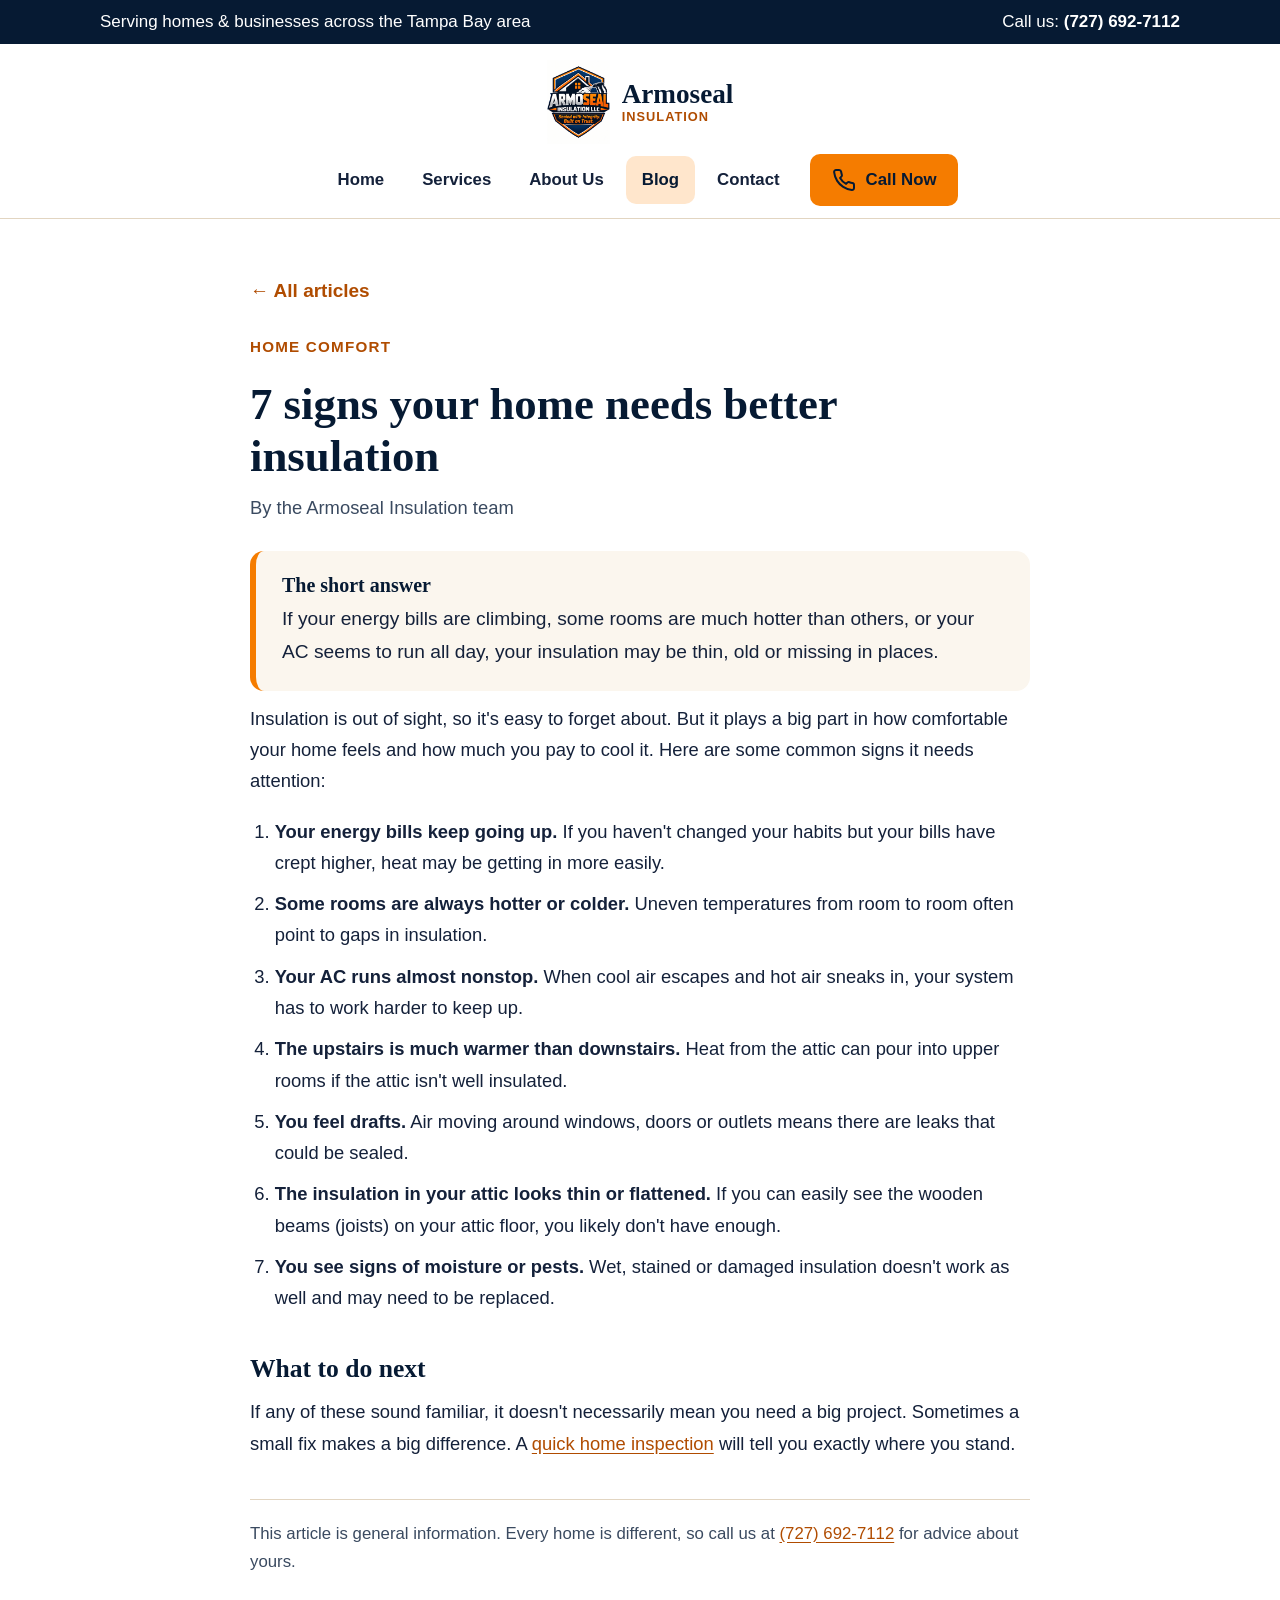
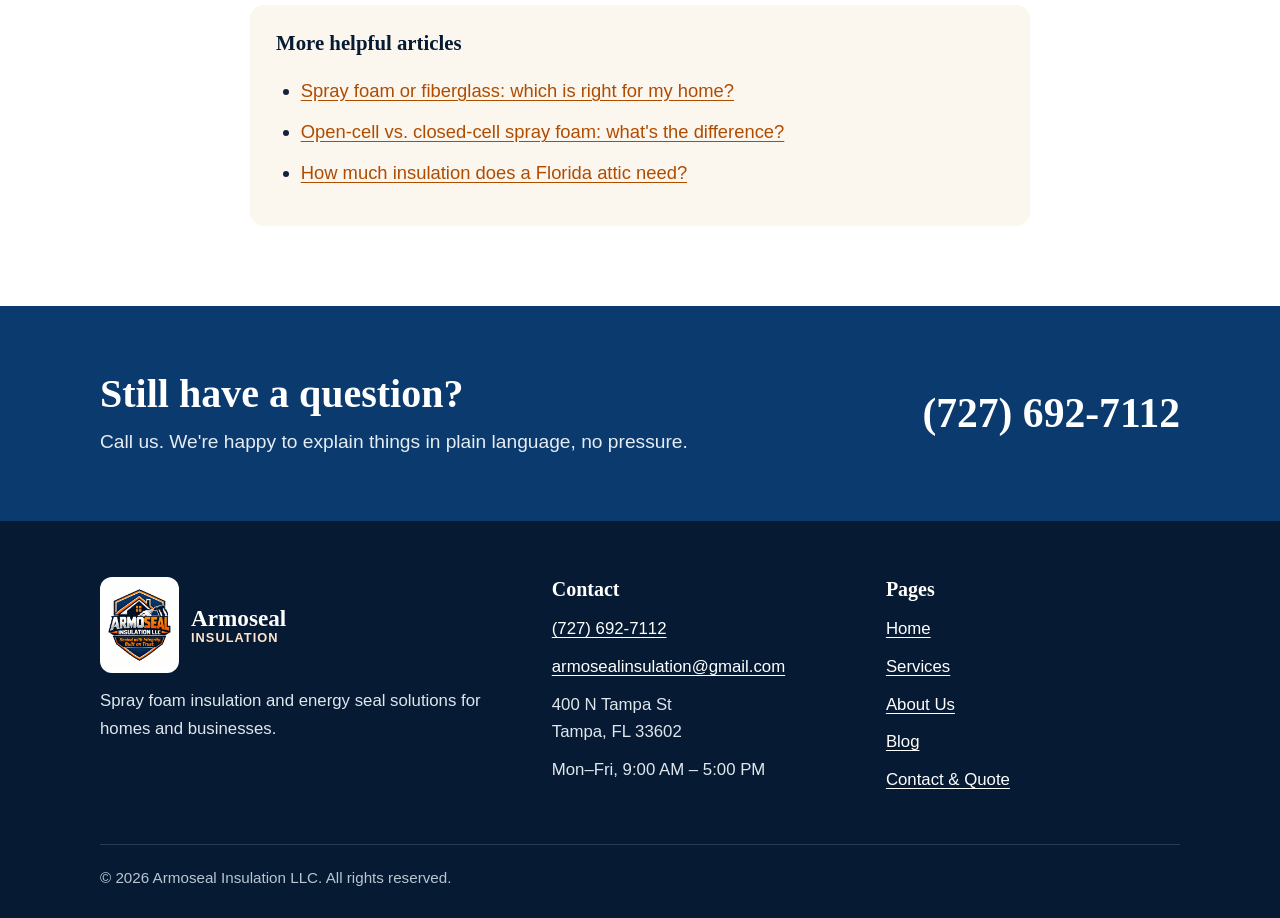
<file: blog/signs-your-home-needs-insulation.html>
<!doctype html>
<html lang="en">
<head>
  <meta charset="utf-8">
  <meta name="viewport" content="width=device-width, initial-scale=1">
  <title>7 signs your home needs better insulation | Armoseal Insulation</title>
  <meta name="description" content="High bills, hot rooms, an AC that never stops? These common signs mean it might be time for a check-up.">
  <meta name="theme-color" content="#061a33">
  <link rel="icon" href="../images/favicon.png?v=2" type="image/png">
  <link rel="apple-touch-icon" href="../images/favicon.png?v=2">
  <link rel="stylesheet" href="../css/styles.css?v=5">
</head>
<body>
  <a class="skip-link" href="#main">Skip to main content</a>

  <div class="topbar">
    <div class="container">
      <span class="hide-sm">Serving homes &amp; businesses across the Tampa Bay area</span>
      <span>Call us: <a href="tel:+17276927112">(727) 692-7112</a></span>
    </div>
  </div>

  <header class="site-header">
    <div class="container">
      <a class="brand" href="../index.html" aria-label="Armoseal Insulation, home page">
        <img class="brand-logo" src="../images/logo-small.png?v=2" alt="" width="225" height="300">
        <span class="brand-name">Armoseal<small>Insulation</small></span>
      </a>
      <button class="menu-toggle" type="button" aria-expanded="false" aria-controls="site-nav">
        <svg viewBox="0 0 24 24" fill="none" stroke="currentColor" stroke-width="2.5" stroke-linecap="round" aria-hidden="true"><path d="M4 6h16M4 12h16M4 18h16"/></svg>
        <span class="menu-label">Menu</span>
      </button>
      <nav class="nav" id="site-nav" aria-label="Main menu">
        <ul>
          <li><a href="../index.html">Home</a></li>
          <li><a href="../services.html">Services</a></li>
          <li><a href="../about.html">About Us</a></li>
          <li><a href="../blog.html" aria-current="page">Blog</a></li>
          <li><a href="../contact.html">Contact</a></li>
          <li class="nav-call"><a class="btn btn-primary btn-small" href="tel:+17276927112">
            <svg viewBox="0 0 24 24" fill="none" stroke="currentColor" stroke-width="2" stroke-linecap="round" stroke-linejoin="round" aria-hidden="true"><path d="M22 16.92v3a2 2 0 0 1-2.18 2 19.79 19.79 0 0 1-8.63-3.07 19.5 19.5 0 0 1-6-6 19.79 19.79 0 0 1-3.07-8.67A2 2 0 0 1 4.11 2h3a2 2 0 0 1 2 1.72 12.84 12.84 0 0 0 .7 2.81 2 2 0 0 1-.45 2.11L8.09 9.91a16 16 0 0 0 6 6l1.27-1.27a2 2 0 0 1 2.11-.45 12.84 12.84 0 0 0 2.81.7A2 2 0 0 1 22 16.92z"/></svg>
            Call Now</a></li>
        </ul>
      </nav>
    </div>
  </header>

  <main id="main">
    <article class="article">
      <div class="container narrow">
        <a class="back-link" href="../blog.html">← All articles</a>
        <span class="eyebrow">Home comfort</span>
        <h1>7 signs your home needs better insulation</h1>
        <p class="article-byline">By the Armoseal Insulation team</p>

        <div class="quick-answer">
          <h2>The short answer</h2>
          <p>If your energy bills are climbing, some rooms are much hotter than others, or your AC seems to run all day, your insulation may be thin, old or missing in places.</p>
        </div>

<p>Insulation is out of sight, so it's easy to forget about. But it plays a big part in how comfortable your home feels and how much you pay to cool it. Here are some common signs it needs attention:</p>

<ol class="numbered">
  <li><strong>Your energy bills keep going up.</strong> If you haven't changed your habits but your bills have crept higher, heat may be getting in more easily.</li>
  <li><strong>Some rooms are always hotter or colder.</strong> Uneven temperatures from room to room often point to gaps in insulation.</li>
  <li><strong>Your AC runs almost nonstop.</strong> When cool air escapes and hot air sneaks in, your system has to work harder to keep up.</li>
  <li><strong>The upstairs is much warmer than downstairs.</strong> Heat from the attic can pour into upper rooms if the attic isn't well insulated.</li>
  <li><strong>You feel drafts.</strong> Air moving around windows, doors or outlets means there are leaks that could be sealed.</li>
  <li><strong>The insulation in your attic looks thin or flattened.</strong> If you can easily see the wooden beams (joists) on your attic floor, you likely don't have enough.</li>
  <li><strong>You see signs of moisture or pests.</strong> Wet, stained or damaged insulation doesn't work as well and may need to be replaced.</li>
</ol>

<h2>What to do next</h2>
<p>If any of these sound familiar, it doesn't necessarily mean you need a big project. Sometimes a small fix makes a big difference. A <a href="what-happens-during-an-insulation-inspection.html">quick home inspection</a> will tell you exactly where you stand.</p>

        <p class="article-note">This article is general information. Every home is different, so call us at <a href="tel:+17276927112">(727) 692-7112</a> for advice about yours.</p>

        <div class="related">
          <h2>More helpful articles</h2>
          <ul>
          <li><a href="spray-foam-vs-fiberglass.html">Spray foam or fiberglass: which is right for my home?</a></li>
          <li><a href="open-cell-vs-closed-cell-spray-foam.html">Open-cell vs. closed-cell spray foam: what&#x27;s the difference?</a></li>
          <li><a href="how-much-insulation-florida-attic.html">How much insulation does a Florida attic need?</a></li>
          </ul>
        </div>
      </div>
    </article>
    <section class="cta-band">
      <div class="container">
        <div>
          <h2>Still have a question?</h2>
          <p>Call us. We're happy to explain things in plain language, no pressure.</p>
        </div>
        <a class="big-phone" href="tel:+17276927112">(727) 692-7112</a>
      </div>
    </section>
  </main>

  <footer class="site-footer">
    <div class="container">
      <div class="footer-grid">
        <div>
          <a class="brand" href="../index.html">
            <img class="brand-logo" src="../images/logo-small.png?v=2" alt="" width="225" height="300">
            <span class="brand-name">Armoseal<small>Insulation</small></span>
          </a>
          <p>Spray foam insulation and energy seal solutions for homes and businesses.</p>
        </div>
        <div>
          <h2>Contact</h2>
          <ul>
            <li><a href="tel:+17276927112">(727) 692-7112</a></li>
            <li><a href="mailto:armosealinsulation@gmail.com">armosealinsulation@gmail.com</a></li>
            <li>400 N Tampa St<br>Tampa, FL 33602</li>
            <li>Mon–Fri, 9:00 AM – 5:00 PM</li>
          </ul>
        </div>
        <div>
          <h2>Pages</h2>
          <ul>
            <li><a href="../index.html">Home</a></li>
            <li><a href="../services.html">Services</a></li>
            <li><a href="../about.html">About Us</a></li>
            <li><a href="../blog.html">Blog</a></li>
            <li><a href="../contact.html">Contact &amp; Quote</a></li>
          </ul>
        </div>
      </div>
      <div class="footer-bottom">© <span id="year">2026</span> Armoseal Insulation LLC. All rights reserved.</div>
    </div>
  </footer>

  <div class="call-bar">
    <a class="btn btn-primary" href="tel:+17276927112">
      <svg viewBox="0 0 24 24" fill="none" stroke="currentColor" stroke-width="2" stroke-linecap="round" stroke-linejoin="round" aria-hidden="true"><path d="M22 16.92v3a2 2 0 0 1-2.18 2 19.79 19.79 0 0 1-8.63-3.07 19.5 19.5 0 0 1-6-6 19.79 19.79 0 0 1-3.07-8.67A2 2 0 0 1 4.11 2h3a2 2 0 0 1 2 1.72 12.84 12.84 0 0 0 .7 2.81 2 2 0 0 1-.45 2.11L8.09 9.91a16 16 0 0 0 6 6l1.27-1.27a2 2 0 0 1 2.11-.45 12.84 12.84 0 0 0 2.81.7A2 2 0 0 1 22 16.92z"/></svg>
      Call Us
    </a>
    <a class="btn btn-secondary" href="../contact.html">Get a Quote</a>
  </div>

  <script src="../js/main.js?v=3"></script>
</body>
</html>
</file>
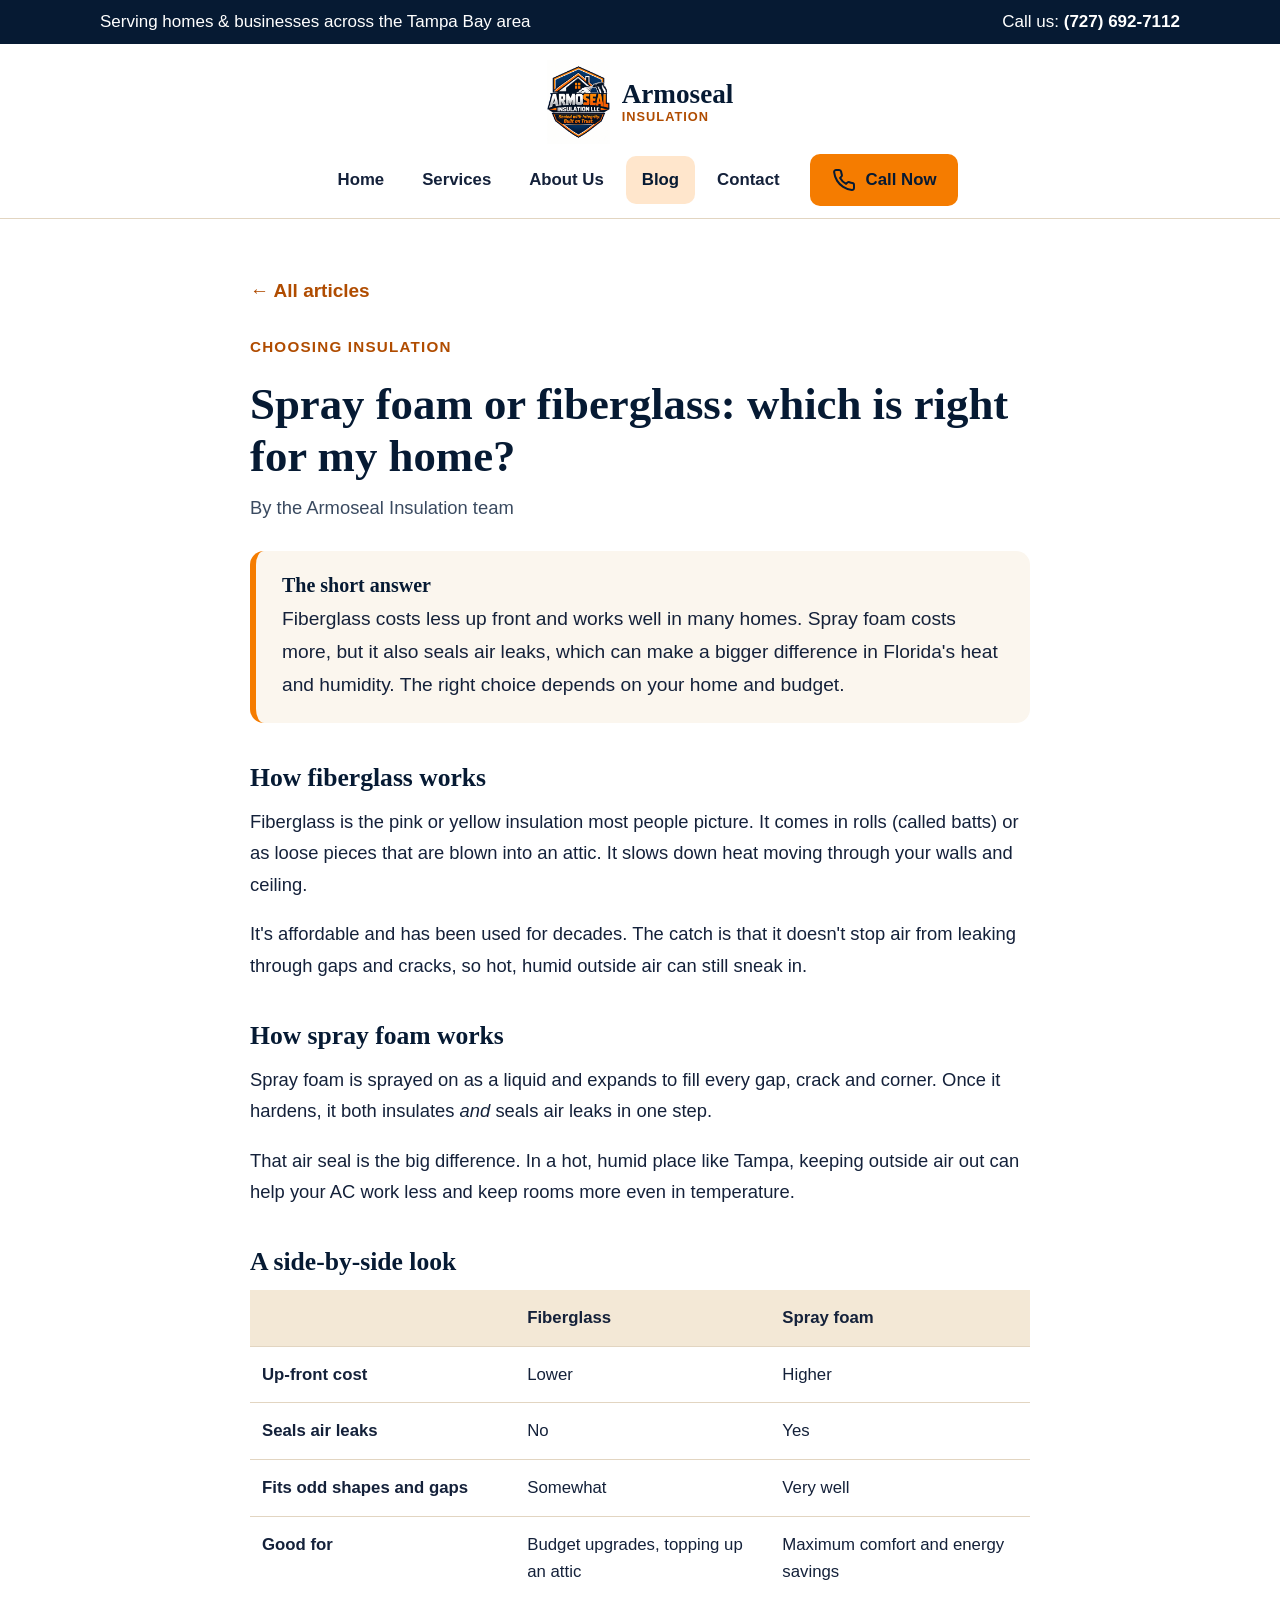
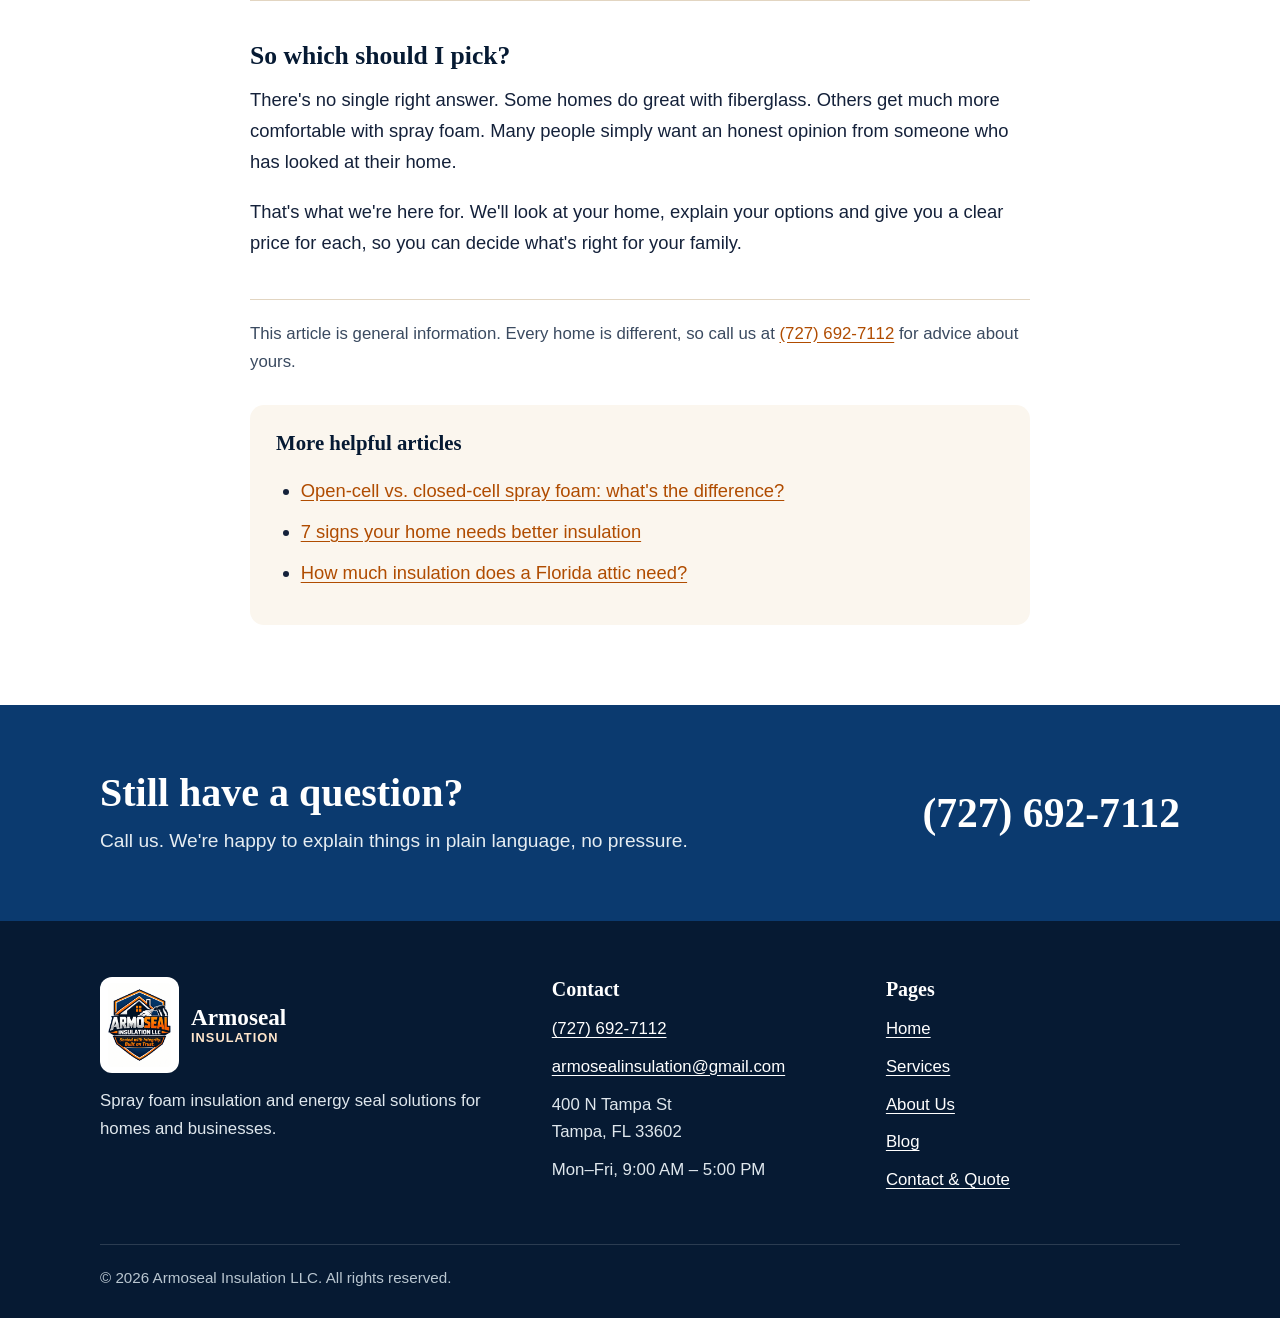
<file: blog/spray-foam-vs-fiberglass.html>
<!doctype html>
<html lang="en">
<head>
  <meta charset="utf-8">
  <meta name="viewport" content="width=device-width, initial-scale=1">
  <title>Spray foam or fiberglass: which is right for my home? | Armoseal Insulation</title>
  <meta name="description" content="Both keep your home comfortable. Here&#x27;s how they differ in cost, comfort and how they work, in plain language.">
  <meta name="theme-color" content="#061a33">
  <link rel="icon" href="../images/favicon.png?v=2" type="image/png">
  <link rel="apple-touch-icon" href="../images/favicon.png?v=2">
  <link rel="stylesheet" href="../css/styles.css?v=5">
</head>
<body>
  <a class="skip-link" href="#main">Skip to main content</a>

  <div class="topbar">
    <div class="container">
      <span class="hide-sm">Serving homes &amp; businesses across the Tampa Bay area</span>
      <span>Call us: <a href="tel:+17276927112">(727) 692-7112</a></span>
    </div>
  </div>

  <header class="site-header">
    <div class="container">
      <a class="brand" href="../index.html" aria-label="Armoseal Insulation, home page">
        <img class="brand-logo" src="../images/logo-small.png?v=2" alt="" width="225" height="300">
        <span class="brand-name">Armoseal<small>Insulation</small></span>
      </a>
      <button class="menu-toggle" type="button" aria-expanded="false" aria-controls="site-nav">
        <svg viewBox="0 0 24 24" fill="none" stroke="currentColor" stroke-width="2.5" stroke-linecap="round" aria-hidden="true"><path d="M4 6h16M4 12h16M4 18h16"/></svg>
        <span class="menu-label">Menu</span>
      </button>
      <nav class="nav" id="site-nav" aria-label="Main menu">
        <ul>
          <li><a href="../index.html">Home</a></li>
          <li><a href="../services.html">Services</a></li>
          <li><a href="../about.html">About Us</a></li>
          <li><a href="../blog.html" aria-current="page">Blog</a></li>
          <li><a href="../contact.html">Contact</a></li>
          <li class="nav-call"><a class="btn btn-primary btn-small" href="tel:+17276927112">
            <svg viewBox="0 0 24 24" fill="none" stroke="currentColor" stroke-width="2" stroke-linecap="round" stroke-linejoin="round" aria-hidden="true"><path d="M22 16.92v3a2 2 0 0 1-2.18 2 19.79 19.79 0 0 1-8.63-3.07 19.5 19.5 0 0 1-6-6 19.79 19.79 0 0 1-3.07-8.67A2 2 0 0 1 4.11 2h3a2 2 0 0 1 2 1.72 12.84 12.84 0 0 0 .7 2.81 2 2 0 0 1-.45 2.11L8.09 9.91a16 16 0 0 0 6 6l1.27-1.27a2 2 0 0 1 2.11-.45 12.84 12.84 0 0 0 2.81.7A2 2 0 0 1 22 16.92z"/></svg>
            Call Now</a></li>
        </ul>
      </nav>
    </div>
  </header>

  <main id="main">
    <article class="article">
      <div class="container narrow">
        <a class="back-link" href="../blog.html">← All articles</a>
        <span class="eyebrow">Choosing insulation</span>
        <h1>Spray foam or fiberglass: which is right for my home?</h1>
        <p class="article-byline">By the Armoseal Insulation team</p>

        <div class="quick-answer">
          <h2>The short answer</h2>
          <p>Fiberglass costs less up front and works well in many homes. Spray foam costs more, but it also seals air leaks, which can make a bigger difference in Florida&#x27;s heat and humidity. The right choice depends on your home and budget.</p>
        </div>

<h2>How fiberglass works</h2>
<p>Fiberglass is the pink or yellow insulation most people picture. It comes in rolls (called batts) or as loose pieces that are blown into an attic. It slows down heat moving through your walls and ceiling.</p>
<p>It's affordable and has been used for decades. The catch is that it doesn't stop air from leaking through gaps and cracks, so hot, humid outside air can still sneak in.</p>

<h2>How spray foam works</h2>
<p>Spray foam is sprayed on as a liquid and expands to fill every gap, crack and corner. Once it hardens, it both insulates <em>and</em> seals air leaks in one step.</p>
<p>That air seal is the big difference. In a hot, humid place like Tampa, keeping outside air out can help your AC work less and keep rooms more even in temperature.</p>

<h2>A side-by-side look</h2>
<table class="compare">
  <thead><tr><th></th><th>Fiberglass</th><th>Spray foam</th></tr></thead>
  <tbody>
    <tr><th>Up-front cost</th><td>Lower</td><td>Higher</td></tr>
    <tr><th>Seals air leaks</th><td>No</td><td>Yes</td></tr>
    <tr><th>Fits odd shapes and gaps</th><td>Somewhat</td><td>Very well</td></tr>
    <tr><th>Good for</th><td>Budget upgrades, topping up an attic</td><td>Maximum comfort and energy savings</td></tr>
  </tbody>
</table>

<h2>So which should I pick?</h2>
<p>There's no single right answer. Some homes do great with fiberglass. Others get much more comfortable with spray foam. Many people simply want an honest opinion from someone who has looked at their home.</p>
<p>That's what we're here for. We'll look at your home, explain your options and give you a clear price for each, so you can decide what's right for your family.</p>

        <p class="article-note">This article is general information. Every home is different, so call us at <a href="tel:+17276927112">(727) 692-7112</a> for advice about yours.</p>

        <div class="related">
          <h2>More helpful articles</h2>
          <ul>
          <li><a href="open-cell-vs-closed-cell-spray-foam.html">Open-cell vs. closed-cell spray foam: what&#x27;s the difference?</a></li>
          <li><a href="signs-your-home-needs-insulation.html">7 signs your home needs better insulation</a></li>
          <li><a href="how-much-insulation-florida-attic.html">How much insulation does a Florida attic need?</a></li>
          </ul>
        </div>
      </div>
    </article>
    <section class="cta-band">
      <div class="container">
        <div>
          <h2>Still have a question?</h2>
          <p>Call us. We're happy to explain things in plain language, no pressure.</p>
        </div>
        <a class="big-phone" href="tel:+17276927112">(727) 692-7112</a>
      </div>
    </section>
  </main>

  <footer class="site-footer">
    <div class="container">
      <div class="footer-grid">
        <div>
          <a class="brand" href="../index.html">
            <img class="brand-logo" src="../images/logo-small.png?v=2" alt="" width="225" height="300">
            <span class="brand-name">Armoseal<small>Insulation</small></span>
          </a>
          <p>Spray foam insulation and energy seal solutions for homes and businesses.</p>
        </div>
        <div>
          <h2>Contact</h2>
          <ul>
            <li><a href="tel:+17276927112">(727) 692-7112</a></li>
            <li><a href="mailto:armosealinsulation@gmail.com">armosealinsulation@gmail.com</a></li>
            <li>400 N Tampa St<br>Tampa, FL 33602</li>
            <li>Mon–Fri, 9:00 AM – 5:00 PM</li>
          </ul>
        </div>
        <div>
          <h2>Pages</h2>
          <ul>
            <li><a href="../index.html">Home</a></li>
            <li><a href="../services.html">Services</a></li>
            <li><a href="../about.html">About Us</a></li>
            <li><a href="../blog.html">Blog</a></li>
            <li><a href="../contact.html">Contact &amp; Quote</a></li>
          </ul>
        </div>
      </div>
      <div class="footer-bottom">© <span id="year">2026</span> Armoseal Insulation LLC. All rights reserved.</div>
    </div>
  </footer>

  <div class="call-bar">
    <a class="btn btn-primary" href="tel:+17276927112">
      <svg viewBox="0 0 24 24" fill="none" stroke="currentColor" stroke-width="2" stroke-linecap="round" stroke-linejoin="round" aria-hidden="true"><path d="M22 16.92v3a2 2 0 0 1-2.18 2 19.79 19.79 0 0 1-8.63-3.07 19.5 19.5 0 0 1-6-6 19.79 19.79 0 0 1-3.07-8.67A2 2 0 0 1 4.11 2h3a2 2 0 0 1 2 1.72 12.84 12.84 0 0 0 .7 2.81 2 2 0 0 1-.45 2.11L8.09 9.91a16 16 0 0 0 6 6l1.27-1.27a2 2 0 0 1 2.11-.45 12.84 12.84 0 0 0 2.81.7A2 2 0 0 1 22 16.92z"/></svg>
      Call Us
    </a>
    <a class="btn btn-secondary" href="../contact.html">Get a Quote</a>
  </div>

  <script src="../js/main.js?v=3"></script>
</body>
</html>
</file>
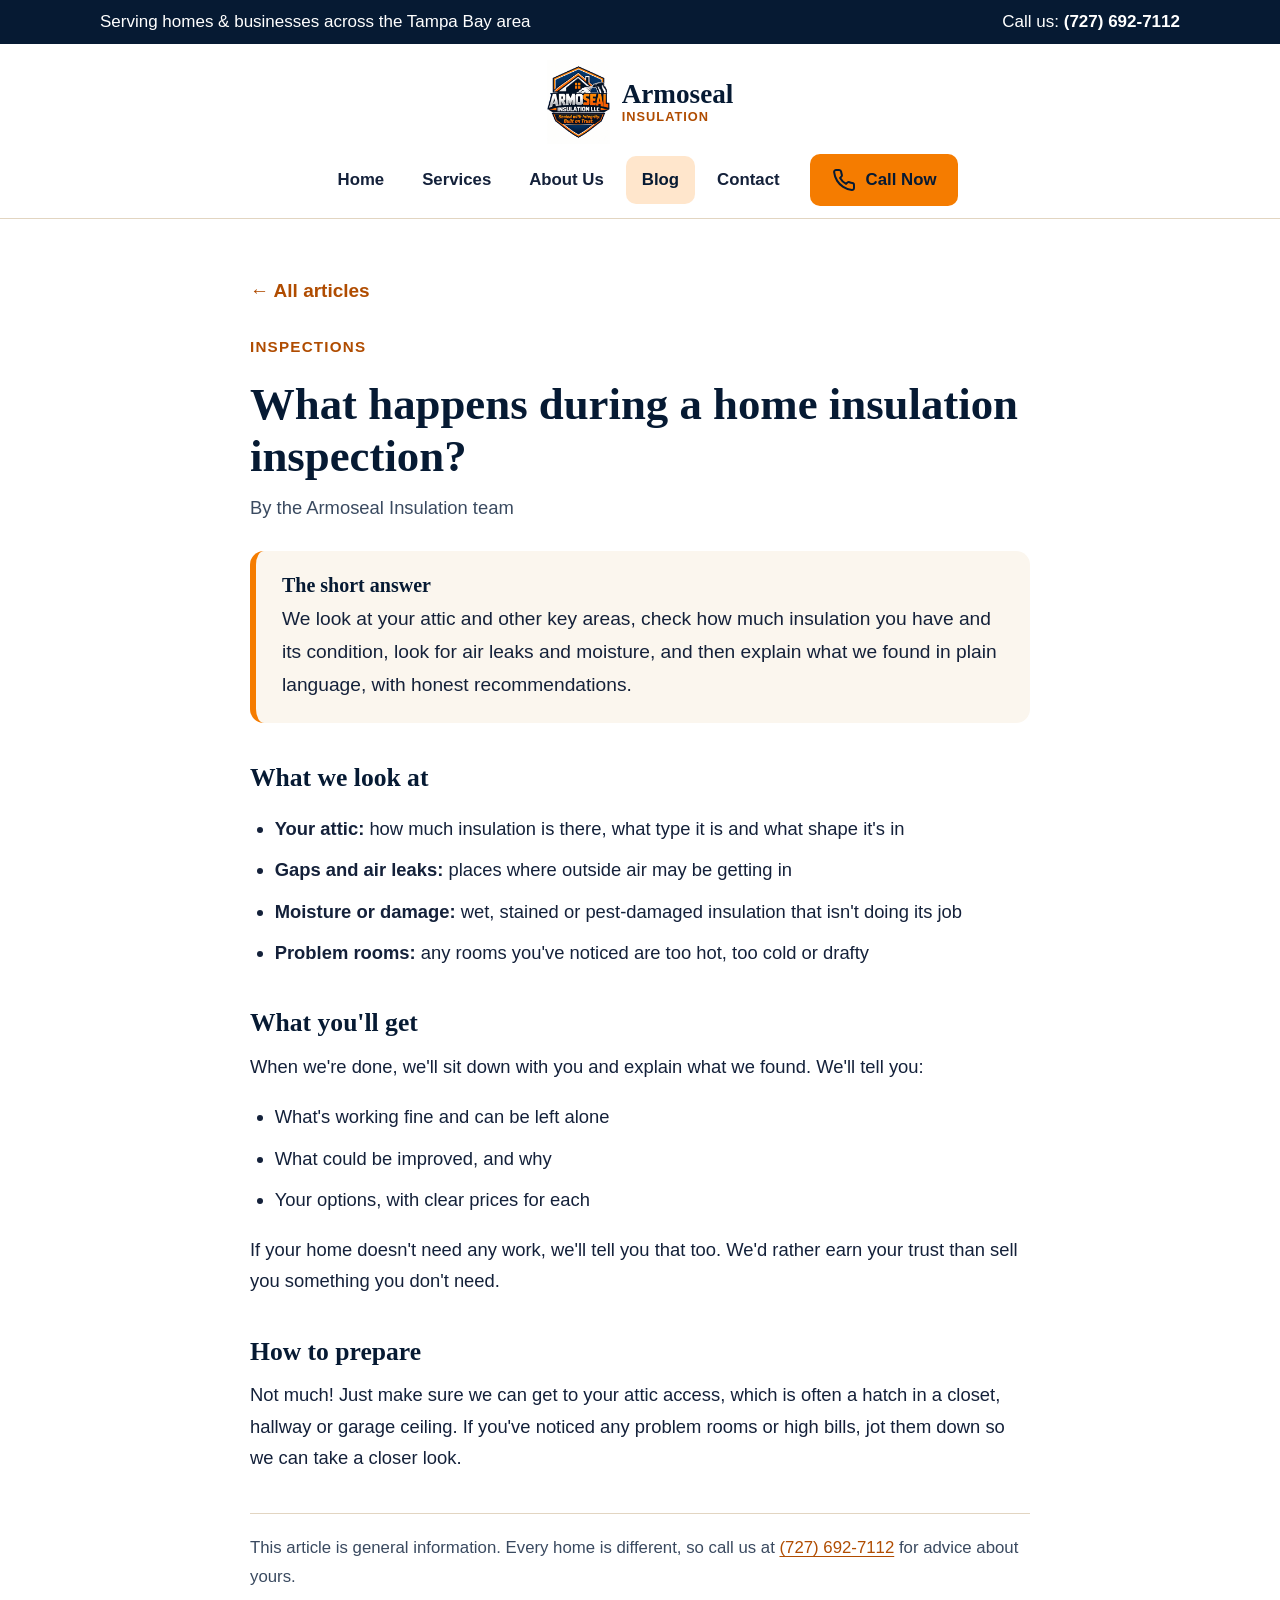
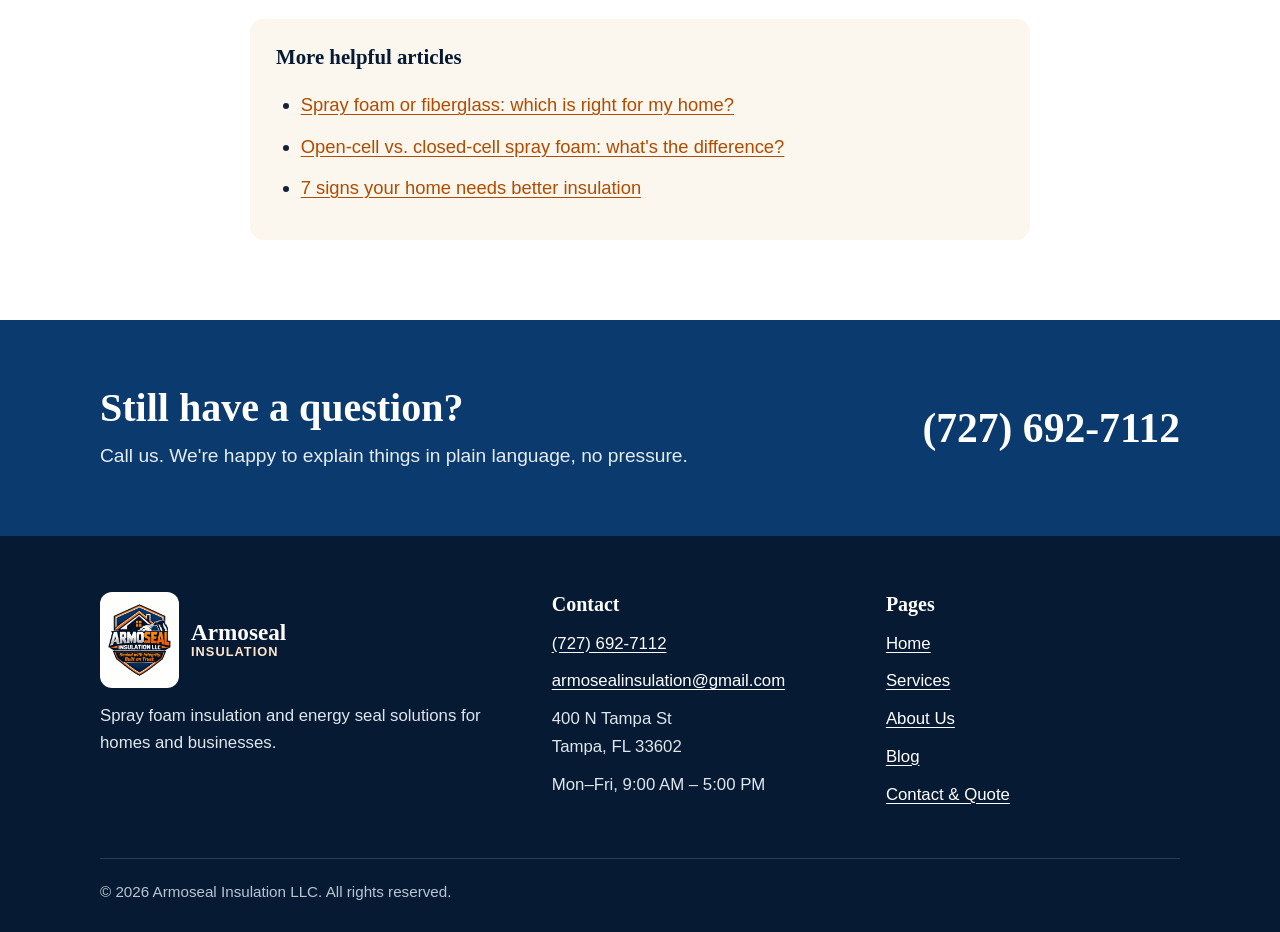
<file: blog/what-happens-during-an-insulation-inspection.html>
<!doctype html>
<html lang="en">
<head>
  <meta charset="utf-8">
  <meta name="viewport" content="width=device-width, initial-scale=1">
  <title>What happens during a home insulation inspection? | Armoseal Insulation</title>
  <meta name="description" content="No pressure, no jargon. Here&#x27;s exactly what we look at and what you&#x27;ll get at the end.">
  <meta name="theme-color" content="#061a33">
  <link rel="icon" href="../images/favicon.png?v=2" type="image/png">
  <link rel="apple-touch-icon" href="../images/favicon.png?v=2">
  <link rel="stylesheet" href="../css/styles.css?v=5">
</head>
<body>
  <a class="skip-link" href="#main">Skip to main content</a>

  <div class="topbar">
    <div class="container">
      <span class="hide-sm">Serving homes &amp; businesses across the Tampa Bay area</span>
      <span>Call us: <a href="tel:+17276927112">(727) 692-7112</a></span>
    </div>
  </div>

  <header class="site-header">
    <div class="container">
      <a class="brand" href="../index.html" aria-label="Armoseal Insulation, home page">
        <img class="brand-logo" src="../images/logo-small.png?v=2" alt="" width="225" height="300">
        <span class="brand-name">Armoseal<small>Insulation</small></span>
      </a>
      <button class="menu-toggle" type="button" aria-expanded="false" aria-controls="site-nav">
        <svg viewBox="0 0 24 24" fill="none" stroke="currentColor" stroke-width="2.5" stroke-linecap="round" aria-hidden="true"><path d="M4 6h16M4 12h16M4 18h16"/></svg>
        <span class="menu-label">Menu</span>
      </button>
      <nav class="nav" id="site-nav" aria-label="Main menu">
        <ul>
          <li><a href="../index.html">Home</a></li>
          <li><a href="../services.html">Services</a></li>
          <li><a href="../about.html">About Us</a></li>
          <li><a href="../blog.html" aria-current="page">Blog</a></li>
          <li><a href="../contact.html">Contact</a></li>
          <li class="nav-call"><a class="btn btn-primary btn-small" href="tel:+17276927112">
            <svg viewBox="0 0 24 24" fill="none" stroke="currentColor" stroke-width="2" stroke-linecap="round" stroke-linejoin="round" aria-hidden="true"><path d="M22 16.92v3a2 2 0 0 1-2.18 2 19.79 19.79 0 0 1-8.63-3.07 19.5 19.5 0 0 1-6-6 19.79 19.79 0 0 1-3.07-8.67A2 2 0 0 1 4.11 2h3a2 2 0 0 1 2 1.72 12.84 12.84 0 0 0 .7 2.81 2 2 0 0 1-.45 2.11L8.09 9.91a16 16 0 0 0 6 6l1.27-1.27a2 2 0 0 1 2.11-.45 12.84 12.84 0 0 0 2.81.7A2 2 0 0 1 22 16.92z"/></svg>
            Call Now</a></li>
        </ul>
      </nav>
    </div>
  </header>

  <main id="main">
    <article class="article">
      <div class="container narrow">
        <a class="back-link" href="../blog.html">← All articles</a>
        <span class="eyebrow">Inspections</span>
        <h1>What happens during a home insulation inspection?</h1>
        <p class="article-byline">By the Armoseal Insulation team</p>

        <div class="quick-answer">
          <h2>The short answer</h2>
          <p>We look at your attic and other key areas, check how much insulation you have and its condition, look for air leaks and moisture, and then explain what we found in plain language, with honest recommendations.</p>
        </div>

<h2>What we look at</h2>
<ul>
  <li><strong>Your attic:</strong> how much insulation is there, what type it is and what shape it's in</li>
  <li><strong>Gaps and air leaks:</strong> places where outside air may be getting in</li>
  <li><strong>Moisture or damage:</strong> wet, stained or pest-damaged insulation that isn't doing its job</li>
  <li><strong>Problem rooms:</strong> any rooms you've noticed are too hot, too cold or drafty</li>
</ul>

<h2>What you'll get</h2>
<p>When we're done, we'll sit down with you and explain what we found. We'll tell you:</p>
<ul>
  <li>What's working fine and can be left alone</li>
  <li>What could be improved, and why</li>
  <li>Your options, with clear prices for each</li>
</ul>
<p>If your home doesn't need any work, we'll tell you that too. We'd rather earn your trust than sell you something you don't need.</p>

<h2>How to prepare</h2>
<p>Not much! Just make sure we can get to your attic access, which is often a hatch in a closet, hallway or garage ceiling. If you've noticed any problem rooms or high bills, jot them down so we can take a closer look.</p>

        <p class="article-note">This article is general information. Every home is different, so call us at <a href="tel:+17276927112">(727) 692-7112</a> for advice about yours.</p>

        <div class="related">
          <h2>More helpful articles</h2>
          <ul>
          <li><a href="spray-foam-vs-fiberglass.html">Spray foam or fiberglass: which is right for my home?</a></li>
          <li><a href="open-cell-vs-closed-cell-spray-foam.html">Open-cell vs. closed-cell spray foam: what&#x27;s the difference?</a></li>
          <li><a href="signs-your-home-needs-insulation.html">7 signs your home needs better insulation</a></li>
          </ul>
        </div>
      </div>
    </article>
    <section class="cta-band">
      <div class="container">
        <div>
          <h2>Still have a question?</h2>
          <p>Call us. We're happy to explain things in plain language, no pressure.</p>
        </div>
        <a class="big-phone" href="tel:+17276927112">(727) 692-7112</a>
      </div>
    </section>
  </main>

  <footer class="site-footer">
    <div class="container">
      <div class="footer-grid">
        <div>
          <a class="brand" href="../index.html">
            <img class="brand-logo" src="../images/logo-small.png?v=2" alt="" width="225" height="300">
            <span class="brand-name">Armoseal<small>Insulation</small></span>
          </a>
          <p>Spray foam insulation and energy seal solutions for homes and businesses.</p>
        </div>
        <div>
          <h2>Contact</h2>
          <ul>
            <li><a href="tel:+17276927112">(727) 692-7112</a></li>
            <li><a href="mailto:armosealinsulation@gmail.com">armosealinsulation@gmail.com</a></li>
            <li>400 N Tampa St<br>Tampa, FL 33602</li>
            <li>Mon–Fri, 9:00 AM – 5:00 PM</li>
          </ul>
        </div>
        <div>
          <h2>Pages</h2>
          <ul>
            <li><a href="../index.html">Home</a></li>
            <li><a href="../services.html">Services</a></li>
            <li><a href="../about.html">About Us</a></li>
            <li><a href="../blog.html">Blog</a></li>
            <li><a href="../contact.html">Contact &amp; Quote</a></li>
          </ul>
        </div>
      </div>
      <div class="footer-bottom">© <span id="year">2026</span> Armoseal Insulation LLC. All rights reserved.</div>
    </div>
  </footer>

  <div class="call-bar">
    <a class="btn btn-primary" href="tel:+17276927112">
      <svg viewBox="0 0 24 24" fill="none" stroke="currentColor" stroke-width="2" stroke-linecap="round" stroke-linejoin="round" aria-hidden="true"><path d="M22 16.92v3a2 2 0 0 1-2.18 2 19.79 19.79 0 0 1-8.63-3.07 19.5 19.5 0 0 1-6-6 19.79 19.79 0 0 1-3.07-8.67A2 2 0 0 1 4.11 2h3a2 2 0 0 1 2 1.72 12.84 12.84 0 0 0 .7 2.81 2 2 0 0 1-.45 2.11L8.09 9.91a16 16 0 0 0 6 6l1.27-1.27a2 2 0 0 1 2.11-.45 12.84 12.84 0 0 0 2.81.7A2 2 0 0 1 22 16.92z"/></svg>
      Call Us
    </a>
    <a class="btn btn-secondary" href="../contact.html">Get a Quote</a>
  </div>

  <script src="../js/main.js?v=3"></script>
</body>
</html>
</file>
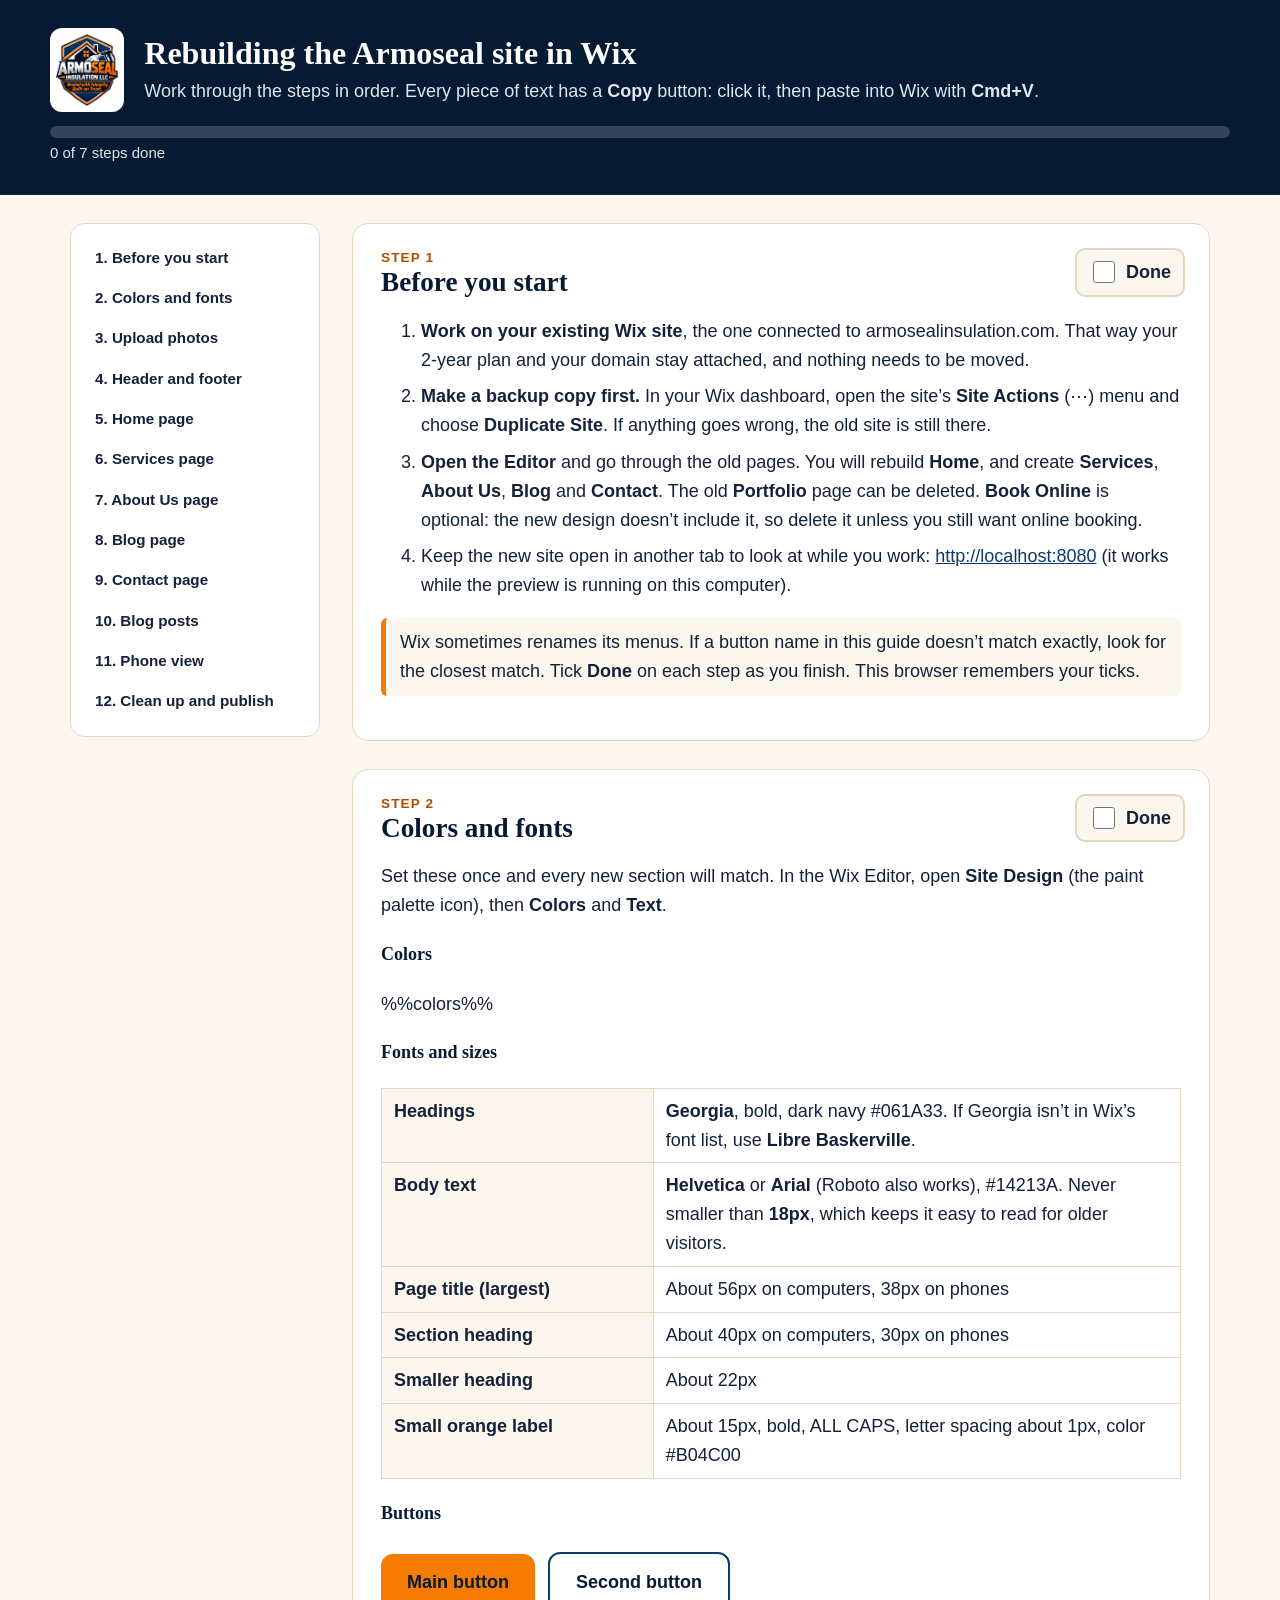
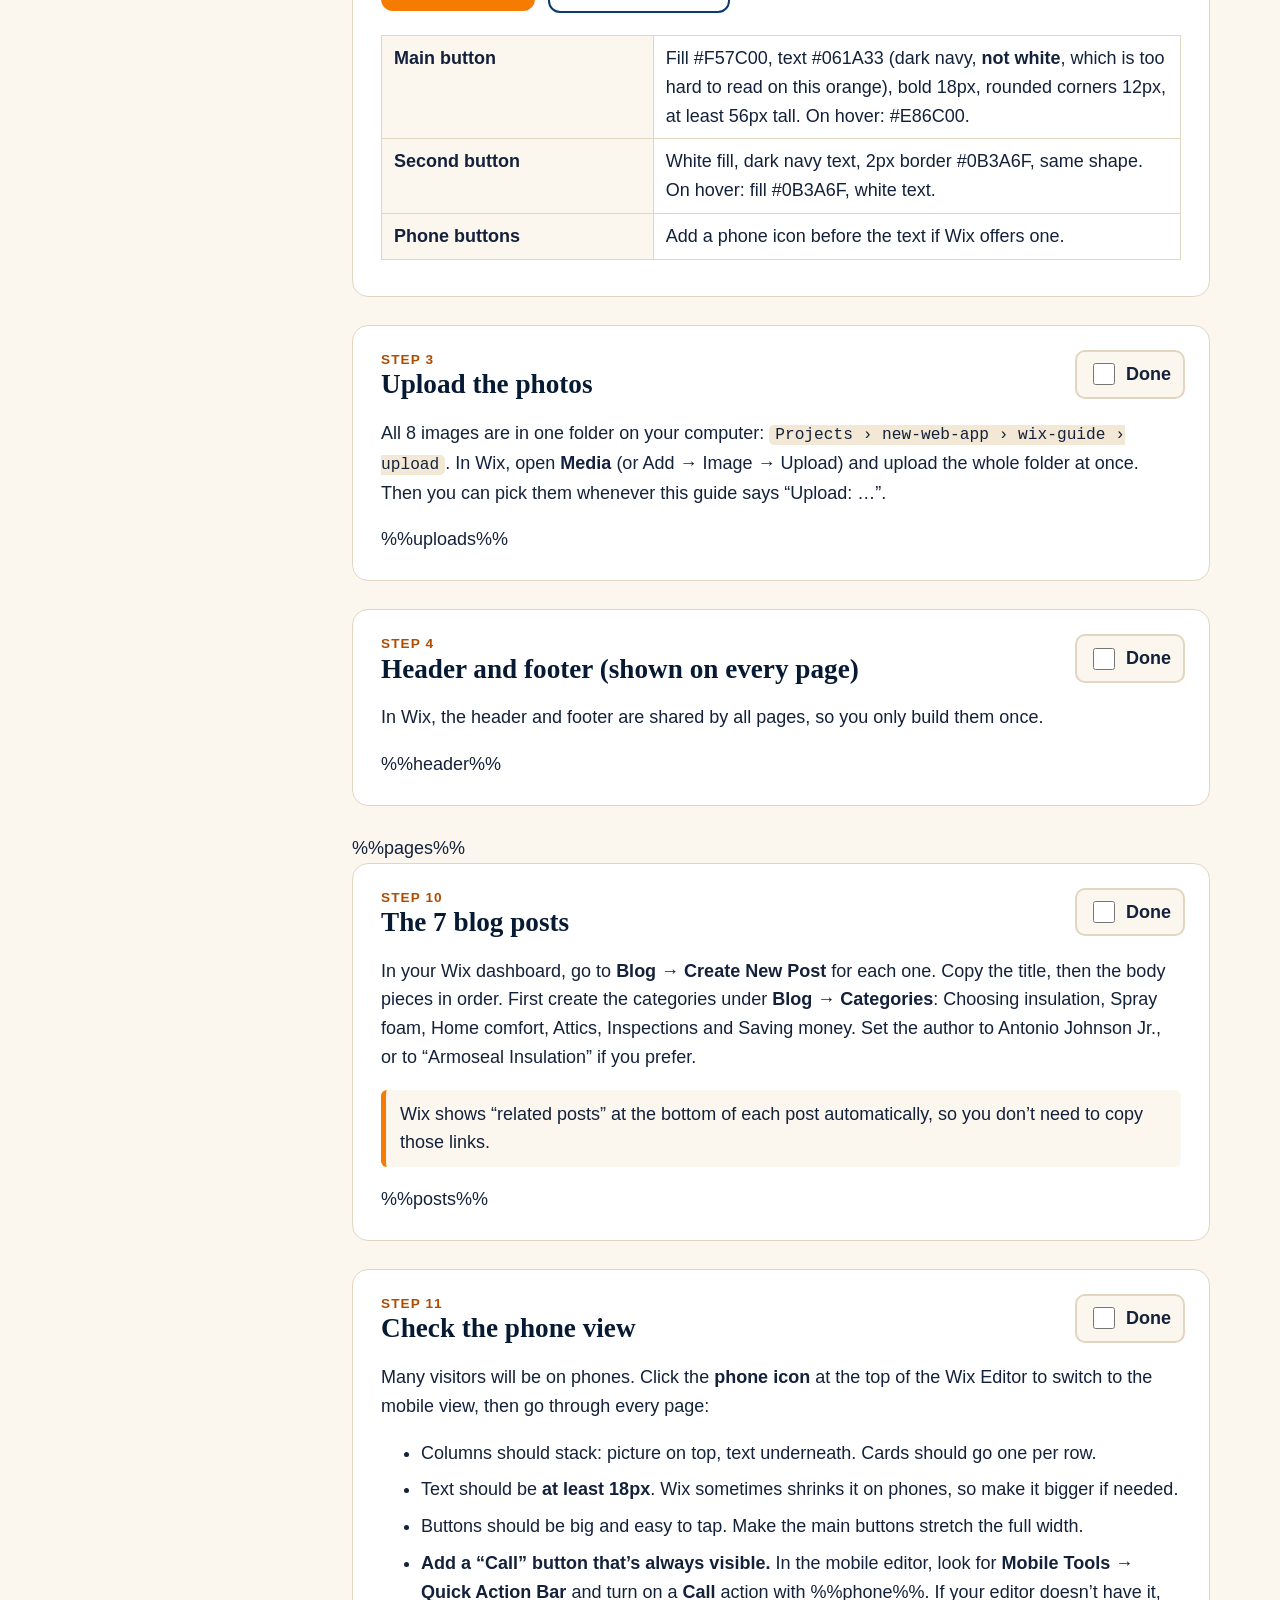
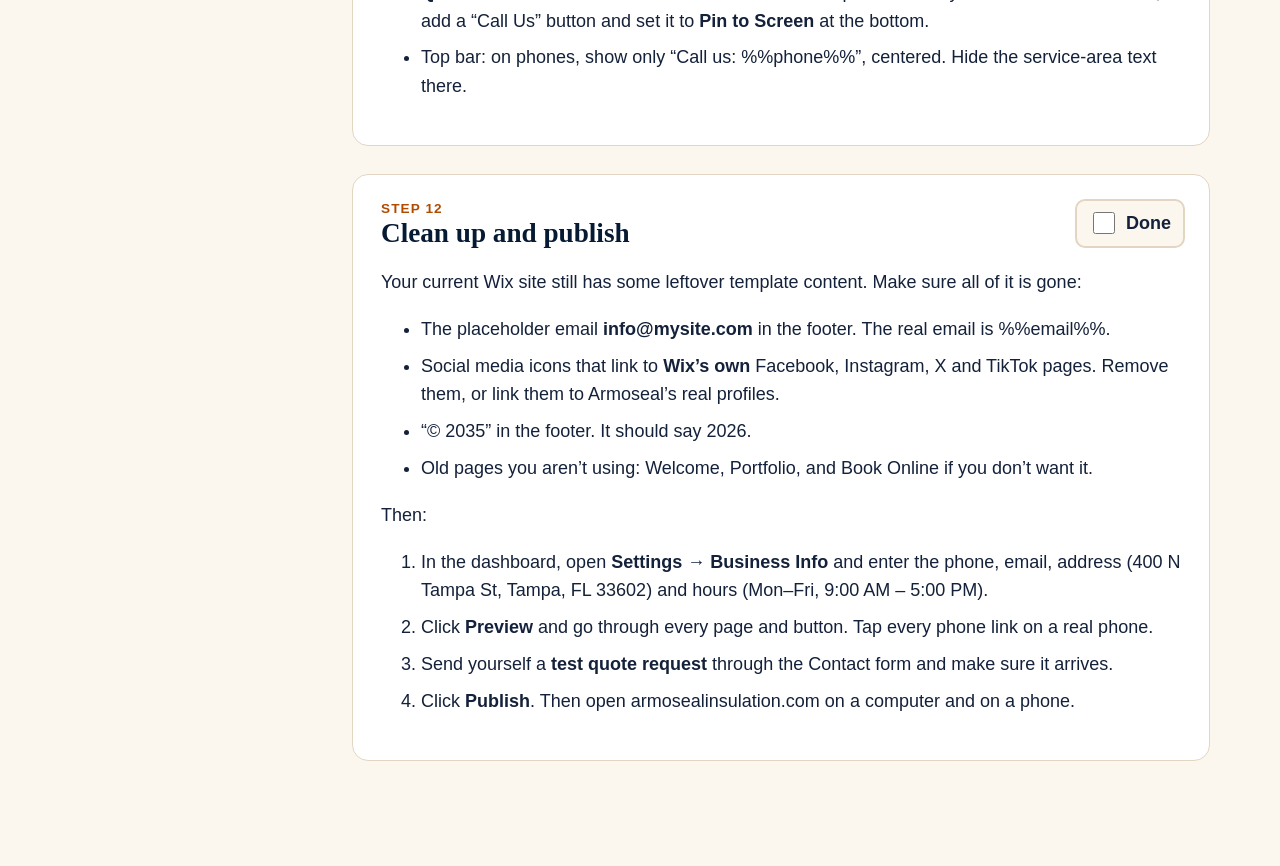
<file: wix-guide/template.html>
<!doctype html>
<html lang="en">
<head>
<meta charset="utf-8">
<meta name="viewport" content="width=device-width, initial-scale=1">
<title>Wix Rebuild Guide</title>
<style>
:root {
  --navy: #061a33; --blue: #0b3a6f; --orange: #f57c00; --orange-dark: #b04c00; --orange-light: #ffe6cc;
  --cream: #fbf6ee; --sand: #f3e8d6; --line: #e2d5c1; --ink: #14213a; --soft: #3a4a60; --ok: #1d7a3a;
}
* { box-sizing: border-box; }
body { margin: 0; font: 18px/1.6 -apple-system, BlinkMacSystemFont, "Segoe UI", Roboto, Helvetica, Arial, sans-serif; color: var(--ink); background: var(--cream); }
h1, h2, h4 { font-family: Georgia, "Times New Roman", serif; color: var(--navy); line-height: 1.2; }
code { background: var(--sand); padding: 1px 6px; border-radius: 5px; font-size: .9em; }
a { color: var(--blue); }
.top { background: var(--navy); color: #fff; padding: 28px 20px; }
.top .wrap { max-width: 1180px; margin: 0 auto; display: flex; gap: 20px; align-items: center; }
.top img { height: 84px; background: #fff; border-radius: 12px; padding: 6px; }
.top h1 { color: #fff; margin: 0 0 4px; font-size: 2rem; }
.top p { margin: 0; color: #dfe7ed; }
.progress { max-width: 1180px; margin: 14px auto 0; }
.bar { height: 12px; background: rgba(255,255,255,.18); border-radius: 99px; overflow: hidden; }
.bar span { display: block; height: 100%; width: 0; background: var(--orange); transition: width .3s; }
.progress small { color: #dfe7ed; }
.layout-wrap { max-width: 1180px; margin: 0 auto; display: grid; grid-template-columns: 250px 1fr; gap: 32px; padding: 28px 20px 80px; }
nav.toc { position: sticky; top: 16px; align-self: start; background: #fff; border: 1px solid var(--line); border-radius: 14px; padding: 14px; }
nav.toc ol { margin: 0; padding-left: 0; list-style: none; }
nav.toc a { display: block; padding: 8px 10px; border-radius: 8px; text-decoration: none; color: var(--ink); font-weight: 600; font-size: .95rem; }
nav.toc a:hover { background: var(--sand); }
nav.toc a.is-done { color: var(--ok); }
nav.toc a.is-done::after { content: " ✓"; }
.step { background: #fff; border: 1px solid var(--line); border-radius: 16px; padding: 26px 28px; margin-bottom: 28px; position: relative; scroll-margin-top: 16px; }
.step > h2 { margin: 0 0 12px; font-size: 1.7rem; padding-right: 110px; }
.stepno { display: block; font-family: -apple-system, BlinkMacSystemFont, "Segoe UI", sans-serif; font-size: .85rem; letter-spacing: .08em; text-transform: uppercase; color: var(--orange-dark); }
label.done { position: absolute; top: 24px; right: 24px; display: flex; gap: 8px; align-items: center; font-weight: 700; background: var(--cream); border: 2px solid var(--line); border-radius: 10px; padding: 8px 12px; cursor: pointer; }
label.done input { width: 22px; height: 22px; accent-color: var(--ok); }
.step.is-done { border-color: #9bd3ad; }
.step.is-done label.done { border-color: var(--ok); color: var(--ok); }
.lead { font-size: 1.1rem; }
.hint { background: var(--cream); border-left: 5px solid var(--orange); padding: 10px 14px; border-radius: 6px; }
ol.steps-list li, ul.check li { margin-bottom: 8px; }
.block { border: 1px solid var(--line); border-radius: 12px; margin: 18px 0; overflow: hidden; }
.block-head { display: flex; gap: 14px; align-items: flex-start; background: var(--sand); padding: 14px 16px; }
.block-head h4 { margin: 0 0 4px; font-size: 1.2rem; }
.layout { margin: 0; color: var(--soft); font-size: .95rem; }
.num { flex: none; width: 34px; height: 34px; border-radius: 50%; background: var(--blue); color: #fff; display: inline-grid; place-items: center; font-weight: 700; font-size: .95rem; }
.item { display: grid; grid-template-columns: 210px 1fr auto; gap: 14px; align-items: start; padding: 12px 16px; border-top: 1px solid var(--line); }
.item-label { font-size: .85rem; font-weight: 700; color: var(--soft); text-transform: none; }
.item-label small { font-weight: 400; display: block; margin-top: 4px; }
.item-text { white-space: pre-line; }
.item-body ul, .item-body ol { margin: 0; padding-left: 1.2em; }
.item-body table { border-collapse: collapse; font-size: .95rem; }
.item-body td, .item-body th { border: 1px solid var(--line); padding: 6px 10px; text-align: left; }
.link { margin-top: 6px; font-size: .9rem; color: var(--blue); font-weight: 600; }
.alt { font-size: .9rem; color: var(--soft); margin-top: 6px; }
.thumb { max-width: 220px; max-height: 160px; border-radius: 8px; border: 1px solid var(--line); display: block; }
.thumb.small { max-height: 90px; }
.icon { display: inline-grid; place-items: center; width: 52px; height: 52px; border-radius: 14px; background: var(--orange-light); color: var(--orange-dark); }
.icon svg { width: 28px; height: 28px; }
button.copy { font: inherit; font-size: .9rem; font-weight: 700; background: var(--orange); color: var(--navy); border: 0; border-radius: 9px; padding: 8px 14px; cursor: pointer; white-space: nowrap; min-height: 40px; }
button.copy:hover { background: #e86c00; }
button.copy.copied { background: var(--ok); color: #fff; }
.swatches { display: grid; grid-template-columns: repeat(2, 1fr); gap: 10px; margin: 14px 0; }
.swatch { display: flex; align-items: center; gap: 12px; border: 1px solid var(--line); border-radius: 10px; padding: 10px 12px; }
.swatch > div { flex: 1; }
.chip { width: 44px; height: 44px; border-radius: 10px; border: 1px solid rgba(0,0,0,.15); flex: none; }
table.spec { border-collapse: collapse; width: 100%; margin: 10px 0; }
table.spec th, table.spec td { border: 1px solid var(--line); padding: 8px 12px; text-align: left; vertical-align: top; }
table.spec th { background: var(--cream); width: 34%; }
.uploads { display: grid; grid-template-columns: repeat(4, 1fr); gap: 12px; margin-top: 12px; }
.upload { border: 1px solid var(--line); border-radius: 10px; overflow: hidden; font-size: .85rem; }
.upload img { width: 100%; aspect-ratio: 4/3; object-fit: cover; display: block; background: #fff; }
.upload div { padding: 8px 10px; word-break: break-word; }
details { border: 1px solid var(--line); border-radius: 12px; margin: 14px 0; overflow: hidden; }
details > summary { cursor: pointer; padding: 14px 16px; font-weight: 700; background: var(--cream); list-style: revert; }
details.post > summary { font-family: Georgia, serif; font-size: 1.1rem; color: var(--navy); display: flex; gap: 12px; align-items: center; }
details[open] > summary { border-bottom: 1px solid var(--line); }
details.seo { margin-top: 0; }
details .hint { margin: 12px 16px; }
.btn-sample { display: inline-block; padding: 14px 26px; border-radius: 12px; font-weight: 700; margin: 4px 8px 4px 0; }
.toast { position: fixed; bottom: 20px; left: 50%; transform: translateX(-50%); background: var(--navy); color: #fff; padding: 10px 18px; border-radius: 10px; opacity: 0; transition: opacity .2s; pointer-events: none; }
.toast.show { opacity: 1; }
@media (max-width: 900px) {
  .layout-wrap { grid-template-columns: 1fr; }
  nav.toc { position: static; }
  .item { grid-template-columns: 1fr; }
  .swatches { grid-template-columns: 1fr; }
  .uploads { grid-template-columns: repeat(2, 1fr); }
  .step > h2 { padding-right: 0; padding-top: 44px; }
}
</style>
</head>
<body>
<header class="top">
  <div class="wrap">
    <img src="upload/01-armoseal-logo.jpg" alt="Armoseal Insulation logo">
    <div>
      <h1>Rebuilding the Armoseal site in Wix</h1>
      <p>Work through the steps in order. Every piece of text has a <b>Copy</b> button: click it, then paste into Wix with <b>Cmd+V</b>.</p>
    </div>
  </div>
  <div class="progress"><div class="bar"><span id="bar"></span></div><small id="progress-text">0 of 12 steps done</small></div>
</header>

<div class="layout-wrap">
<nav class="toc" aria-label="Steps">
  <ol>
    <li><a href="#start">1. Before you start</a></li>
    <li><a href="#design">2. Colors and fonts</a></li>
    <li><a href="#upload">3. Upload photos</a></li>
    <li><a href="#header">4. Header and footer</a></li>
    <li><a href="#home">5. Home page</a></li>
    <li><a href="#services">6. Services page</a></li>
    <li><a href="#about">7. About Us page</a></li>
    <li><a href="#blog">8. Blog page</a></li>
    <li><a href="#contact">9. Contact page</a></li>
    <li><a href="#posts">10. Blog posts</a></li>
    <li><a href="#mobile">11. Phone view</a></li>
    <li><a href="#publish">12. Clean up and publish</a></li>
  </ol>
</nav>

<main>
<section class="step" id="start">
  <label class="done"><input type="checkbox" data-step="start"> Done</label>
  <h2><span class="stepno">Step 1</span> Before you start</h2>
  <ol class="steps-list">
    <li><b>Work on your existing Wix site</b>, the one connected to armosealinsulation.com. That way your 2-year plan and your domain stay attached, and nothing needs to be moved.</li>
    <li><b>Make a backup copy first.</b> In your Wix dashboard, open the site’s <b>Site Actions</b> (⋯) menu and choose <b>Duplicate Site</b>. If anything goes wrong, the old site is still there.</li>
    <li><b>Open the Editor</b> and go through the old pages. You will rebuild <b>Home</b>, and create <b>Services</b>, <b>About Us</b>, <b>Blog</b> and <b>Contact</b>. The old <b>Portfolio</b> page can be deleted. <b>Book Online</b> is optional: the new design doesn’t include it, so delete it unless you still want online booking.</li>
    <li>Keep the new site open in another tab to look at while you work: <a href="http://localhost:8080" target="_blank">http://localhost:8080</a> (it works while the preview is running on this computer).</li>
  </ol>
  <p class="hint">Wix sometimes renames its menus. If a button name in this guide doesn’t match exactly, look for the closest match. Tick <b>Done</b> on each step as you finish. This browser remembers your ticks.</p>
</section>

<section class="step" id="design">
  <label class="done"><input type="checkbox" data-step="design"> Done</label>
  <h2><span class="stepno">Step 2</span> Colors and fonts</h2>
  <p>Set these once and every new section will match. In the Wix Editor, open <b>Site Design</b> (the paint palette icon), then <b>Colors</b> and <b>Text</b>.</p>
  <h4>Colors</h4>
  <div class="swatches">%%colors%%</div>
  <h4>Fonts and sizes</h4>
  <table class="spec">
    <tr><th>Headings</th><td><b>Georgia</b>, bold, dark navy #061A33. If Georgia isn’t in Wix’s font list, use <b>Libre Baskerville</b>.</td></tr>
    <tr><th>Body text</th><td><b>Helvetica</b> or <b>Arial</b> (Roboto also works), #14213A. Never smaller than <b>18px</b>, which keeps it easy to read for older visitors.</td></tr>
    <tr><th>Page title (largest)</th><td>About 56px on computers, 38px on phones</td></tr>
    <tr><th>Section heading</th><td>About 40px on computers, 30px on phones</td></tr>
    <tr><th>Smaller heading</th><td>About 22px</td></tr>
    <tr><th>Small orange label</th><td>About 15px, bold, ALL CAPS, letter spacing about 1px, color #B04C00</td></tr>
  </table>
  <h4>Buttons</h4>
  <p>
    <span class="btn-sample" style="background:#F57C00;color:#061A33">Main button</span>
    <span class="btn-sample" style="background:#fff;color:#061A33;border:2px solid #0B3A6F">Second button</span>
  </p>
  <table class="spec">
    <tr><th>Main button</th><td>Fill #F57C00, text #061A33 (dark navy, <b>not white</b>, which is too hard to read on this orange), bold 18px, rounded corners 12px, at least 56px tall. On hover: #E86C00.</td></tr>
    <tr><th>Second button</th><td>White fill, dark navy text, 2px border #0B3A6F, same shape. On hover: fill #0B3A6F, white text.</td></tr>
    <tr><th>Phone buttons</th><td>Add a phone icon before the text if Wix offers one.</td></tr>
  </table>
</section>

<section class="step" id="upload">
  <label class="done"><input type="checkbox" data-step="upload"> Done</label>
  <h2><span class="stepno">Step 3</span> Upload the photos</h2>
  <p>All 8 images are in one folder on your computer: <code>Projects › new-web-app › wix-guide › upload</code>. In Wix, open <b>Media</b> (or Add → Image → Upload) and upload the whole folder at once. Then you can pick them whenever this guide says “Upload: …”.</p>
  <div class="uploads">%%uploads%%</div>
</section>

<section class="step" id="header">
  <label class="done"><input type="checkbox" data-step="header"> Done</label>
  <h2><span class="stepno">Step 4</span> Header and footer (shown on every page)</h2>
  <p>In Wix, the header and footer are shared by all pages, so you only build them once.</p>
  %%header%%
</section>

%%pages%%

<section class="step" id="posts">
  <label class="done"><input type="checkbox" data-step="posts"> Done</label>
  <h2><span class="stepno">Step 10</span> The 7 blog posts</h2>
  <p>In your Wix dashboard, go to <b>Blog → Create New Post</b> for each one. Copy the title, then the body pieces in order. First create the categories under <b>Blog → Categories</b>: Choosing insulation, Spray foam, Home comfort, Attics, Inspections and Saving money. Set the author to Antonio Johnson Jr., or to “Armoseal Insulation” if you prefer.</p>
  <p class="hint">Wix shows “related posts” at the bottom of each post automatically, so you don’t need to copy those links.</p>
  %%posts%%
</section>

<section class="step" id="mobile">
  <label class="done"><input type="checkbox" data-step="mobile"> Done</label>
  <h2><span class="stepno">Step 11</span> Check the phone view</h2>
  <p>Many visitors will be on phones. Click the <b>phone icon</b> at the top of the Wix Editor to switch to the mobile view, then go through every page:</p>
  <ul class="check">
    <li>Columns should stack: picture on top, text underneath. Cards should go one per row.</li>
    <li>Text should be <b>at least 18px</b>. Wix sometimes shrinks it on phones, so make it bigger if needed.</li>
    <li>Buttons should be big and easy to tap. Make the main buttons stretch the full width.</li>
    <li><b>Add a “Call” button that’s always visible.</b> In the mobile editor, look for <b>Mobile Tools → Quick Action Bar</b> and turn on a <b>Call</b> action with %%phone%%. If your editor doesn’t have it, add a “Call Us” button and set it to <b>Pin to Screen</b> at the bottom.</li>
    <li>Top bar: on phones, show only “Call us: %%phone%%”, centered. Hide the service-area text there.</li>
  </ul>
</section>

<section class="step" id="publish">
  <label class="done"><input type="checkbox" data-step="publish"> Done</label>
  <h2><span class="stepno">Step 12</span> Clean up and publish</h2>
  <p>Your current Wix site still has some leftover template content. Make sure all of it is gone:</p>
  <ul class="check">
    <li>The placeholder email <b>info@mysite.com</b> in the footer. The real email is %%email%%.</li>
    <li>Social media icons that link to <b>Wix’s own</b> Facebook, Instagram, X and TikTok pages. Remove them, or link them to Armoseal’s real profiles.</li>
    <li>“© 2035” in the footer. It should say 2026.</li>
    <li>Old pages you aren’t using: Welcome, Portfolio, and Book Online if you don’t want it.</li>
  </ul>
  <p>Then:</p>
  <ol class="steps-list">
    <li>In the dashboard, open <b>Settings → Business Info</b> and enter the phone, email, address (400 N Tampa St, Tampa, FL 33602) and hours (Mon–Fri, 9:00 AM – 5:00 PM).</li>
    <li>Click <b>Preview</b> and go through every page and button. Tap every phone link on a real phone.</li>
    <li>Send yourself a <b>test quote request</b> through the Contact form and make sure it arrives.</li>
    <li>Click <b>Publish</b>. Then open armosealinsulation.com on a computer and on a phone.</li>
  </ol>
</section>
</main>
</div>

<div class="toast" id="toast" role="status" aria-live="polite">Copied</div>

<script>
(function () {
  var toast = document.getElementById("toast"), timer;
  function show(msg) {
    toast.textContent = msg; toast.classList.add("show");
    clearTimeout(timer); timer = setTimeout(function () { toast.classList.remove("show"); }, 1400);
  }
  function legacyCopy(text) {
    return new Promise(function (resolve, reject) {
      var ta = document.createElement("textarea");
      ta.value = text; ta.setAttribute("readonly", ""); ta.style.position = "fixed"; ta.style.top = "0"; ta.style.opacity = "0";
      document.body.appendChild(ta); ta.select();
      var ok = false;
      try { ok = document.execCommand("copy"); } catch (e) {}
      document.body.removeChild(ta);
      ok ? resolve() : reject();
    });
  }
  function copyText(text) {
    if (navigator.clipboard && window.isSecureContext) {
      return navigator.clipboard.writeText(text).catch(function () { return legacyCopy(text); });
    }
    return legacyCopy(text);
  }
  document.addEventListener("click", function (e) {
    var b = e.target.closest("button.copy");
    if (!b) return;
    var label = b.textContent;
    copyText(b.getAttribute("data-copy")).then(function () {
      b.classList.add("copied"); b.textContent = "Copied ✓"; show("Copied. Now paste it into Wix with Cmd+V");
      setTimeout(function () { b.classList.remove("copied"); b.textContent = label; }, 1600);
    }, function () {
      // Copying was blocked: highlight the text so one Cmd+C copies it
      var item = b.closest(".item"), target = item && item.querySelector(".item-text, .item-body ul, .item-body table, .alt");
      if (target) {
        var r = document.createRange(); r.selectNodeContents(target);
        var sel = window.getSelection(); sel.removeAllRanges(); sel.addRange(r);
        show("Text highlighted. Press Cmd+C to copy it");
      } else {
        show("Couldn’t copy. Select the text and press Cmd+C instead");
      }
    });
  });

  // "Done" checkboxes, remembered in this browser
  var KEY = "armoseal-wix-guide-done";
  var done = {};
  try { done = JSON.parse(localStorage.getItem(KEY) || "{}"); } catch (e) {}
  var boxes = document.querySelectorAll("input[data-step]");
  function refresh() {
    var n = 0;
    boxes.forEach(function (box) {
      var id = box.getAttribute("data-step"), on = !!done[id];
      box.checked = on; if (on) n++;
      box.closest(".step").classList.toggle("is-done", on);
      var link = document.querySelector('nav.toc a[href="#' + id + '"]');
      if (link) link.classList.toggle("is-done", on);
    });
    document.getElementById("bar").style.width = (n / boxes.length * 100) + "%";
    document.getElementById("progress-text").textContent = n + " of " + boxes.length + " steps done";
  }
  boxes.forEach(function (box) {
    box.addEventListener("change", function () {
      done[box.getAttribute("data-step")] = box.checked;
      try { localStorage.setItem(KEY, JSON.stringify(done)); } catch (e) {}
      refresh();
    });
  });
  refresh();
})();
</script>
</body>
</html>
</file>
<file: css/styles.css>
/* Armoseal Insulation — site styles
   Warm, high-contrast, large-type design for easy reading. */

:root {
  --cream: #fbf6ee;
  --sand: #f3e8d6;
  --white: #ffffff;
  --ink: #14213a;          /* main text: very dark navy */
  --ink-soft: #3a4a60;     /* secondary text, still high contrast */
  --navy: #0b3a6f;         /* logo blue */
  --navy-dark: #061a33;    /* logo outline navy */
  --amber: #f57c00;        /* logo orange: fills, borders (use dark text on it) */
  --amber-hover: #e86c00;
  --amber-dark: #b04c00;   /* orange for text on light backgrounds */
  --amber-light: #ffe6cc;
  --line: #e2d5c1;
  --radius: 14px;
  --shadow: 0 6px 20px rgba(6, 26, 51, 0.08);
  --max: 1120px;
  --font: -apple-system, BlinkMacSystemFont, "Segoe UI", Roboto, "Helvetica Neue", Arial, sans-serif;
  --serif: Georgia, "Times New Roman", serif;
}

*, *::before, *::after { box-sizing: border-box; }

html { scroll-behavior: smooth; }

body {
  margin: 0;
  font-family: var(--font);
  font-size: 19px;
  line-height: 1.65;
  color: var(--ink);
  background: var(--cream);
  -webkit-text-size-adjust: 100%;
}

img { max-width: 100%; display: block; }

a { color: var(--navy); text-underline-offset: 3px; }
a:hover { color: var(--amber-dark); }

:focus-visible {
  outline: 4px solid var(--amber);
  outline-offset: 3px;
  border-radius: 6px;
}

h1, h2, h3 {
  font-family: var(--serif);
  color: var(--navy-dark);
  line-height: 1.2;
  margin: 0 0 0.5em;
}
h1 { font-size: clamp(2.3rem, 5vw, 3.6rem); }
h2 { font-size: clamp(1.8rem, 3.5vw, 2.5rem); }
h3 { font-size: 1.4rem; }

p { margin: 0 0 1em; }

.container {
  width: 100%;
  max-width: var(--max);
  margin: 0 auto;
  padding: 0 20px;
}

.skip-link {
  position: absolute;
  left: -9999px;
  top: 0;
  background: var(--navy);
  color: #fff;
  padding: 12px 18px;
  z-index: 100;
}
.skip-link:focus { left: 12px; top: 12px; color: #fff; }

/* ---------- Top phone strip ---------- */
.topbar {
  background: var(--navy-dark);
  color: #fff;
  font-size: 17px;
}
.topbar .container {
  display: flex;
  justify-content: space-between;
  align-items: center;
  gap: 12px;
  padding-top: 8px;
  padding-bottom: 8px;
  flex-wrap: wrap;
}
.topbar a { color: #fff; font-weight: 700; text-decoration: none; }
.topbar a:hover { text-decoration: underline; color: #fff; }

/* ---------- Header / nav ---------- */
.site-header {
  background: var(--white);
  border-bottom: 1px solid var(--line);
  position: relative;
  z-index: 50;
}
/* Desktop: logo centered on top, menu centered underneath */
.site-header .container {
  display: flex;
  flex-direction: column;
  align-items: center;
  justify-content: center;
  gap: 10px;
  padding-top: 16px;
  padding-bottom: 12px;
}
.site-header .brand-logo { height: 84px; }
.site-header .brand-name { font-size: 1.7rem; }

.brand {
  display: flex;
  align-items: center;
  gap: 12px;
  text-decoration: none;
  color: var(--navy-dark);
}
.brand-mark {
  width: 48px;
  height: 48px;
  flex: none;
}
.brand-logo {
  height: 68px;
  width: auto;
  flex: none;
}
.site-footer .brand-logo {
  height: 96px;
  background: #fff;
  border-radius: 12px;
  padding: 6px 8px;
}
.photo.logo-panel {
  background: #fff;
  border: 1px solid var(--line);
  aspect-ratio: 1 / 1;   /* square box so the whole tall logo fits, larger */
  max-width: 520px;
  width: 100%;
  justify-self: center;
}
/* Logo sits inside the square with a 28px white margin on every side.
   Positioned absolutely so Safari sizes it the same as Chrome. */
.photo.logo-panel > img {
  inset: 28px;
  width: calc(100% - 56px);
  height: calc(100% - 56px);
  object-fit: contain;
  object-position: center;
  mix-blend-mode: multiply; /* hides the logo file's off-white background */
}
.brand-name {
  font-family: var(--serif);
  font-size: 1.45rem;
  font-weight: 700;
  line-height: 1.1;
}
.brand-name small {
  display: block;
  font-family: var(--font);
  font-size: 0.8rem;
  font-weight: 600;
  letter-spacing: 0.08em;
  text-transform: uppercase;
  color: var(--amber-dark);
}

.nav ul {
  list-style: none;
  margin: 0;
  padding: 0;
  display: flex;
  align-items: center;
  gap: 6px;
}
.nav a {
  display: block;
  padding: 10px 16px;
  font-size: 1.05rem;
  font-weight: 600;
  text-decoration: none;
  color: var(--ink);
  border-radius: 10px;
}
.nav a:hover { background: var(--sand); color: var(--navy-dark); }
.nav a[aria-current="page"] {
  color: var(--navy-dark);
  background: var(--amber-light);
}
.nav .nav-call { margin-left: 8px; }
.nav .nav-call a { display: inline-flex; padding: 10px 20px; color: var(--navy-dark); }
.nav .nav-call a:hover { background: var(--amber-hover); color: var(--navy-dark); }

.menu-toggle {
  display: none;
  align-items: center;
  gap: 8px;
  font: inherit;
  font-weight: 700;
  font-size: 1.05rem;
  background: var(--navy);
  color: #fff;
  border: 0;
  border-radius: 10px;
  padding: 12px 18px;
  min-height: 52px;
  cursor: pointer;
}
.menu-toggle svg { width: 24px; height: 24px; }

/* ---------- Buttons ---------- */
.btn {
  display: inline-flex;
  align-items: center;
  justify-content: center;
  gap: 10px;
  min-height: 58px;
  padding: 14px 28px;
  font: inherit;
  font-size: 1.15rem;
  font-weight: 700;
  text-decoration: none;
  border-radius: 12px;
  border: 2px solid transparent;
  cursor: pointer;
  transition: background 0.15s ease, transform 0.15s ease;
}
.btn svg { width: 24px; height: 24px; flex: none; }
.btn:active { transform: translateY(1px); }

.btn-primary { background: var(--amber); color: var(--navy-dark); }
.btn-primary:hover { background: var(--amber-hover); color: var(--navy-dark); }

.btn-secondary { background: var(--white); color: var(--navy-dark); border-color: var(--navy); }
.btn-secondary:hover { background: var(--navy); color: #fff; }

.btn-light { background: #fff; color: var(--navy-dark); }
.btn-light:hover { background: var(--amber-light); color: var(--navy-dark); }

.btn-small { min-height: 50px; padding: 10px 20px; font-size: 1.05rem; }

.btn-row { display: flex; flex-wrap: wrap; gap: 14px; }

/* ---------- Hero ---------- */
.hero {
  background:
    radial-gradient(circle at 85% 20%, rgba(245, 124, 0, 0.14), transparent 45%),
    linear-gradient(180deg, var(--cream), var(--sand));
  padding: 72px 0 80px;
}
.hero .container {
  display: grid;
  grid-template-columns: 1.15fr 0.85fr;
  gap: 48px;
  align-items: center;
}
.eyebrow {
  display: inline-block;
  font-size: 0.95rem;
  font-weight: 700;
  letter-spacing: 0.08em;
  text-transform: uppercase;
  color: var(--amber-dark);
  margin-bottom: 12px;
}
.hero .lead {
  font-size: 1.35rem;
  color: var(--ink-soft);
  max-width: 34em;
  margin-bottom: 28px;
}
.hero-note {
  margin-top: 18px;
  font-size: 1.05rem;
  color: var(--ink-soft);
}

.hero-card {
  background: var(--white);
  border-radius: 20px;
  box-shadow: var(--shadow);
  padding: 32px;
  border-top: 6px solid var(--amber);
}
.hero-card h2 { font-size: 1.6rem; }
.check-list {
  list-style: none;
  padding: 0;
  margin: 0;
}
.check-list li {
  position: relative;
  padding-left: 40px;
  margin-bottom: 14px;
  font-size: 1.1rem;
}
.check-list li::before {
  content: "";
  position: absolute;
  left: 0;
  top: 3px;
  width: 26px;
  height: 26px;
  border-radius: 50%;
  background: var(--amber-light) url("data:image/svg+xml,%3Csvg xmlns='http://www.w3.org/2000/svg' viewBox='0 0 24 24' fill='none' stroke='%23b04c00' stroke-width='3' stroke-linecap='round' stroke-linejoin='round'%3E%3Cpath d='M5 12l5 5L20 7'/%3E%3C/svg%3E") center / 16px no-repeat;
}

/* ---------- Sections ---------- */
.section { padding: 80px 0; }
.section-alt { background: var(--white); }
.section-head { max-width: 720px; margin-bottom: 40px; }
.section-head p { font-size: 1.2rem; color: var(--ink-soft); }
.center { text-align: center; margin-left: auto; margin-right: auto; }

.page-hero {
  background: linear-gradient(180deg, var(--sand), var(--cream));
  padding: 56px 0 48px;
}
.page-hero p { font-size: 1.3rem; color: var(--ink-soft); max-width: 40em; margin: 0; }

/* Cards */
.grid {
  display: grid;
  gap: 24px;
}
.grid-4 { grid-template-columns: repeat(4, 1fr); }
.grid-3 { grid-template-columns: repeat(3, 1fr); }
.grid-2 { grid-template-columns: repeat(2, 1fr); }

.card {
  background: var(--white);
  border: 1px solid var(--line);
  border-radius: var(--radius);
  padding: 28px;
  box-shadow: var(--shadow);
  display: flex;
  flex-direction: column;
}
.section-alt .card { background: var(--cream); }
.card p { color: var(--ink-soft); }
.card .btn { margin-top: auto; align-self: flex-start; }

.icon-badge {
  width: 64px;
  height: 64px;
  border-radius: 16px;
  background: var(--amber-light);
  color: var(--amber-dark);
  display: grid;
  place-items: center;
  margin-bottom: 18px;
}
.icon-badge svg { width: 34px; height: 34px; }

/* Photo placeholders (swap for real photos in /images) */
.photo {
  border-radius: var(--radius);
  overflow: hidden;
  background: var(--sand);
  aspect-ratio: 4 / 3;
  position: relative;
}
/* Photos fill their box exactly. Absolute positioning makes Safari and
   Chrome size them the same way (no clipped bottoms or empty gaps). */
.photo > img {
  position: absolute;
  inset: 0;
  width: 100%;
  height: 100%;
  object-fit: cover;
}
.photo-placeholder {
  display: grid;
  place-items: center;
  text-align: center;
  color: var(--ink-soft);
  font-size: 1rem;
  border: 3px dashed var(--line);
  background:
    repeating-linear-gradient(45deg, transparent 0 14px, rgba(245, 124, 0, 0.06) 14px 28px),
    var(--sand);
  padding: 20px;
}
.photo-placeholder svg { width: 48px; height: 48px; margin: 0 auto 8px; color: var(--amber-dark); }

/* Recent work gallery */
.gallery figure {
  margin: 0;
  background: var(--white);
  border: 1px solid var(--line);
  border-radius: var(--radius);
  overflow: hidden;
  box-shadow: var(--shadow);
}
.section-alt .gallery figure { background: var(--cream); }
.gallery img {
  width: 100%;
  aspect-ratio: 4 / 5;
  object-fit: cover;
}
.gallery figcaption {
  padding: 16px 20px 20px;
  font-size: 1.05rem;
  color: var(--ink-soft);
}
@media (min-width: 641px) and (max-width: 1000px) {
  .gallery { grid-template-columns: repeat(3, 1fr); }
}

/* Service rows */
.service {
  display: grid;
  grid-template-columns: 0.9fr 1.1fr;
  gap: 40px;
  align-items: center;
  padding: 40px 0;
  border-bottom: 1px solid var(--line);
}
.service:last-child { border-bottom: 0; }
.service:nth-child(even) .photo { order: 2; }
.service ul { padding-left: 1.2em; margin: 0 0 1.4em; }
.service li { margin-bottom: 6px; }

/* Steps */
.steps { counter-reset: step; }
.step { position: relative; padding-top: 8px; }
.step-num {
  width: 56px;
  height: 56px;
  border-radius: 50%;
  background: var(--navy);
  color: #fff;
  font-family: var(--serif);
  font-size: 1.6rem;
  font-weight: 700;
  display: grid;
  place-items: center;
  margin-bottom: 16px;
}

/* About split */
.split {
  display: grid;
  grid-template-columns: 1fr 1fr;
  gap: 56px;
  align-items: center;
}
.photo-square { aspect-ratio: 1 / 1; margin: 0; box-shadow: var(--shadow); }
.founder p { font-size: 1.1rem; }
.founder .founder-name {
  font-family: var(--serif);
  font-size: 1.35rem;
  font-weight: 700;
  color: var(--amber-dark);
  margin-top: -0.2em;
}
.narrow { max-width: 820px; }
.quote-block {
  border-left: 6px solid var(--amber);
  padding: 4px 0 4px 24px;
  font-size: 1.2rem;
  color: var(--ink);
}

.values .card { text-align: left; }

/* CTA band */
.cta-band {
  background: var(--navy);
  color: #fff;
  padding: 64px 0;
}
.cta-band .container {
  display: flex;
  justify-content: space-between;
  align-items: center;
  gap: 32px;
  flex-wrap: wrap;
}
.cta-band h2 { color: #fff; margin-bottom: 8px; }
.cta-band p { font-size: 1.2rem; margin: 0; color: #e6edf2; }
.big-phone {
  font-family: var(--serif);
  font-size: clamp(1.8rem, 4vw, 2.6rem);
  font-weight: 700;
  color: #fff;
  text-decoration: none;
  white-space: nowrap;
}
.big-phone:hover { color: var(--amber-light); }

/* ---------- Contact ---------- */
.contact-grid {
  display: grid;
  grid-template-columns: 0.9fr 1.1fr;
  gap: 40px;
  align-items: start;
}
.contact-item {
  display: flex;
  gap: 18px;
  align-items: flex-start;
  padding: 20px 0;
  border-bottom: 1px solid var(--line);
}
.contact-item:last-child { border-bottom: 0; }
.contact-item .icon-badge { margin: 0; width: 56px; height: 56px; flex: none; }
.contact-item h3 { margin-bottom: 4px; font-size: 1.2rem; }
.contact-item p { margin: 0; }
.contact-item > div:last-child { min-width: 0; }
.contact-item a { font-weight: 700; font-size: 1.15rem; overflow-wrap: anywhere; }
.contact-grid > * { min-width: 0; }

.form-card { padding: 36px; }
.field { margin-bottom: 22px; }
.field label {
  display: block;
  font-weight: 700;
  margin-bottom: 8px;
  font-size: 1.1rem;
}
.field .hint { font-weight: 400; color: var(--ink-soft); font-size: 1rem; }
.field input,
.field select,
.field textarea {
  width: 100%;
  font: inherit;
  font-size: 1.1rem;
  padding: 14px 16px;
  min-height: 56px;
  border: 2px solid #b9ab95;
  border-radius: 10px;
  background: #fff;
  color: var(--ink);
}
.field textarea { min-height: 140px; resize: vertical; }
.field input:focus,
.field select:focus,
.field textarea:focus {
  outline: none;
  border-color: var(--navy);
  box-shadow: 0 0 0 4px rgba(11, 58, 111, 0.2);
}
.form-note { font-size: 1rem; color: var(--ink-soft); margin-top: 14px; }

/* Things the owner still needs to fill in */
.todo {
  background: #fff4c2;
  border: 2px dashed #c9a400;
  border-radius: 6px;
  padding: 0 6px;
}

/* ---------- Footer ---------- */
.site-footer {
  background: var(--navy-dark);
  color: #dfe7ed;
  padding: 56px 0 28px;
  font-size: 1.05rem;
}
.site-footer a { color: #fff; }
.site-footer a:hover { color: var(--amber-light); }
.footer-grid {
  display: grid;
  grid-template-columns: 1.4fr 1fr 1fr;
  gap: 40px;
}
.site-footer h2 {
  color: #fff;
  font-size: 1.25rem;
  margin-bottom: 14px;
}
.site-footer ul { list-style: none; padding: 0; margin: 0; }
.site-footer li { margin-bottom: 10px; }
.site-footer .brand { color: #fff; margin-bottom: 14px; }
.site-footer .brand-name small { color: var(--amber-light); }
.footer-bottom {
  border-top: 1px solid rgba(255, 255, 255, 0.15);
  margin-top: 40px;
  padding-top: 20px;
  font-size: 0.95rem;
  color: #b9c6d0;
}

/* Sticky call bar for phones */
.call-bar { display: none; }

/* ---------- Responsive ---------- */
@media (max-width: 1000px) {
  .grid-4 { grid-template-columns: repeat(2, 1fr); }
  .grid-3 { grid-template-columns: 1fr; }
  .hero .container,
  .split,
  .contact-grid,
  .service { grid-template-columns: 1fr; gap: 32px; }
  .service:nth-child(even) .photo { order: 0; }
  .footer-grid { grid-template-columns: 1fr 1fr; }
}

@media (max-width: 860px) {
  /* Phones/tablets: logo centered, Menu button on the right, header stays at top */
  .site-header { position: sticky; top: 0; }
  .site-header .container {
    position: relative;
    flex-direction: row;
    min-height: 84px;
    padding-top: 8px;
    padding-bottom: 8px;
  }
  .site-header .brand-logo { height: 64px; }
  .site-header .brand-name { font-size: 1.35rem; }
  .menu-toggle {
    display: inline-flex;
    position: absolute;
    right: 20px;
    top: 50%;
    transform: translateY(-50%);
  }
  .nav {
    display: none;
    position: absolute;
    top: 100%;
    left: 0;
    right: 0;
    background: var(--white);
    border-bottom: 1px solid var(--line);
    box-shadow: var(--shadow);
  }
  .nav.open { display: block; }
  .nav ul {
    flex-direction: column;
    align-items: stretch;
    padding: 12px 20px 20px;
    gap: 4px;
  }
  .nav a { padding: 16px; font-size: 1.2rem; }
  .nav .nav-call { margin: 8px 0 0; }
  .nav .nav-call .btn { width: 100%; }
}

@media (max-width: 640px) {
  body { font-size: 18px; padding-bottom: 76px; }
  .container { padding: 0 16px; }
  .topbar .hide-sm { display: none; }
  .topbar .container { justify-content: center; }
  .site-header .container { min-height: 76px; }
  .site-header .brand-logo { height: 60px; }
  .site-header .brand-name { display: none; } /* the logo already shows the name */
  .menu-toggle { right: 16px; }
  .hero { padding: 44px 0 52px; }
  .hero .lead { font-size: 1.2rem; }
  .btn-row .btn { width: 100%; }
  .section { padding: 56px 0; }
  .grid-4, .grid-2 { grid-template-columns: 1fr; }
  .footer-grid { grid-template-columns: 1fr; gap: 28px; }
  .hero-card, .form-card, .card { padding: 24px; }

  .call-bar {
    display: flex;
    position: fixed;
    left: 0;
    right: 0;
    bottom: 0;
    z-index: 60;
    gap: 10px;
    padding: 10px 12px calc(10px + env(safe-area-inset-bottom));
    background: var(--white);
    border-top: 1px solid var(--line);
    box-shadow: 0 -4px 16px rgba(6, 26, 51, 0.1);
  }
  .call-bar .btn { flex: 1; min-height: 56px; padding: 10px; font-size: 1.1rem; }
}

@media (prefers-reduced-motion: reduce) {
  html { scroll-behavior: auto; }
  .btn { transition: none; }
}

/* ---------- Blog ---------- */
.post-grid { align-items: stretch; }
.post-card {
  display: flex;
  flex-direction: column;
  text-decoration: none;
  color: var(--ink);
  transition: transform .15s ease, box-shadow .15s ease;
}
.post-card:hover, .post-card:focus-visible { transform: translateY(-3px); box-shadow: 0 12px 28px rgba(6, 26, 51, 0.14); }
.post-card h2 { font-size: 1.35rem; margin: 10px 0 12px; color: var(--navy-dark); }
.post-card p { color: var(--ink-soft); flex: 1; }
.post-tag {
  align-self: flex-start;
  background: var(--amber-light);
  color: var(--amber-dark);
  font-weight: 700;
  font-size: .9rem;
  padding: 4px 12px;
  border-radius: 999px;
}
.read-more { font-weight: 700; color: var(--amber-dark); margin-top: 8px; }

.article { padding: 56px 0 80px; background: var(--white); }
.article h1 { font-size: clamp(2rem, 4.5vw, 2.8rem); line-height: 1.15; margin: 8px 0 10px; }
.article h2 { font-size: 1.6rem; margin: 40px 0 12px; }
.article p, .article li { font-size: 1.15rem; line-height: 1.7; }
.article ul, .article ol { padding-left: 1.3em; }
.article li { margin-bottom: 10px; }
.article a { color: var(--amber-dark); }
.back-link { display: table; font-weight: 700; margin-bottom: 24px; text-decoration: none; }
.article-byline { color: var(--ink-soft); margin: 0 0 28px; }
.quick-answer {
  background: var(--cream);
  border-left: 6px solid var(--amber);
  border-radius: var(--radius);
  padding: 22px 26px;
  margin-bottom: 12px;
}
.quick-answer h2 { margin: 0 0 6px; font-size: 1.25rem; }
.quick-answer p { margin: 0; font-size: 1.2rem; }
.compare { width: 100%; border-collapse: collapse; margin: 12px 0 8px; font-size: 1.05rem; }
.compare th, .compare td { text-align: left; padding: 14px 12px; border-bottom: 1px solid var(--line); vertical-align: top; }
.compare thead th { background: var(--sand); }
.compare tbody th { width: 34%; }
.article-note { margin-top: 40px; padding-top: 20px; border-top: 1px solid var(--line); color: var(--ink-soft); font-size: 1.05rem !important; }
.related { background: var(--cream); border-radius: var(--radius); padding: 8px 26px 18px; margin-top: 28px; }
.related h2 { font-size: 1.3rem; margin-top: 18px; }
@media (max-width: 640px) {
  .compare { font-size: .98rem; }
  .compare th, .compare td { padding: 10px 6px; }
  .quick-answer { padding: 18px; }
}
</file>
